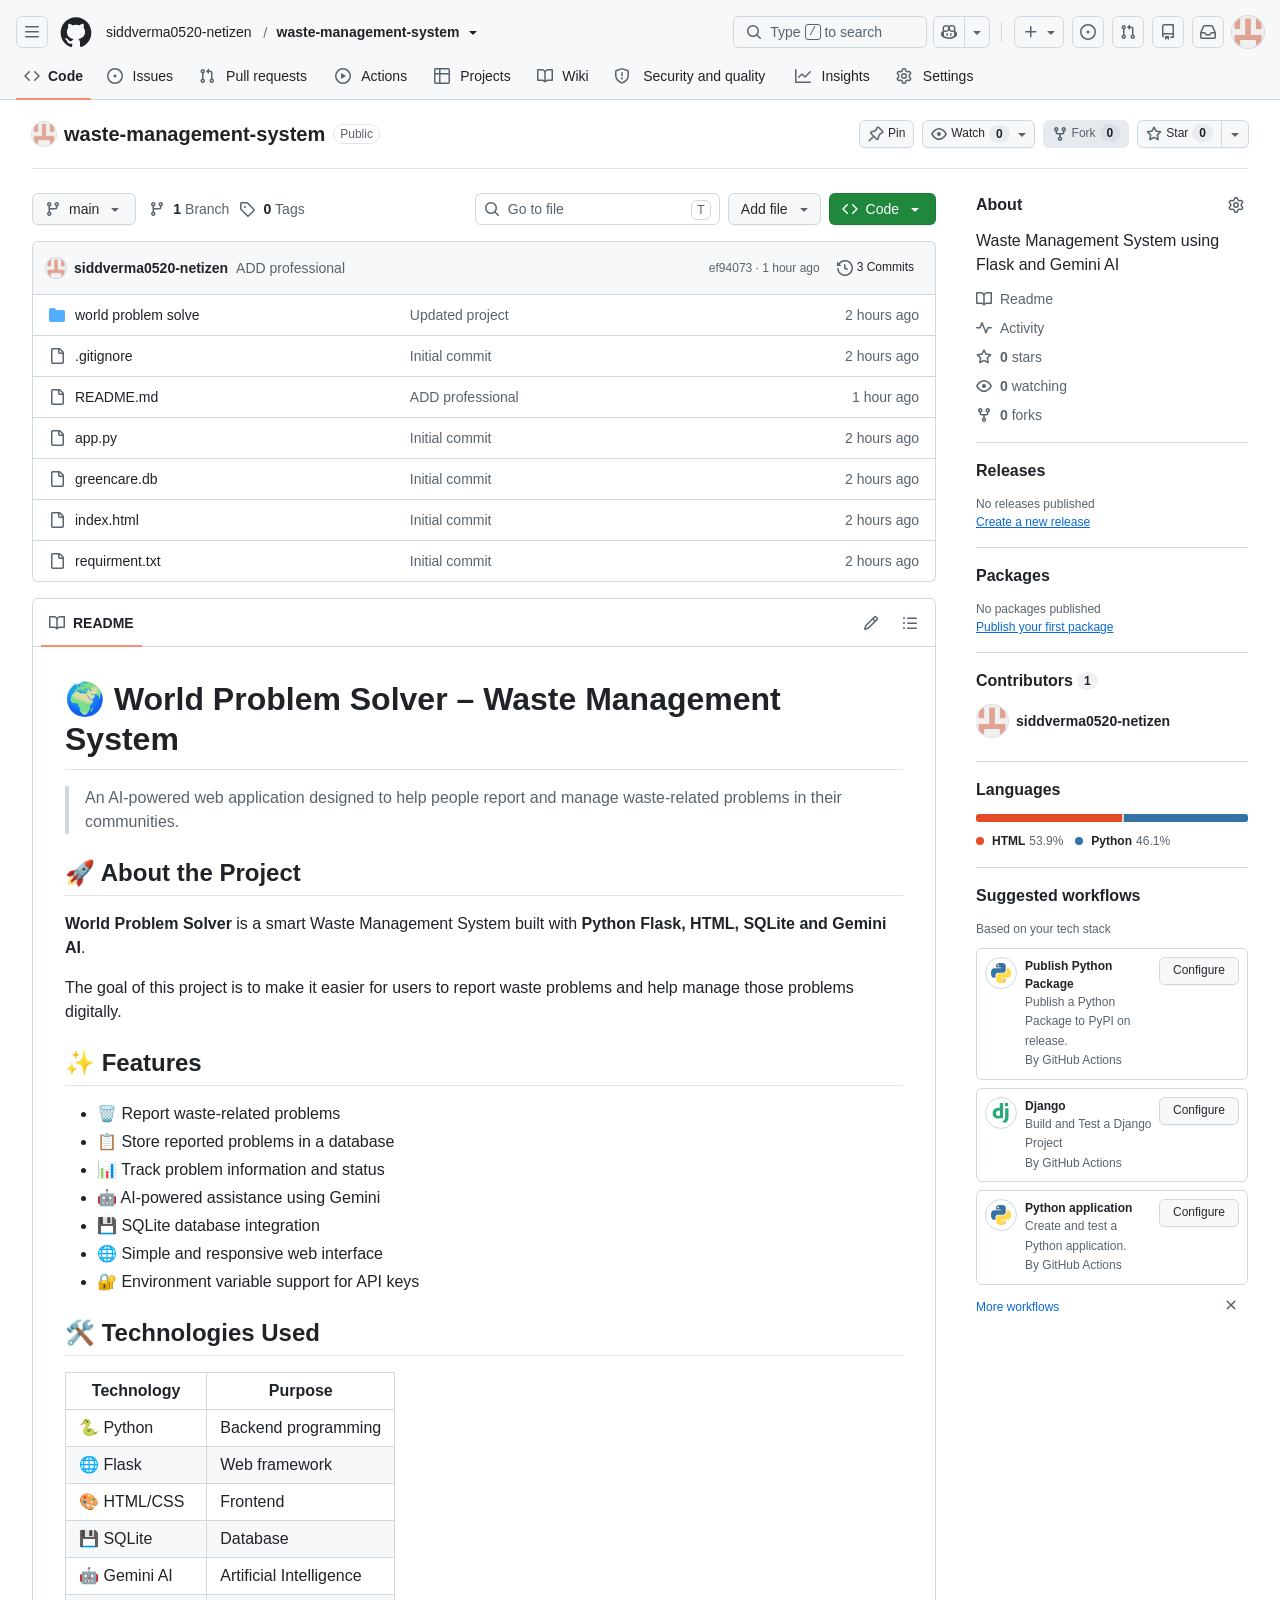
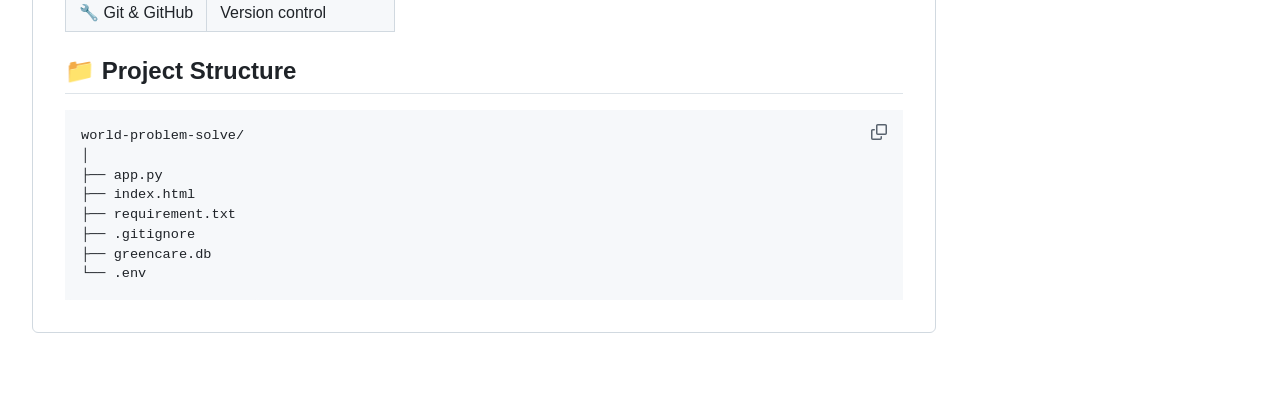
<file: world problem solve/index.html>
<!DOCTYPE html>
<!-- saved from url=(0074)https://github.com/siddverma0520-netizen/waste-management-system/tree/main -->
<html lang="en" data-color-mode="auto" data-light-theme="light" data-dark-theme="dark" data-a11y-animated-images="system" data-a11y-link-underlines="true" data-turbo-loaded="" class="js-focus-visible" data-js-focus-visible=""><head><meta http-equiv="Content-Type" content="text/html; charset=UTF-8"><style type="text/css">.turbo-progress-bar {
  position: fixed;
  display: block;
  top: 0;
  left: 0;
  height: 3px;
  background: #0076ff;
  z-index: 2147483647;
  transition:
    width 300ms ease-out,
    opacity 150ms 150ms ease-in;
  transform: translate3d(0, 0, 0);
}
</style><style>
:root {
  --fontStack-monospace: "Monaspace Neon", ui-monospace, SFMono-Regular, SF Mono, Menlo, Consolas, Liberation Mono, monospace !important;
}
</style>




  
    
  <link rel="dns-prefetch" href="https://github.githubassets.com/">
  <link rel="dns-prefetch" href="https://avatars.githubusercontent.com/">
  <link rel="dns-prefetch" href="https://github-cloud.s3.amazonaws.com/">
  <link rel="dns-prefetch" href="https://user-images.githubusercontent.com/">
  <link rel="preconnect" href="https://github.githubassets.com/" crossorigin="">
  <link rel="preconnect" href="https://avatars.githubusercontent.com/">

<script type="importmap">{"imports":{"react":"https://github.githubassets.com/assets/react-e27d1b3e03961e68.js","react-dom":"https://github.githubassets.com/assets/react-dom-e5fd46a22d5c4058.js","react-dom/client":"https://github.githubassets.com/assets/react-dom-client-1b4a3ee065998cea.js","react-is":"https://github.githubassets.com/assets/react-is-e0b593954b4706d8.js","react-reconciler":"https://github.githubassets.com/assets/react-reconciler-8e99e505c4429605.js","react/compiler-runtime":"https://github.githubassets.com/assets/react-compiler-runtime-4610bd6d3de9c049.js","react/jsx-dev-runtime":"https://github.githubassets.com/assets/react-jsx-dev-runtime-ea55d68667d559e5.js","react/jsx-runtime":"https://github.githubassets.com/assets/react-jsx-runtime-4915cb0f5b3aff04.js","scheduler":"https://github.githubassets.com/assets/scheduler-58b860b049ca307c.js"}}</script>
<meta name="react-profiling" content="0" data-turbo-transient="true">
<meta name="react-import-map" content="react,react-dom,react-dom/client,react-dom/profiling,react-is,react-reconciler,react/compiler-runtime,react/jsx-dev-runtime,react/jsx-runtime,scheduler@777f63f87cd0" data-turbo-track="reload">
<link crossorigin="anonymous" rel="modulepreload" href="https://github.githubassets.com/assets/react-e27d1b3e03961e68.js">
<link crossorigin="anonymous" rel="modulepreload" href="https://github.githubassets.com/assets/react-compiler-runtime-4610bd6d3de9c049.js">
<link crossorigin="anonymous" rel="modulepreload" href="https://github.githubassets.com/assets/scheduler-58b860b049ca307c.js">
<link crossorigin="anonymous" rel="modulepreload" href="https://github.githubassets.com/assets/react-dom-e5fd46a22d5c4058.js">
<link crossorigin="anonymous" rel="modulepreload" href="https://github.githubassets.com/assets/react-dom-client-1b4a3ee065998cea.js">
<link crossorigin="anonymous" rel="modulepreload" href="https://github.githubassets.com/assets/react-is-e0b593954b4706d8.js">
<link crossorigin="anonymous" rel="modulepreload" href="https://github.githubassets.com/assets/react-jsx-runtime-4915cb0f5b3aff04.js">
<link crossorigin="anonymous" rel="modulepreload" href="https://github.githubassets.com/assets/react-reconciler-8e99e505c4429605.js">

  


  <link crossorigin="anonymous" media="all" rel="stylesheet" href="./index_files/light-99f877e9ddfc0e51.css"><link crossorigin="anonymous" media="all" rel="stylesheet" href="./index_files/dark-79ad2ace604703b3.css"><link data-color-theme="light_high_contrast" crossorigin="anonymous" media="all" rel="stylesheet" data-href="https://github.githubassets.com/assets/light_high_contrast-48fdd0811afbab3c.css"><link data-color-theme="light_colorblind" crossorigin="anonymous" media="all" rel="stylesheet" data-href="https://github.githubassets.com/assets/light_colorblind-f4bf1142976e4bbf.css"><link data-color-theme="light_colorblind_high_contrast" crossorigin="anonymous" media="all" rel="stylesheet" data-href="https://github.githubassets.com/assets/light_colorblind_high_contrast-f661b49995ba0bd8.css"><link data-color-theme="light_tritanopia" crossorigin="anonymous" media="all" rel="stylesheet" data-href="https://github.githubassets.com/assets/light_tritanopia-0b38d22346321c92.css"><link data-color-theme="light_tritanopia_high_contrast" crossorigin="anonymous" media="all" rel="stylesheet" data-href="https://github.githubassets.com/assets/light_tritanopia_high_contrast-f1c62c9e70259b9f.css"><link data-color-theme="dark_high_contrast" crossorigin="anonymous" media="all" rel="stylesheet" data-href="https://github.githubassets.com/assets/dark_high_contrast-24484a076f02295f.css"><link data-color-theme="dark_colorblind" crossorigin="anonymous" media="all" rel="stylesheet" data-href="https://github.githubassets.com/assets/dark_colorblind-f50cacf0a86b9929.css"><link data-color-theme="dark_colorblind_high_contrast" crossorigin="anonymous" media="all" rel="stylesheet" data-href="https://github.githubassets.com/assets/dark_colorblind_high_contrast-e61d4f4ca17852c2.css"><link data-color-theme="dark_tritanopia" crossorigin="anonymous" media="all" rel="stylesheet" data-href="https://github.githubassets.com/assets/dark_tritanopia-39c10993d5603fac.css"><link data-color-theme="dark_tritanopia_high_contrast" crossorigin="anonymous" media="all" rel="stylesheet" data-href="https://github.githubassets.com/assets/dark_tritanopia_high_contrast-73236c840c0c7d90.css"><link data-color-theme="dark_dimmed" crossorigin="anonymous" media="all" rel="stylesheet" data-href="https://github.githubassets.com/assets/dark_dimmed-0de76f07cc035b10.css"><link data-color-theme="dark_dimmed_high_contrast" crossorigin="anonymous" media="all" rel="stylesheet" data-href="https://github.githubassets.com/assets/dark_dimmed_high_contrast-fd1500c8744e40d6.css">

  <style type="text/css">
    :root {
      --tab-size-preference: 4;
    }

    pre, code {
      tab-size: var(--tab-size-preference);
    }
  </style>

    <link crossorigin="anonymous" media="all" rel="stylesheet" href="./index_files/primer-primitives-ed9ca172356fd545.css">
    <link crossorigin="anonymous" media="all" rel="stylesheet" href="./index_files/primer-tailwind-compatible-ec7f30b2efac8de6.css">
    <link crossorigin="anonymous" media="all" rel="stylesheet" href="./index_files/global-54ba76e934a49d7c.css">
    <link crossorigin="anonymous" media="all" rel="stylesheet" href="./index_files/github-7338c07b3a07b8be.css">
    <link crossorigin="anonymous" media="all" rel="stylesheet" href="./index_files/tailwind-ae55fd5ac3da3ac0.css">
  <link crossorigin="anonymous" media="all" rel="stylesheet" href="./index_files/repository-11ee8a031c040c1a.css">
<link crossorigin="anonymous" media="all" rel="stylesheet" href="./index_files/code-2d56bdb0166c0238.css">

  

  <script type="application/json" id="client-env">{"locale":"en","featureFlags":["actions_enable_background_steps","actions_new_hosted_runner_image_select_sizes_and_versions","actions_workflow_language_service_allow_case_function","activity_diff_file_tree","activity_repos_file_tree","activity_repos_overview_header","activity_repos_overview_sidebar","agent_author_search_expansion","agent_author_search_expansion_ui_pulls","alternate_user_config_repo","async_conversion_coverage_enabled","billing_billable_licenses_cost_center_bucket_fix","billing_budget_expiration","billing_cost_center_list_assigned_resources","billing_discount_threshold_notification","ccr_implement_suggestion_refresh","code_quality_enablement_banner_targeting","code_quality_remove_preview","code_view_checks_live_updates","code_view_raf_sticky_lines","codemirror_inp_optimizations","codespaces_prebuild_region_target_update","coding_agent_third_party_model_ui","copilot_agent_snippy","copilot_api_agentic_issue_marshal_yaml","copilot_automation_repo_mcp_servers","copilot_automations_pagination","copilot_base_model_policy_row","copilot_chat_auto_mode_v2","copilot_chat_clear_model_selection_for_default_change","copilot_chat_disable_model_picker_while_streaming","copilot_chat_increase_token_padding","copilot_chat_vision_dotcom_chat_ga_gate","copilot_css_textarea_autosize","copilot_custom_copilots","copilot_custom_copilots_feature_preview","copilot_duplicate_thread","copilot_extensions_removal_on_marketplace","copilot_fix_failed_workflows_all_skus","copilot_hide_hovercard","copilot_immersive_task_hyperlinking","copilot_issue_list_show_more","copilot_mc_cli_resume_any_users_task","copilot_mission_control_agent_merge_fix_ci","copilot_mission_control_agent_merge_resolve_conflicts","copilot_mission_control_early_stop","copilot_mission_control_managed_sandbox_environments","copilot_mission_control_needs_attention","copilot_mission_control_reasoning_effort","copilot_mission_control_sandbox_remote_bypass","copilot_mission_control_task_alive_updates","copilot_mission_control_task_sharing","copilot_org_policy_page_focus_mode","copilot_share_active_subthread","copilot_spaces_ga","copilot_spaces_individual_policies_ga","copilot_swe_agent_authorization_status_ui","copilot_swe_agent_automation_resource_scoped_writes","copilot_swe_agent_hide_model_picker_if_only_auto","copilot_swe_agent_issue_comment_trigger","copilot_swe_agent_pr_comment_model_picker","copilot_swe_agent_pull_request_comment_trigger","copilot_swe_agent_pull_request_merged_trigger","copilot_swe_agent_pull_request_opened_trigger","copilot_swe_agent_pull_request_synchronize_trigger","copilot_swe_agent_use_subagents","copilot_task_api_github_rest_style","copilot_task_scoped_alive_channel","copilot_token_based_billing","copilot_unconfigured_is_inherited","copilot_user_can_upgrade_plan_field","copilot_workbench_sunset_redirect","dashboard_indexeddb_caching","dashboard_lists_max_age_filter","dashboard_universe_2025","dashboard_universe_2025_feedback_dialog","datadog_rum","fgpat_permissions_selector_redesign","glc_code_quality_repo_settings_workflow_config","hyperspace_2025_logged_out_batch_1","hyperspace_2025_logged_out_batch_2","hyperspace_2025_logged_out_batch_3","in_product_messaging_datadog_monitoring","ipm_ubb_individual_budget_banner","issue_fields_multi_select","issue_inline_avatars","issue_pinned_views","issue_pinned_views_team_vs_personal","issue_relative_time_micro","issues_dashboard_sso_structured_errors","issues_expanded_file_types","issues_hide_closed_sub_issues","issues_index_data_router","issues_index_data_router_preheating","issues_index_query_persistence","issues_lazy_load_comment_box_suggestions","issues_react_chrome_container_query_fix","issues_react_include_bots_in_pickers","issues_react_ui_feedback","labels_archiving","labels_archiving_info","landing_pages_ninetailed","lifecycle_label_name_updates","marketing_cookie_consent_banner","marketing_pages_search_explore_provider","memex_default_issue_create_repository","memex_live_update_hovercard","memex_mwl_filter_field_delimiter","memex_remove_deprecated_type_issue","memex_roadmap_drag_style","merge_queue_restricted_pushers_warning","merge_status_header_feedback","mergeability_refetch_dedupe","milestone_closed_issues_prioritization","octocaptcha_origin_optimization","pr_sfv_new_diff_fetch","primer_react_css_anchor_positioning","primer_react_merged_forwarded_refs","prs_copilot_app_open_action","prs_css_anchor_positioning","prs_docked_comments_replies","prs_thread_reply_as_primary_action","prs_timeline_filters","prx_files","pull_request_copilot_attribution_header","pull_request_files_virtualization","pull_request_overview_panel_edit_description","pull_request_persister","pull_request_stacks_feedback_dialog","pull_request_virtualization_image_estimate","pull_request_virtualization_loader_batching","pull_request_virtualization_scroll_compensation","pull_request_virtualization_scroll_intent","quick_search_lazy_suggestions","react_blob_isolate_code_lines","react_blob_overlay","react_blob_ssr_content_visibility","react_data_router_tanstack_allowed","react_query_props_with_key","react_sandbox_future_tanstack","repo_app_turbo","repo_issues_sidebar_layout","repo_pulls_dashboard_declutter","repo_pulls_dashboard_ga","repo_pulls_dashboard_persistence","repo_pulls_dashboard_sidebar_links","repo_pulls_dashboard_surface","repos_contributors_limited_default_range","repository_suggester_elastic_search","review_involves_filter","rule_ignored_file_paths","rulesets_actor_list_editor","sample_network_conn_type","sanitize_preset_math_renderer","security_center_artifact_filters_popover","see_who_reacted","semantic_similarity_duplicate_issue_detection","session_logs_ungroup_reasoning_text","set_sha256_on_repo_creation_form","site_banner_desktop_copilot_app","site_ghca_pixel_mona","site_github_app_ga_page","site_github_app_ga_page_highlight","site_github_app_mobile_native_share","site_global_banner_dev_days_attendee","site_global_banner_learn_copilot_sdk","site_global_nav_spark_models_removed","speculation_rules_ui_service","suggest_custom_property_values_copilot","suppress_automated_browser_vitals","swp_forms_disable_octocaptcha","thread_resolution_reason","track_notifications_settings_usage","ui_route_code_view","ui_route_repos","unified_batch_pr_comments","universe26_banners_septsession","update_issue_suggestions","viewscreen_sandbox","warn_inaccessible_attachments","webp_support","workstream_plugin_bootstrap"],"login":"siddverma0520-netizen","githubDomain":"https://github.com","copilotApiOverrideUrl":"https://api.individual.githubcopilot.com","cmcApiUrl":"https://api.github.com/cmc_internal/api"}</script>
<script type="application/json" id="datadog-rum-config">{"version":1,"applicationId":"851db457-c3a9-463b-b2e5-906d1ef37118","clientToken":"[base64]","site":"datadoghq.com","service":"github-ui","env":"production","proxyUrl":"https://api.github.com/_private/browser/rum","sessionSampleRate":100.0,"profilingSampleRate":5.0}</script>
<link crossorigin="anonymous" rel="modulepreload" href="https://github.githubassets.com/assets/wp-runtime-0e49c1df2aa5ecb0.js">
<link crossorigin="anonymous" rel="modulepreload" href="https://github.githubassets.com/assets/app-foundation-69691b300d797200.js">
<link crossorigin="anonymous" rel="modulepreload" href="https://github.githubassets.com/assets/app-runtime-9d34ae1c49571756.js">
<link crossorigin="anonymous" rel="modulepreload" href="https://github.githubassets.com/assets/fetch-utilities-4b62182bc6e3c348.js">
<link crossorigin="anonymous" rel="modulepreload" href="https://github.githubassets.com/assets/ser-91fba67ac4479923.js">
<link crossorigin="anonymous" rel="modulepreload" href="https://github.githubassets.com/assets/tp-18fbcd3be071aa02.js">
<script crossorigin="anonymous" type="module" src="./index_files/environment-a359b8248458b195.js.download" defer="defer"></script>
<link crossorigin="anonymous" media="all" rel="stylesheet" href="./index_files/app-runtime.c97ea7e7b9bd7544.module.css">
<link crossorigin="anonymous" rel="modulepreload" href="https://github.githubassets.com/assets/catalyst-86a8f5de995615f8.js">
<link crossorigin="anonymous" rel="modulepreload" href="https://github.githubassets.com/assets/selector-observer-e88088f989b27670.js">
<link crossorigin="anonymous" rel="modulepreload" href="https://github.githubassets.com/assets/relative-time-element-fa0968675d128a19.js">
<link crossorigin="anonymous" rel="modulepreload" href="https://github.githubassets.com/assets/by-6b3c07383371bf58.js">
<link crossorigin="anonymous" rel="modulepreload" href="https://github.githubassets.com/assets/ja9-36f036c13c2e3a4c.js">
<link crossorigin="anonymous" rel="modulepreload" href="https://github.githubassets.com/assets/kwb-985b266c34021458.js">
<link crossorigin="anonymous" rel="modulepreload" href="https://github.githubassets.com/assets/r1-b075aab3204f32f9.js">
<link crossorigin="anonymous" rel="modulepreload" href="https://github.githubassets.com/assets/jz5-7c5d1669717041f8.js">
<link crossorigin="anonymous" rel="modulepreload" href="https://github.githubassets.com/assets/hj-5126390ff433704d.js">
<link crossorigin="anonymous" rel="modulepreload" href="https://github.githubassets.com/assets/j05-1b324859b9512e2d.js">
<script crossorigin="anonymous" type="module" src="./index_files/github-elements-e4ee10801f020844.js.download" defer="defer"></script>
<script crossorigin="anonymous" type="module" src="./index_files/element-registry-6f4474a7d43d9827.js.download" defer="defer"></script>
<link crossorigin="anonymous" rel="modulepreload" href="https://github.githubassets.com/assets/runtime-helpers-5ca1e1883536e092.js">
<link crossorigin="anonymous" rel="modulepreload" href="https://github.githubassets.com/assets/aria-live-edd4f18194230d9e.js">
<link crossorigin="anonymous" rel="modulepreload" href="https://github.githubassets.com/assets/hotkey-5109c77d7ac61078.js">
<link crossorigin="anonymous" rel="modulepreload" href="https://github.githubassets.com/assets/react-core-682155419c984691.js">
<link crossorigin="anonymous" rel="modulepreload" href="https://github.githubassets.com/assets/a9-059e9811745f26d7.js">
<link crossorigin="anonymous" rel="modulepreload" href="https://github.githubassets.com/assets/ur-024971cb63acad59.js">
<link crossorigin="anonymous" rel="modulepreload" href="https://github.githubassets.com/assets/4t-364e19c63d726e9a.js">
<link crossorigin="anonymous" rel="modulepreload" href="https://github.githubassets.com/assets/6ny-c969fbae697a356f.js">
<link crossorigin="anonymous" rel="modulepreload" href="https://github.githubassets.com/assets/yhq-3a209035a30b1a09.js">
<link crossorigin="anonymous" rel="modulepreload" href="https://github.githubassets.com/assets/z1v-da5b33b877bfa358.js">
<link crossorigin="anonymous" rel="modulepreload" href="https://github.githubassets.com/assets/wo-8044e1bac6e0c328.js">
<link crossorigin="anonymous" rel="modulepreload" href="https://github.githubassets.com/assets/9y-cd2a0ff87351e9aa.js">
<link crossorigin="anonymous" rel="modulepreload" href="https://github.githubassets.com/assets/j0-41a4cf04cbd99503.js">
<link crossorigin="anonymous" rel="modulepreload" href="https://github.githubassets.com/assets/0p-81491ed0d9d666e2.js">
<script crossorigin="anonymous" type="module" src="./index_files/behaviors-977c6a1b2eb46b3a.js.download" defer="defer"></script>
<link crossorigin="anonymous" media="all" rel="stylesheet" href="./index_files/react-core.4a0933a4f8e47de3.module.css">
<link crossorigin="anonymous" rel="modulepreload" href="https://github.githubassets.com/assets/n9c-16e227ac48072d2b.js">
<script crossorigin="anonymous" type="module" src="./index_files/codespaces-a9374a94ead0a20a.js.download" defer="defer"></script>
<link crossorigin="anonymous" rel="modulepreload" href="https://github.githubassets.com/assets/ic-991f04433f366e7b.js">
<script crossorigin="anonymous" type="module" src="./index_files/repositories-7243791087a08cd7.js.download" defer="defer"></script>
<script crossorigin="anonymous" type="module" src="./index_files/code-menu-00f9fbe67c82e2c4.js.download" defer="defer"></script>
  
  <link crossorigin="anonymous" rel="modulepreload" href="https://github.githubassets.com/assets/primer-react-266c7f3600a53b8a.js">
<link crossorigin="anonymous" rel="modulepreload" href="https://github.githubassets.com/assets/ncx-9a860680a5f230b9.js">
<link crossorigin="anonymous" rel="modulepreload" href="https://github.githubassets.com/assets/j6-363f0ebf4f62f310.js">
<link crossorigin="anonymous" rel="modulepreload" href="https://github.githubassets.com/assets/t7l-bf6f21d7e7a43c35.js">
<link crossorigin="anonymous" rel="modulepreload" href="https://github.githubassets.com/assets/4u-3fb51fd5b58f1705.js">
<link crossorigin="anonymous" rel="modulepreload" href="https://github.githubassets.com/assets/ws-f1530f278b2b86e5.js">
<link crossorigin="anonymous" rel="modulepreload" href="https://github.githubassets.com/assets/s07-40c12c0b9c65754d.js">
<link crossorigin="anonymous" rel="modulepreload" href="https://github.githubassets.com/assets/n4u-6317ce1c31aed1db.js">
<link crossorigin="anonymous" rel="modulepreload" href="https://github.githubassets.com/assets/j8-275aa078fdc35661.js">
<link crossorigin="anonymous" rel="modulepreload" href="https://github.githubassets.com/assets/la-d2cd96f070e6b52a.js">
<link crossorigin="anonymous" rel="modulepreload" href="https://github.githubassets.com/assets/wb-7be2a2dbb2126c50.js">
<link crossorigin="anonymous" rel="modulepreload" href="https://github.githubassets.com/assets/u4s-e1b03c520769e58b.js">
<link crossorigin="anonymous" rel="modulepreload" href="https://github.githubassets.com/assets/ad7-a8f276eb7d45b3e8.js">
<link crossorigin="anonymous" rel="modulepreload" href="https://github.githubassets.com/assets/w4-b7e7b91d8bc34ed2.js">
<link crossorigin="anonymous" rel="modulepreload" href="https://github.githubassets.com/assets/ojg-6604ac9ae112ae6a.js">
<link crossorigin="anonymous" rel="modulepreload" href="https://github.githubassets.com/assets/gzu-b0e631d87d54c83d.js">
<link crossorigin="anonymous" rel="modulepreload" href="https://github.githubassets.com/assets/bi0-a78ba744687848c2.js">
<link crossorigin="anonymous" rel="modulepreload" href="https://github.githubassets.com/assets/on-898389fbf97246b6.js">
<link crossorigin="anonymous" rel="modulepreload" href="https://github.githubassets.com/assets/b1-a53093be1dda5853.js">
<link crossorigin="anonymous" rel="modulepreload" href="https://github.githubassets.com/assets/0l5-d2057e622f6442d6.js">
<link crossorigin="anonymous" rel="modulepreload" href="https://github.githubassets.com/assets/c2z-c10e51960850b47e.js">
<link crossorigin="anonymous" rel="modulepreload" href="https://github.githubassets.com/assets/f9-038758dcbfe08dab.js">
<link crossorigin="anonymous" rel="modulepreload" href="https://github.githubassets.com/assets/sp-741a59f220bc8fca.js">
<link crossorigin="anonymous" rel="modulepreload" href="https://github.githubassets.com/assets/0k-b7df0a74912a42bf.js">
<link crossorigin="anonymous" rel="modulepreload" href="https://github.githubassets.com/assets/og-72a377e4a14147a1.js">
<link crossorigin="anonymous" rel="modulepreload" href="https://github.githubassets.com/assets/b9-4fd36ab02c30bf52.js">
<link crossorigin="anonymous" rel="modulepreload" href="https://github.githubassets.com/assets/ec-cbba6ef3015afe55.js">
<link crossorigin="anonymous" rel="modulepreload" href="https://github.githubassets.com/assets/dsj-cb1e4ddbce4f007b.js">
<link crossorigin="anonymous" rel="modulepreload" href="https://github.githubassets.com/assets/du-9695d8032ef894d8.js">
<link crossorigin="anonymous" rel="modulepreload" href="https://github.githubassets.com/assets/20-0591acfe230f4c33.js">
<link crossorigin="anonymous" rel="modulepreload" href="https://github.githubassets.com/assets/ql0-d154b9935a526802.js">
<link crossorigin="anonymous" rel="modulepreload" href="https://github.githubassets.com/assets/wp-9f5235d335ab624b.js">
<link crossorigin="anonymous" rel="modulepreload" href="https://github.githubassets.com/assets/gc4-2487b0aac2401bb1.js">
<link crossorigin="anonymous" rel="modulepreload" href="https://github.githubassets.com/assets/uwi-5f891f97d90c7d42.js">
<link crossorigin="anonymous" rel="modulepreload" href="https://github.githubassets.com/assets/th-5bd53302e6db9640.js">
<link crossorigin="anonymous" rel="modulepreload" href="https://github.githubassets.com/assets/7cw-bd83282679153bed.js">
<link crossorigin="anonymous" rel="modulepreload" href="https://github.githubassets.com/assets/1h-21d80ca86288dc09.js">
<link crossorigin="anonymous" rel="modulepreload" href="https://github.githubassets.com/assets/hrn-4ce15d4b78df776c.js">
<link crossorigin="anonymous" rel="modulepreload" href="https://github.githubassets.com/assets/8u-60a1b724e3da8ce5.js">
<link crossorigin="anonymous" rel="modulepreload" href="https://github.githubassets.com/assets/40-0b2be0da8366d3b3.js">
<link crossorigin="anonymous" rel="modulepreload" href="https://github.githubassets.com/assets/y8-e5d822e97df8fa57.js">
<link crossorigin="anonymous" rel="modulepreload" href="https://github.githubassets.com/assets/xc-065e7847e4da513d.js">
<link crossorigin="anonymous" rel="modulepreload" href="https://github.githubassets.com/assets/7o-1da8cccac226f750.js">
<script crossorigin="anonymous" type="module" src="./index_files/code-view-f7b7e5091894b9db.js.download" defer="defer"></script>
<link crossorigin="anonymous" media="all" rel="stylesheet" href="./index_files/primer-react-css.46296dcf75e7a0b0.module.css">
<link crossorigin="anonymous" media="all" rel="stylesheet" href="./index_files/ql0.bdd6be015c087bbc.module.css">
<link crossorigin="anonymous" media="all" rel="stylesheet" href="./index_files/1h.89f839adbc6b191e.module.css">
<link crossorigin="anonymous" media="all" rel="stylesheet" href="./index_files/xc.877a51df9233c9c4.module.css">
<link crossorigin="anonymous" media="all" rel="stylesheet" href="./index_files/7o.472d89161e62ff5e.module.css">
<link crossorigin="anonymous" media="all" rel="stylesheet" href="./index_files/code-view.c5281348d4ac30cb.module.css">


  <title>siddverma0520-netizen/waste-management-system: Waste Management System using Flask and Gemini AI</title>



  <meta name="route-pattern" content="/:user_id/:repository/tree/*name(/*path)" data-turbo-transient="">
  <meta name="route-controller" content="files" data-turbo-transient="">
  <meta name="route-action" content="disambiguate" data-turbo-transient="">
  <meta name="fetch-nonce" content="v2:06ab20b6-122e-c5e7-affd-63e3a423ca1f">

    
  <meta name="current-catalog-service-hash" content="f3abb0cc802f3d7b95fc8762b94bdcb13bf39634c40c357301c4aa1d67a256fb">


  <meta name="request-id" content="F79A:112B3C:481F67:5D1C6E:6ABDD630" data-turbo-transient="true"><meta name="html-safe-nonce" content="7fb7d1ad74525570be4ebf989dbd92e356b430f7ffac14707193e61c7567699a" data-turbo-transient="true"><meta name="visitor-payload" content="[base64]" data-turbo-transient="true"><meta name="visitor-hmac" content="e573b5d49038808f3549b30cec44ce4f37e4224b268d46f08493265cb375d06f" data-turbo-transient="true">


    <meta name="hovercard-subject-tag" content="repository:1398228949" data-turbo-transient="">


  <meta name="github-keyboard-shortcuts" content="repository,source-code,file-tree,copilot" data-turbo-transient="true">
  

  <meta name="selected-link" value="repo_source" data-turbo-transient="">
  <link rel="assets" href="https://github.githubassets.com/">

    <meta name="google-site-verification" content="Apib7-x98H0j5cPqHWwSMm6dNU4GmODRoqxLiDzdx9I">

<meta name="octolytics-url" content="https://collector.github.com/github/collect"><meta name="octolytics-actor-id" content="333058271"><meta name="octolytics-actor-login" content="siddverma0520-netizen"><meta name="octolytics-actor-hash" content="1a26819507b2f86c2bf9117ee4e5a2b6aace8df2d6ada7d1f01badd78f6c877e">





  <meta name="analytics-location" content="/&lt;user-name&gt;/&lt;repo-name&gt;" data-turbo-transient="true">

  




    <meta name="user-login" content="siddverma0520-netizen">

  <link rel="sudo-modal" href="https://github.com/sessions/sudo_modal">

    <meta name="viewport" content="width=device-width">

    

      <meta name="description" content="Waste Management System using Flask and Gemini AI. Contribute to siddverma0520-netizen/waste-management-system development by creating an account on GitHub.">

      <link rel="search" type="application/opensearchdescription+xml" href="https://github.com/opensearch.xml" title="GitHub">

    <link rel="fluid-icon" href="https://github.com/fluidicon.png" title="GitHub">
    <meta property="fb:app_id" content="1401488693436528">
    <meta name="apple-itunes-app" content="app-id=1477376905, app-argument=https://github.com/siddverma0520-netizen/waste-management-system/tree/main">

      <meta name="twitter:image" content="https://opengraph.githubassets.com/71317ff189fe40005d008d31356db223176b2d6730bd294e1e26684dba6cdd69/siddverma0520-netizen/waste-management-system"><meta name="twitter:site" content="@github"><meta name="twitter:card" content="summary_large_image"><meta name="twitter:title" content="siddverma0520-netizen/waste-management-system: Waste Management System using Flask and Gemini AI"><meta name="twitter:description" content="Waste Management System using Flask and Gemini AI. Contribute to siddverma0520-netizen/waste-management-system development by creating an account on GitHub.">
  <meta property="og:image" content="https://opengraph.githubassets.com/71317ff189fe40005d008d31356db223176b2d6730bd294e1e26684dba6cdd69/siddverma0520-netizen/waste-management-system"><meta property="og:image:alt" content="Waste Management System using Flask and Gemini AI. Contribute to siddverma0520-netizen/waste-management-system development by creating an account on GitHub."><meta property="og:image:width" content="1200"><meta property="og:image:height" content="600"><meta property="og:site_name" content="GitHub"><meta property="og:type" content="object"><meta property="og:title" content="siddverma0520-netizen/waste-management-system: Waste Management System using Flask and Gemini AI"><meta property="og:url" content="https://github.com/siddverma0520-netizen/waste-management-system"><meta property="og:description" content="Waste Management System using Flask and Gemini AI. Contribute to siddverma0520-netizen/waste-management-system development by creating an account on GitHub.">
  


      <link rel="shared-web-socket" href="wss://alive.github.com/_sockets/u/333058271/ws?session=eyJ2IjoiVjMiLCJ1IjozMzMwNTgyNzEsInMiOjIzMjgzMTM5MTIsImMiOjMxNzI0NzE1NywidCI6MTc5MDgyNjA0Nn0=--0cd5660c7877775706583881ee62c291dde1fd4197a46e079f863b33f3502a7c" data-refresh-url="/_alive" data-session-id="2a7d9e887a2c85bbebdd09140d0a9f4e286c9b9572f0758871325c9d7cf911ca">

      <link rel="service-worker-src" href="https://github.com/assets-cdn/worker/service-worker-1ad653f1b6189cb7.js?current_user=siddverma0520-netizen&amp;errors_url=https%3A%2F%2Fapi.github.com%2F_private%2Fbrowser%2Ferrors&amp;release=a6415d5eea580698e65fbbdad6c9be1802b92c99&amp;actor_id=333058271&amp;is_staff=false&amp;issues_index_data_router=1&amp;issue_viewer_data_router=0&amp;analytics_collector_url=https%3A%2F%2Fcollector.github.com%2Fgithub%2Fcollect">

      <meta name="hostname" content="github.com">


      <meta name="keyboard-shortcuts-preference" content="all">
      <meta name="hovercards-preference" content="true">
      <meta name="announcement-preference-hovercard" content="true">

        <meta name="expected-hostname" content="github.com">


  <meta http-equiv="x-pjax-version" content="dd5de3365023d0cbaaf8dec4cddf61285ce1d76e85a7238b067126cfa9adedf5" data-turbo-track="reload">
  <meta http-equiv="x-pjax-csp-version" content="c4a65e47b0c850e1157ae8e66298070851d7e3b558038de5a3b4ff7a93e630ed" data-turbo-track="reload">
  <meta http-equiv="x-pjax-css-version" content="4e64a97e5e886e99bcf47a5adeecf4c238f1ab18ffbc37e890c65003e5c96056" data-turbo-track="reload">
  <meta http-equiv="x-pjax-js-version" content="d941649ca8db31bbd6c69866a87912756f4249a634d89936ec55759419faf660" data-turbo-track="reload">

  <meta name="turbo-cache-control" content="no-preview" data-turbo-transient="">

      <meta name="turbo-cache-control" content="no-cache" data-turbo-transient="">

    <meta data-hydrostats="publish">

  <meta name="go-import" content="github.com/siddverma0520-netizen/waste-management-system git https://github.com/siddverma0520-netizen/waste-management-system.git">

  <meta name="octolytics-dimension-user_id" content="333058271"><meta name="octolytics-dimension-user_login" content="siddverma0520-netizen"><meta name="octolytics-dimension-repository_id" content="1398228949"><meta name="octolytics-dimension-repository_nwo" content="siddverma0520-netizen/waste-management-system"><meta name="octolytics-dimension-repository_public" content="true"><meta name="octolytics-dimension-repository_is_fork" content="false"><meta name="octolytics-dimension-repository_network_root_id" content="1398228949"><meta name="octolytics-dimension-repository_network_root_nwo" content="siddverma0520-netizen/waste-management-system">
  <meta name="current-repo-nwo" content="siddverma0520-netizen/waste-management-system">



    

    <meta name="turbo-body-classes" content="logged-in env-production page-responsive text-rendering-optimize-speed">
  <meta name="disable-turbo" content="false">


  <meta name="browser-stats-url" content="https://api.github.com/_private/browser/stats">


  <meta name="browser-errors-url" content="https://api.github.com/_private/browser/errors">

  <meta name="release" content="a6415d5eea580698e65fbbdad6c9be1802b92c99" data-turbo-track="reload">
  <meta name="ui-target" content="full">

  <link rel="mask-icon" href="https://github.githubassets.com/assets/pinned-octocat-093da3e6fa40.svg" color="#000000">
  <link rel="alternate icon" class="js-site-favicon" type="image/png" href="https://github.githubassets.com/favicons/favicon.png">
  <link rel="icon" class="js-site-favicon" type="image/svg+xml" href="https://github.githubassets.com/favicons/favicon.svg" data-base-href="https://github.githubassets.com/favicons/favicon">

<meta name="theme-color" content="#1e2327">
<meta name="color-scheme" content="light dark">


  <link rel="manifest" href="https://github.com/manifest.json" crossorigin="use-credentials">

  <link rel="stylesheet" type="text/css" href="./index_files/kq9.8ad2074125dec7f9.module.css" crossorigin="anonymous"><link rel="stylesheet" type="text/css" href="./index_files/bv.5b4715ff20f105b2.module.css" crossorigin="anonymous"><link rel="stylesheet" type="text/css" href="./index_files/u2l.dafbf6f2ee8d9e14.module.css" crossorigin="anonymous"><meta name="github-code-view-meta-stats" id="github-code-view-meta-stats" data-hydrostats="publish"><link rel="stylesheet" type="text/css" href="./index_files/5j.552f29910a801124.module.css" crossorigin="anonymous"><link rel="stylesheet" type="text/css" href="./index_files/5r.aae84376abc656a1.module.css" crossorigin="anonymous"><link rel="stylesheet" type="text/css" href="./index_files/0l.5dc0ebbca53620b2.module.css" crossorigin="anonymous"><link rel="stylesheet" type="text/css" href="./index_files/fg.2616179aabbabe22.module.css" crossorigin="anonymous"><link rel="stylesheet" type="text/css" href="./index_files/m4.fec39dd01b1bfcab.module.css" crossorigin="anonymous"><link rel="stylesheet" type="text/css" href="./index_files/29.d55ed336d79f0913.module.css" crossorigin="anonymous"><link rel="stylesheet" type="text/css" href="./index_files/44.577ee944a2e3acc1.module.css" crossorigin="anonymous"><link rel="stylesheet" type="text/css" href="./index_files/01.489d51c8f6e18f7e.module.css" crossorigin="anonymous"><link rel="stylesheet" type="text/css" href="./index_files/u.d7bdfb98b5635c5f.module.css" crossorigin="anonymous"><link rel="stylesheet" type="text/css" href="./index_files/gq.d94644ccf6921768.module.css" crossorigin="anonymous"><link rel="stylesheet" type="text/css" href="./index_files/v.8df3b7f51c694b9a.module.css" crossorigin="anonymous"><link rel="stylesheet" type="text/css" href="./index_files/qt.3d45b7afb811d5e4.module.css" crossorigin="anonymous"><link rel="stylesheet" type="text/css" href="./index_files/u4.80c16aa364c36f2d.module.css" crossorigin="anonymous"><link rel="stylesheet" type="text/css" href="./index_files/ev.b2c010fedef29af1.module.css" crossorigin="anonymous"><link rel="stylesheet" type="text/css" href="./index_files/l.6a8a0ae3610135fe.module.css" crossorigin="anonymous"><link rel="stylesheet" type="text/css" href="./index_files/q.d5f056c7a1054742.module.css" crossorigin="anonymous"><link rel="stylesheet" type="text/css" href="./index_files/2k.b471314c8c3e8c10.module.css" crossorigin="anonymous"><link rel="stylesheet" type="text/css" href="./index_files/s.f6917eab64067c42.module.css" crossorigin="anonymous"><link rel="stylesheet" type="text/css" href="./index_files/l54.bdbedae52e46db2f.module.css" crossorigin="anonymous"><link rel="stylesheet" type="text/css" href="./index_files/yj.b2bf58cfba884626.module.css" crossorigin="anonymous"></head>

  <body class="logged-in env-production page-responsive text-rendering-optimize-speed" style="word-wrap: break-word;">
    <div data-turbo-body="" class="logged-in env-production page-responsive text-rendering-optimize-speed" style="word-wrap: break-word;">
      <div id="__primerPortalRoot__" style="z-index: 1000; position: absolute; width: 100%;" data-turbo-permanent=""></div>
      

    <div class="position-relative header-wrapper js-header-wrapper ">
      <a href="https://github.com/siddverma0520-netizen/waste-management-system/tree/main#start-of-content" data-skip-target-assigned="false" class="tmp-p-3 color-bg-accent-emphasis color-fg-on-emphasis show-on-focus js-skip-to-content">Skip to content</a>

      <span data-view-component="true" class="progress-pjax-loader Progress position-fixed width-full">
    <span style="width: 0%;" data-view-component="true" class="Progress-item progress-pjax-loader-bar left-0 top-0 color-bg-accent-emphasis"></span>
</span>      
      <link crossorigin="anonymous" rel="modulepreload" href="https://github.githubassets.com/assets/l7j-2ddd8b435dadae28.js" fetchpriority="low">
<link crossorigin="anonymous" rel="modulepreload" href="https://github.githubassets.com/assets/keyboard-shortcuts-dialog-6de85417e41f0bdf.js" fetchpriority="low">
<link crossorigin="anonymous" media="all" rel="stylesheet" href="./index_files/primer-react-css.46296dcf75e7a0b0.module.css">
<link crossorigin="anonymous" media="all" rel="stylesheet" href="./index_files/keyboard-shortcuts-dialog.4606137fb4c2f31b.module.css">

<react-partial partial-name="keyboard-shortcuts-dialog" data-ssr="false" data-attempted-ssr="false" data-react-profiling="false" data-catalyst="" class="loaded">
  
  <script type="application/json" data-target="react-partial.embeddedData">{"props":{"docsUrl":"https://docs.github.com/get-started/accessibility/keyboard-shortcuts"}}</script>
  <div data-target="react-partial.reactRoot"><div class="d-none"></div></div>
</react-partial>





      

          <link crossorigin="anonymous" rel="modulepreload" href="https://github.githubassets.com/assets/pw-4f91498888595802.js" fetchpriority="low">
<link crossorigin="anonymous" rel="modulepreload" href="https://github.githubassets.com/assets/app-install-banner-partial-ecd579ea449cb473.js" fetchpriority="low">
<link crossorigin="anonymous" media="all" rel="stylesheet" href="./index_files/primer-react-css.46296dcf75e7a0b0.module.css">
<link crossorigin="anonymous" media="all" rel="stylesheet" href="./index_files/app-install-banner-partial.81263d4d2d708dba.module.css">

<react-partial partial-name="app-install-banner-partial" data-ssr="false" data-attempted-ssr="false" data-react-profiling="false" data-catalyst="" class="loaded">
  
  <script type="application/json" data-target="react-partial.embeddedData">{"props":{}}</script>
  <div data-target="react-partial.reactRoot"></div>
</react-partial>


          

                  <link crossorigin="anonymous" rel="modulepreload" href="https://github.githubassets.com/assets/8t-354981527b09ffac.js" fetchpriority="low">
<link crossorigin="anonymous" rel="modulepreload" href="https://github.githubassets.com/assets/dh-b2f3762e16cb5f15.js" fetchpriority="low">
<link crossorigin="anonymous" rel="modulepreload" href="https://github.githubassets.com/assets/ry-9d5893b8c8da59ee.js" fetchpriority="low">
<link crossorigin="anonymous" rel="modulepreload" href="https://github.githubassets.com/assets/2d5-0086723cb0da6f11.js" fetchpriority="low">
<link crossorigin="anonymous" rel="modulepreload" href="https://github.githubassets.com/assets/mc-ca85f77d24bb7fac.js" fetchpriority="low">
<link crossorigin="anonymous" rel="modulepreload" href="https://github.githubassets.com/assets/dgq-94d457d3e06b774f.js" fetchpriority="low">
<link crossorigin="anonymous" rel="modulepreload" href="https://github.githubassets.com/assets/0w-7748d12d0a4ac314.js" fetchpriority="low">
<link crossorigin="anonymous" rel="modulepreload" href="https://github.githubassets.com/assets/s80-60dce1ea17214afc.js" fetchpriority="low">
<link crossorigin="anonymous" rel="modulepreload" href="https://github.githubassets.com/assets/af-dd319dc59c304f83.js" fetchpriority="low">
<link crossorigin="anonymous" rel="modulepreload" href="https://github.githubassets.com/assets/t0-ba3694f373fc552d.js" fetchpriority="low">
<link crossorigin="anonymous" rel="modulepreload" href="https://github.githubassets.com/assets/bn-90ed6f0ace539eca.js" fetchpriority="low">
<link crossorigin="anonymous" rel="modulepreload" href="https://github.githubassets.com/assets/2j-91f7a06d8b49aa5e.js" fetchpriority="low">
<link crossorigin="anonymous" rel="modulepreload" href="https://github.githubassets.com/assets/gez-cea3aa69f572483f.js" fetchpriority="low">
<link crossorigin="anonymous" rel="modulepreload" href="https://github.githubassets.com/assets/h8-b9e0b2b9a23d6c43.js" fetchpriority="low">
<link crossorigin="anonymous" rel="modulepreload" href="https://github.githubassets.com/assets/global-nav-bar-2d9a0b5dd7e185a9.js" fetchpriority="low">
<link crossorigin="anonymous" media="all" rel="stylesheet" href="./index_files/primer-react-css.46296dcf75e7a0b0.module.css">
<link crossorigin="anonymous" media="all" rel="stylesheet" href="./index_files/ql0.bdd6be015c087bbc.module.css">
<link crossorigin="anonymous" media="all" rel="stylesheet" href="./index_files/global-nav-bar.27570aa881dc2c6b.module.css">

<react-partial partial-name="global-nav-bar" data-ssr="true" data-attempted-ssr="true" data-react-profiling="false" data-catalyst="" class="loaded">
  
  <script type="application/json" data-target="react-partial.embeddedData">{"props":{"contextRegion":{"crumbs":[{"crumb_type":"user","label":"siddverma0520-netizen","is_root":false,"href":"/siddverma0520-netizen"},{"crumb_type":"repository","label":"waste-management-system","is_root":false,"href":"/siddverma0520-netizen/waste-management-system"}],"localNavigation":[{"id":"code","icon":"code","label":"Code","href":"/siddverma0520-netizen/waste-management-system","selectedLinks":["repo_source","repo_downloads","repo_commits","repo_releases","repo_tags","repo_branches","repo_packages","repo_deployments","repo_attestations"],"popoverTarget":false,"commandId":"repositories:go-to-code","reactNav":{"appTarget":"code-view","anchor":"code-view-repo-link"},"turboNav":{"frame":"repo-content-turbo-frame"}},{"id":"issues","icon":"issue-opened","label":"Issues","href":"/siddverma0520-netizen/waste-management-system/issues","selectedLinks":["repo_issues","repo_labels","repo_milestones"],"count":0,"popoverTarget":false,"commandId":"repositories:go-to-issues","reactNav":{"appTarget":"repo","anchor":null},"turboNav":{"frame":"repo-content-turbo-frame"}},{"id":"pull-requests","icon":"git-pull-request","label":"Pull requests","href":"/siddverma0520-netizen/waste-management-system/pulls","selectedLinks":["repo_pulls","checks"],"count":0,"popoverTarget":false,"commandId":"repositories:go-to-pull-requests","reactNav":{"appTarget":"repo","anchor":null},"turboNav":{"frame":"repo-content-turbo-frame"}},{"id":"actions","icon":"play","label":"Actions","href":"/siddverma0520-netizen/waste-management-system/actions","selectedLinks":["repo_actions"],"popoverTarget":false,"commandId":"repositories:go-to-actions","reactNav":{"appTarget":"actions-workflows","anchor":null},"turboNav":{"frame":"repo-content-turbo-frame"}},{"id":"projects","icon":"table","label":"Projects","href":"/siddverma0520-netizen/waste-management-system/projects","selectedLinks":["repo_projects","new_repo_project","repo_project"],"popoverTarget":false,"commandId":"repositories:go-to-projects","reactNav":{"appTarget":"repo","anchor":null},"turboNav":{"frame":"repo-content-turbo-frame"}},{"id":"wiki","icon":"book","label":"Wiki","href":"/siddverma0520-netizen/waste-management-system/wiki","selectedLinks":["repo_wiki"],"popoverTarget":false,"commandId":"repositories:go-to-wiki","reactNav":{"appTarget":null,"anchor":null},"turboNav":{"frame":"repo-content-turbo-frame"}},{"id":"security-and-quality","icon":"shield","label":"Security and quality","href":"/siddverma0520-netizen/waste-management-system/security","selectedLinks":["security","overview","alerts","policy","token_scanning","code_scanning"],"count":0,"popoverTarget":false,"commandId":"repositories:go-to-security","reactNav":{"appTarget":null,"anchor":null},"turboNav":{"frame":"repo-content-turbo-frame"}},{"id":"insights","icon":"graph","label":"Insights","href":"/siddverma0520-netizen/waste-management-system/pulse","selectedLinks":["repo_graphs","repo_contributors","dependency_graph","dependabot_updates","pulse","people","community"],"popoverTarget":false,"commandId":"repositories:go-to-insights","reactNav":{"appTarget":null,"anchor":null},"turboNav":{"frame":"repo-content-turbo-frame"}},{"id":"settings","icon":"gear","label":"Settings","href":"/siddverma0520-netizen/waste-management-system/settings","selectedLinks":["code_review_limits","code_quality","codespaces_repository_settings","collaborators","custom_tabs","hooks","integration_installations","interaction_limits","issue_template_editor","key_links_settings","license_policy","notifications","repo_announcements","repo_branch_settings","repo_custom_properties","repo_keys_settings","repo_pages_settings","repo_protected_tags_settings","repo_rule_insights","repo_rule_insights_dashboard","repo_rules_bypass_requests","repo_rulesets","repo_settings_copilot_coding_guidelines","repo_settings_copilot_content_exclusion","repo_settings_copilot_dreams","repo_settings_copilot_internet_access","repo_settings_copilot_mcp","repo_settings_copilot_swe_agent","repo_settings","repo_suggestions_settings","reported_content","repository_actions_settings_add_new_runner","repository_actions_settings_general","repository_actions_settings_runner_details","repository_actions_settings_runners","repository_actions_settings","repository_actions_settings_policies","repository_actions_settings_policies_insights","repository_actions_settings_oidc_configuration","repository_drives_settings","repository_environments","role_details","secrets_settings_actions","secrets_settings_agents","secrets_settings_codespaces","secrets_settings_dependabot","secrets","security_analysis","security_products"],"popoverTarget":false,"commandId":"repositories:go-to-settings","reactNav":{"appTarget":null,"anchor":null},"turboNav":{"frame":"repo-content-turbo-frame"}}],"localNavigationUpdateChannel":"eyJjIjoicmVwbzoxMzk4MjI4OTQ5OnVzZXI6MzMzMDU4MjcxOnNldHRpbmdzIiwidCI6MTc5MDgyNjA0Nn0=--5744d14ae70f9b2c1c3b67471afa2f5871aa0a4f2060113aa2c6e7dc9b2e7f30","selectedLink":null,"currentPath":"/siddverma0520-netizen/waste-management-system/tree/main"},"owner":{"login":"siddverma0520-netizen","name":null,"avatarUrl":"https://avatars.githubusercontent.com/u/333058271?v=4"},"headerLogo":{"href":"/","aria-label":"Homepage "},"notifications":{"indicatorMode":"none","websocketChannel":"eyJjIjoibm90aWZpY2F0aW9uLWNoYW5nZWQ6MzMzMDU4MjcxIiwidCI6MTc5MDgyNjA0Nn0=--83f837fe84318d3a3d7d9eef23f522054288180715b34f612567c12fa01d06c4","fetchIndicatorSrc":"/notifications/indicator","fetchIndicatorEnabled":true},"issues":{"href":"/issues"},"pulls":{"href":"/pulls"},"contributedRepos":{"href":"/repos"},"copilot":{"show":true,"showAgentsButton":false,"showRelaunchAnnouncement":false,"copilotChatUrl":"/github-copilot/chat?skip_anchor=true","copilotApiUrl":"https://api.individual.githubcopilot.com"},"search":{"show":true,"showCommandPalette":false,"isSearchPage":false,"isJumpToSearch":false,"searchContext":{"scope":"repo:siddverma0520-netizen/waste-management-system","current_repo_name":"waste-management-system","current_repo_nwo":"siddverma0520-netizen/waste-management-system","user_id":"siddverma0520-netizen"}},"enterpriseBar":{"show":false},"globalTransactionalMessage":[],"payloadsUrl":"/_global-navigation/payloads.json?can_toggle_site_admin_and_employee_status=0\u0026is_admin_mode_on=0\u0026is_ui_opted_out=0\u0026show_ui_opt_out=0\u0026v=5","contextRegionUrl":"/_global-navigation/context-region.json"}}</script>
  <div data-target="react-partial.reactRoot"><link rel="preload" as="image" href="./index_files/333058271"><header aria-label="Global navigation menu" data-component="Stack" class="GlobalNav styles-module__appHeader__YzYWk prc-Stack-Stack-UQ9k6" data-gap="none" data-direction="vertical" data-align="stretch" data-wrap="nowrap" data-justify="start" data-padding="none"><div data-component="Stack" class="prc-Stack-Stack-UQ9k6" data-direction="horizontal" data-align="center" data-wrap="nowrap" data-justify="center" data-padding="none"><div data-testid="top-nav-left" data-component="Stack" class="styles-module__left__Fylw7 styles-module__withLocalNavigation__rjTJ_ prc-Stack-Stack-UQ9k6" data-gap="condensed" data-direction="horizontal" data-align="stretch" data-wrap="nowrap" data-justify="start" data-padding="normal"><div data-loading-wrapper="true"><button data-component="IconButton" type="button" aria-haspopup="dialog" class="prc-Button-ButtonBase-9n-Xk styles-module__appHeaderButton__axedQ prc-Button-IconButton-fyge7" data-loading="false" data-no-visuals="true" data-size="medium" data-variant="invisible" aria-labelledby="_R_1b5_"><svg data-component="Octicon" aria-hidden="true" focusable="false" class="octicon octicon-three-bars" viewBox="0 0 16 16" width="16" height="16" fill="currentColor" display="inline-block" overflow="visible" style="vertical-align:text-bottom"><path d="M1 2.75A.75.75 0 0 1 1.75 2h12.5a.75.75 0 0 1 0 1.5H1.75A.75.75 0 0 1 1 2.75Zm0 5A.75.75 0 0 1 1.75 7h12.5a.75.75 0 0 1 0 1.5H1.75A.75.75 0 0 1 1 7.75ZM1.75 12h12.5a.75.75 0 0 1 0 1.5H1.75a.75.75 0 0 1 0-1.5Z"></path></svg></button></div><span class="prc-TooltipV2-Tooltip-tLeuB" data-direction="s" data-component="Tooltip" aria-hidden="true" id="_R_1b5_" popover="auto">Open menu</span><div class="d-none"></div><a data-component="IconButton" type="button" class="prc-Button-ButtonBase-9n-Xk styles-module__appHeaderHome__nkA_U prc-Button-IconButton-fyge7" data-loading="false" data-no-visuals="true" data-size="medium" data-variant="invisible" aria-labelledby="_R_1j5_" href="https://github.com/" data-discover="true"><svg data-component="Octicon" aria-hidden="true" focusable="false" class="octicon octicon-mark-github" viewBox="0 0 24 24" width="32" height="32" fill="currentColor" display="inline-block" overflow="visible" style="vertical-align:text-bottom"><path d="M10.226 17.284c-2.965-.36-5.054-2.493-5.054-5.256 0-1.123.404-2.336 1.078-3.144-.292-.741-.247-2.314.09-2.965.898-.112 2.111.36 2.83 1.01.853-.269 1.752-.404 2.853-.404 1.1 0 1.999.135 2.807.382.696-.629 1.932-1.1 2.83-.988.315.606.36 2.179.067 2.942.72.854 1.101 2 1.101 3.167 0 2.763-2.089 4.852-5.098 5.234.763.494 1.28 1.572 1.28 2.807v2.336c0 .674.561 1.056 1.235.786 4.066-1.55 7.255-5.615 7.255-10.646C23.5 6.188 18.334 1 11.978 1 5.62 1 .5 6.188.5 12.545c0 4.986 3.167 9.12 7.435 10.669.606.225 1.19-.18 1.19-.786V20.63a2.9 2.9 0 0 1-1.078.224c-1.483 0-2.359-.808-2.987-2.313-.247-.607-.517-.966-1.034-1.033-.27-.023-.359-.135-.359-.27 0-.27.45-.471.898-.471.652 0 1.213.404 1.797 1.235.45.651.921.943 1.483.943.561 0 .92-.202 1.437-.719.382-.381.674-.718.944-.943"></path></svg></a><span class="prc-TooltipV2-Tooltip-tLeuB" data-direction="s" data-component="Tooltip" aria-hidden="true" popover="auto"><span id="_R_1j5_">Homepage <span class="prc-src-InternalVisuallyHidden-2YaI6">(<!-- -->g then d<!-- -->)</span></span><span class="prc-TooltipV2-KeybindingHintContainer-Ymj-3 prc-TooltipV2-HasTextBefore-fdOXj" aria-hidden="true" data-component="Tooltip.KeybindingHintContainer"><kbd class="prc-KeybindingHint-KeybindingHint-qpYIs prc-Text-Text-9mHv3" data-component="KeybindingHint" data-testid="keybinding-hint"><span class="prc-components-Chord-DdhWN prc-components-ChordOnEmphasis-O-4BS prc-components-ChordSmall-c-P-x prc-Text-Text-9mHv3" data-component="Text" data-kbd-chord="true"> <span class="prc-src-InternalVisuallyHidden-2YaI6">g</span><span aria-hidden="true">G</span></span><span class="prc-src-InternalVisuallyHidden-2YaI6">then</span> <span class="prc-components-Chord-DdhWN prc-components-ChordOnEmphasis-O-4BS prc-components-ChordSmall-c-P-x prc-Text-Text-9mHv3" data-component="Text" data-kbd-chord="true"> <span class="prc-src-InternalVisuallyHidden-2YaI6">d</span><span aria-hidden="true">D</span></span></kbd></span></span><div class="d-none"></div></div><div data-testid="top-nav-center" data-component="Stack" class="styles-module__center__R3QRv styles-module__withLocalNavigation__rjTJ_ prc-Stack-Stack-UQ9k6" data-gap="condensed" data-direction="horizontal" data-align="stretch" data-wrap="nowrap" data-justify="start" data-padding="normal"><nav class="styles-module__contextRegion__VbSp2 prc-Breadcrumbs-BreadcrumbsBase-3Gb-B" aria-label="Breadcrumbs" data-overflow="menu" data-variant="normal" data-component="Breadcrumbs"><ol class="prc-Breadcrumbs-BreadcrumbsList-BKjpe"><li class="prc-Breadcrumbs-ItemWrapper-k0NLn"><a class="styles-module__contextCrumb__IzGIq prc-Breadcrumbs-Item-jcraJ" data-component="Breadcrumbs.Item" href="https://github.com/siddverma0520-netizen" data-discover="true"><span class="">siddverma0520-netizen</span></a></li><li class="prc-Breadcrumbs-ItemWrapper-k0NLn"><a class="styles-module__contextCrumb__IzGIq styles-module__contextCrumbLast__tI2e3 styles-module__repoPickerCrumb__dk81Q prc-Breadcrumbs-Item-jcraJ" data-component="Breadcrumbs.Item" href="https://github.com/siddverma0520-netizen/waste-management-system" data-discover="true">waste-management-system</a><div class="d-none"></div><button data-component="IconButton" type="button" aria-haspopup="true" aria-expanded="false" tabindex="0" class="prc-Button-ButtonBase-9n-Xk styles-module__contextCrumb__IzGIq styles-module__repoPickerDropdownButton__WjHYX prc-Button-IconButton-fyge7" data-loading="false" data-no-visuals="true" data-size="small" data-variant="invisible" aria-labelledby="_R_3eqd5_" id="_R_eqd5_" style="anchor-name: --anchored-overlay-anchor-_R_eqd5H1_;"><svg data-component="Octicon" aria-hidden="true" focusable="false" class="octicon octicon-triangle-down" viewBox="0 0 16 16" width="16" height="16" fill="currentColor" display="inline-block" overflow="visible" style="vertical-align:text-bottom"><path d="m4.427 7.427 3.396 3.396a.25.25 0 0 0 .354 0l3.396-3.396A.25.25 0 0 0 11.396 7H4.604a.25.25 0 0 0-.177.427Z"></path></svg></button><span class="prc-TooltipV2-Tooltip-tLeuB" data-direction="s" data-component="Tooltip" aria-hidden="true" popover="auto"><span id="_R_3eqd5_">Switch repository<span class="prc-src-InternalVisuallyHidden-2YaI6">(<!-- -->alt shift r<!-- -->)</span></span><span class="prc-TooltipV2-KeybindingHintContainer-Ymj-3 prc-TooltipV2-HasTextBefore-fdOXj" aria-hidden="true" data-component="Tooltip.KeybindingHintContainer"><kbd class="prc-KeybindingHint-KeybindingHint-qpYIs prc-Text-Text-9mHv3" data-component="KeybindingHint" data-testid="keybinding-hint"><span class="prc-components-Chord-DdhWN prc-components-ChordOnEmphasis-O-4BS prc-components-ChordSmall-c-P-x prc-Text-Text-9mHv3" data-component="Text" data-kbd-chord="true"> <span class="prc-src-InternalVisuallyHidden-2YaI6">alt</span><span aria-hidden="true">Alt</span> <span class="prc-src-InternalVisuallyHidden-2YaI6">shift</span><span aria-hidden="true">⇧</span> <span class="prc-src-InternalVisuallyHidden-2YaI6">r</span><span aria-hidden="true">R</span></span></kbd></span></span></li></ol></nav><div class="Search-module__searchButtonGroup__aetw5 prc-ButtonGroup-ButtonGroup-vFUrY" data-component="ButtonGroup"><div class="prc-ButtonGroup-Item-PqvDl"><button data-component="Button" type="button" aria-label="Open quick search dialog, type / to search" class="prc-Button-ButtonBase-9n-Xk styles-module__appHeaderButton__axedQ Search-module__searchButton__aiE0a" data-loading="false" data-size="medium" data-variant="invisible"><span data-component="buttonContent" data-align="center" class="prc-Button-ButtonContent-Iohp5"><span data-component="leadingVisual" class="prc-Button-Visual-YNt2F prc-Button-LeadingVisual-UySKu prc-Button-VisualWrap-E4cnq"><svg data-component="Octicon" aria-hidden="true" focusable="false" class="octicon octicon-search" viewBox="0 0 16 16" width="16" height="16" fill="currentColor" display="inline-block" overflow="visible" style="vertical-align:text-bottom"><path d="M10.68 11.74a6 6 0 0 1-7.922-8.982 6 6 0 0 1 8.982 7.922l3.04 3.04a.749.749 0 0 1-.326 1.275.749.749 0 0 1-.734-.215ZM11.5 7a4.499 4.499 0 1 0-8.997 0A4.499 4.499 0 0 0 11.5 7Z"></path></svg></span><span data-component="text" class="prc-Button-Label-FWkx3"><span class="Search-module__placeholder__p9hbG Search-module__text__veSYi Search-module__value__TFoak">Type <kbd class="Search-module__kbd__WCskr">/</kbd> to search</span></span></span></button></div><div class="prc-ButtonGroup-Item-PqvDl"></div></div><button data-component="IconButton" type="button" class="prc-Button-ButtonBase-9n-Xk styles-module__appHeaderButton__axedQ Search-module__smallSearchButton___8Gvn prc-Button-IconButton-fyge7" data-loading="false" data-no-visuals="true" data-size="medium" data-variant="invisible" aria-labelledby="_R_al5_"><svg data-component="Octicon" aria-hidden="true" focusable="false" class="octicon octicon-search" viewBox="0 0 16 16" width="16" height="16" fill="currentColor" display="inline-block" overflow="visible" style="vertical-align:text-bottom"><path d="M10.68 11.74a6 6 0 0 1-7.922-8.982 6 6 0 0 1 8.982 7.922l3.04 3.04a.749.749 0 0 1-.326 1.275.749.749 0 0 1-.734-.215ZM11.5 7a4.499 4.499 0 1 0-8.997 0A4.499 4.499 0 0 0 11.5 7Z"></path></svg></button><span class="prc-TooltipV2-Tooltip-tLeuB" data-direction="s" data-component="Tooltip" aria-hidden="true" popover="auto"><span id="_R_al5_">Open quick search dialog, type / to search<span class="prc-src-InternalVisuallyHidden-2YaI6">(<!-- -->forward slash<!-- -->)</span></span><span class="prc-TooltipV2-KeybindingHintContainer-Ymj-3 prc-TooltipV2-HasTextBefore-fdOXj" aria-hidden="true" data-component="Tooltip.KeybindingHintContainer"><kbd class="prc-KeybindingHint-KeybindingHint-qpYIs prc-Text-Text-9mHv3" data-component="KeybindingHint" data-testid="keybinding-hint"><span class="prc-components-Chord-DdhWN prc-components-ChordOnEmphasis-O-4BS prc-components-ChordSmall-c-P-x prc-Text-Text-9mHv3" data-component="Text" data-kbd-chord="true"> <span class="prc-src-InternalVisuallyHidden-2YaI6">forward slash</span><span aria-hidden="true">/</span></span></kbd></span></span><div class="d-none"></div></div><div data-testid="top-nav-right" data-component="Stack" class="styles-module__right__mlBQg styles-module__withLocalNavigation__rjTJ_ styles-module__rightWithResponsiveCreateButton__SKn2W prc-Stack-Stack-UQ9k6" data-gap="condensed" data-direction="horizontal" data-align="center" data-wrap="nowrap" data-justify="start" data-padding="normal"><div data-testid="top-bar-actions" data-component="Stack" class="prc-Stack-Stack-UQ9k6" data-gap="condensed" data-direction="horizontal" data-align="center" data-wrap="nowrap" data-justify="start" data-padding="none"><div class="hide-sm hide-md"><div class="CopilotItems-module__Wrapper__BFG9q"><div class="prc-ButtonGroup-ButtonGroup-vFUrY" data-component="ButtonGroup"><div class="prc-ButtonGroup-Item-PqvDl"><a data-component="IconButton" type="button" class="prc-Button-ButtonBase-9n-Xk styles-module__appHeaderButton__axedQ prc-Button-IconButton-fyge7" data-loading="false" data-no-visuals="true" data-size="medium" data-variant="invisible" aria-labelledby="_R_1aif5_" href="https://github.com/copilot" data-discover="true"><svg data-component="Octicon" aria-hidden="true" focusable="false" class="octicon octicon-copilot" viewBox="0 0 16 16" width="16" height="16" fill="currentColor" display="inline-block" overflow="visible" style="vertical-align:text-bottom"><path d="M7.998 15.035c-4.562 0-7.873-2.914-7.998-3.749V9.338c.085-.628.677-1.686 1.588-2.065.013-.07.024-.143.036-.218.029-.183.06-.384.126-.612-.201-.508-.254-1.084-.254-1.656 0-.87.128-1.769.693-2.484.579-.733 1.494-1.124 2.724-1.261 1.206-.134 2.262.034 2.944.765.05.053.096.108.139.165.044-.057.094-.112.143-.165.682-.731 1.738-.899 2.944-.765 1.23.137 2.145.528 2.724 1.261.566.715.693 1.614.693 2.484 0 .572-.053 1.148-.254 1.656.066.228.098.429.126.612.012.076.024.148.037.218.924.385 1.522 1.471 1.591 2.095v1.872c0 .766-3.351 3.795-8.002 3.795Zm0-1.485c2.28 0 4.584-1.11 5.002-1.433V7.862l-.023-.116c-.49.21-1.075.291-1.727.291-1.146 0-2.059-.327-2.71-.991A3.222 3.222 0 0 1 8 6.303a3.24 3.24 0 0 1-.544.743c-.65.664-1.563.991-2.71.991-.652 0-1.236-.081-1.727-.291l-.023.116v4.255c.419.323 2.722 1.433 5.002 1.433ZM6.762 2.83c-.193-.206-.637-.413-1.682-.297-1.019.113-1.479.404-1.713.7-.247.312-.369.789-.369 1.554 0 .793.129 1.171.308 1.371.162.181.519.379 1.442.379.853 0 1.339-.235 1.638-.54.315-.322.527-.827.617-1.553.117-.935-.037-1.395-.241-1.614Zm4.155-.297c-1.044-.116-1.488.091-1.681.297-.204.219-.359.679-.242 1.614.091.726.303 1.231.618 1.553.299.305.784.54 1.638.54.922 0 1.28-.198 1.442-.379.179-.2.308-.578.308-1.371 0-.765-.123-1.242-.37-1.554-.233-.296-.693-.587-1.713-.7Z"></path><path d="M6.25 9.037a.75.75 0 0 1 .75.75v1.501a.75.75 0 0 1-1.5 0V9.787a.75.75 0 0 1 .75-.75Zm4.25.75v1.501a.75.75 0 0 1-1.5 0V9.787a.75.75 0 0 1 1.5 0Z"></path></svg></a><span class="prc-TooltipV2-Tooltip-tLeuB" data-direction="s" data-component="Tooltip" aria-hidden="true" id="_R_1aif5_" popover="auto">Chat with Copilot</span></div><div class="prc-ButtonGroup-Item-PqvDl"><div class="d-none"></div><button data-component="ActionMenu.Button" type="button" aria-label="Open Copilot…" aria-haspopup="true" aria-expanded="false" tabindex="0" class="prc-Button-ButtonBase-9n-Xk styles-module__appHeaderButton__axedQ CopilotItems-module__CopilotMenu__DVdfE" data-loading="false" data-size="medium" data-variant="invisible" id="_R_2iif5_" style="anchor-name: --anchored-overlay-anchor-_R_eiif5H1_;"><span data-component="buttonContent" data-align="center" class="prc-Button-ButtonContent-Iohp5"><span data-component="leadingVisual" class="prc-Button-Visual-YNt2F prc-Button-LeadingVisual-UySKu prc-Button-VisualWrap-E4cnq"><svg data-component="Octicon" aria-hidden="true" focusable="false" class="octicon octicon-copilot" viewBox="0 0 16 16" width="16" height="16" fill="currentColor" display="inline-block" overflow="visible" style="vertical-align:text-bottom"><path d="M7.998 15.035c-4.562 0-7.873-2.914-7.998-3.749V9.338c.085-.628.677-1.686 1.588-2.065.013-.07.024-.143.036-.218.029-.183.06-.384.126-.612-.201-.508-.254-1.084-.254-1.656 0-.87.128-1.769.693-2.484.579-.733 1.494-1.124 2.724-1.261 1.206-.134 2.262.034 2.944.765.05.053.096.108.139.165.044-.057.094-.112.143-.165.682-.731 1.738-.899 2.944-.765 1.23.137 2.145.528 2.724 1.261.566.715.693 1.614.693 2.484 0 .572-.053 1.148-.254 1.656.066.228.098.429.126.612.012.076.024.148.037.218.924.385 1.522 1.471 1.591 2.095v1.872c0 .766-3.351 3.795-8.002 3.795Zm0-1.485c2.28 0 4.584-1.11 5.002-1.433V7.862l-.023-.116c-.49.21-1.075.291-1.727.291-1.146 0-2.059-.327-2.71-.991A3.222 3.222 0 0 1 8 6.303a3.24 3.24 0 0 1-.544.743c-.65.664-1.563.991-2.71.991-.652 0-1.236-.081-1.727-.291l-.023.116v4.255c.419.323 2.722 1.433 5.002 1.433ZM6.762 2.83c-.193-.206-.637-.413-1.682-.297-1.019.113-1.479.404-1.713.7-.247.312-.369.789-.369 1.554 0 .793.129 1.171.308 1.371.162.181.519.379 1.442.379.853 0 1.339-.235 1.638-.54.315-.322.527-.827.617-1.553.117-.935-.037-1.395-.241-1.614Zm4.155-.297c-1.044-.116-1.488.091-1.681.297-.204.219-.359.679-.242 1.614.091.726.303 1.231.618 1.553.299.305.784.54 1.638.54.922 0 1.28-.198 1.442-.379.179-.2.308-.578.308-1.371 0-.765-.123-1.242-.37-1.554-.233-.296-.693-.587-1.713-.7Z"></path><path d="M6.25 9.037a.75.75 0 0 1 .75.75v1.501a.75.75 0 0 1-1.5 0V9.787a.75.75 0 0 1 .75-.75Zm4.25.75v1.501a.75.75 0 0 1-1.5 0V9.787a.75.75 0 0 1 1.5 0Z"></path></svg></span></span><span data-component="trailingAction" class="prc-Button-Visual-YNt2F prc-Button-VisualWrap-E4cnq"><svg data-component="Octicon" aria-hidden="true" focusable="false" class="octicon octicon-triangle-down" viewBox="0 0 16 16" width="16" height="16" fill="currentColor" display="inline-block" overflow="visible" style="vertical-align:text-bottom"><path d="m4.427 7.427 3.396 3.396a.25.25 0 0 0 .354 0l3.396-3.396A.25.25 0 0 0 11.396 7H4.604a.25.25 0 0 0-.177.427Z"></path></svg></span></button></div></div></div></div><div class="CopilotImmersiveEmbedded-module__CopilotChatContainer__Hqz45" data-testid="copilot-immersive-embedded-header-button"></div><div class="styles-module__itemDivider__nunbs hide-sm hide-md"></div><button data-component="ActionMenu.Button" type="button" aria-haspopup="true" aria-expanded="false" tabindex="0" class="prc-Button-ButtonBase-9n-Xk GlobalCreateMenu-module__actionMenuButton__Hj_iB GlobalCreateMenu-module__responsiveCreateMenu__zTmSP hide-sm" data-loading="false" data-size="medium" data-variant="invisible" aria-labelledby="global-create-menu-tooltip-_R_6f5_" id="_R_mf5_" style="anchor-name: --anchored-overlay-anchor-_R_bmf5H1_;"><span data-component="buttonContent" data-align="center" class="prc-Button-ButtonContent-Iohp5"><span data-component="leadingVisual" class="prc-Button-Visual-YNt2F prc-Button-LeadingVisual-UySKu prc-Button-VisualWrap-E4cnq"><svg data-component="Octicon" aria-hidden="true" focusable="false" class="octicon octicon-plus" viewBox="0 0 16 16" width="16" height="16" fill="currentColor" display="inline-block" overflow="visible" style="vertical-align:text-bottom"><path d="M7.75 2a.75.75 0 0 1 .75.75V7h4.25a.75.75 0 0 1 0 1.5H8.5v4.25a.75.75 0 0 1-1.5 0V8.5H2.75a.75.75 0 0 1 0-1.5H7V2.75A.75.75 0 0 1 7.75 2Z"></path></svg></span></span><span data-component="trailingAction" class="prc-Button-Visual-YNt2F prc-Button-VisualWrap-E4cnq"><svg data-component="Octicon" aria-hidden="true" focusable="false" class="octicon octicon-triangle-down" viewBox="0 0 16 16" width="16" height="16" fill="currentColor" display="inline-block" overflow="visible" style="vertical-align:text-bottom"><path d="m4.427 7.427 3.396 3.396a.25.25 0 0 0 .354 0l3.396-3.396A.25.25 0 0 0 11.396 7H4.604a.25.25 0 0 0-.177.427Z"></path></svg></span></button><span class="prc-TooltipV2-Tooltip-tLeuB" data-direction="s" data-component="Tooltip" aria-hidden="true" id="global-create-menu-tooltip-_R_6f5_" popover="auto">Create new...</span><div data-component="Stack" class="hide-sm hide-md prc-Stack-Stack-UQ9k6" data-gap="condensed" data-direction="horizontal" data-align="center" data-wrap="nowrap" data-justify="start" data-padding="none"><a data-component="IconButton" type="button" class="prc-Button-ButtonBase-9n-Xk styles-module__appHeaderButton__axedQ prc-Button-IconButton-fyge7" data-loading="false" data-no-visuals="true" data-size="medium" data-variant="invisible" aria-labelledby="_R_2of5_" href="https://github.com/issues" data-discover="true"><svg data-component="Octicon" aria-hidden="true" focusable="false" class="octicon octicon-issue-opened" viewBox="0 0 16 16" width="16" height="16" fill="currentColor" display="inline-block" overflow="visible" style="vertical-align:text-bottom"><path d="M8 9.5a1.5 1.5 0 1 0 0-3 1.5 1.5 0 0 0 0 3Z"></path><path d="M8 0a8 8 0 1 1 0 16A8 8 0 0 1 8 0ZM1.5 8a6.5 6.5 0 1 0 13 0 6.5 6.5 0 0 0-13 0Z"></path></svg></a><span class="prc-TooltipV2-Tooltip-tLeuB" data-direction="s" data-component="Tooltip" aria-hidden="true" id="_R_2of5_" popover="auto">All issues</span><a data-component="IconButton" type="button" class="prc-Button-ButtonBase-9n-Xk styles-module__appHeaderButton__axedQ prc-Button-IconButton-fyge7" data-loading="false" data-no-visuals="true" data-size="medium" data-variant="invisible" aria-labelledby="_R_38f5_" href="https://github.com/pulls" data-discover="true"><svg data-component="Octicon" aria-hidden="true" focusable="false" class="octicon octicon-git-pull-request" viewBox="0 0 16 16" width="16" height="16" fill="currentColor" display="inline-block" overflow="visible" style="vertical-align:text-bottom"><path d="M1.5 3.25a2.25 2.25 0 1 1 3 2.122v5.256a2.251 2.251 0 1 1-1.5 0V5.372A2.25 2.25 0 0 1 1.5 3.25Zm5.677-.177L9.573.677A.25.25 0 0 1 10 .854V2.5h1A2.5 2.5 0 0 1 13.5 5v5.628a2.251 2.251 0 1 1-1.5 0V5a1 1 0 0 0-1-1h-1v1.646a.25.25 0 0 1-.427.177L7.177 3.427a.25.25 0 0 1 0-.354ZM3.75 2.5a.75.75 0 1 0 0 1.5.75.75 0 0 0 0-1.5Zm0 9.5a.75.75 0 1 0 0 1.5.75.75 0 0 0 0-1.5Zm8.25.75a.75.75 0 1 0 1.5 0 .75.75 0 0 0-1.5 0Z"></path></svg></a><span class="prc-TooltipV2-Tooltip-tLeuB" data-direction="s" data-component="Tooltip" aria-hidden="true" id="_R_38f5_" popover="auto">All pull requests</span><a data-component="IconButton" type="button" class="prc-Button-ButtonBase-9n-Xk styles-module__appHeaderButton__axedQ prc-Button-IconButton-fyge7" data-loading="false" data-no-visuals="true" data-size="medium" data-variant="invisible" aria-labelledby="_R_3of5_" href="https://github.com/repos" data-discover="true"><svg data-component="Octicon" aria-hidden="true" focusable="false" class="octicon octicon-repo" viewBox="0 0 16 16" width="16" height="16" fill="currentColor" display="inline-block" overflow="visible" style="vertical-align:text-bottom"><path d="M2 2.5A2.5 2.5 0 0 1 4.5 0h8.75a.75.75 0 0 1 .75.75v12.5a.75.75 0 0 1-.75.75h-2.5a.75.75 0 0 1 0-1.5h1.75v-2h-8a1 1 0 0 0-.714 1.7.75.75 0 1 1-1.072 1.05A2.495 2.495 0 0 1 2 11.5Zm10.5-1h-8a1 1 0 0 0-1 1v6.708A2.486 2.486 0 0 1 4.5 9h8ZM5 12.25a.25.25 0 0 1 .25-.25h3.5a.25.25 0 0 1 .25.25v3.25a.25.25 0 0 1-.4.2l-1.45-1.087a.249.249 0 0 0-.3 0L5.4 15.7a.25.25 0 0 1-.4-.2Z"></path></svg></a><span class="prc-TooltipV2-Tooltip-tLeuB" data-direction="s" data-component="Tooltip" aria-hidden="true" id="_R_3of5_" popover="auto">All repositories</span><div class="d-none"></div></div></div><a data-component="IconButton" type="button" class="prc-Button-ButtonBase-9n-Xk styles-module__appHeaderButton__axedQ prc-Button-IconButton-fyge7" data-loading="false" data-no-visuals="true" data-size="medium" data-variant="invisible" aria-labelledby="_R_2n5_" href="https://github.com/notifications" data-discover="true"><svg data-component="Octicon" aria-hidden="true" focusable="false" class="octicon octicon-inbox" viewBox="0 0 16 16" width="16" height="16" fill="currentColor" display="inline-block" overflow="visible" style="vertical-align:text-bottom"><path d="M2.8 2.06A1.75 1.75 0 0 1 4.41 1h7.18c.7 0 1.333.417 1.61 1.06l2.74 6.395c.04.093.06.194.06.295v4.5A1.75 1.75 0 0 1 14.25 15H1.75A1.75 1.75 0 0 1 0 13.25v-4.5c0-.101.02-.202.06-.295Zm1.61.44a.25.25 0 0 0-.23.152L1.887 8H4.75a.75.75 0 0 1 .6.3L6.625 10h2.75l1.275-1.7a.75.75 0 0 1 .6-.3h2.863L11.82 2.652a.25.25 0 0 0-.23-.152Zm10.09 7h-2.875l-1.275 1.7a.75.75 0 0 1-.6.3h-3.5a.75.75 0 0 1-.6-.3L4.375 9.5H1.5v3.75c0 .138.112.25.25.25h12.5a.25.25 0 0 0 .25-.25Z"></path></svg></a><span class="prc-TooltipV2-Tooltip-tLeuB" data-direction="s" data-component="Tooltip" aria-hidden="true" popover="auto"><span id="_R_2n5_">You have no unread notifications<span class="prc-src-InternalVisuallyHidden-2YaI6">(<!-- -->g then n<!-- -->)</span></span><span class="prc-TooltipV2-KeybindingHintContainer-Ymj-3 prc-TooltipV2-HasTextBefore-fdOXj" aria-hidden="true" data-component="Tooltip.KeybindingHintContainer"><kbd class="prc-KeybindingHint-KeybindingHint-qpYIs prc-Text-Text-9mHv3" data-component="KeybindingHint" data-testid="keybinding-hint"><span class="prc-components-Chord-DdhWN prc-components-ChordOnEmphasis-O-4BS prc-components-ChordSmall-c-P-x prc-Text-Text-9mHv3" data-component="Text" data-kbd-chord="true"> <span class="prc-src-InternalVisuallyHidden-2YaI6">g</span><span aria-hidden="true">G</span></span><span class="prc-src-InternalVisuallyHidden-2YaI6">then</span> <span class="prc-components-Chord-DdhWN prc-components-ChordOnEmphasis-O-4BS prc-components-ChordSmall-c-P-x prc-Text-Text-9mHv3" data-component="Text" data-kbd-chord="true"> <span class="prc-src-InternalVisuallyHidden-2YaI6">n</span><span aria-hidden="true">N</span></span></kbd></span></span><div class="d-none"></div><div class="GlobalNavUserMenu-module__container__NaVIt"><button data-component="IconButton" type="button" aria-haspopup="menu" data-login="siddverma0520-netizen" class="prc-Button-ButtonBase-9n-Xk GlobalNavUserMenu-module__anchor__Dcej6 prc-Button-IconButton-fyge7" data-loading="false" data-no-visuals="true" data-size="medium" data-variant="invisible" aria-labelledby="_R_av5_"><img data-component="Avatar" class="prc-Avatar-Avatar-0xaUi" alt="User avatar" width="32" height="32" style="--avatarSize-regular:32px" src="./index_files/333058271" data-testid="github-avatar"></button><span class="prc-TooltipV2-Tooltip-tLeuB" data-direction="s" data-component="Tooltip" aria-hidden="true" id="_R_av5_" popover="auto">Open user navigation menu</span></div></div></div><h2 class="prc-src-InternalVisuallyHidden-2YaI6">Repository navigation</h2><nav class="prc-components-UnderlineWrapper-eT-Yj prc-UnderlineNav-UnderlineWrapper-GWONT LocalNavigation-module__LocalNavigation__b0Xc0" aria-label="Repository" data-variant="inset" data-overflow-mode="wrap" data-hide-icons-breakpoint="medium"><ul class="prc-UnderlineNav-ItemsList-oj8gN prc-components-UnderlineItemList-xKlKC" role="list"><li role="presentation" aria-hidden="true" class="prc-UnderlineNav-WrapSpacer--aLgz"></li><li class="prc-UnderlineNav-UnderlineNavItem-syRjR"><a href="https://github.com/siddverma0520-netizen/waste-management-system" aria-current="page" data-tab-item="code" data-react-nav="code-view" data-react-nav-anchor="code-view-repo-link" data-turbo-frame="repo-content-turbo-frame" class="prc-components-UnderlineItem-7fP-n" data-discover="true"><span data-component="icon"><svg data-component="Octicon" aria-hidden="true" focusable="false" class="octicon octicon-code" viewBox="0 0 16 16" width="16" height="16" fill="currentColor" display="inline-block" overflow="visible" style="vertical-align:text-bottom"><path d="m11.28 3.22 4.25 4.25a.75.75 0 0 1 0 1.06l-4.25 4.25a.749.749 0 0 1-1.275-.326.749.749 0 0 1 .215-.734L13.94 8l-3.72-3.72a.749.749 0 0 1 .326-1.275.749.749 0 0 1 .734.215Zm-6.56 0a.751.751 0 0 1 1.042.018.751.751 0 0 1 .018 1.042L2.06 8l3.72 3.72a.749.749 0 0 1-.326 1.275.749.749 0 0 1-.734-.215L.47 8.53a.75.75 0 0 1 0-1.06Z"></path></svg></span><span data-component="text" data-content="Code">Code</span></a></li><li class="prc-UnderlineNav-UnderlineNavItem-syRjR"><a href="https://github.com/siddverma0520-netizen/waste-management-system/issues" data-tab-item="issues" data-react-nav="repo" data-turbo-frame="repo-content-turbo-frame" class="prc-components-UnderlineItem-7fP-n" data-discover="true"><span data-component="icon"><svg data-component="Octicon" aria-hidden="true" focusable="false" class="octicon octicon-issue-opened" viewBox="0 0 16 16" width="16" height="16" fill="currentColor" display="inline-block" overflow="visible" style="vertical-align:text-bottom"><path d="M8 9.5a1.5 1.5 0 1 0 0-3 1.5 1.5 0 0 0 0 3Z"></path><path d="M8 0a8 8 0 1 1 0 16A8 8 0 0 1 8 0ZM1.5 8a6.5 6.5 0 1 0 13 0 6.5 6.5 0 0 0-13 0Z"></path></svg></span><span data-component="text" data-content="Issues">Issues</span></a></li><li class="prc-UnderlineNav-UnderlineNavItem-syRjR"><a href="https://github.com/siddverma0520-netizen/waste-management-system/pulls" data-tab-item="pull-requests" data-react-nav="repo" data-turbo-frame="repo-content-turbo-frame" class="prc-components-UnderlineItem-7fP-n" data-discover="true"><span data-component="icon"><svg data-component="Octicon" aria-hidden="true" focusable="false" class="octicon octicon-git-pull-request" viewBox="0 0 16 16" width="16" height="16" fill="currentColor" display="inline-block" overflow="visible" style="vertical-align:text-bottom"><path d="M1.5 3.25a2.25 2.25 0 1 1 3 2.122v5.256a2.251 2.251 0 1 1-1.5 0V5.372A2.25 2.25 0 0 1 1.5 3.25Zm5.677-.177L9.573.677A.25.25 0 0 1 10 .854V2.5h1A2.5 2.5 0 0 1 13.5 5v5.628a2.251 2.251 0 1 1-1.5 0V5a1 1 0 0 0-1-1h-1v1.646a.25.25 0 0 1-.427.177L7.177 3.427a.25.25 0 0 1 0-.354ZM3.75 2.5a.75.75 0 1 0 0 1.5.75.75 0 0 0 0-1.5Zm0 9.5a.75.75 0 1 0 0 1.5.75.75 0 0 0 0-1.5Zm8.25.75a.75.75 0 1 0 1.5 0 .75.75 0 0 0-1.5 0Z"></path></svg></span><span data-component="text" data-content="Pull requests">Pull requests</span></a></li><li class="prc-UnderlineNav-UnderlineNavItem-syRjR"><a href="https://github.com/siddverma0520-netizen/waste-management-system/actions" data-tab-item="actions" data-react-nav="actions-workflows" data-turbo-frame="repo-content-turbo-frame" class="prc-components-UnderlineItem-7fP-n" data-discover="true"><span data-component="icon"><svg data-component="Octicon" aria-hidden="true" focusable="false" class="octicon octicon-play" viewBox="0 0 16 16" width="16" height="16" fill="currentColor" display="inline-block" overflow="visible" style="vertical-align:text-bottom"><path d="M8 0a8 8 0 1 1 0 16A8 8 0 0 1 8 0ZM1.5 8a6.5 6.5 0 1 0 13 0 6.5 6.5 0 0 0-13 0Zm4.879-2.773 4.264 2.559a.25.25 0 0 1 0 .428l-4.264 2.559A.25.25 0 0 1 6 10.559V5.442a.25.25 0 0 1 .379-.215Z"></path></svg></span><span data-component="text" data-content="Actions">Actions</span></a></li><li class="prc-UnderlineNav-UnderlineNavItem-syRjR"><a href="https://github.com/siddverma0520-netizen/waste-management-system/projects" data-tab-item="projects" data-react-nav="repo" data-turbo-frame="repo-content-turbo-frame" class="prc-components-UnderlineItem-7fP-n" data-discover="true"><span data-component="icon"><svg data-component="Octicon" aria-hidden="true" focusable="false" class="octicon octicon-table" viewBox="0 0 16 16" width="16" height="16" fill="currentColor" display="inline-block" overflow="visible" style="vertical-align:text-bottom"><path d="M0 1.75C0 .784.784 0 1.75 0h12.5C15.216 0 16 .784 16 1.75v12.5A1.75 1.75 0 0 1 14.25 16H1.75A1.75 1.75 0 0 1 0 14.25ZM6.5 6.5v8h7.75a.25.25 0 0 0 .25-.25V6.5Zm8-1.5V1.75a.25.25 0 0 0-.25-.25H6.5V5Zm-13 1.5v7.75c0 .138.112.25.25.25H5v-8ZM5 5V1.5H1.75a.25.25 0 0 0-.25.25V5Z"></path></svg></span><span data-component="text" data-content="Projects">Projects</span></a></li><li class="prc-UnderlineNav-UnderlineNavItem-syRjR"><a href="https://github.com/siddverma0520-netizen/waste-management-system/wiki" data-tab-item="wiki" data-turbo-frame="repo-content-turbo-frame" class="prc-components-UnderlineItem-7fP-n" data-discover="true"><span data-component="icon"><svg data-component="Octicon" aria-hidden="true" focusable="false" class="octicon octicon-book" viewBox="0 0 16 16" width="16" height="16" fill="currentColor" display="inline-block" overflow="visible" style="vertical-align:text-bottom"><path d="M0 1.75A.75.75 0 0 1 .75 1h4.253c1.227 0 2.317.59 3 1.501A3.743 3.743 0 0 1 11.006 1h4.245a.75.75 0 0 1 .75.75v10.5a.75.75 0 0 1-.75.75h-4.507a2.25 2.25 0 0 0-1.591.659l-.622.621a.75.75 0 0 1-1.06 0l-.622-.621A2.25 2.25 0 0 0 5.258 13H.75a.75.75 0 0 1-.75-.75Zm7.251 10.324.004-5.073-.002-2.253A2.25 2.25 0 0 0 5.003 2.5H1.5v9h3.757a3.75 3.75 0 0 1 1.994.574ZM8.755 4.75l-.004 7.322a3.752 3.752 0 0 1 1.992-.572H14.5v-9h-3.495a2.25 2.25 0 0 0-2.25 2.25Z"></path></svg></span><span data-component="text" data-content="Wiki">Wiki</span></a></li><li class="prc-UnderlineNav-UnderlineNavItem-syRjR"><a href="https://github.com/siddverma0520-netizen/waste-management-system/security" data-tab-item="security-and-quality" data-turbo-frame="repo-content-turbo-frame" class="prc-components-UnderlineItem-7fP-n" data-discover="true"><span data-component="icon"><svg data-component="Octicon" aria-hidden="true" focusable="false" class="octicon octicon-shield" viewBox="0 0 16 16" width="16" height="16" fill="currentColor" display="inline-block" overflow="visible" style="vertical-align:text-bottom"><path d="M7.467.133a1.748 1.748 0 0 1 1.066 0l5.25 1.68A1.75 1.75 0 0 1 15 3.48V7c0 1.566-.32 3.182-1.303 4.682-.983 1.498-2.585 2.813-5.032 3.855a1.697 1.697 0 0 1-1.33 0c-2.447-1.042-4.049-2.357-5.032-3.855C1.32 10.182 1 8.566 1 7V3.48a1.75 1.75 0 0 1 1.217-1.667Zm.61 1.429a.25.25 0 0 0-.153 0l-5.25 1.68a.25.25 0 0 0-.174.238V7c0 1.358.275 2.666 1.057 3.86.784 1.194 2.121 2.34 4.366 3.297a.196.196 0 0 0 .154 0c2.245-.956 3.582-2.104 4.366-3.298C13.225 9.666 13.5 8.36 13.5 7V3.48a.251.251 0 0 0-.174-.237l-5.25-1.68ZM8.75 4.75v3a.75.75 0 0 1-1.5 0v-3a.75.75 0 0 1 1.5 0ZM9 10.5a1 1 0 1 1-2 0 1 1 0 0 1 2 0Z"></path></svg></span><span data-component="text" data-content="Security and quality">Security and quality</span></a></li><li class="prc-UnderlineNav-UnderlineNavItem-syRjR"><a href="https://github.com/siddverma0520-netizen/waste-management-system/pulse" data-tab-item="insights" data-turbo-frame="repo-content-turbo-frame" class="prc-components-UnderlineItem-7fP-n" data-discover="true"><span data-component="icon"><svg data-component="Octicon" aria-hidden="true" focusable="false" class="octicon octicon-graph" viewBox="0 0 16 16" width="16" height="16" fill="currentColor" display="inline-block" overflow="visible" style="vertical-align:text-bottom"><path d="M1.5 1.75V13.5h13.75a.75.75 0 0 1 0 1.5H.75a.75.75 0 0 1-.75-.75V1.75a.75.75 0 0 1 1.5 0Zm14.28 2.53-5.25 5.25a.75.75 0 0 1-1.06 0L7 7.06 4.28 9.78a.751.751 0 0 1-1.042-.018.751.751 0 0 1-.018-1.042l3.25-3.25a.75.75 0 0 1 1.06 0L10 7.94l4.72-4.72a.751.751 0 0 1 1.042.018.751.751 0 0 1 .018 1.042Z"></path></svg></span><span data-component="text" data-content="Insights">Insights</span></a></li><li class="prc-UnderlineNav-UnderlineNavItem-syRjR"><a href="https://github.com/siddverma0520-netizen/waste-management-system/settings" data-tab-item="settings" data-turbo-frame="repo-content-turbo-frame" class="prc-components-UnderlineItem-7fP-n" data-discover="true"><span data-component="icon"><svg data-component="Octicon" aria-hidden="true" focusable="false" class="octicon octicon-gear" viewBox="0 0 16 16" width="16" height="16" fill="currentColor" display="inline-block" overflow="visible" style="vertical-align:text-bottom"><path d="M8 0a8.2 8.2 0 0 1 .701.031C9.444.095 9.99.645 10.16 1.29l.288 1.107c.018.066.079.158.212.224.231.114.454.243.668.386.123.082.233.09.299.071l1.103-.303c.644-.176 1.392.021 1.82.63.27.385.506.792.704 1.218.315.675.111 1.422-.364 1.891l-.814.806c-.049.048-.098.147-.088.294.016.257.016.515 0 .772-.01.147.038.246.088.294l.814.806c.475.469.679 1.216.364 1.891a7.977 7.977 0 0 1-.704 1.217c-.428.61-1.176.807-1.82.63l-1.102-.302c-.067-.019-.177-.011-.3.071a5.909 5.909 0 0 1-.668.386c-.133.066-.194.158-.211.224l-.29 1.106c-.168.646-.715 1.196-1.458 1.26a8.006 8.006 0 0 1-1.402 0c-.743-.064-1.289-.614-1.458-1.26l-.289-1.106c-.018-.066-.079-.158-.212-.224a5.738 5.738 0 0 1-.668-.386c-.123-.082-.233-.09-.299-.071l-1.103.303c-.644.176-1.392-.021-1.82-.63a8.12 8.12 0 0 1-.704-1.218c-.315-.675-.111-1.422.363-1.891l.815-.806c.05-.048.098-.147.088-.294a6.214 6.214 0 0 1 0-.772c.01-.147-.038-.246-.088-.294l-.815-.806C.635 6.045.431 5.298.746 4.623a7.92 7.92 0 0 1 .704-1.217c.428-.61 1.176-.807 1.82-.63l1.102.302c.067.019.177.011.3-.071.214-.143.437-.272.668-.386.133-.066.194-.158.211-.224l.29-1.106C6.009.645 6.556.095 7.299.03 7.53.01 7.764 0 8 0Zm-.571 1.525c-.036.003-.108.036-.137.146l-.289 1.105c-.147.561-.549.967-.998 1.189-.173.086-.34.183-.5.29-.417.278-.97.423-1.529.27l-1.103-.303c-.109-.03-.175.016-.195.045-.22.312-.412.644-.573.99-.014.031-.021.11.059.19l.815.806c.411.406.562.957.53 1.456a4.709 4.709 0 0 0 0 .582c.032.499-.119 1.05-.53 1.456l-.815.806c-.081.08-.073.159-.059.19.162.346.353.677.573.989.02.03.085.076.195.046l1.102-.303c.56-.153 1.113-.008 1.53.27.161.107.328.204.501.29.447.222.85.629.997 1.189l.289 1.105c.029.109.101.143.137.146a6.6 6.6 0 0 0 1.142 0c.036-.003.108-.036.137-.146l.289-1.105c.147-.561.549-.967.998-1.189.173-.086.34-.183.5-.29.417-.278.97-.423 1.529-.27l1.103.303c.109.029.175-.016.195-.045.22-.313.411-.644.573-.99.014-.031.021-.11-.059-.19l-.815-.806c-.411-.406-.562-.957-.53-1.456a4.709 4.709 0 0 0 0-.582c-.032-.499.119-1.05.53-1.456l.815-.806c.081-.08.073-.159.059-.19a6.464 6.464 0 0 0-.573-.989c-.02-.03-.085-.076-.195-.046l-1.102.303c-.56.153-1.113.008-1.53-.27a4.44 4.44 0 0 0-.501-.29c-.447-.222-.85-.629-.997-1.189l-.289-1.105c-.029-.11-.101-.143-.137-.146a6.6 6.6 0 0 0-1.142 0ZM11 8a3 3 0 1 1-6 0 3 3 0 0 1 6 0ZM9.5 8a1.5 1.5 0 1 0-3.001.001A1.5 1.5 0 0 0 9.5 8Z"></path></svg></span><span data-component="text" data-content="Settings">Settings</span></a></li></ul><div class="prc-UnderlineNav-MoreButtonContainer-Dnrq6"><div class="prc-UnderlineNav-MoreButtonDivider-dN0a-"></div><button data-component="overflow-menu-button" type="button" aria-haspopup="true" aria-expanded="false" tabindex="0" class="prc-Button-ButtonBase-9n-Xk prc-UnderlineNav-MoreButton-Y8soj" data-loading="false" data-size="medium" data-variant="invisible" id="_R_1afl_" style="anchor-name: --anchored-overlay-anchor-_R_7aflH1_;"><span data-component="buttonContent" data-align="center" class="prc-Button-ButtonContent-Iohp5"><span data-component="text" class="prc-Button-Label-FWkx3"><span>More<span class="prc-src-InternalVisuallyHidden-2YaI6"> items</span></span></span></span><span data-component="trailingAction" class="prc-Button-Visual-YNt2F prc-Button-VisualWrap-E4cnq"><svg data-component="Octicon" aria-hidden="true" focusable="false" class="octicon octicon-triangle-down" viewBox="0 0 16 16" width="16" height="16" fill="currentColor" display="inline-block" overflow="visible" style="vertical-align:text-bottom"><path d="m4.427 7.427 3.396 3.396a.25.25 0 0 0 .354 0l3.396-3.396A.25.25 0 0 0 11.396 7H4.604a.25.25 0 0 0-.177.427Z"></path></svg></span></button></div></nav><div class="d-none"></div></header></div>
</react-partial>




      <div hidden="hidden" data-view-component="true" class="js-stale-session-flash stale-session-flash flash flash-warn flash-full">
  
        <svg aria-hidden="true" data-component="Octicon" height="16" viewBox="0 0 16 16" version="1.1" width="16" data-view-component="true" class="octicon octicon-alert">
    <path d="M6.457 1.047c.659-1.234 2.427-1.234 3.086 0l6.082 11.378A1.75 1.75 0 0 1 14.082 15H1.918a1.75 1.75 0 0 1-1.543-2.575Zm1.763.707a.25.25 0 0 0-.44 0L1.698 13.132a.25.25 0 0 0 .22.368h12.164a.25.25 0 0 0 .22-.368Zm.53 3.996v2.5a.75.75 0 0 1-1.5 0v-2.5a.75.75 0 0 1 1.5 0ZM9 11a1 1 0 1 1-2 0 1 1 0 0 1 2 0Z"></path>
</svg>
        <span class="js-stale-session-flash-signed-in" hidden="">You signed in with another tab or window. <a class="Link--inTextBlock" href="https://github.com/siddverma0520-netizen/waste-management-system/tree/main">Reload</a> to refresh your session.</span>
        <span class="js-stale-session-flash-signed-out" hidden="">You signed out in another tab or window. <a class="Link--inTextBlock" href="https://github.com/siddverma0520-netizen/waste-management-system/tree/main">Reload</a> to refresh your session.</span>
        <span class="js-stale-session-flash-switched" hidden="">You switched accounts on another tab or window. <a class="Link--inTextBlock" href="https://github.com/siddverma0520-netizen/waste-management-system/tree/main">Reload</a> to refresh your session.</span>

    <button id="icon-button-c4197298-bf48-4a30-a14d-7322c622aaad" aria-labelledby="tooltip-df49f788-6183-4b08-a8a5-cdcc9b3740cb" type="button" data-view-component="true" class="Button Button--iconOnly Button--invisible Button--medium flash-close js-flash-close">  <svg aria-hidden="true" data-component="Octicon" height="16" viewBox="0 0 16 16" version="1.1" width="16" data-view-component="true" class="octicon octicon-x Button-visual">
    <path d="M3.72 3.72a.75.75 0 0 1 1.06 0L8 6.94l3.22-3.22a.749.749 0 0 1 1.275.326.749.749 0 0 1-.215.734L9.06 8l3.22 3.22a.749.749 0 0 1-.326 1.275.749.749 0 0 1-.734-.215L8 9.06l-3.22 3.22a.751.751 0 0 1-1.042-.018.751.751 0 0 1-.018-1.042L6.94 8 3.72 4.78a.75.75 0 0 1 0-1.06Z"></path>
</svg>
</button><tool-tip id="tooltip-df49f788-6183-4b08-a8a5-cdcc9b3740cb" for="icon-button-c4197298-bf48-4a30-a14d-7322c622aaad" popover="manual" data-direction="s" data-type="label" data-view-component="true" class="sr-only position-absolute" aria-hidden="true" role="tooltip"><template shadowrootmode="open"><style>
      :host {
        --tooltip-top: var(--tool-tip-position-top, 0);
        --tooltip-left: var(--tool-tip-position-left, 0);
        padding: var(--overlay-paddingBlock-condensed) var(--overlay-padding-condensed) !important;
        font: var(--text-body-shorthand-small);
        color: var(--tooltip-fgColor, var(--fgColor-onEmphasis)) !important;
        text-align: center;
        text-decoration: none;
        text-shadow: none;
        text-transform: none;
        letter-spacing: normal;
        word-wrap: break-word;
        white-space: pre;
        background: var(--tooltip-bgColor, var(--bgColor-emphasis)) !important;
        border-radius: var(--borderRadius-medium);
        border: 0 !important;
        opacity: 0;
        max-width: min(var(--overlay-width-small), 100vw);
        word-wrap: break-word;
        white-space: normal;
        width: max-content !important;
        inset: var(--tooltip-top) auto auto var(--tooltip-left) !important;
        overflow: visible !important;
        text-wrap: balance;
      }

      :host(:is(.tooltip-n, .tooltip-nw, .tooltip-ne)) {
        --tooltip-top: calc(var(--tool-tip-position-top, 0) - var(--overlay-offset, 0.25rem));
        --tooltip-left: var(--tool-tip-position-left);
      }

      :host(:is(.tooltip-s, .tooltip-sw, .tooltip-se)) {
        --tooltip-top: calc(var(--tool-tip-position-top, 0) + var(--overlay-offset, 0.25rem));
        --tooltip-left: var(--tool-tip-position-left);
      }

      :host(.tooltip-w) {
        --tooltip-top: var(--tool-tip-position-top);
        --tooltip-left: calc(var(--tool-tip-position-left, 0) - var(--overlay-offset, 0.25rem));
      }

      :host(.tooltip-e) {
        --tooltip-top: var(--tool-tip-position-top);
        --tooltip-left: calc(var(--tool-tip-position-left, 0) + var(--overlay-offset, 0.25rem));
      }

      :host:after{
        position: absolute;
        display: block;
        right: 0;
        left: 0;
        height: var(--overlay-offset, 0.25rem);
        content: "";
      }

      :host(.tooltip-s):after,
      :host(.tooltip-se):after,
      :host(.tooltip-sw):after {
        bottom: 100%
      }

      :host(.tooltip-n):after,
      :host(.tooltip-ne):after,
      :host(.tooltip-nw):after {
        top: 100%;
      }

      @keyframes tooltip-appear {
        from {
          opacity: 0;
        }
        to {
          opacity: 1;
        }
      }

      :host(:popover-open),
      :host(:popover-open):before {
        animation-name: tooltip-appear;
        animation-duration: .1s;
        animation-fill-mode: forwards;
        animation-timing-function: ease-in;
      }

      :host(.\:popover-open) {
        animation-name: tooltip-appear;
        animation-duration: .1s;
        animation-fill-mode: forwards;
        animation-timing-function: ease-in;
      }

      @media (forced-colors: active) {
        :host {
          outline: solid 1px transparent;
        }

        :host:before {
          display: none;
        }
      }
    </style><slot></slot></template>Dismiss alert</tool-tip>


  
</div>
        
          
          <include-fragment src="/in-product-messaging/code-scanning-ai-findings-preview-banner?page_path=%2Fsiddverma0520-netizen%2Fwaste-management-system%2Ftree%2Fmain" data-nonce="v2:06ab20b6-122e-c5e7-affd-63e3a423ca1f" data-view-component="true" class="is-error"><template shadowrootmode="open"><style>:host {display: block;}</style><slot></slot></template>
  
  <div data-show-on-forbidden-error="" hidden="">
    <div class="Box">
  <div class="blankslate-container">
    <div data-view-component="true" class="blankslate blankslate-spacious color-bg-default rounded-2">
      

      <h3 data-view-component="true" class="blankslate-heading">        Uh oh!
</h3>
      <p data-view-component="true" class="blankslate-description">        </p><p class="color-fg-muted my-2 mb-2 ws-normal">There was an error while loading. <a class="Link--inTextBlock" data-turbo="false" href="https://github.com/siddverma0520-netizen/waste-management-system/tree/main" aria-label="Please reload this page">Please reload this page</a>.</p>
<p></p>

</div>  </div>
</div>  </div>
</include-fragment>

          
    </div>

  <div id="start-of-content" class="show-on-focus"></div>








    <div id="js-flash-container" class="flash-container" data-turbo-replace="">






  <template class="js-flash-template"></template>
</div>


    
  <notification-shelf-watcher data-base-url="https://github.com/notifications/beta/shelf" data-channel="eyJjIjoibm90aWZpY2F0aW9uLWNoYW5nZWQ6MzMzMDU4MjcxIiwidCI6MTc5MDgyNjA0Nn0=--83f837fe84318d3a3d7d9eef23f522054288180715b34f612567c12fa01d06c4" data-view-component="true" class="js-socket-channel" data-refresh-delay="500" data-catalyst="" data-throttle-delay="5000"></notification-shelf-watcher>
  <div hidden="" data-initial="" data-target="notification-shelf-watcher.placeholder"></div>






  <div class="application-main " data-commit-hovercards-enabled="" data-discussion-hovercards-enabled="" data-issue-and-pr-hovercards-enabled="" data-project-hovercards-enabled="">
        <div itemscope="" itemtype="http://schema.org/SoftwareSourceCode" class="">
    <main id="js-repo-pjax-container">
      
      








    
  <div id="repository-container-header" data-turbo-replace="" hidden=""></div>



<turbo-frame id="repo-content-turbo-frame" target="_top" data-turbo-action="advance" class="">
    <div id="repo-content-pjax-container" class="repository-content ">
      <a href="https://github.dev/" class="d-none js-github-dev-shortcut" data-hotkey=".,Mod+Alt+.">Open in github.dev</a>
  <a href="https://github.dev/" class="d-none js-github-dev-new-tab-shortcut" data-hotkey="Shift+&gt;" target="_blank" rel="noopener noreferrer">Open in a new github.dev tab</a>
    <a class="d-none" data-hotkey=",,Mod+Alt+," target="_blank" href="https://github.com/codespaces/new/siddverma0520-netizen/waste-management-system/tree/main?resume=1">Open in codespace</a>




    
      
    








<react-app app-name="code-view" initial-path="/siddverma0520-netizen/waste-management-system/tree/main" style="display: block; min-height: calc(100vh - 64px);" data-attempted-ssr="true" data-ssr="true" data-lazy="false" data-alternate="false" data-data-router-enabled="true" data-react-profiling="false" data-catalyst="" class="loaded">
  
  <script type="application/json" data-target="react-app.embeddedData">{"payload":{"codeViewTreeRoute":{"path":"/","refInfo":{"name":"main","listCacheKey":"v0:1790817826.0","canEdit":true,"refType":"branch","currentOid":"ef940731bc7c1db12c95513f65969d661ed73206"},"tree":{"items":[{"name":"world problem solve","path":"world problem solve","contentType":"directory"},{"name":".gitignore","path":".gitignore","contentType":"file"},{"name":"README.md","path":"README.md","contentType":"file"},{"name":"app.py","path":"app.py","contentType":"file"},{"name":"greencare.db","path":"greencare.db","contentType":"file"},{"name":"index.html","path":"index.html","contentType":"file"},{"name":"requirment.txt","path":"requirment.txt","contentType":"file"}],"totalCount":7,"templateDirectorySuggestionUrl":null,"readme":null,"showBranchInfobar":false},"userNameDisplayConfiguration":null,"treeExpanded":false,"symbolsExpanded":false,"copilotSWEAgentEnabled":false,"copilotAccessAllowed":false,"isOverview":true,"overview":{"banners":{"shouldRecommendReadme":true,"isPersonalRepo":false,"showUseActionBanner":false,"actionSlug":null,"actionId":null,"showProtectBranchBanner":false,"requiredCustomPropertyValuesMissingCount":0,"transactionalMessageBanner":null,"publishBannersInfo":{"dismissActionNoticePath":"/settings/dismiss-notice/publish_action_from_repo","releasePath":"/siddverma0520-netizen/waste-management-system/releases/new?marketplace=true","showPublishActionBanner":false},"interactionLimitBanner":null,"showInvitationBanner":false,"inviterName":null,"actionsMigrationBannerInfo":{"releaseTags":[],"showImmutableActionsMigrationBanner":false,"initialMigrationStatus":null},"copilotSurveyBanner":null,"showSpammyBanner":false,"blockedContributorsBanner":null,"codespacesSurveyBanner":null},"codeButton":{"contactPath":"/contact","isEnterprise":false,"local":{"protocolInfo":{"httpAvailable":true,"sshAvailable":true,"httpUrl":"https://github.com/siddverma0520-netizen/waste-management-system.git","showCloneWarning":true,"sshUrl":"git@github.com:siddverma0520-netizen/waste-management-system.git","sshCertificatesRequired":false,"sshCertificatesAvailable":null,"ghCliUrl":"gh repo clone siddverma0520-netizen/waste-management-system","defaultProtocol":"http","newSshKeyUrl":"/settings/ssh/new","setProtocolPath":"/users/set_protocol?protocol_type=push"},"platformInfo":{"cloneUrl":"https://desktop.github.com","showVisualStudioCloneButton":false,"visualStudioCloneUrl":"https://windows.github.com","showXcodeCloneButton":false,"xcodeCloneUrl":"xcode://clone?repo=https%3A%2F%2Fgithub.com%2Fsiddverma0520-netizen%2Fwaste-management-system","zipballUrl":"/siddverma0520-netizen/waste-management-system/archive/refs/heads/main.zip"}},"repoPolicyInfo":{"allowed":true,"canBill":true,"changesWouldBeSafe":true,"disabledByBusiness":false,"disabledByOrganization":false,"hasIpAllowLists":false},"currentUserIsEnterpriseManaged":false,"enterpriseManagedBusinessName":null,"codespacesEnabled":true,"hasAccessToCodespaces":true},"popovers":{"rename":null,"renamedParentRepo":null},"commitCount":"3","overviewFiles":[{"displayName":"README.md","repoName":"waste-management-system","refName":"main","path":"README.md","preferredFileType":"readme","tabName":"README","richText":"\u003carticle class=\"markdown-body entry-content container-lg\" itemprop=\"text\"\u003e\u003cdiv class=\"markdown-heading\" dir=\"auto\"\u003e\u003ch1 tabindex=\"-1\" class=\"heading-element\" dir=\"auto\"\u003e🌍 World Problem Solver – Waste Management System\u003c/h1\u003e\u003ca id=\"user-content--world-problem-solver--waste-management-system\" class=\"anchor\" aria-label=\"Permalink: 🌍 World Problem Solver – Waste Management System\" href=\"#-world-problem-solver--waste-management-system\"\u003e\u003csvg data-component=\"Octicon\" class=\"octicon octicon-link\" viewBox=\"0 0 16 16\" version=\"1.1\" width=\"16\" height=\"16\" aria-hidden=\"true\"\u003e\u003cpath d=\"m7.775 3.275 1.25-1.25a3.5 3.5 0 1 1 4.95 4.95l-2.5 2.5a3.5 3.5 0 0 1-4.95 0 .751.751 0 0 1 .018-1.042.751.751 0 0 1 1.042-.018 1.998 1.998 0 0 0 2.83 0l2.5-2.5a2.002 2.002 0 0 0-2.83-2.83l-1.25 1.25a.751.751 0 0 1-1.042-.018.751.751 0 0 1-.018-1.042Zm-4.69 9.64a1.998 1.998 0 0 0 2.83 0l1.25-1.25a.751.751 0 0 1 1.042.018.751.751 0 0 1 .018 1.042l-1.25 1.25a3.5 3.5 0 1 1-4.95-4.95l2.5-2.5a3.5 3.5 0 0 1 4.95 0 .751.751 0 0 1-.018 1.042.751.751 0 0 1-1.042.018 1.998 1.998 0 0 0-2.83 0l-2.5 2.5a1.998 1.998 0 0 0 0 2.83Z\"\u003e\u003c/path\u003e\u003c/svg\u003e\u003c/a\u003e\u003c/div\u003e\n\u003cblockquote\u003e\n\u003cp dir=\"auto\"\u003eAn AI-powered web application designed to help people report and manage waste-related problems in their communities.\u003c/p\u003e\n\u003c/blockquote\u003e\n\u003cdiv class=\"markdown-heading\" dir=\"auto\"\u003e\u003ch2 tabindex=\"-1\" class=\"heading-element\" dir=\"auto\"\u003e🚀 About the Project\u003c/h2\u003e\u003ca id=\"user-content--about-the-project\" class=\"anchor\" aria-label=\"Permalink: 🚀 About the Project\" href=\"#-about-the-project\"\u003e\u003csvg data-component=\"Octicon\" class=\"octicon octicon-link\" viewBox=\"0 0 16 16\" version=\"1.1\" width=\"16\" height=\"16\" aria-hidden=\"true\"\u003e\u003cpath d=\"m7.775 3.275 1.25-1.25a3.5 3.5 0 1 1 4.95 4.95l-2.5 2.5a3.5 3.5 0 0 1-4.95 0 .751.751 0 0 1 .018-1.042.751.751 0 0 1 1.042-.018 1.998 1.998 0 0 0 2.83 0l2.5-2.5a2.002 2.002 0 0 0-2.83-2.83l-1.25 1.25a.751.751 0 0 1-1.042-.018.751.751 0 0 1-.018-1.042Zm-4.69 9.64a1.998 1.998 0 0 0 2.83 0l1.25-1.25a.751.751 0 0 1 1.042.018.751.751 0 0 1 .018 1.042l-1.25 1.25a3.5 3.5 0 1 1-4.95-4.95l2.5-2.5a3.5 3.5 0 0 1 4.95 0 .751.751 0 0 1-.018 1.042.751.751 0 0 1-1.042.018 1.998 1.998 0 0 0-2.83 0l-2.5 2.5a1.998 1.998 0 0 0 0 2.83Z\"\u003e\u003c/path\u003e\u003c/svg\u003e\u003c/a\u003e\u003c/div\u003e\n\u003cp dir=\"auto\"\u003e\u003cstrong\u003eWorld Problem Solver\u003c/strong\u003e is a smart Waste Management System built with \u003cstrong\u003ePython Flask, HTML, SQLite and Gemini AI\u003c/strong\u003e.\u003c/p\u003e\n\u003cp dir=\"auto\"\u003eThe goal of this project is to make it easier for users to report waste problems and help manage those problems digitally.\u003c/p\u003e\n\u003cdiv class=\"markdown-heading\" dir=\"auto\"\u003e\u003ch2 tabindex=\"-1\" class=\"heading-element\" dir=\"auto\"\u003e✨ Features\u003c/h2\u003e\u003ca id=\"user-content--features\" class=\"anchor\" aria-label=\"Permalink: ✨ Features\" href=\"#-features\"\u003e\u003csvg data-component=\"Octicon\" class=\"octicon octicon-link\" viewBox=\"0 0 16 16\" version=\"1.1\" width=\"16\" height=\"16\" aria-hidden=\"true\"\u003e\u003cpath d=\"m7.775 3.275 1.25-1.25a3.5 3.5 0 1 1 4.95 4.95l-2.5 2.5a3.5 3.5 0 0 1-4.95 0 .751.751 0 0 1 .018-1.042.751.751 0 0 1 1.042-.018 1.998 1.998 0 0 0 2.83 0l2.5-2.5a2.002 2.002 0 0 0-2.83-2.83l-1.25 1.25a.751.751 0 0 1-1.042-.018.751.751 0 0 1-.018-1.042Zm-4.69 9.64a1.998 1.998 0 0 0 2.83 0l1.25-1.25a.751.751 0 0 1 1.042.018.751.751 0 0 1 .018 1.042l-1.25 1.25a3.5 3.5 0 1 1-4.95-4.95l2.5-2.5a3.5 3.5 0 0 1 4.95 0 .751.751 0 0 1-.018 1.042.751.751 0 0 1-1.042.018 1.998 1.998 0 0 0-2.83 0l-2.5 2.5a1.998 1.998 0 0 0 0 2.83Z\"\u003e\u003c/path\u003e\u003c/svg\u003e\u003c/a\u003e\u003c/div\u003e\n\u003cul dir=\"auto\"\u003e\n\u003cli\u003e🗑️ Report waste-related problems\u003c/li\u003e\n\u003cli\u003e📋 Store reported problems in a database\u003c/li\u003e\n\u003cli\u003e📊 Track problem information and status\u003c/li\u003e\n\u003cli\u003e🤖 AI-powered assistance using Gemini\u003c/li\u003e\n\u003cli\u003e💾 SQLite database integration\u003c/li\u003e\n\u003cli\u003e🌐 Simple and responsive web interface\u003c/li\u003e\n\u003cli\u003e🔐 Environment variable support for API keys\u003c/li\u003e\n\u003c/ul\u003e\n\u003cdiv class=\"markdown-heading\" dir=\"auto\"\u003e\u003ch2 tabindex=\"-1\" class=\"heading-element\" dir=\"auto\"\u003e🛠️ Technologies Used\u003c/h2\u003e\u003ca id=\"user-content-️-technologies-used\" class=\"anchor\" aria-label=\"Permalink: 🛠️ Technologies Used\" href=\"#️-technologies-used\"\u003e\u003csvg data-component=\"Octicon\" class=\"octicon octicon-link\" viewBox=\"0 0 16 16\" version=\"1.1\" width=\"16\" height=\"16\" aria-hidden=\"true\"\u003e\u003cpath d=\"m7.775 3.275 1.25-1.25a3.5 3.5 0 1 1 4.95 4.95l-2.5 2.5a3.5 3.5 0 0 1-4.95 0 .751.751 0 0 1 .018-1.042.751.751 0 0 1 1.042-.018 1.998 1.998 0 0 0 2.83 0l2.5-2.5a2.002 2.002 0 0 0-2.83-2.83l-1.25 1.25a.751.751 0 0 1-1.042-.018.751.751 0 0 1-.018-1.042Zm-4.69 9.64a1.998 1.998 0 0 0 2.83 0l1.25-1.25a.751.751 0 0 1 1.042.018.751.751 0 0 1 .018 1.042l-1.25 1.25a3.5 3.5 0 1 1-4.95-4.95l2.5-2.5a3.5 3.5 0 0 1 4.95 0 .751.751 0 0 1-.018 1.042.751.751 0 0 1-1.042.018 1.998 1.998 0 0 0-2.83 0l-2.5 2.5a1.998 1.998 0 0 0 0 2.83Z\"\u003e\u003c/path\u003e\u003c/svg\u003e\u003c/a\u003e\u003c/div\u003e\n\u003cmarkdown-accessiblity-table\u003e\u003ctable\u003e\n\u003cthead\u003e\n\u003ctr\u003e\n\u003cth\u003eTechnology\u003c/th\u003e\n\u003cth\u003ePurpose\u003c/th\u003e\n\u003c/tr\u003e\n\u003c/thead\u003e\n\u003ctbody\u003e\n\u003ctr\u003e\n\u003ctd\u003e🐍 Python\u003c/td\u003e\n\u003ctd\u003eBackend programming\u003c/td\u003e\n\u003c/tr\u003e\n\u003ctr\u003e\n\u003ctd\u003e🌐 Flask\u003c/td\u003e\n\u003ctd\u003eWeb framework\u003c/td\u003e\n\u003c/tr\u003e\n\u003ctr\u003e\n\u003ctd\u003e🎨 HTML/CSS\u003c/td\u003e\n\u003ctd\u003eFrontend\u003c/td\u003e\n\u003c/tr\u003e\n\u003ctr\u003e\n\u003ctd\u003e💾 SQLite\u003c/td\u003e\n\u003ctd\u003eDatabase\u003c/td\u003e\n\u003c/tr\u003e\n\u003ctr\u003e\n\u003ctd\u003e🤖 Gemini AI\u003c/td\u003e\n\u003ctd\u003eArtificial Intelligence\u003c/td\u003e\n\u003c/tr\u003e\n\u003ctr\u003e\n\u003ctd\u003e🔧 Git \u0026amp; GitHub\u003c/td\u003e\n\u003ctd\u003eVersion control\u003c/td\u003e\n\u003c/tr\u003e\n\u003c/tbody\u003e\n\u003c/table\u003e\u003c/markdown-accessiblity-table\u003e\n\u003cdiv class=\"markdown-heading\" dir=\"auto\"\u003e\u003ch2 tabindex=\"-1\" class=\"heading-element\" dir=\"auto\"\u003e📁 Project Structure\u003c/h2\u003e\u003ca id=\"user-content--project-structure\" class=\"anchor\" aria-label=\"Permalink: 📁 Project Structure\" href=\"#-project-structure\"\u003e\u003csvg data-component=\"Octicon\" class=\"octicon octicon-link\" viewBox=\"0 0 16 16\" version=\"1.1\" width=\"16\" height=\"16\" aria-hidden=\"true\"\u003e\u003cpath d=\"m7.775 3.275 1.25-1.25a3.5 3.5 0 1 1 4.95 4.95l-2.5 2.5a3.5 3.5 0 0 1-4.95 0 .751.751 0 0 1 .018-1.042.751.751 0 0 1 1.042-.018 1.998 1.998 0 0 0 2.83 0l2.5-2.5a2.002 2.002 0 0 0-2.83-2.83l-1.25 1.25a.751.751 0 0 1-1.042-.018.751.751 0 0 1-.018-1.042Zm-4.69 9.64a1.998 1.998 0 0 0 2.83 0l1.25-1.25a.751.751 0 0 1 1.042.018.751.751 0 0 1 .018 1.042l-1.25 1.25a3.5 3.5 0 1 1-4.95-4.95l2.5-2.5a3.5 3.5 0 0 1 4.95 0 .751.751 0 0 1-.018 1.042.751.751 0 0 1-1.042.018 1.998 1.998 0 0 0-2.83 0l-2.5 2.5a1.998 1.998 0 0 0 0 2.83Z\"\u003e\u003c/path\u003e\u003c/svg\u003e\u003c/a\u003e\u003c/div\u003e\n\u003cdiv class=\"snippet-clipboard-content notranslate position-relative overflow-auto\" data-snippet-clipboard-copy-content=\"world-problem-solve/\n│\n├── app.py\n├── index.html\n├── requirement.txt\n├── .gitignore\n├── greencare.db\n└── .env\"\u003e\u003cpre lang=\"text\" class=\"notranslate\"\u003e\u003ccode\u003eworld-problem-solve/\n│\n├── app.py\n├── index.html\n├── requirement.txt\n├── .gitignore\n├── greencare.db\n└── .env\n\u003c/code\u003e\u003c/pre\u003e\u003c/div\u003e\n\u003c/article\u003e","loaded":true,"timedOut":false,"errorMessage":null,"headerInfo":{"toc":[{"level":1,"text":"🌍 World Problem Solver – Waste Management System","anchor":"-world-problem-solver--waste-management-system","htmlText":"🌍 World Problem Solver – Waste Management System"},{"level":2,"text":"🚀 About the Project","anchor":"-about-the-project","htmlText":"🚀 About the Project"},{"level":2,"text":"✨ Features","anchor":"-features","htmlText":"✨ Features"},{"level":2,"text":"🛠️ Technologies Used","anchor":"️-technologies-used","htmlText":"🛠️ Technologies Used"},{"level":2,"text":"📁 Project Structure","anchor":"-project-structure","htmlText":"📁 Project Structure"}],"siteNavLoginPath":"/login?return_to=https%3A%2F%2Fgithub.com%2Fsiddverma0520-netizen%2Fwaste-management-system%2Ftree%2Fmain"}}],"overviewFilesProcessingTime":0,"copilotSWEAgentEnabled":false,"createFromTemplatePath":"/new?template_name=waste-management-system\u0026template_owner=siddverma0520-netizen","sidebarAboutData":{"description":"Waste Management System using Flask and Gemini AI","formattedDescription":"Waste Management System using Flask and Gemini AI","topics":[],"showInsights":true,"canOpenStargazersAndWatchers":true,"stargazerCount":0,"watcherCount":0,"forksCount":0,"stargazersPath":"/siddverma0520-netizen/waste-management-system/stargazers","watchersPath":"/siddverma0520-netizen/waste-management-system/watchers","forkNetworkPath":"/siddverma0520-netizen/waste-management-system/forks","activityPath":"/siddverma0520-netizen/waste-management-system/activity","canEditMetadata":true,"ownerLogin":"siddverma0520-netizen","repoName":"waste-management-system","isOrg":false,"sections":{"releases":{"releaseCount":0,"tagCount":0},"sponsors":false,"deployments":false,"packages":true,"usedBy":false,"contributors":true,"languages":true,"cta":false,"suggestedWorkflows":true},"hasCitation":false,"repo":{"ownerAvatarUrl":"https://avatars.githubusercontent.com/u/333058271?s=60\u0026v=4","ownerId":333058271,"isPrivate":false,"isTemplate":false,"isFork":false,"isMirror":false,"isArchived":false,"visibilityLabel":"Public","isAdvisoryWorkspace":false},"star":{"viewerHasStarred":false,"canStar":true},"fork":{"canFork":false,"forkabilityError":"nowhere_to_fork"},"pin":{"canPin":true,"isPinned":false,"isOrgOwned":false,"pinItemsRemaining":6},"watch":{"canWatch":true,"watchData":{"repositoryId":"1398228949","repositoryName":"siddverma0520-netizen/waste-management-system","watchersCount":0,"subscriptionType":"none","subscribableThreadTypes":[{"name":"Issue","enabled":true,"subscribed":false},{"name":"PullRequest","enabled":true,"subscribed":false},{"name":"Release","enabled":true,"subscribed":false},{"name":"Discussion","enabled":false,"subscribed":false},{"name":"SecurityAlert","enabled":true,"subscribed":false}],"showLabelSubscriptions":false,"subscribedLabels":[]}},"viewer":{"isLoggedIn":true,"isSiteAdmin":false,"emuContributionBlocked":false},"showSponsorButton":false,"showTemplateButton":false,"showDemoNotification":false}}},"codeViewLayoutRoute":{"repo":{"id":1398228949,"defaultBranch":"main","name":"waste-management-system","ownerLogin":"siddverma0520-netizen","currentUserCanPush":true,"isFork":false,"isEmpty":false,"createdAt":"2026-09-30T19:52:41.000+05:30","ownerAvatar":"https://avatars.githubusercontent.com/u/333058271?v=4","public":true,"private":false,"isOrgOwned":false,"isArchived":false},"currentUser":{"id":333058271,"login":"siddverma0520-netizen","userEmail":"siddverma0520@gmail.com"},"uploadToken":"cWNdDEkD2sPkzJm0FLOX5ihlKzJsSE48WXXSBJSukF4A6iBZADah4WSfItWjVUgBajiR2RFYROrXN6kY9_k1VQ","allShortcutsEnabled":true,"treeExpanded":true,"path":"/","symbolsExpanded":false,"refInfo":{"name":"main","listCacheKey":"v0:1790817826.0","canEdit":false,"currentOid":"ef940731bc7c1db12c95513f65969d661ed73206"},"helpUrl":"https://docs.github.com","githubDevUrl":"https://github.dev/"},"codeViewFileTreeLayoutRoute":{"fileTree":{"":{"items":[{"name":"world problem solve","path":"world problem solve","contentType":"directory"},{"name":".gitignore","path":".gitignore","contentType":"file"},{"name":"README.md","path":"README.md","contentType":"file"},{"name":"app.py","path":"app.py","contentType":"file"},{"name":"greencare.db","path":"greencare.db","contentType":"file"},{"name":"index.html","path":"index.html","contentType":"file"},{"name":"requirment.txt","path":"requirment.txt","contentType":"file"}],"totalCount":7}},"fileTreeProcessingTime":5.312257,"foldersToFetch":[]},"sidebarAbout":{"description":"Waste Management System using Flask and Gemini AI","formattedDescription":"Waste Management System using Flask and Gemini AI","topics":[],"showInsights":true,"canOpenStargazersAndWatchers":true,"stargazerCount":0,"watcherCount":0,"forksCount":0,"stargazersPath":"/siddverma0520-netizen/waste-management-system/stargazers","watchersPath":"/siddverma0520-netizen/waste-management-system/watchers","forkNetworkPath":"/siddverma0520-netizen/waste-management-system/forks","activityPath":"/siddverma0520-netizen/waste-management-system/activity","canEditMetadata":true,"ownerLogin":"siddverma0520-netizen","repoName":"waste-management-system","isOrg":false,"sections":{"releases":{"releaseCount":0,"tagCount":0},"sponsors":false,"deployments":false,"packages":true,"usedBy":false,"contributors":true,"languages":true,"cta":false,"suggestedWorkflows":true},"hasCitation":false,"repo":{"ownerAvatarUrl":"https://avatars.githubusercontent.com/u/333058271?s=60\u0026v=4","ownerId":333058271,"isPrivate":false,"isTemplate":false,"isFork":false,"isMirror":false,"isArchived":false,"visibilityLabel":"Public","isAdvisoryWorkspace":false},"star":{"viewerHasStarred":false,"canStar":true},"fork":{"canFork":false,"forkabilityError":"nowhere_to_fork"},"pin":{"canPin":true,"isPinned":false,"isOrgOwned":false,"pinItemsRemaining":6},"watch":{"canWatch":true,"watchData":{"repositoryId":"1398228949","repositoryName":"siddverma0520-netizen/waste-management-system","watchersCount":0,"subscriptionType":"none","subscribableThreadTypes":[{"name":"Issue","enabled":true,"subscribed":false},{"name":"PullRequest","enabled":true,"subscribed":false},{"name":"Release","enabled":true,"subscribed":false},{"name":"Discussion","enabled":false,"subscribed":false},{"name":"SecurityAlert","enabled":true,"subscribed":false}],"showLabelSubscriptions":false,"subscribedLabels":[]}},"viewer":{"isLoggedIn":true,"isSiteAdmin":false,"emuContributionBlocked":false},"showSponsorButton":false,"showTemplateButton":false,"showDemoNotification":false},"csrf_tokens":{"/siddverma0520-netizen/waste-management-system/branches":{"post":"YdEg6hTC_frQz896pLEu4_D7VZoF9W1M0QxMFfHHDaH-ZLjrXs7qmXC1xyCW92zlEqadbBpehALDZCfx3kwUQQ"},"/siddverma0520-netizen/waste-management-system/branches/fetch_and_merge/main":{"post":"82U2pSOfZ89XL0pz3dynZLKFQwDTIfC-zHHc8vKUiiVZg6g4L8JJXXjuHCYKQxxNFZQtOkO7zi16rfw-i9SzNQ"},"/siddverma0520-netizen/waste-management-system/branches/fetch_and_merge/main?discard_changes=true":{"post":"mn_oJoePWdw-ETdNhhgeluKcvQft9lfwjww73e7nZEAwmXa7i9J3ThHQYRhRh6W_RY3TPX1saWM50BsRl6ddUA"}}},"title":"siddverma0520-netizen/waste-management-system: Waste Management System using Flask and Gemini AI","appPayload":{},"meta":{"title":"siddverma0520-netizen/waste-management-system: Waste Management System using Flask and Gemini AI"}}</script>
  <div data-target="react-app.reactRoot">  <a hidden="" id="code-view-repo-link" href="https://github.com/siddverma0520-netizen/waste-management-system" data-discover="true"></a> <div class="d-none"></div><div><div class="prc-PageLayout-PageLayoutRoot--KH-d" data-component="SplitPageLayout" style="--spacing: var(--spacing-none);"><div class="prc-PageLayout-PageLayoutWrapper-2BhU2" data-width="full"><div class="prc-PageLayout-PageLayoutContent-BneH9"><div data-component="SplitPageLayout.Content" class="prc-PageLayout-ContentWrapper-gR9eG" data-is-hidden-narrow="true"><div class="prc-PageLayout-Content-xWL-A" data-width="full" style="--spacing: var(--spacing-none);"><div class="SharedPageLayout-module__content__IwGAp" data-selector="repos-split-pane-content" id="repos-split-pane-content" tabindex="0"><div class="prc-PageLayout-PageLayoutRoot--KH-d container-xl" data-component="SplitPageLayout" style="--spacing: var(--spacing-none);"><div class="prc-PageLayout-PageLayoutWrapper-2BhU2" data-width="full"><header data-component="SplitPageLayout.Header" data-hidden="false" class="prc-PageLayout-Header-0of-R tmp-px-3 tmp-px-lg-5" style="--spacing: var(--spacing-none);"><div class="prc-PageLayout-HeaderContent-gdFfN" style="--spacing: var(--spacing-none);"><div class="tmp-pt-3 tmp-pb-3 border-bottom color-border-muted"><div class="hide-whenNarrow"><div class="d-none d-md-flex flex-wrap flex-items-center gapx-3 gapy-1"><div class="CodeViewHeader-module__TitleWrapper__u6G68"><div id="repo-title-component"><div class="d-flex flex-items-center f3 text-normal min-width-0"><img data-component="Avatar" class="mr-2 flex-shrink-0 prc-Avatar-Avatar-0xaUi" alt="siddverma0520-netizen" width="24" height="24" data-testid="github-avatar" src="./index_files/333058271(1)" style="--avatarSize-regular: 24px;"><div itemprop="name" data-testid="repo-name-wrapper" class="mr-2 prc-Truncate-Truncate-2G1eo" data-inline="true" title="waste-management-system" style="--truncate-max-width: 100%;"><strong><a class="color-fg-default prc-Link-Link-9ZwDx" data-component="Link" data-testid="repo-name-link" href="https://github.com/siddverma0520-netizen/waste-management-system" data-discover="true">waste-management-system</a></strong></div><span class="mr-1 v-align-middle prc-Label-Label-qG-Zu" data-size="small" data-variant="secondary" data-testid="repo-visibility-label" data-component="Label">Public</span></div></div></div><div><ul class="list-style-none d-flex flex-shrink-0 flex-wrap flex-items-center gap-2 py-1 RepoHeaderActions-module__Actions__ctPwy" data-testid="repo-header-actions"><li><button aria-disabled="false" data-component="Button" type="button" aria-label="Pin siddverma0520-netizen/waste-management-system" data-testid="pin-button" class="prc-Button-ButtonBase-9n-Xk" data-loading="false" data-size="small" data-variant="default" aria-describedby="_r_1_"><span data-component="buttonContent" data-align="center" class="prc-Button-ButtonContent-Iohp5"><span data-component="leadingVisual" class="prc-Button-Visual-YNt2F prc-Button-LeadingVisual-UySKu prc-Button-VisualWrap-E4cnq"><svg data-component="Octicon" aria-hidden="true" focusable="false" class="octicon octicon-pin" viewBox="0 0 16 16" width="16" height="16" fill="currentColor" display="inline-block" overflow="visible" style="vertical-align: text-bottom;"><path d="m11.294.984 3.722 3.722a1.75 1.75 0 0 1-.504 2.826l-1.327.613a3.089 3.089 0 0 0-1.707 2.084l-.584 2.454c-.317 1.332-1.972 1.8-2.94.832L5.75 11.311 1.78 15.28a.749.749 0 1 1-1.06-1.06l3.969-3.97-2.204-2.204c-.968-.968-.5-2.623.832-2.94l2.454-.584a3.08 3.08 0 0 0 2.084-1.707l.613-1.327a1.75 1.75 0 0 1 2.826-.504ZM6.283 9.723l2.732 2.731a.25.25 0 0 0 .42-.119l.584-2.454a4.586 4.586 0 0 1 2.537-3.098l1.328-.613a.25.25 0 0 0 .072-.404l-3.722-3.722a.25.25 0 0 0-.404.072l-.613 1.328a4.584 4.584 0 0 1-3.098 2.537l-2.454.584a.25.25 0 0 0-.119.42l2.731 2.732Z"></path></svg></span><span data-component="text" class="prc-Button-Label-FWkx3">Pin</span></span></button><span class="prc-TooltipV2-Tooltip-tLeuB" data-direction="s" data-component="Tooltip" role="tooltip" aria-hidden="true" id="_r_1_" popover="auto">Pin siddverma0520-netizen/waste-management-system to your profile</span></li><li><button data-component="ActionMenu.Button" type="button" data-testid="notifications-subscriptions-menu-button" aria-label="Watch: Participating in siddverma0520-netizen/waste-management-system. 0 users are watching this repository. Click to change subscription settings." aria-haspopup="true" aria-expanded="false" tabindex="0" class="prc-Button-ButtonBase-9n-Xk NotificationsSubscriptionsMenu-module__ActionMenuButton__FVE3w" data-loading="false" data-size="small" data-variant="default" id="_r_3_" style="anchor-name: --anchored-overlay-anchor-_r_5_;"><span data-component="buttonContent" data-align="center" class="prc-Button-ButtonContent-Iohp5"><span data-component="leadingVisual" class="prc-Button-Visual-YNt2F prc-Button-LeadingVisual-UySKu prc-Button-VisualWrap-E4cnq"><svg data-component="Octicon" aria-hidden="true" focusable="false" class="octicon octicon-eye" viewBox="0 0 16 16" width="16" height="16" fill="currentColor" display="inline-block" overflow="visible" style="vertical-align: text-bottom;"><path d="M8 2c1.981 0 3.671.992 4.933 2.078 1.27 1.091 2.187 2.345 2.637 3.023a1.62 1.62 0 0 1 0 1.798c-.45.678-1.367 1.932-2.637 3.023C11.67 13.008 9.981 14 8 14c-1.981 0-3.671-.992-4.933-2.078C1.797 10.83.88 9.576.43 8.898a1.62 1.62 0 0 1 0-1.798c.45-.677 1.367-1.931 2.637-3.022C4.33 2.992 6.019 2 8 2ZM1.679 7.932a.12.12 0 0 0 0 .136c.411.622 1.241 1.75 2.366 2.717C5.176 11.758 6.527 12.5 8 12.5c1.473 0 2.825-.742 3.955-1.715 1.124-.967 1.954-2.096 2.366-2.717a.12.12 0 0 0 0-.136c-.412-.621-1.242-1.75-2.366-2.717C10.824 4.242 9.473 3.5 8 3.5c-1.473 0-2.825.742-3.955 1.715-1.124.967-1.954 2.096-2.366 2.717ZM8 10a2 2 0 1 1-.001-3.999A2 2 0 0 1 8 10Z"></path></svg></span><span data-component="text" class="prc-Button-Label-FWkx3">Watch</span><span data-component="trailingVisual" class="prc-Button-Visual-YNt2F prc-Button-VisualWrap-E4cnq"><span aria-hidden="true" data-variant="secondary" data-component="CounterLabel" class="prc-CounterLabel-CounterLabel-X-kRU">0</span><span class="prc-VisuallyHidden-VisuallyHidden-Q0qSB">&nbsp;(0)</span></span></span><span data-component="trailingAction" class="prc-Button-Visual-YNt2F prc-Button-VisualWrap-E4cnq"><svg data-component="Octicon" aria-hidden="true" focusable="false" class="octicon octicon-triangle-down" viewBox="0 0 16 16" width="16" height="16" fill="currentColor" display="inline-block" overflow="visible" style="vertical-align: text-bottom;"><path d="m4.427 7.427 3.396 3.396a.25.25 0 0 0 .354 0l3.396-3.396A.25.25 0 0 0 11.396 7H4.604a.25.25 0 0 0-.177.427Z"></path></svg></span></button></li><li><button data-component="Button" type="button" data-testid="fork-button" aria-label="You own siddverma0520-netizen/waste-management-system and are not a member of any organizations" class="prc-Button-ButtonBase-9n-Xk" data-inactive="true" data-loading="false" data-size="small" data-variant="default" aria-describedby="_r_7_"><span data-component="buttonContent" data-align="center" class="prc-Button-ButtonContent-Iohp5"><span data-component="leadingVisual" class="prc-Button-Visual-YNt2F prc-Button-LeadingVisual-UySKu prc-Button-VisualWrap-E4cnq"><svg data-component="Octicon" aria-hidden="true" focusable="false" class="octicon octicon-repo-forked" viewBox="0 0 16 16" width="16" height="16" fill="currentColor" display="inline-block" overflow="visible" style="vertical-align: text-bottom;"><path d="M5 5.372v.878c0 .414.336.75.75.75h4.5a.75.75 0 0 0 .75-.75v-.878a2.25 2.25 0 1 1 1.5 0v.878a2.25 2.25 0 0 1-2.25 2.25h-1.5v2.128a2.251 2.251 0 1 1-1.5 0V8.5h-1.5A2.25 2.25 0 0 1 3.5 6.25v-.878a2.25 2.25 0 1 1 1.5 0ZM5 3.25a.75.75 0 1 0-1.5 0 .75.75 0 0 0 1.5 0Zm6.75.75a.75.75 0 1 0 0-1.5.75.75 0 0 0 0 1.5Zm-3 8.75a.75.75 0 1 0-1.5 0 .75.75 0 0 0 1.5 0Z"></path></svg></span><span data-component="text" class="prc-Button-Label-FWkx3">Fork<span aria-hidden="true" data-variant="secondary" data-component="CounterLabel" class="ml-1 prc-CounterLabel-CounterLabel-X-kRU"><span>0</span></span><span class="prc-VisuallyHidden-VisuallyHidden-Q0qSB">&nbsp;(<span>0</span>)</span></span></span></button><span class="prc-TooltipV2-Tooltip-tLeuB" data-direction="s" data-component="Tooltip" role="tooltip" aria-hidden="true" id="_r_7_" popover="auto">You own siddverma0520-netizen/waste-management-system and are not a member of any organizations</span></li><li><div class="StarButton-module__ResponsiveButtonGroup__rMe2M prc-ButtonGroup-ButtonGroup-vFUrY" data-component="ButtonGroup"><div class="prc-ButtonGroup-Item-PqvDl"><div data-loading-wrapper="true"><button data-component="Button" type="button" data-testid="star-button" aria-label="Star siddverma0520-netizen/waste-management-system" class="prc-Button-ButtonBase-9n-Xk StarButton-module__IconOnlyWhenNarrow__JfyzM" data-loading="false" data-size="small" data-variant="default" aria-describedby="_r_9_"><span data-component="buttonContent" data-align="center" class="prc-Button-ButtonContent-Iohp5"><span data-component="leadingVisual" class="prc-Button-Visual-YNt2F prc-Button-LeadingVisual-UySKu prc-Button-VisualWrap-E4cnq"><svg data-component="Octicon" aria-hidden="true" focusable="false" class="octicon octicon-star" viewBox="0 0 16 16" width="16" height="16" fill="currentColor" display="inline-block" overflow="visible" style="vertical-align: text-bottom;"><path d="M8 .25a.75.75 0 0 1 .673.418l1.882 3.815 4.21.612a.75.75 0 0 1 .416 1.279l-3.046 2.97.719 4.192a.751.751 0 0 1-1.088.791L8 12.347l-3.766 1.98a.75.75 0 0 1-1.088-.79l.72-4.194L.818 6.374a.75.75 0 0 1 .416-1.28l4.21-.611L7.327.668A.75.75 0 0 1 8 .25Zm0 2.445L6.615 5.5a.75.75 0 0 1-.564.41l-3.097.45 2.24 2.184a.75.75 0 0 1 .216.664l-.528 3.084 2.769-1.456a.75.75 0 0 1 .698 0l2.77 1.456-.53-3.084a.75.75 0 0 1 .216-.664l2.24-2.183-3.096-.45a.75.75 0 0 1-.564-.41L8 2.694Z"></path></svg></span><span data-component="text" class="prc-Button-Label-FWkx3"><span>Star</span><span aria-hidden="true" data-variant="secondary" data-component="CounterLabel" class="ml-1 prc-CounterLabel-CounterLabel-X-kRU"><span>0</span></span><span class="prc-VisuallyHidden-VisuallyHidden-Q0qSB">&nbsp;(<span>0</span>)</span></span></span></button></div><span class="prc-TooltipV2-Tooltip-tLeuB" data-direction="s" data-component="Tooltip" role="tooltip" aria-hidden="true" id="_r_9_" popover="auto">Star siddverma0520-netizen/waste-management-system</span></div><div class="prc-ButtonGroup-Item-PqvDl"><button data-component="IconButton" type="button" aria-haspopup="dialog" data-testid="star-dropdown-button" class="prc-Button-ButtonBase-9n-Xk StarButton-module__HiddenWhenNarrow__nfHe1 prc-Button-IconButton-fyge7" data-loading="false" data-no-visuals="true" data-size="small" data-variant="default" aria-labelledby="_r_b_"><svg data-component="Octicon" aria-hidden="true" focusable="false" class="octicon octicon-triangle-down" viewBox="0 0 16 16" width="16" height="16" fill="currentColor" display="inline-block" overflow="visible" style="vertical-align: text-bottom;"><path d="m4.427 7.427 3.396 3.396a.25.25 0 0 0 .354 0l3.396-3.396A.25.25 0 0 0 11.396 7H4.604a.25.25 0 0 0-.177.427Z"></path></svg></button><span class="prc-TooltipV2-Tooltip-tLeuB" data-direction="s" data-component="Tooltip" aria-hidden="true" id="_r_b_" popover="auto">Star lists</span></div></div></li></ul></div></div></div><div class="show-whenNarrow"><div class="d-block d-md-none" data-testid="repo-mobile-details"><div class="d-flex gap-2 tmp-mb-3 flex-wrap"><div class="d-flex flex-row gap-2" data-testid="responsive-social-buttons"><button data-component="ActionMenu.Button" type="button" data-testid="notifications-subscriptions-menu-button" aria-label="Watch: Participating in siddverma0520-netizen/waste-management-system. 0 users are watching this repository. Click to change subscription settings." aria-haspopup="true" aria-expanded="false" tabindex="0" class="prc-Button-ButtonBase-9n-Xk NotificationsSubscriptionsMenu-module__ActionMenuButton__FVE3w" data-loading="false" data-size="small" data-variant="default" id="_r_d_" style="anchor-name: --anchored-overlay-anchor-_r_f_;"><span data-component="buttonContent" data-align="center" class="prc-Button-ButtonContent-Iohp5"><span data-component="leadingVisual" class="prc-Button-Visual-YNt2F prc-Button-LeadingVisual-UySKu prc-Button-VisualWrap-E4cnq"><svg data-component="Octicon" aria-hidden="true" focusable="false" class="octicon octicon-eye" viewBox="0 0 16 16" width="16" height="16" fill="currentColor" display="inline-block" overflow="visible" style="vertical-align: text-bottom;"><path d="M8 2c1.981 0 3.671.992 4.933 2.078 1.27 1.091 2.187 2.345 2.637 3.023a1.62 1.62 0 0 1 0 1.798c-.45.678-1.367 1.932-2.637 3.023C11.67 13.008 9.981 14 8 14c-1.981 0-3.671-.992-4.933-2.078C1.797 10.83.88 9.576.43 8.898a1.62 1.62 0 0 1 0-1.798c.45-.677 1.367-1.931 2.637-3.022C4.33 2.992 6.019 2 8 2ZM1.679 7.932a.12.12 0 0 0 0 .136c.411.622 1.241 1.75 2.366 2.717C5.176 11.758 6.527 12.5 8 12.5c1.473 0 2.825-.742 3.955-1.715 1.124-.967 1.954-2.096 2.366-2.717a.12.12 0 0 0 0-.136c-.412-.621-1.242-1.75-2.366-2.717C10.824 4.242 9.473 3.5 8 3.5c-1.473 0-2.825.742-3.955 1.715-1.124.967-1.954 2.096-2.366 2.717ZM8 10a2 2 0 1 1-.001-3.999A2 2 0 0 1 8 10Z"></path></svg></span><span data-component="text" class="prc-Button-Label-FWkx3">Watch</span><span data-component="trailingVisual" class="prc-Button-Visual-YNt2F prc-Button-VisualWrap-E4cnq"><span aria-hidden="true" data-variant="secondary" data-component="CounterLabel" class="prc-CounterLabel-CounterLabel-X-kRU">0</span><span class="prc-VisuallyHidden-VisuallyHidden-Q0qSB">&nbsp;(0)</span></span></span><span data-component="trailingAction" class="prc-Button-Visual-YNt2F prc-Button-VisualWrap-E4cnq"><svg data-component="Octicon" aria-hidden="true" focusable="false" class="octicon octicon-triangle-down" viewBox="0 0 16 16" width="16" height="16" fill="currentColor" display="inline-block" overflow="visible" style="vertical-align: text-bottom;"><path d="m4.427 7.427 3.396 3.396a.25.25 0 0 0 .354 0l3.396-3.396A.25.25 0 0 0 11.396 7H4.604a.25.25 0 0 0-.177.427Z"></path></svg></span></button><button data-component="Button" type="button" data-testid="fork-button" aria-label="You own siddverma0520-netizen/waste-management-system and are not a member of any organizations" class="prc-Button-ButtonBase-9n-Xk" data-inactive="true" data-loading="false" data-size="medium" data-variant="default" aria-describedby="_r_h_"><span data-component="buttonContent" data-align="center" class="prc-Button-ButtonContent-Iohp5"><span data-component="leadingVisual" class="prc-Button-Visual-YNt2F prc-Button-LeadingVisual-UySKu prc-Button-VisualWrap-E4cnq"><svg data-component="Octicon" aria-hidden="true" focusable="false" class="octicon octicon-repo-forked" viewBox="0 0 16 16" width="16" height="16" fill="currentColor" display="inline-block" overflow="visible" style="vertical-align: text-bottom;"><path d="M5 5.372v.878c0 .414.336.75.75.75h4.5a.75.75 0 0 0 .75-.75v-.878a2.25 2.25 0 1 1 1.5 0v.878a2.25 2.25 0 0 1-2.25 2.25h-1.5v2.128a2.251 2.251 0 1 1-1.5 0V8.5h-1.5A2.25 2.25 0 0 1 3.5 6.25v-.878a2.25 2.25 0 1 1 1.5 0ZM5 3.25a.75.75 0 1 0-1.5 0 .75.75 0 0 0 1.5 0Zm6.75.75a.75.75 0 1 0 0-1.5.75.75 0 0 0 0 1.5Zm-3 8.75a.75.75 0 1 0-1.5 0 .75.75 0 0 0 1.5 0Z"></path></svg></span><span data-component="text" class="prc-Button-Label-FWkx3">Fork<span aria-hidden="true" data-variant="secondary" data-component="CounterLabel" class="ml-1 prc-CounterLabel-CounterLabel-X-kRU"><span>0</span></span><span class="prc-VisuallyHidden-VisuallyHidden-Q0qSB">&nbsp;(<span>0</span>)</span></span></span></button><span class="prc-TooltipV2-Tooltip-tLeuB" data-direction="s" data-component="Tooltip" role="tooltip" aria-hidden="true" id="_r_h_" popover="auto">You own siddverma0520-netizen/waste-management-system and are not a member of any organizations</span><div class="StarButton-module__ResponsiveButtonGroup__rMe2M prc-ButtonGroup-ButtonGroup-vFUrY" data-component="ButtonGroup"><div class="prc-ButtonGroup-Item-PqvDl"><div data-loading-wrapper="true"><button data-component="Button" type="button" data-testid="star-button" aria-label="Star siddverma0520-netizen/waste-management-system" class="prc-Button-ButtonBase-9n-Xk StarButton-module__IconOnlyWhenNarrow__JfyzM" data-loading="false" data-size="medium" data-variant="default" aria-describedby="_r_j_"><span data-component="buttonContent" data-align="center" class="prc-Button-ButtonContent-Iohp5"><span data-component="leadingVisual" class="prc-Button-Visual-YNt2F prc-Button-LeadingVisual-UySKu prc-Button-VisualWrap-E4cnq"><svg data-component="Octicon" aria-hidden="true" focusable="false" class="octicon octicon-star" viewBox="0 0 16 16" width="16" height="16" fill="currentColor" display="inline-block" overflow="visible" style="vertical-align: text-bottom;"><path d="M8 .25a.75.75 0 0 1 .673.418l1.882 3.815 4.21.612a.75.75 0 0 1 .416 1.279l-3.046 2.97.719 4.192a.751.751 0 0 1-1.088.791L8 12.347l-3.766 1.98a.75.75 0 0 1-1.088-.79l.72-4.194L.818 6.374a.75.75 0 0 1 .416-1.28l4.21-.611L7.327.668A.75.75 0 0 1 8 .25Zm0 2.445L6.615 5.5a.75.75 0 0 1-.564.41l-3.097.45 2.24 2.184a.75.75 0 0 1 .216.664l-.528 3.084 2.769-1.456a.75.75 0 0 1 .698 0l2.77 1.456-.53-3.084a.75.75 0 0 1 .216-.664l2.24-2.183-3.096-.45a.75.75 0 0 1-.564-.41L8 2.694Z"></path></svg></span><span data-component="text" class="prc-Button-Label-FWkx3"><span>Star</span><span aria-hidden="true" data-variant="secondary" data-component="CounterLabel" class="ml-1 prc-CounterLabel-CounterLabel-X-kRU"><span>0</span></span><span class="prc-VisuallyHidden-VisuallyHidden-Q0qSB">&nbsp;(<span>0</span>)</span></span></span></button></div><span class="prc-TooltipV2-Tooltip-tLeuB" data-direction="s" data-component="Tooltip" role="tooltip" aria-hidden="true" id="_r_j_" popover="auto">Star siddverma0520-netizen/waste-management-system</span></div><div class="prc-ButtonGroup-Item-PqvDl"><button data-component="IconButton" type="button" aria-haspopup="dialog" data-testid="star-dropdown-button" class="prc-Button-ButtonBase-9n-Xk StarButton-module__HiddenWhenNarrow__nfHe1 prc-Button-IconButton-fyge7" data-loading="false" data-no-visuals="true" data-size="medium" data-variant="default" aria-labelledby="_r_l_"><svg data-component="Octicon" aria-hidden="true" focusable="false" class="octicon octicon-triangle-down" viewBox="0 0 16 16" width="16" height="16" fill="currentColor" display="inline-block" overflow="visible" style="vertical-align: text-bottom;"><path d="m4.427 7.427 3.396 3.396a.25.25 0 0 0 .354 0l3.396-3.396A.25.25 0 0 0 11.396 7H4.604a.25.25 0 0 0-.177.427Z"></path></svg></button><span class="prc-TooltipV2-Tooltip-tLeuB" data-direction="s" data-component="Tooltip" aria-hidden="true" id="_r_l_" popover="auto">Star lists</span></div></div></div></div><p class="f4 tmp-mb-3 color-fg-muted" data-testid="mobile-description">Waste Management System using Flask and Gemini AI</p><ul class="d-flex flex-wrap mb-2 gap-2 list-style-none pl-0" data-testid="repo-responsive-details" aria-label="Repository details"><li><a class="d-block mr-2 prc-Link-Link-9ZwDx" data-component="Link" data-muted="true" href="https://github.com/siddverma0520-netizen/waste-management-system/stargazers" data-discover="true"><svg data-component="Octicon" aria-hidden="true" focusable="false" class="octicon octicon-star mr-2" viewBox="0 0 16 16" width="16" height="16" fill="currentColor" display="inline-block" overflow="visible" style="vertical-align: text-bottom;"><path d="M8 .25a.75.75 0 0 1 .673.418l1.882 3.815 4.21.612a.75.75 0 0 1 .416 1.279l-3.046 2.97.719 4.192a.751.751 0 0 1-1.088.791L8 12.347l-3.766 1.98a.75.75 0 0 1-1.088-.79l.72-4.194L.818 6.374a.75.75 0 0 1 .416-1.28l4.21-.611L7.327.668A.75.75 0 0 1 8 .25Zm0 2.445L6.615 5.5a.75.75 0 0 1-.564.41l-3.097.45 2.24 2.184a.75.75 0 0 1 .216.664l-.528 3.084 2.769-1.456a.75.75 0 0 1 .698 0l2.77 1.456-.53-3.084a.75.75 0 0 1 .216-.664l2.24-2.183-3.096-.45a.75.75 0 0 1-.564-.41L8 2.694Z"></path></svg><span class="text-bold">0</span> stars</a></li><li><a class="d-block mr-2 prc-Link-Link-9ZwDx" data-component="Link" data-muted="true" href="https://github.com/siddverma0520-netizen/waste-management-system/forks" data-discover="true"><svg data-component="Octicon" aria-hidden="true" focusable="false" class="octicon octicon-repo-forked mr-2" viewBox="0 0 16 16" width="16" height="16" fill="currentColor" display="inline-block" overflow="visible" style="vertical-align: text-bottom;"><path d="M5 5.372v.878c0 .414.336.75.75.75h4.5a.75.75 0 0 0 .75-.75v-.878a2.25 2.25 0 1 1 1.5 0v.878a2.25 2.25 0 0 1-2.25 2.25h-1.5v2.128a2.251 2.251 0 1 1-1.5 0V8.5h-1.5A2.25 2.25 0 0 1 3.5 6.25v-.878a2.25 2.25 0 1 1 1.5 0ZM5 3.25a.75.75 0 1 0-1.5 0 .75.75 0 0 0 1.5 0Zm6.75.75a.75.75 0 1 0 0-1.5.75.75 0 0 0 0 1.5Zm-3 8.75a.75.75 0 1 0-1.5 0 .75.75 0 0 0 1.5 0Z"></path></svg><span class="text-bold">0</span> forks</a></li><li><a class="d-block mr-2 prc-Link-Link-9ZwDx" data-component="Link" data-muted="true" href="https://github.com/siddverma0520-netizen/waste-management-system/watchers" data-discover="true"><svg data-component="Octicon" aria-hidden="true" focusable="false" class="octicon octicon-eye mr-2" viewBox="0 0 16 16" width="16" height="16" fill="currentColor" display="inline-block" overflow="visible" style="vertical-align: text-bottom;"><path d="M8 2c1.981 0 3.671.992 4.933 2.078 1.27 1.091 2.187 2.345 2.637 3.023a1.62 1.62 0 0 1 0 1.798c-.45.678-1.367 1.932-2.637 3.023C11.67 13.008 9.981 14 8 14c-1.981 0-3.671-.992-4.933-2.078C1.797 10.83.88 9.576.43 8.898a1.62 1.62 0 0 1 0-1.798c.45-.677 1.367-1.931 2.637-3.022C4.33 2.992 6.019 2 8 2ZM1.679 7.932a.12.12 0 0 0 0 .136c.411.622 1.241 1.75 2.366 2.717C5.176 11.758 6.527 12.5 8 12.5c1.473 0 2.825-.742 3.955-1.715 1.124-.967 1.954-2.096 2.366-2.717a.12.12 0 0 0 0-.136c-.412-.621-1.242-1.75-2.366-2.717C10.824 4.242 9.473 3.5 8 3.5c-1.473 0-2.825.742-3.955 1.715-1.124.967-1.954 2.096-2.366 2.717ZM8 10a2 2 0 1 1-.001-3.999A2 2 0 0 1 8 10Z"></path></svg><span class="text-bold">0</span> watching</a></li><li><a class="d-block mr-2 prc-Link-Link-9ZwDx" data-component="Link" data-muted="true" href="https://github.com/siddverma0520-netizen/waste-management-system/branches" data-discover="true"><svg data-component="Octicon" aria-hidden="true" focusable="false" class="octicon octicon-git-branch mr-2" viewBox="0 0 16 16" width="16" height="16" fill="currentColor" display="inline-block" overflow="visible" style="vertical-align: text-bottom;"><path d="M9.5 3.25a2.25 2.25 0 1 1 3 2.122V6A2.5 2.5 0 0 1 10 8.5H6a1 1 0 0 0-1 1v1.128a2.251 2.251 0 1 1-1.5 0V5.372a2.25 2.25 0 1 1 1.5 0v1.836A2.493 2.493 0 0 1 6 7h4a1 1 0 0 0 1-1v-.628A2.25 2.25 0 0 1 9.5 3.25Zm-6 0a.75.75 0 1 0 1.5 0 .75.75 0 0 0-1.5 0Zm8.25-.75a.75.75 0 1 0 0 1.5.75.75 0 0 0 0-1.5ZM4.25 12a.75.75 0 1 0 0 1.5.75.75 0 0 0 0-1.5Z"></path></svg><span class="text-bold">1</span> branch</a></li><li><a class="d-block mr-2 prc-Link-Link-9ZwDx" data-component="Link" data-muted="true" href="https://github.com/siddverma0520-netizen/waste-management-system/tags" data-discover="true"><svg data-component="Octicon" aria-hidden="true" focusable="false" class="octicon octicon-tag mr-2" viewBox="0 0 16 16" width="16" height="16" fill="currentColor" display="inline-block" overflow="visible" style="vertical-align: text-bottom;"><path d="M1 7.775V2.75C1 1.784 1.784 1 2.75 1h5.025c.464 0 .91.184 1.238.513l6.25 6.25a1.75 1.75 0 0 1 0 2.474l-5.026 5.026a1.75 1.75 0 0 1-2.474 0l-6.25-6.25A1.752 1.752 0 0 1 1 7.775Zm1.5 0c0 .066.026.13.073.177l6.25 6.25a.25.25 0 0 0 .354 0l5.025-5.025a.25.25 0 0 0 0-.354l-6.25-6.25a.25.25 0 0 0-.177-.073H2.75a.25.25 0 0 0-.25.25ZM6 5a1 1 0 1 1 0 2 1 1 0 0 1 0-2Z"></path></svg><span class="text-bold">0</span> tags</a></li><li><a class="d-block mr-2 prc-Link-Link-9ZwDx" data-component="Link" data-muted="true" href="https://github.com/siddverma0520-netizen/waste-management-system/pulse" data-discover="true"><svg data-component="Octicon" aria-hidden="true" focusable="false" class="octicon octicon-pulse mr-2" viewBox="0 0 16 16" width="16" height="16" fill="currentColor" display="inline-block" overflow="visible" style="vertical-align: text-bottom;"><path d="M6 2c.306 0 .582.187.696.471L10 10.731l1.304-3.26A.751.751 0 0 1 12 7h3.25a.75.75 0 0 1 0 1.5h-2.742l-1.812 4.528a.751.751 0 0 1-1.392 0L6 4.77 4.696 8.03A.75.75 0 0 1 4 8.5H.75a.75.75 0 0 1 0-1.5h2.742l1.812-4.529A.751.751 0 0 1 6 2Z"></path></svg>Activity</a></li></ul><div class="d-flex color-fg-muted flex-wrap" data-testid="repo-type-indicator"><span class="d-inline-flex flex-items-center flex-shrink-0 mr-1"><svg data-component="Octicon" aria-hidden="true" focusable="false" class="octicon octicon-globe" viewBox="0 0 16 16" width="16" height="16" fill="currentColor" display="inline-block" overflow="visible" style="vertical-align: text-bottom;"><path d="M8 0a8 8 0 1 1 0 16A8 8 0 0 1 8 0ZM5.78 8.75a9.64 9.64 0 0 0 1.363 4.177c.255.426.542.832.857 1.215.245-.296.551-.705.857-1.215A9.64 9.64 0 0 0 10.22 8.75Zm4.44-1.5a9.64 9.64 0 0 0-1.363-4.177c-.307-.51-.612-.919-.857-1.215a9.927 9.927 0 0 0-.857 1.215A9.64 9.64 0 0 0 5.78 7.25Zm-5.944 1.5H1.543a6.507 6.507 0 0 0 4.666 5.5c-.123-.181-.24-.365-.352-.552-.715-1.192-1.437-2.874-1.581-4.948Zm-2.733-1.5h2.733c.144-2.074.866-3.756 1.58-4.948.12-.197.237-.381.353-.552a6.507 6.507 0 0 0-4.666 5.5Zm10.181 1.5c-.144 2.074-.866 3.756-1.58 4.948-.12.197-.237.381-.353.552a6.507 6.507 0 0 0 4.666-5.5Zm2.733-1.5a6.507 6.507 0 0 0-4.666-5.5c.123.181.24.365.353.552.714 1.192 1.436 2.874 1.58 4.948Z"></path></svg><span class="ml-1">Public repository</span></span></div></div></div></div></div><div class="prc-PageLayout-HorizontalDivider-JLVqp prc-PageLayout-HeaderHorizontalDivider-odAHl" data-component="PageLayout.HorizontalDivider" data-variant="none" style="--spacing-divider: var(--spacing-none); --spacing: var(--spacing-none);"></div></header><div class="prc-PageLayout-PageLayoutContent-BneH9"><div data-component="SplitPageLayout.Content" class="prc-PageLayout-ContentWrapper-gR9eG" data-is-hidden="false"><div class="prc-PageLayout-Content-xWL-A" data-width="large" style="--spacing: var(--spacing-condensed);"><div class="OverviewContent-module__Box__PF75K tmp-pl-lg-3 mt-0"><div class="OverviewHeader-module__Box__cC1RH"></div><div class="OverviewContent-module__Box_1__MPS0U"><div class="OverviewContent-module__Box_2__Di8Pb"><div class="OverviewContent-module__Box_3__wzlJx"><button data-component="Button" type="button" aria-haspopup="true" aria-expanded="false" tabindex="0" aria-label="main branch" data-testid="anchor-button" data-icv-name="Switch branches/tags" class="prc-Button-ButtonBase-9n-Xk overview-ref-selector width-full RefSelectorAnchoredOverlay-module__RefSelectorOverlayBtn__a3WK3" data-loading="false" data-size="medium" data-variant="default" id="ref-picker-repos-header-ref-selector" style="min-width: 0px; anchor-name: --anchored-overlay-anchor-_r_q_;"><span data-component="buttonContent" data-align="center" class="prc-Button-ButtonContent-Iohp5"><span data-component="leadingVisual" class="prc-Button-Visual-YNt2F prc-Button-LeadingVisual-UySKu prc-Button-VisualWrap-E4cnq"><svg data-component="Octicon" aria-hidden="true" focusable="false" class="octicon octicon-git-branch" viewBox="0 0 16 16" width="16" height="16" fill="currentColor" display="inline-block" overflow="visible" style="vertical-align: text-bottom;"><path d="M9.5 3.25a2.25 2.25 0 1 1 3 2.122V6A2.5 2.5 0 0 1 10 8.5H6a1 1 0 0 0-1 1v1.128a2.251 2.251 0 1 1-1.5 0V5.372a2.25 2.25 0 1 1 1.5 0v1.836A2.493 2.493 0 0 1 6 7h4a1 1 0 0 0 1-1v-.628A2.25 2.25 0 0 1 9.5 3.25Zm-6 0a.75.75 0 1 0 1.5 0 .75.75 0 0 0-1.5 0Zm8.25-.75a.75.75 0 1 0 0 1.5.75.75 0 0 0 0-1.5ZM4.25 12a.75.75 0 1 0 0 1.5.75.75 0 0 0 0-1.5Z"></path></svg></span><span data-component="text" class="prc-Button-Label-FWkx3"><div class="RefSelectorAnchoredOverlay-module__RefSelectorOverlayContainer__yaf4p"><div class="ref-selector-button-text-container RefSelectorAnchoredOverlay-module__RefSelectorBtnTextContainer__Di3rk"><span class="RefSelectorAnchoredOverlay-module__RefSelectorText__w_fmP">main</span></div></div></span><span data-component="trailingVisual" class="prc-Button-Visual-YNt2F prc-Button-VisualWrap-E4cnq"><svg data-component="Octicon" aria-hidden="true" focusable="false" class="octicon octicon-triangle-down" viewBox="0 0 16 16" width="16" height="16" fill="currentColor" display="inline-block" overflow="visible" style="vertical-align: text-bottom;"><path d="m4.427 7.427 3.396 3.396a.25.25 0 0 0 .354 0l3.396-3.396A.25.25 0 0 0 11.396 7H4.604a.25.25 0 0 0-.177.427Z"></path></svg></span></span></button><div class="d-none"></div></div><div class="OverviewContent-module__Box_4__qf73o"><a data-component="Button" type="button" href="https://github.com/siddverma0520-netizen/waste-management-system/branches" class="prc-Button-ButtonBase-9n-Xk OverviewContent-module__Button___Uotu" data-loading="false" data-size="medium" data-variant="invisible"><span data-component="buttonContent" data-align="center" class="prc-Button-ButtonContent-Iohp5"><span data-component="leadingVisual" class="prc-Button-Visual-YNt2F prc-Button-LeadingVisual-UySKu prc-Button-VisualWrap-E4cnq"><svg data-component="Octicon" aria-hidden="true" focusable="false" class="octicon octicon-git-branch" viewBox="0 0 16 16" width="16" height="16" fill="currentColor" display="inline-block" overflow="visible" style="vertical-align: text-bottom;"><path d="M9.5 3.25a2.25 2.25 0 1 1 3 2.122V6A2.5 2.5 0 0 1 10 8.5H6a1 1 0 0 0-1 1v1.128a2.251 2.251 0 1 1-1.5 0V5.372a2.25 2.25 0 1 1 1.5 0v1.836A2.493 2.493 0 0 1 6 7h4a1 1 0 0 0 1-1v-.628A2.25 2.25 0 0 1 9.5 3.25Zm-6 0a.75.75 0 1 0 1.5 0 .75.75 0 0 0-1.5 0Zm8.25-.75a.75.75 0 1 0 0 1.5.75.75 0 0 0 0-1.5ZM4.25 12a.75.75 0 1 0 0 1.5.75.75 0 0 0 0-1.5Z"></path></svg></span><span data-component="text" class="prc-Button-Label-FWkx3"><span><strong class="color-fg-default">1 </strong>Branch</span></span></span></a><a data-component="Button" type="button" href="https://github.com/siddverma0520-netizen/waste-management-system/tags" class="prc-Button-ButtonBase-9n-Xk OverviewContent-module__Button___Uotu" data-loading="false" data-size="medium" data-variant="invisible"><span data-component="buttonContent" data-align="center" class="prc-Button-ButtonContent-Iohp5"><span data-component="leadingVisual" class="prc-Button-Visual-YNt2F prc-Button-LeadingVisual-UySKu prc-Button-VisualWrap-E4cnq"><svg data-component="Octicon" aria-hidden="true" focusable="false" class="octicon octicon-tag" viewBox="0 0 16 16" width="16" height="16" fill="currentColor" display="inline-block" overflow="visible" style="vertical-align: text-bottom;"><path d="M1 7.775V2.75C1 1.784 1.784 1 2.75 1h5.025c.464 0 .91.184 1.238.513l6.25 6.25a1.75 1.75 0 0 1 0 2.474l-5.026 5.026a1.75 1.75 0 0 1-2.474 0l-6.25-6.25A1.752 1.752 0 0 1 1 7.775Zm1.5 0c0 .066.026.13.073.177l6.25 6.25a.25.25 0 0 0 .354 0l5.025-5.025a.25.25 0 0 0 0-.354l-6.25-6.25a.25.25 0 0 0-.177-.073H2.75a.25.25 0 0 0-.25.25ZM6 5a1 1 0 1 1 0 2 1 1 0 0 1 0-2Z"></path></svg></span><span data-component="text" class="prc-Button-Label-FWkx3"><span><strong class="color-fg-default">0 </strong>Tags</span></span></span></a></div><div class="OverviewContent-module__Box_5__Zc3i7"><a data-component="Button" type="button" aria-label="Go to Branches page" href="https://github.com/siddverma0520-netizen/waste-management-system/branches" class="prc-Button-ButtonBase-9n-Xk OverviewContent-module__Button_1__vmS6D" data-loading="false" data-no-visuals="true" data-size="medium" data-variant="invisible"><svg data-component="Octicon" aria-hidden="true" focusable="false" class="octicon octicon-git-branch" viewBox="0 0 16 16" width="16" height="16" fill="currentColor" display="inline-block" overflow="visible" style="vertical-align: text-bottom;"><path d="M9.5 3.25a2.25 2.25 0 1 1 3 2.122V6A2.5 2.5 0 0 1 10 8.5H6a1 1 0 0 0-1 1v1.128a2.251 2.251 0 1 1-1.5 0V5.372a2.25 2.25 0 1 1 1.5 0v1.836A2.493 2.493 0 0 1 6 7h4a1 1 0 0 0 1-1v-.628A2.25 2.25 0 0 1 9.5 3.25Zm-6 0a.75.75 0 1 0 1.5 0 .75.75 0 0 0-1.5 0Zm8.25-.75a.75.75 0 1 0 0 1.5.75.75 0 0 0 0-1.5ZM4.25 12a.75.75 0 1 0 0 1.5.75.75 0 0 0 0-1.5Z"></path></svg></a><a data-component="Button" type="button" aria-label="Go to Tags page" href="https://github.com/siddverma0520-netizen/waste-management-system/tags" class="prc-Button-ButtonBase-9n-Xk OverviewContent-module__Button_1__vmS6D" data-loading="false" data-no-visuals="true" data-size="medium" data-variant="invisible"><svg data-component="Octicon" aria-hidden="true" focusable="false" class="octicon octicon-tag" viewBox="0 0 16 16" width="16" height="16" fill="currentColor" display="inline-block" overflow="visible" style="vertical-align: text-bottom;"><path d="M1 7.775V2.75C1 1.784 1.784 1 2.75 1h5.025c.464 0 .91.184 1.238.513l6.25 6.25a1.75 1.75 0 0 1 0 2.474l-5.026 5.026a1.75 1.75 0 0 1-2.474 0l-6.25-6.25A1.752 1.752 0 0 1 1 7.775Zm1.5 0c0 .066.026.13.073.177l6.25 6.25a.25.25 0 0 0 .354 0l5.025-5.025a.25.25 0 0 0 0-.354l-6.25-6.25a.25.25 0 0 0-.177-.073H2.75a.25.25 0 0 0-.25.25ZM6 5a1 1 0 1 1 0 2 1 1 0 0 1 0-2Z"></path></svg></a></div></div><div class="OverviewContent-module__Box_6__Y_Yb_"><div class="OverviewContent-module__Box_7__JuRXo"><div class="d-none"></div><div class="OverviewContent-module__Box_8__UZCZh"><div class="OverviewContent-module__FileResultsList__EjrTH"><span class="d-flex FileResultsList-module__FilesSearchBox__ivVkc TextInput-wrapper prc-components-TextInputWrapper-Hpdqi prc-components-TextInputBaseWrapper-wY-n0" data-no-trailing-action="true" data-component="TextInput" data-leading-visual="true" data-trailing-visual="true" aria-busy="false"><span class="TextInput-icon" id="_r_12_" aria-hidden="true" data-component="TextInput.LeadingVisual"><svg data-component="Octicon" aria-hidden="true" focusable="false" class="octicon octicon-search" viewBox="0 0 16 16" width="16" height="16" fill="currentColor" display="inline-block" overflow="visible" style="vertical-align: text-bottom;"><path d="M10.68 11.74a6 6 0 0 1-7.922-8.982 6 6 0 0 1 8.982 7.922l3.04 3.04a.749.749 0 0 1-.326 1.275.749.749 0 0 1-.734-.215ZM11.5 7a4.499 4.499 0 1 0-8.997 0A4.499 4.499 0 0 0 11.5 7Z"></path></svg></span><input aria-label="Go to file" role="combobox" aria-controls="file-results-list" aria-expanded="false" aria-haspopup="dialog" autocorrect="off" spellcheck="false" placeholder="Go to file" aria-describedby="_r_12_ _r_13_" data-component="input" class="prc-components-Input-IwWrt" type="text" value=""><span class="TextInput-icon" id="_r_13_" aria-hidden="true" data-component="TextInput.TrailingVisual"><kbd class="prc-KeybindingHint-KeybindingHint-qpYIs prc-Text-Text-9mHv3" data-component="KeybindingHint" data-testid="keybinding-hint"><span class="prc-components-Chord-DdhWN prc-components-ChordNormal-Ov9XG prc-Text-Text-9mHv3" data-component="Text" data-kbd-chord="true"> <span class="prc-src-InternalVisuallyHidden-2YaI6">t</span><span aria-hidden="true">T</span></span></kbd></span></span></div></div><div class="OverviewContent-module__Box_9__bqMPw"><button data-component="Button" type="button" class="prc-Button-ButtonBase-9n-Xk" data-loading="false" data-no-visuals="true" data-size="medium" data-variant="default"><span data-component="buttonContent" data-align="center" class="prc-Button-ButtonContent-Iohp5"><span data-component="text" class="prc-Button-Label-FWkx3">Go to file</span></span></button></div><div><h2 class="sr-only ScreenReaderHeading-module__userSelectNone__rwWIk prc-Heading-Heading-MtWFE" data-component="Heading" data-testid="screen-reader-heading">Add file</h2><button data-component="Button" type="button" aria-label="Add file" aria-haspopup="true" aria-expanded="false" tabindex="0" class="prc-Button-ButtonBase-9n-Xk" data-loading="false" data-no-visuals="true" data-size="medium" data-variant="default" id="_r_1a_"><span data-component="buttonContent" data-align="center" class="prc-Button-ButtonContent-Iohp5"><span data-component="text" class="prc-Button-Label-FWkx3"><span class="AddFileDropdownButton-module__addFileButton__yGbg0">Add file<svg data-component="Octicon" aria-hidden="true" focusable="false" class="octicon octicon-triangle-down" viewBox="0 0 16 16" width="16" height="16" fill="currentColor" display="inline-block" overflow="visible" style="vertical-align: text-bottom;"><path d="m4.427 7.427 3.396 3.396a.25.25 0 0 0 .354 0l3.396-3.396A.25.25 0 0 0 11.396 7H4.604a.25.25 0 0 0-.177.427Z"></path></svg></span><svg data-component="Octicon" aria-hidden="true" focusable="false" class="octicon octicon-plus AddFileDropdownButton-module__addFileIcon__Wg5eJ" viewBox="0 0 16 16" width="16" height="16" fill="currentColor" display="inline-block" overflow="visible" style="vertical-align: text-bottom;"><path d="M7.75 2a.75.75 0 0 1 .75.75V7h4.25a.75.75 0 0 1 0 1.5H8.5v4.25a.75.75 0 0 1-1.5 0V8.5H2.75a.75.75 0 0 1 0-1.5H7V2.75A.75.75 0 0 1 7.75 2Z"></path></svg></span></span></button></div></div><button data-component="Button" type="button" aria-haspopup="true" aria-expanded="false" tabindex="0" class="prc-Button-ButtonBase-9n-Xk" data-loading="false" data-size="medium" data-variant="primary" id="_r_1e_" style="anchor-name: --anchored-overlay-anchor-_r_1f_;"><span data-component="buttonContent" data-align="center" class="prc-Button-ButtonContent-Iohp5"><span data-component="leadingVisual" class="prc-Button-Visual-YNt2F prc-Button-LeadingVisual-UySKu prc-Button-VisualWrap-E4cnq"><svg data-component="Octicon" aria-hidden="true" focusable="false" class="octicon octicon-code hide-sm" viewBox="0 0 16 16" width="16" height="16" fill="currentColor" display="inline-block" overflow="visible" style="vertical-align: text-bottom;"><path d="m11.28 3.22 4.25 4.25a.75.75 0 0 1 0 1.06l-4.25 4.25a.749.749 0 0 1-1.275-.326.749.749 0 0 1 .215-.734L13.94 8l-3.72-3.72a.749.749 0 0 1 .326-1.275.749.749 0 0 1 .734.215Zm-6.56 0a.751.751 0 0 1 1.042.018.751.751 0 0 1 .018 1.042L2.06 8l3.72 3.72a.749.749 0 0 1-.326 1.275.749.749 0 0 1-.734-.215L.47 8.53a.75.75 0 0 1 0-1.06Z"></path></svg></span><span data-component="text" class="prc-Button-Label-FWkx3">Code</span><span data-component="trailingVisual" class="prc-Button-Visual-YNt2F prc-Button-VisualWrap-E4cnq"><svg data-component="Octicon" aria-hidden="true" focusable="false" class="octicon octicon-triangle-down" viewBox="0 0 16 16" width="16" height="16" fill="currentColor" display="inline-block" overflow="visible" style="vertical-align: text-bottom;"><path d="m4.427 7.427 3.396 3.396a.25.25 0 0 0 .354 0l3.396-3.396A.25.25 0 0 0 11.396 7H4.604a.25.25 0 0 0-.177.427Z"></path></svg></span></span></button><div class="OverviewContent-module__Box_10__mGSb4"><button data-component="IconButton" type="button" aria-haspopup="true" aria-expanded="false" tabindex="0" class="prc-Button-ButtonBase-9n-Xk prc-Button-IconButton-fyge7" data-loading="false" data-no-visuals="true" data-size="medium" data-variant="default" aria-labelledby="_r_1k_" id="_r_1h_" style="anchor-name: --anchored-overlay-anchor-_r_1j_;"><svg data-component="Octicon" aria-hidden="true" focusable="false" class="octicon octicon-kebab-horizontal" viewBox="0 0 16 16" width="16" height="16" fill="currentColor" display="inline-block" overflow="visible" style="vertical-align: text-bottom;"><path d="M8 9a1.5 1.5 0 1 0 0-3 1.5 1.5 0 0 0 0 3ZM1.5 9a1.5 1.5 0 1 0 0-3 1.5 1.5 0 0 0 0 3Zm13 0a1.5 1.5 0 1 0 0-3 1.5 1.5 0 0 0 0 3Z"></path></svg></button><span class="prc-TooltipV2-Tooltip-tLeuB" data-direction="n" data-component="Tooltip" aria-hidden="true" id="_r_1k_" popover="auto">Open more actions menu</span></div></div></div><div class="OverviewContent-module__Box_11__F19kY"><div data-hpc="true" containertiming="hpc"><div class="d-none"></div><div class="DirectoryContent-module__Box_3__gl6dE bgColor-muted p-1 border border-bottom-0 rounded-top-2"><div class="LatestCommit-module__Box__B25ZT"><h2 class="sr-only ScreenReaderHeading-module__userSelectNone__rwWIk prc-Heading-Heading-MtWFE" data-component="Heading" data-testid="screen-reader-heading">Latest commit</h2><div data-testid="latest-commit" class="LatestCommit-module__Box_1__YkEgg"><div class="CommitAttribution-module__CommitAttributionContainer__I_rfs"><div data-testid="author-avatar" class="AuthorAvatar-module__AuthorAvatarContainer__n0MVc"><a class="prc-Link-Link-9ZwDx" data-component="Link" href="https://github.com/siddverma0520-netizen" data-testid="avatar-icon-link" data-hovercard-url="/users/siddverma0520-netizen/hovercard" data-hovercard-type="user" octo-click="hovercard-link-click" octo-dimensions="link_type:self" aria-keyshortcuts="Alt+ArrowUp"><img data-component="Avatar" class="AuthorAvatar-module__authorAvatarImage__a3R8x prc-Avatar-Avatar-0xaUi" alt="siddverma0520-netizen" width="20" height="20" data-testid="github-avatar" aria-label="siddverma0520-netizen" src="./index_files/333058271(2)" style="--avatarSize-regular: 20px;"></a><a class="AuthorAvatar-module__authorHoverableLink__MHTT8 prc-Link-Link-9ZwDx" data-component="Link" href="https://github.com/siddverma0520-netizen/waste-management-system/commits?author=siddverma0520-netizen" aria-label="commits by siddverma0520-netizen" data-hovercard-url="/users/siddverma0520-netizen/hovercard" data-hovercard-type="user" octo-click="hovercard-link-click" octo-dimensions="link_type:self" aria-keyshortcuts="Alt+ArrowUp" style="--author-font-weight: var(--base-text-weight-semibold); --author-font-color: var(--fgColor-default);">siddverma0520-netizen</a></div><span class=""></span></div><div class="d-none d-sm-flex LatestCommit-module__Box_2__pSPKJ"><div class="Truncate flex-items-center f5"><span class="Truncate-text prc-Text-Text-9mHv3" data-component="Text" data-testid="latest-commit-html"><a data-pjax="true" data-hovercard-url="/siddverma0520-netizen/waste-management-system/commit/ef940731bc7c1db12c95513f65969d661ed73206/hovercard" data-hovercard-type="commit" class="Link--secondary" href="https://github.com/siddverma0520-netizen/waste-management-system/commit/ef940731bc7c1db12c95513f65969d661ed73206" aria-keyshortcuts="Alt+ArrowUp">ADD professional</a></span></div></div><span class="d-flex d-sm-none fgColor-muted f6"><relative-time data-component="RelativeTime" tense="past" datetime="2026-10-01T01:47:04.000Z" title="Oct 1, 2026, 7:17 AM GMT+5:30"><template shadowrootmode="open"><span part="root">1 hour ago</span></template>Oct 1, 2026</relative-time></span></div><div class="d-flex flex-shrink-0 gap-2"><div data-testid="latest-commit-details" class="d-none d-sm-flex flex-items-center"><span class="d-flex flex-nowrap fgColor-muted f6"><a class="Link--secondary prc-Link-Link-9ZwDx" data-component="Link" aria-label="Commit ef94073" data-hovercard-url="/siddverma0520-netizen/waste-management-system/commit/ef940731bc7c1db12c95513f65969d661ed73206/hovercard" data-hovercard-type="commit" octo-click="hovercard-link-click" octo-dimensions="link_type:self" aria-keyshortcuts="Alt+ArrowUp" href="https://github.com/siddverma0520-netizen/waste-management-system/commit/ef940731bc7c1db12c95513f65969d661ed73206" data-discover="true">ef94073</a>&nbsp;·&nbsp;<relative-time data-component="RelativeTime" tense="past" datetime="2026-10-01T01:47:04.000Z" title="Oct 1, 2026, 7:17 AM GMT+5:30"><template shadowrootmode="open"><span part="root">1 hour ago</span></template>Oct 1, 2026</relative-time></span></div><div class="d-flex gap-2"><h2 class="sr-only ScreenReaderHeading-module__userSelectNone__rwWIk prc-Heading-Heading-MtWFE" data-component="Heading" data-testid="screen-reader-heading">History</h2><a data-component="LinkButton" href="https://github.com/siddverma0520-netizen/waste-management-system/commits/main/" class="prc-Button-ButtonBase-9n-Xk d-none d-lg-flex LinkButton-module__linkButton__nFnov flex-items-center fgColor-default" data-loading="false" data-size="small" data-variant="invisible"><span data-component="buttonContent" data-align="center" class="prc-Button-ButtonContent-Iohp5"><span data-component="leadingVisual" class="prc-Button-Visual-YNt2F prc-Button-LeadingVisual-UySKu prc-Button-VisualWrap-E4cnq"><svg data-component="Octicon" aria-hidden="true" focusable="false" class="octicon octicon-history" viewBox="0 0 16 16" width="16" height="16" fill="currentColor" display="inline-block" overflow="visible" style="vertical-align: text-bottom;"><path d="m.427 1.927 1.215 1.215a8.002 8.002 0 1 1-1.6 5.685.75.75 0 1 1 1.493-.154 6.5 6.5 0 1 0 1.18-4.458l1.358 1.358A.25.25 0 0 1 3.896 6H.25A.25.25 0 0 1 0 5.75V2.104a.25.25 0 0 1 .427-.177ZM7.75 4a.75.75 0 0 1 .75.75v2.992l2.028.812a.75.75 0 0 1-.557 1.392l-2.5-1A.751.751 0 0 1 7 8.25v-3.5A.75.75 0 0 1 7.75 4Z"></path></svg></span><span data-component="text" class="prc-Button-Label-FWkx3"><span class="fgColor-default">3 Commits</span></span></span></a><div class="d-sm-none"><button data-component="IconButton" type="button" aria-pressed="false" aria-expanded="false" data-testid="latest-commit-details-toggle" class="prc-Button-ButtonBase-9n-Xk LatestCommit-module__IconButton__mkJr_ prc-Button-IconButton-fyge7" data-loading="false" data-no-visuals="true" data-size="small" data-variant="invisible" aria-labelledby="_r_29_"><svg data-component="Octicon" aria-hidden="true" focusable="false" class="octicon octicon-ellipsis" viewBox="0 0 16 16" width="16" height="16" fill="currentColor" display="inline-block" overflow="visible" style="vertical-align: text-bottom;"><path d="M0 5.75C0 4.784.784 4 1.75 4h12.5c.966 0 1.75.784 1.75 1.75v4.5A1.75 1.75 0 0 1 14.25 12H1.75A1.75 1.75 0 0 1 0 10.25ZM12 7a1 1 0 1 0 0 2 1 1 0 0 0 0-2ZM7 8a1 1 0 1 0 2 0 1 1 0 0 0-2 0ZM4 7a1 1 0 1 0 0 2 1 1 0 0 0 0-2Z"></path></svg></button><span class="prc-TooltipV2-Tooltip-tLeuB" data-direction="s" data-component="Tooltip" aria-hidden="true" id="_r_29_" popover="auto">Open commit details</span></div><div class="d-flex d-lg-none"><a data-component="LinkButton" aria-label="View commit history for this file." href="https://github.com/siddverma0520-netizen/waste-management-system/commits/main/" class="prc-Button-ButtonBase-9n-Xk LinkButton-module__linkButton__nFnov flex-items-center fgColor-default" data-loading="false" data-size="small" data-variant="invisible" aria-describedby="_r_1o_"><span data-component="buttonContent" data-align="center" class="prc-Button-ButtonContent-Iohp5"><span data-component="leadingVisual" class="prc-Button-Visual-YNt2F prc-Button-LeadingVisual-UySKu prc-Button-VisualWrap-E4cnq"><svg data-component="Octicon" aria-hidden="true" focusable="false" class="octicon octicon-history" viewBox="0 0 16 16" width="16" height="16" fill="currentColor" display="inline-block" overflow="visible" style="vertical-align: text-bottom;"><path d="m.427 1.927 1.215 1.215a8.002 8.002 0 1 1-1.6 5.685.75.75 0 1 1 1.493-.154 6.5 6.5 0 1 0 1.18-4.458l1.358 1.358A.25.25 0 0 1 3.896 6H.25A.25.25 0 0 1 0 5.75V2.104a.25.25 0 0 1 .427-.177ZM7.75 4a.75.75 0 0 1 .75.75v2.992l2.028.812a.75.75 0 0 1-.557 1.392l-2.5-1A.751.751 0 0 1 7 8.25v-3.5A.75.75 0 0 1 7.75 4Z"></path></svg></span></span></a><span class="prc-TooltipV2-Tooltip-tLeuB" data-direction="s" data-component="Tooltip" role="tooltip" aria-hidden="true" id="_r_1o_" popover="auto">3 Commits</span></div></div></div></div></div><h2 class="sr-only ScreenReaderHeading-module__userSelectNone__rwWIk prc-Heading-Heading-MtWFE" data-component="Heading" data-testid="screen-reader-heading" id="folders-and-files">Folders and files</h2><table class="Table-module__Box__HZKiQ DirectoryContent-module__OverviewTable__fe0iH" aria-labelledby="folders-and-files"><thead class="DirectoryContent-module__OverviewHeaderRow__hOrKy Table-module__Box_1__VacXC"><tr class="Table-module__Box_2__PBp9s"><th colspan="2" class="DirectoryContent-module__Box__iC_5e"><span class="text-bold">Name</span></th><th colspan="1" class="DirectoryContent-module__Box_1__fuSBO"><span class="text-bold">Name</span></th><th class="hide-sm"><div class="width-fit prc-Truncate-Truncate-2G1eo" data-inline="true" title="Last commit message" style="--truncate-max-width: 125px;"><span class="text-bold">Last commit message</span></div></th><th colspan="1" class="DirectoryContent-module__Box_2__Ccrx7"><div class="width-fit prc-Truncate-Truncate-2G1eo" data-inline="true" title="Last commit date" style="--truncate-max-width: 125px;"><span class="text-bold">Last commit date</span></div></th></tr></thead><tbody><tr class="react-directory-row undefined" id="folder-row-0"><td class="react-directory-row-name-cell-small-screen" colspan="2"><div class="react-directory-filename-column"><svg data-component="Octicon" aria-hidden="true" focusable="false" class="octicon octicon-file-directory-fill icon-directory" viewBox="0 0 16 16" width="16" height="16" fill="currentColor" display="inline-block" overflow="visible" style="vertical-align: text-bottom;"><path d="M1.75 1A1.75 1.75 0 0 0 0 2.75v10.5C0 14.216.784 15 1.75 15h12.5A1.75 1.75 0 0 0 16 13.25v-8.5A1.75 1.75 0 0 0 14.25 3H7.5a.25.25 0 0 1-.2-.1l-.9-1.2C6.07 1.26 5.55 1 5 1H1.75Z"></path></svg><div class="overflow-hidden"><div class="react-directory-filename-cell"><div class="react-directory-truncate"><a title="world problem solve" aria-label="world problem solve, (Directory)" class="Link--primary" href="https://github.com/siddverma0520-netizen/waste-management-system/tree/main/world%20problem%20solve" data-discover="true">world problem solve</a></div></div></div></div></td><td class="react-directory-row-name-cell-large-screen" colspan="1"><div class="react-directory-filename-column"><svg data-component="Octicon" aria-hidden="true" focusable="false" class="octicon octicon-file-directory-fill icon-directory" viewBox="0 0 16 16" width="16" height="16" fill="currentColor" display="inline-block" overflow="visible" style="vertical-align: text-bottom;"><path d="M1.75 1A1.75 1.75 0 0 0 0 2.75v10.5C0 14.216.784 15 1.75 15h12.5A1.75 1.75 0 0 0 16 13.25v-8.5A1.75 1.75 0 0 0 14.25 3H7.5a.25.25 0 0 1-.2-.1l-.9-1.2C6.07 1.26 5.55 1 5 1H1.75Z"></path></svg><div class="overflow-hidden"><div class="react-directory-filename-cell"><div class="react-directory-truncate"><a title="world problem solve" aria-label="world problem solve, (Directory)" class="Link--primary" href="https://github.com/siddverma0520-netizen/waste-management-system/tree/main/world%20problem%20solve" data-discover="true">world problem solve</a></div></div></div></div></td><td class="react-directory-row-commit-cell"><div><div class="react-directory-commit-message"><a data-pjax="true" title="Updated project" class="Link--secondary" href="https://github.com/siddverma0520-netizen/waste-management-system/commit/529fe6e77ac61c0f1d18786819fbae00ffacdc7b">Updated project</a></div></div></td><td><div class="react-directory-commit-age"><relative-time data-component="RelativeTime" tense="past" datetime="2026-10-01T01:37:32.000Z" title="Oct 1, 2026, 7:07 AM GMT+5:30"><template shadowrootmode="open"><span part="root">2 hours ago</span></template>Oct 1, 2026</relative-time></div></td></tr><tr class="react-directory-row undefined" id="folder-row-1"><td class="react-directory-row-name-cell-small-screen" colspan="2"><div class="react-directory-filename-column"><svg data-component="Octicon" aria-hidden="true" focusable="false" class="octicon octicon-file color-fg-muted" viewBox="0 0 16 16" width="16" height="16" fill="currentColor" display="inline-block" overflow="visible" style="vertical-align: text-bottom;"><path d="M2 1.75C2 .784 2.784 0 3.75 0h6.586c.464 0 .909.184 1.237.513l2.914 2.914c.329.328.513.773.513 1.237v9.586A1.75 1.75 0 0 1 13.25 16h-9.5A1.75 1.75 0 0 1 2 14.25Zm1.75-.25a.25.25 0 0 0-.25.25v12.5c0 .138.112.25.25.25h9.5a.25.25 0 0 0 .25-.25V6h-2.75A1.75 1.75 0 0 1 9 4.25V1.5Zm6.75.062V4.25c0 .138.112.25.25.25h2.688l-.011-.013-2.914-2.914-.013-.011Z"></path></svg><div class="overflow-hidden"><div class="react-directory-filename-cell"><div class="react-directory-truncate"><a title=".gitignore" aria-label=".gitignore, (File)" class="Link--primary" href="https://github.com/siddverma0520-netizen/waste-management-system/blob/main/.gitignore" data-discover="true">.gitignore</a></div></div></div></div></td><td class="react-directory-row-name-cell-large-screen" colspan="1"><div class="react-directory-filename-column"><svg data-component="Octicon" aria-hidden="true" focusable="false" class="octicon octicon-file color-fg-muted" viewBox="0 0 16 16" width="16" height="16" fill="currentColor" display="inline-block" overflow="visible" style="vertical-align: text-bottom;"><path d="M2 1.75C2 .784 2.784 0 3.75 0h6.586c.464 0 .909.184 1.237.513l2.914 2.914c.329.328.513.773.513 1.237v9.586A1.75 1.75 0 0 1 13.25 16h-9.5A1.75 1.75 0 0 1 2 14.25Zm1.75-.25a.25.25 0 0 0-.25.25v12.5c0 .138.112.25.25.25h9.5a.25.25 0 0 0 .25-.25V6h-2.75A1.75 1.75 0 0 1 9 4.25V1.5Zm6.75.062V4.25c0 .138.112.25.25.25h2.688l-.011-.013-2.914-2.914-.013-.011Z"></path></svg><div class="overflow-hidden"><div class="react-directory-filename-cell"><div class="react-directory-truncate"><a title=".gitignore" aria-label=".gitignore, (File)" class="Link--primary" href="https://github.com/siddverma0520-netizen/waste-management-system/blob/main/.gitignore" data-discover="true">.gitignore</a></div></div></div></div></td><td class="react-directory-row-commit-cell"><div><div class="react-directory-commit-message"><a data-pjax="true" title="Initial commit" class="Link--secondary" href="https://github.com/siddverma0520-netizen/waste-management-system/commit/08697c24f5755b85ce0eb986cf0a7b44ec09975c">Initial commit</a></div></div></td><td><div class="react-directory-commit-age"><relative-time data-component="RelativeTime" tense="past" datetime="2026-10-01T01:16:33.000Z" title="Oct 1, 2026, 6:46 AM GMT+5:30"><template shadowrootmode="open"><span part="root">2 hours ago</span></template>Oct 1, 2026</relative-time></div></td></tr><tr class="react-directory-row undefined" id="folder-row-2"><td class="react-directory-row-name-cell-small-screen" colspan="2"><div class="react-directory-filename-column"><svg data-component="Octicon" aria-hidden="true" focusable="false" class="octicon octicon-file color-fg-muted" viewBox="0 0 16 16" width="16" height="16" fill="currentColor" display="inline-block" overflow="visible" style="vertical-align: text-bottom;"><path d="M2 1.75C2 .784 2.784 0 3.75 0h6.586c.464 0 .909.184 1.237.513l2.914 2.914c.329.328.513.773.513 1.237v9.586A1.75 1.75 0 0 1 13.25 16h-9.5A1.75 1.75 0 0 1 2 14.25Zm1.75-.25a.25.25 0 0 0-.25.25v12.5c0 .138.112.25.25.25h9.5a.25.25 0 0 0 .25-.25V6h-2.75A1.75 1.75 0 0 1 9 4.25V1.5Zm6.75.062V4.25c0 .138.112.25.25.25h2.688l-.011-.013-2.914-2.914-.013-.011Z"></path></svg><div class="overflow-hidden"><div class="react-directory-filename-cell"><div class="react-directory-truncate"><a title="README.md" aria-label="README.md, (File)" class="Link--primary" href="https://github.com/siddverma0520-netizen/waste-management-system/blob/main/README.md" data-discover="true">README.md</a></div></div></div></div></td><td class="react-directory-row-name-cell-large-screen" colspan="1"><div class="react-directory-filename-column"><svg data-component="Octicon" aria-hidden="true" focusable="false" class="octicon octicon-file color-fg-muted" viewBox="0 0 16 16" width="16" height="16" fill="currentColor" display="inline-block" overflow="visible" style="vertical-align: text-bottom;"><path d="M2 1.75C2 .784 2.784 0 3.75 0h6.586c.464 0 .909.184 1.237.513l2.914 2.914c.329.328.513.773.513 1.237v9.586A1.75 1.75 0 0 1 13.25 16h-9.5A1.75 1.75 0 0 1 2 14.25Zm1.75-.25a.25.25 0 0 0-.25.25v12.5c0 .138.112.25.25.25h9.5a.25.25 0 0 0 .25-.25V6h-2.75A1.75 1.75 0 0 1 9 4.25V1.5Zm6.75.062V4.25c0 .138.112.25.25.25h2.688l-.011-.013-2.914-2.914-.013-.011Z"></path></svg><div class="overflow-hidden"><div class="react-directory-filename-cell"><div class="react-directory-truncate"><a title="README.md" aria-label="README.md, (File)" class="Link--primary" href="https://github.com/siddverma0520-netizen/waste-management-system/blob/main/README.md" data-discover="true">README.md</a></div></div></div></div></td><td class="react-directory-row-commit-cell"><div><div class="react-directory-commit-message"><a data-pjax="true" title="ADD professional" class="Link--secondary" href="https://github.com/siddverma0520-netizen/waste-management-system/commit/ef940731bc7c1db12c95513f65969d661ed73206">ADD professional</a></div></div></td><td><div class="react-directory-commit-age"><relative-time data-component="RelativeTime" tense="past" datetime="2026-10-01T01:47:04.000Z" title="Oct 1, 2026, 7:17 AM GMT+5:30"><template shadowrootmode="open"><span part="root">1 hour ago</span></template>Oct 1, 2026</relative-time></div></td></tr><tr class="react-directory-row undefined" id="folder-row-3"><td class="react-directory-row-name-cell-small-screen" colspan="2"><div class="react-directory-filename-column"><svg data-component="Octicon" aria-hidden="true" focusable="false" class="octicon octicon-file color-fg-muted" viewBox="0 0 16 16" width="16" height="16" fill="currentColor" display="inline-block" overflow="visible" style="vertical-align: text-bottom;"><path d="M2 1.75C2 .784 2.784 0 3.75 0h6.586c.464 0 .909.184 1.237.513l2.914 2.914c.329.328.513.773.513 1.237v9.586A1.75 1.75 0 0 1 13.25 16h-9.5A1.75 1.75 0 0 1 2 14.25Zm1.75-.25a.25.25 0 0 0-.25.25v12.5c0 .138.112.25.25.25h9.5a.25.25 0 0 0 .25-.25V6h-2.75A1.75 1.75 0 0 1 9 4.25V1.5Zm6.75.062V4.25c0 .138.112.25.25.25h2.688l-.011-.013-2.914-2.914-.013-.011Z"></path></svg><div class="overflow-hidden"><div class="react-directory-filename-cell"><div class="react-directory-truncate"><a title="app.py" aria-label="app.py, (File)" class="Link--primary" href="https://github.com/siddverma0520-netizen/waste-management-system/blob/main/app.py" data-discover="true">app.py</a></div></div></div></div></td><td class="react-directory-row-name-cell-large-screen" colspan="1"><div class="react-directory-filename-column"><svg data-component="Octicon" aria-hidden="true" focusable="false" class="octicon octicon-file color-fg-muted" viewBox="0 0 16 16" width="16" height="16" fill="currentColor" display="inline-block" overflow="visible" style="vertical-align: text-bottom;"><path d="M2 1.75C2 .784 2.784 0 3.75 0h6.586c.464 0 .909.184 1.237.513l2.914 2.914c.329.328.513.773.513 1.237v9.586A1.75 1.75 0 0 1 13.25 16h-9.5A1.75 1.75 0 0 1 2 14.25Zm1.75-.25a.25.25 0 0 0-.25.25v12.5c0 .138.112.25.25.25h9.5a.25.25 0 0 0 .25-.25V6h-2.75A1.75 1.75 0 0 1 9 4.25V1.5Zm6.75.062V4.25c0 .138.112.25.25.25h2.688l-.011-.013-2.914-2.914-.013-.011Z"></path></svg><div class="overflow-hidden"><div class="react-directory-filename-cell"><div class="react-directory-truncate"><a title="app.py" aria-label="app.py, (File)" class="Link--primary" href="https://github.com/siddverma0520-netizen/waste-management-system/blob/main/app.py" data-discover="true">app.py</a></div></div></div></div></td><td class="react-directory-row-commit-cell"><div><div class="react-directory-commit-message"><a data-pjax="true" title="Initial commit" class="Link--secondary" href="https://github.com/siddverma0520-netizen/waste-management-system/commit/08697c24f5755b85ce0eb986cf0a7b44ec09975c">Initial commit</a></div></div></td><td><div class="react-directory-commit-age"><relative-time data-component="RelativeTime" tense="past" datetime="2026-10-01T01:16:33.000Z" title="Oct 1, 2026, 6:46 AM GMT+5:30"><template shadowrootmode="open"><span part="root">2 hours ago</span></template>Oct 1, 2026</relative-time></div></td></tr><tr class="react-directory-row undefined" id="folder-row-4"><td class="react-directory-row-name-cell-small-screen" colspan="2"><div class="react-directory-filename-column"><svg data-component="Octicon" aria-hidden="true" focusable="false" class="octicon octicon-file color-fg-muted" viewBox="0 0 16 16" width="16" height="16" fill="currentColor" display="inline-block" overflow="visible" style="vertical-align: text-bottom;"><path d="M2 1.75C2 .784 2.784 0 3.75 0h6.586c.464 0 .909.184 1.237.513l2.914 2.914c.329.328.513.773.513 1.237v9.586A1.75 1.75 0 0 1 13.25 16h-9.5A1.75 1.75 0 0 1 2 14.25Zm1.75-.25a.25.25 0 0 0-.25.25v12.5c0 .138.112.25.25.25h9.5a.25.25 0 0 0 .25-.25V6h-2.75A1.75 1.75 0 0 1 9 4.25V1.5Zm6.75.062V4.25c0 .138.112.25.25.25h2.688l-.011-.013-2.914-2.914-.013-.011Z"></path></svg><div class="overflow-hidden"><div class="react-directory-filename-cell"><div class="react-directory-truncate"><a title="greencare.db" aria-label="greencare.db, (File)" class="Link--primary" href="https://github.com/siddverma0520-netizen/waste-management-system/blob/main/greencare.db" data-discover="true">greencare.db</a></div></div></div></div></td><td class="react-directory-row-name-cell-large-screen" colspan="1"><div class="react-directory-filename-column"><svg data-component="Octicon" aria-hidden="true" focusable="false" class="octicon octicon-file color-fg-muted" viewBox="0 0 16 16" width="16" height="16" fill="currentColor" display="inline-block" overflow="visible" style="vertical-align: text-bottom;"><path d="M2 1.75C2 .784 2.784 0 3.75 0h6.586c.464 0 .909.184 1.237.513l2.914 2.914c.329.328.513.773.513 1.237v9.586A1.75 1.75 0 0 1 13.25 16h-9.5A1.75 1.75 0 0 1 2 14.25Zm1.75-.25a.25.25 0 0 0-.25.25v12.5c0 .138.112.25.25.25h9.5a.25.25 0 0 0 .25-.25V6h-2.75A1.75 1.75 0 0 1 9 4.25V1.5Zm6.75.062V4.25c0 .138.112.25.25.25h2.688l-.011-.013-2.914-2.914-.013-.011Z"></path></svg><div class="overflow-hidden"><div class="react-directory-filename-cell"><div class="react-directory-truncate"><a title="greencare.db" aria-label="greencare.db, (File)" class="Link--primary" href="https://github.com/siddverma0520-netizen/waste-management-system/blob/main/greencare.db" data-discover="true">greencare.db</a></div></div></div></div></td><td class="react-directory-row-commit-cell"><div><div class="react-directory-commit-message"><a data-pjax="true" title="Initial commit" class="Link--secondary" href="https://github.com/siddverma0520-netizen/waste-management-system/commit/08697c24f5755b85ce0eb986cf0a7b44ec09975c">Initial commit</a></div></div></td><td><div class="react-directory-commit-age"><relative-time data-component="RelativeTime" tense="past" datetime="2026-10-01T01:16:33.000Z" title="Oct 1, 2026, 6:46 AM GMT+5:30"><template shadowrootmode="open"><span part="root">2 hours ago</span></template>Oct 1, 2026</relative-time></div></td></tr><tr class="react-directory-row undefined" id="folder-row-5"><td class="react-directory-row-name-cell-small-screen" colspan="2"><div class="react-directory-filename-column"><svg data-component="Octicon" aria-hidden="true" focusable="false" class="octicon octicon-file color-fg-muted" viewBox="0 0 16 16" width="16" height="16" fill="currentColor" display="inline-block" overflow="visible" style="vertical-align: text-bottom;"><path d="M2 1.75C2 .784 2.784 0 3.75 0h6.586c.464 0 .909.184 1.237.513l2.914 2.914c.329.328.513.773.513 1.237v9.586A1.75 1.75 0 0 1 13.25 16h-9.5A1.75 1.75 0 0 1 2 14.25Zm1.75-.25a.25.25 0 0 0-.25.25v12.5c0 .138.112.25.25.25h9.5a.25.25 0 0 0 .25-.25V6h-2.75A1.75 1.75 0 0 1 9 4.25V1.5Zm6.75.062V4.25c0 .138.112.25.25.25h2.688l-.011-.013-2.914-2.914-.013-.011Z"></path></svg><div class="overflow-hidden"><div class="react-directory-filename-cell"><div class="react-directory-truncate"><a title="index.html" aria-label="index.html, (File)" class="Link--primary" href="https://github.com/siddverma0520-netizen/waste-management-system/blob/main/index.html" data-discover="true">index.html</a></div></div></div></div></td><td class="react-directory-row-name-cell-large-screen" colspan="1"><div class="react-directory-filename-column"><svg data-component="Octicon" aria-hidden="true" focusable="false" class="octicon octicon-file color-fg-muted" viewBox="0 0 16 16" width="16" height="16" fill="currentColor" display="inline-block" overflow="visible" style="vertical-align: text-bottom;"><path d="M2 1.75C2 .784 2.784 0 3.75 0h6.586c.464 0 .909.184 1.237.513l2.914 2.914c.329.328.513.773.513 1.237v9.586A1.75 1.75 0 0 1 13.25 16h-9.5A1.75 1.75 0 0 1 2 14.25Zm1.75-.25a.25.25 0 0 0-.25.25v12.5c0 .138.112.25.25.25h9.5a.25.25 0 0 0 .25-.25V6h-2.75A1.75 1.75 0 0 1 9 4.25V1.5Zm6.75.062V4.25c0 .138.112.25.25.25h2.688l-.011-.013-2.914-2.914-.013-.011Z"></path></svg><div class="overflow-hidden"><div class="react-directory-filename-cell"><div class="react-directory-truncate"><a title="index.html" aria-label="index.html, (File)" class="Link--primary" href="https://github.com/siddverma0520-netizen/waste-management-system/blob/main/index.html" data-discover="true">index.html</a></div></div></div></div></td><td class="react-directory-row-commit-cell"><div><div class="react-directory-commit-message"><a data-pjax="true" title="Initial commit" class="Link--secondary" href="https://github.com/siddverma0520-netizen/waste-management-system/commit/08697c24f5755b85ce0eb986cf0a7b44ec09975c">Initial commit</a></div></div></td><td><div class="react-directory-commit-age"><relative-time data-component="RelativeTime" tense="past" datetime="2026-10-01T01:16:33.000Z" title="Oct 1, 2026, 6:46 AM GMT+5:30"><template shadowrootmode="open"><span part="root">2 hours ago</span></template>Oct 1, 2026</relative-time></div></td></tr><tr class="react-directory-row undefined" id="folder-row-6"><td class="react-directory-row-name-cell-small-screen" colspan="2"><div class="react-directory-filename-column"><svg data-component="Octicon" aria-hidden="true" focusable="false" class="octicon octicon-file color-fg-muted" viewBox="0 0 16 16" width="16" height="16" fill="currentColor" display="inline-block" overflow="visible" style="vertical-align: text-bottom;"><path d="M2 1.75C2 .784 2.784 0 3.75 0h6.586c.464 0 .909.184 1.237.513l2.914 2.914c.329.328.513.773.513 1.237v9.586A1.75 1.75 0 0 1 13.25 16h-9.5A1.75 1.75 0 0 1 2 14.25Zm1.75-.25a.25.25 0 0 0-.25.25v12.5c0 .138.112.25.25.25h9.5a.25.25 0 0 0 .25-.25V6h-2.75A1.75 1.75 0 0 1 9 4.25V1.5Zm6.75.062V4.25c0 .138.112.25.25.25h2.688l-.011-.013-2.914-2.914-.013-.011Z"></path></svg><div class="overflow-hidden"><div class="react-directory-filename-cell"><div class="react-directory-truncate"><a title="requirment.txt" aria-label="requirment.txt, (File)" class="Link--primary" href="https://github.com/siddverma0520-netizen/waste-management-system/blob/main/requirment.txt" data-discover="true">requirment.txt</a></div></div></div></div></td><td class="react-directory-row-name-cell-large-screen" colspan="1"><div class="react-directory-filename-column"><svg data-component="Octicon" aria-hidden="true" focusable="false" class="octicon octicon-file color-fg-muted" viewBox="0 0 16 16" width="16" height="16" fill="currentColor" display="inline-block" overflow="visible" style="vertical-align: text-bottom;"><path d="M2 1.75C2 .784 2.784 0 3.75 0h6.586c.464 0 .909.184 1.237.513l2.914 2.914c.329.328.513.773.513 1.237v9.586A1.75 1.75 0 0 1 13.25 16h-9.5A1.75 1.75 0 0 1 2 14.25Zm1.75-.25a.25.25 0 0 0-.25.25v12.5c0 .138.112.25.25.25h9.5a.25.25 0 0 0 .25-.25V6h-2.75A1.75 1.75 0 0 1 9 4.25V1.5Zm6.75.062V4.25c0 .138.112.25.25.25h2.688l-.011-.013-2.914-2.914-.013-.011Z"></path></svg><div class="overflow-hidden"><div class="react-directory-filename-cell"><div class="react-directory-truncate"><a title="requirment.txt" aria-label="requirment.txt, (File)" class="Link--primary" href="https://github.com/siddverma0520-netizen/waste-management-system/blob/main/requirment.txt" data-discover="true">requirment.txt</a></div></div></div></div></td><td class="react-directory-row-commit-cell"><div><div class="react-directory-commit-message"><a data-pjax="true" title="Initial commit" class="Link--secondary" href="https://github.com/siddverma0520-netizen/waste-management-system/commit/08697c24f5755b85ce0eb986cf0a7b44ec09975c">Initial commit</a></div></div></td><td><div class="react-directory-commit-age"><relative-time data-component="RelativeTime" tense="past" datetime="2026-10-01T01:16:33.000Z" title="Oct 1, 2026, 6:46 AM GMT+5:30"><template shadowrootmode="open"><span part="root">2 hours ago</span></template>Oct 1, 2026</relative-time></div></td></tr><tr class="d-none DirectoryContent-module__Box_4__RhIsE" data-testid="view-all-files-row"><td colspan="3" class="DirectoryContent-module__Box_5__GaE8N"><div><button class="prc-Link-Link-9ZwDx" data-component="Link">View all files</button></div></td></tr></tbody></table><document-dropzone data-catalyst=""><div class="repo-file-upload-tree-target js-upload-manifest-tree-view" data-testid="dragzone" data-drop-url="/siddverma0520-netizen/waste-management-system/upload/main" data-target="document-dropzone.dropContainer"><div class="repo-file-upload-outline"><div class="repo-file-upload-slate"><div class="fgColor-muted"><svg data-component="Octicon" aria-hidden="true" focusable="false" class="octicon octicon-file" viewBox="0 0 24 24" width="32" height="32" fill="currentColor" display="inline-block" overflow="visible" style="vertical-align: text-bottom;"><path d="M3 3a2 2 0 0 1 2-2h9.982a2 2 0 0 1 1.414.586l4.018 4.018A2 2 0 0 1 21 7.018V21a2 2 0 0 1-2 2H5a2 2 0 0 1-2-2Zm2-.5a.5.5 0 0 0-.5.5v18a.5.5 0 0 0 .5.5h14a.5.5 0 0 0 .5-.5V8.5h-4a2 2 0 0 1-2-2v-4Zm10 0v4a.5.5 0 0 0 .5.5h4a.5.5 0 0 0-.146-.336l-4.018-4.018A.5.5 0 0 0 15 2.5Z"></path></svg></div><h2 aria-hidden="true">Drop to upload your files</h2></div></div></div></document-dropzone></div><div class="OverviewRepoFiles-module__Box_1__OXeac"><div class="OverviewRepoFiles-module__Box_2__zsLGk"><div itemscope="" itemtype="https://schema.org/abstract" class="OverviewRepoFiles-module__Box_3__bBU1C"><h2 class="prc-src-InternalVisuallyHidden-2YaI6">Repository files navigation</h2><nav class="prc-components-UnderlineWrapper-eT-Yj prc-UnderlineNav-UnderlineWrapper-GWONT OverviewRepoFiles-module__UnderlineNav__QbWWv" aria-label="Repository files" data-variant="inset" data-overflow-mode="wrap" data-hide-icons-breakpoint="medium"><ul class="prc-UnderlineNav-ItemsList-oj8gN prc-components-UnderlineItemList-xKlKC" role="list"><li role="presentation" aria-hidden="true" class="prc-UnderlineNav-WrapSpacer--aLgz"></li><li class="prc-UnderlineNav-UnderlineNavItem-syRjR"><a href="https://github.com/siddverma0520-netizen/waste-management-system/tree/main#" aria-current="page" class="prc-components-UnderlineItem-7fP-n"><span data-component="icon"><svg data-component="Octicon" aria-hidden="true" focusable="false" class="octicon octicon-book" viewBox="0 0 16 16" width="16" height="16" fill="currentColor" display="inline-block" overflow="visible" style="vertical-align: text-bottom;"><path d="M0 1.75A.75.75 0 0 1 .75 1h4.253c1.227 0 2.317.59 3 1.501A3.743 3.743 0 0 1 11.006 1h4.245a.75.75 0 0 1 .75.75v10.5a.75.75 0 0 1-.75.75h-4.507a2.25 2.25 0 0 0-1.591.659l-.622.621a.75.75 0 0 1-1.06 0l-.622-.621A2.25 2.25 0 0 0 5.258 13H.75a.75.75 0 0 1-.75-.75Zm7.251 10.324.004-5.073-.002-2.253A2.25 2.25 0 0 0 5.003 2.5H1.5v9h3.757a3.75 3.75 0 0 1 1.994.574ZM8.755 4.75l-.004 7.322a3.752 3.752 0 0 1 1.992-.572H14.5v-9h-3.495a2.25 2.25 0 0 0-2.25 2.25Z"></path></svg></span><span data-component="text" data-content="README">README</span></a></li></ul><div class="prc-UnderlineNav-MoreButtonContainer-Dnrq6"><div class="prc-UnderlineNav-MoreButtonDivider-dN0a-"></div><button data-component="overflow-menu-button" type="button" aria-haspopup="true" aria-expanded="false" tabindex="0" class="prc-Button-ButtonBase-9n-Xk prc-UnderlineNav-MoreButton-Y8soj" data-loading="false" data-size="medium" data-variant="invisible" id="_r_1r_" style="anchor-name: --anchored-overlay-anchor-_r_1t_;"><span data-component="buttonContent" data-align="center" class="prc-Button-ButtonContent-Iohp5"><span data-component="text" class="prc-Button-Label-FWkx3"><span>More<span class="prc-src-InternalVisuallyHidden-2YaI6"> items</span></span></span></span><span data-component="trailingAction" class="prc-Button-Visual-YNt2F prc-Button-VisualWrap-E4cnq"><svg data-component="Octicon" aria-hidden="true" focusable="false" class="octicon octicon-triangle-down" viewBox="0 0 16 16" width="16" height="16" fill="currentColor" display="inline-block" overflow="visible" style="vertical-align: text-bottom;"><path d="m4.427 7.427 3.396 3.396a.25.25 0 0 0 .354 0l3.396-3.396A.25.25 0 0 0 11.396 7H4.604a.25.25 0 0 0-.177.427Z"></path></svg></span></button></div></nav><div class="OverviewRepoFiles-module__readmeHeaderSlot__FxQN_"></div><div class="d-none"></div><button data-component="IconButton" type="button" class="prc-Button-ButtonBase-9n-Xk OverviewRepoFiles-module__editButton__NMrlF prc-Button-IconButton-fyge7" data-loading="false" data-no-visuals="true" data-size="small" data-variant="invisible" aria-labelledby="_r_20_"><svg data-component="Octicon" aria-hidden="true" focusable="false" class="octicon octicon-pencil" viewBox="0 0 16 16" width="16" height="16" fill="currentColor" display="inline-block" overflow="visible" style="vertical-align: text-bottom;"><path d="M11.013 1.427a1.75 1.75 0 0 1 2.474 0l1.086 1.086a1.75 1.75 0 0 1 0 2.474l-8.61 8.61c-.21.21-.47.364-.756.445l-3.251.93a.75.75 0 0 1-.927-.928l.929-3.25c.081-.286.235-.547.445-.758l8.61-8.61Zm.176 4.823L9.75 4.81l-6.286 6.287a.253.253 0 0 0-.064.108l-.558 1.953 1.953-.558a.253.253 0 0 0 .108-.064Zm1.238-3.763a.25.25 0 0 0-.354 0L10.811 3.75l1.439 1.44 1.263-1.263a.25.25 0 0 0 0-.354Z"></path></svg></button><span class="prc-TooltipV2-Tooltip-tLeuB" data-direction="s" data-component="Tooltip" aria-hidden="true" id="_r_20_" popover="auto">Edit file</span><button data-component="ActionMenu.Button" type="button" aria-label="Outline" aria-haspopup="true" aria-expanded="false" tabindex="0" class="prc-Button-ButtonBase-9n-Xk OverviewRepoFiles-module__ActionMenu_Button__OKDYV" data-loading="false" data-size="medium" data-variant="invisible" id="_r_22_" style="anchor-name: --anchored-overlay-anchor-_r_24_;"><svg data-component="Octicon" aria-hidden="true" focusable="false" class="octicon octicon-list-unordered" viewBox="0 0 16 16" width="16" height="16" fill="currentColor" display="inline-block" overflow="visible" style="vertical-align: text-bottom;"><path d="M5.75 2.5h8.5a.75.75 0 0 1 0 1.5h-8.5a.75.75 0 0 1 0-1.5Zm0 5h8.5a.75.75 0 0 1 0 1.5h-8.5a.75.75 0 0 1 0-1.5Zm0 5h8.5a.75.75 0 0 1 0 1.5h-8.5a.75.75 0 0 1 0-1.5ZM2 14a1 1 0 1 1 0-2 1 1 0 0 1 0 2Zm1-6a1 1 0 1 1-2 0 1 1 0 0 1 2 0ZM2 4a1 1 0 1 1 0-2 1 1 0 0 1 0 2Z"></path></svg></button></div><div class="js-snippet-clipboard-copy-unpositioned DirectoryRichtextContent-module__SharedMarkdownContent__hHXUL" data-hpc="true" containertiming="hpc"><article class="markdown-body entry-content container-lg" itemprop="text"><div class="markdown-heading" dir="auto"><h1 tabindex="-1" class="heading-element" dir="auto">🌍 World Problem Solver – Waste Management System</h1><a id="user-content--world-problem-solver--waste-management-system" class="anchor" aria-label="Permalink: 🌍 World Problem Solver – Waste Management System" href="https://github.com/siddverma0520-netizen/waste-management-system/tree/main#-world-problem-solver--waste-management-system"><svg data-component="Octicon" class="octicon octicon-link" viewBox="0 0 16 16" version="1.1" width="16" height="16" aria-hidden="true"><path d="m7.775 3.275 1.25-1.25a3.5 3.5 0 1 1 4.95 4.95l-2.5 2.5a3.5 3.5 0 0 1-4.95 0 .751.751 0 0 1 .018-1.042.751.751 0 0 1 1.042-.018 1.998 1.998 0 0 0 2.83 0l2.5-2.5a2.002 2.002 0 0 0-2.83-2.83l-1.25 1.25a.751.751 0 0 1-1.042-.018.751.751 0 0 1-.018-1.042Zm-4.69 9.64a1.998 1.998 0 0 0 2.83 0l1.25-1.25a.751.751 0 0 1 1.042.018.751.751 0 0 1 .018 1.042l-1.25 1.25a3.5 3.5 0 1 1-4.95-4.95l2.5-2.5a3.5 3.5 0 0 1 4.95 0 .751.751 0 0 1-.018 1.042.751.751 0 0 1-1.042.018 1.998 1.998 0 0 0-2.83 0l-2.5 2.5a1.998 1.998 0 0 0 0 2.83Z"></path></svg></a></div>
<blockquote>
<p dir="auto">An AI-powered web application designed to help people report and manage waste-related problems in their communities.</p>
</blockquote>
<div class="markdown-heading" dir="auto"><h2 tabindex="-1" class="heading-element" dir="auto">🚀 About the Project</h2><a id="user-content--about-the-project" class="anchor" aria-label="Permalink: 🚀 About the Project" href="https://github.com/siddverma0520-netizen/waste-management-system/tree/main#-about-the-project"><svg data-component="Octicon" class="octicon octicon-link" viewBox="0 0 16 16" version="1.1" width="16" height="16" aria-hidden="true"><path d="m7.775 3.275 1.25-1.25a3.5 3.5 0 1 1 4.95 4.95l-2.5 2.5a3.5 3.5 0 0 1-4.95 0 .751.751 0 0 1 .018-1.042.751.751 0 0 1 1.042-.018 1.998 1.998 0 0 0 2.83 0l2.5-2.5a2.002 2.002 0 0 0-2.83-2.83l-1.25 1.25a.751.751 0 0 1-1.042-.018.751.751 0 0 1-.018-1.042Zm-4.69 9.64a1.998 1.998 0 0 0 2.83 0l1.25-1.25a.751.751 0 0 1 1.042.018.751.751 0 0 1 .018 1.042l-1.25 1.25a3.5 3.5 0 1 1-4.95-4.95l2.5-2.5a3.5 3.5 0 0 1 4.95 0 .751.751 0 0 1-.018 1.042.751.751 0 0 1-1.042.018 1.998 1.998 0 0 0-2.83 0l-2.5 2.5a1.998 1.998 0 0 0 0 2.83Z"></path></svg></a></div>
<p dir="auto"><strong>World Problem Solver</strong> is a smart Waste Management System built with <strong>Python Flask, HTML, SQLite and Gemini AI</strong>.</p>
<p dir="auto">The goal of this project is to make it easier for users to report waste problems and help manage those problems digitally.</p>
<div class="markdown-heading" dir="auto"><h2 tabindex="-1" class="heading-element" dir="auto">✨ Features</h2><a id="user-content--features" class="anchor" aria-label="Permalink: ✨ Features" href="https://github.com/siddverma0520-netizen/waste-management-system/tree/main#-features"><svg data-component="Octicon" class="octicon octicon-link" viewBox="0 0 16 16" version="1.1" width="16" height="16" aria-hidden="true"><path d="m7.775 3.275 1.25-1.25a3.5 3.5 0 1 1 4.95 4.95l-2.5 2.5a3.5 3.5 0 0 1-4.95 0 .751.751 0 0 1 .018-1.042.751.751 0 0 1 1.042-.018 1.998 1.998 0 0 0 2.83 0l2.5-2.5a2.002 2.002 0 0 0-2.83-2.83l-1.25 1.25a.751.751 0 0 1-1.042-.018.751.751 0 0 1-.018-1.042Zm-4.69 9.64a1.998 1.998 0 0 0 2.83 0l1.25-1.25a.751.751 0 0 1 1.042.018.751.751 0 0 1 .018 1.042l-1.25 1.25a3.5 3.5 0 1 1-4.95-4.95l2.5-2.5a3.5 3.5 0 0 1 4.95 0 .751.751 0 0 1-.018 1.042.751.751 0 0 1-1.042.018 1.998 1.998 0 0 0-2.83 0l-2.5 2.5a1.998 1.998 0 0 0 0 2.83Z"></path></svg></a></div>
<ul dir="auto">
<li>🗑️ Report waste-related problems</li>
<li>📋 Store reported problems in a database</li>
<li>📊 Track problem information and status</li>
<li>🤖 AI-powered assistance using Gemini</li>
<li>💾 SQLite database integration</li>
<li>🌐 Simple and responsive web interface</li>
<li>🔐 Environment variable support for API keys</li>
</ul>
<div class="markdown-heading" dir="auto"><h2 tabindex="-1" class="heading-element" dir="auto">🛠️ Technologies Used</h2><a id="user-content-️-technologies-used" class="anchor" aria-label="Permalink: 🛠️ Technologies Used" href="https://github.com/siddverma0520-netizen/waste-management-system/tree/main#%EF%B8%8F-technologies-used"><svg data-component="Octicon" class="octicon octicon-link" viewBox="0 0 16 16" version="1.1" width="16" height="16" aria-hidden="true"><path d="m7.775 3.275 1.25-1.25a3.5 3.5 0 1 1 4.95 4.95l-2.5 2.5a3.5 3.5 0 0 1-4.95 0 .751.751 0 0 1 .018-1.042.751.751 0 0 1 1.042-.018 1.998 1.998 0 0 0 2.83 0l2.5-2.5a2.002 2.002 0 0 0-2.83-2.83l-1.25 1.25a.751.751 0 0 1-1.042-.018.751.751 0 0 1-.018-1.042Zm-4.69 9.64a1.998 1.998 0 0 0 2.83 0l1.25-1.25a.751.751 0 0 1 1.042.018.751.751 0 0 1 .018 1.042l-1.25 1.25a3.5 3.5 0 1 1-4.95-4.95l2.5-2.5a3.5 3.5 0 0 1 4.95 0 .751.751 0 0 1-.018 1.042.751.751 0 0 1-1.042.018 1.998 1.998 0 0 0-2.83 0l-2.5 2.5a1.998 1.998 0 0 0 0 2.83Z"></path></svg></a></div>
<markdown-accessiblity-table data-catalyst=""><table>
<thead>
<tr>
<th>Technology</th>
<th>Purpose</th>
</tr>
</thead>
<tbody>
<tr>
<td>🐍 Python</td>
<td>Backend programming</td>
</tr>
<tr>
<td>🌐 Flask</td>
<td>Web framework</td>
</tr>
<tr>
<td>🎨 HTML/CSS</td>
<td>Frontend</td>
</tr>
<tr>
<td>💾 SQLite</td>
<td>Database</td>
</tr>
<tr>
<td>🤖 Gemini AI</td>
<td>Artificial Intelligence</td>
</tr>
<tr>
<td>🔧 Git &amp; GitHub</td>
<td>Version control</td>
</tr>
</tbody>
</table></markdown-accessiblity-table>
<div class="markdown-heading" dir="auto"><h2 tabindex="-1" class="heading-element" dir="auto">📁 Project Structure</h2><a id="user-content--project-structure" class="anchor" aria-label="Permalink: 📁 Project Structure" href="https://github.com/siddverma0520-netizen/waste-management-system/tree/main#-project-structure"><svg data-component="Octicon" class="octicon octicon-link" viewBox="0 0 16 16" version="1.1" width="16" height="16" aria-hidden="true"><path d="m7.775 3.275 1.25-1.25a3.5 3.5 0 1 1 4.95 4.95l-2.5 2.5a3.5 3.5 0 0 1-4.95 0 .751.751 0 0 1 .018-1.042.751.751 0 0 1 1.042-.018 1.998 1.998 0 0 0 2.83 0l2.5-2.5a2.002 2.002 0 0 0-2.83-2.83l-1.25 1.25a.751.751 0 0 1-1.042-.018.751.751 0 0 1-.018-1.042Zm-4.69 9.64a1.998 1.998 0 0 0 2.83 0l1.25-1.25a.751.751 0 0 1 1.042.018.751.751 0 0 1 .018 1.042l-1.25 1.25a3.5 3.5 0 1 1-4.95-4.95l2.5-2.5a3.5 3.5 0 0 1 4.95 0 .751.751 0 0 1-.018 1.042.751.751 0 0 1-1.042.018 1.998 1.998 0 0 0-2.83 0l-2.5 2.5a1.998 1.998 0 0 0 0 2.83Z"></path></svg></a></div>
<div class="snippet-clipboard-content notranslate position-relative overflow-auto"><pre lang="text" class="notranslate"><code>world-problem-solve/
│
├── app.py
├── index.html
├── requirement.txt
├── .gitignore
├── greencare.db
└── .env
</code></pre><div class="zeroclipboard-container">
    <clipboard-copy aria-label="Copy code to clipboard" class="ClipboardButton btn btn-invisible js-clipboard-copy m-2 p-0 d-flex flex-justify-center flex-items-center" data-copy-feedback="Copied!" data-tooltip-direction="w" value="world-problem-solve/
│
├── app.py
├── index.html
├── requirement.txt
├── .gitignore
├── greencare.db
└── .env" tabindex="0" role="button">
      <svg aria-hidden="true" data-component="Octicon" height="16" viewBox="0 0 16 16" version="1.1" width="16" data-view-component="true" class="octicon octicon-copy js-clipboard-copy-icon">
    <path d="M0 6.75C0 5.784.784 5 1.75 5h1.5a.75.75 0 0 1 0 1.5h-1.5a.25.25 0 0 0-.25.25v7.5c0 .138.112.25.25.25h7.5a.25.25 0 0 0 .25-.25v-1.5a.75.75 0 0 1 1.5 0v1.5A1.75 1.75 0 0 1 9.25 16h-7.5A1.75 1.75 0 0 1 0 14.25Z"></path><path d="M5 1.75C5 .784 5.784 0 6.75 0h7.5C15.216 0 16 .784 16 1.75v7.5A1.75 1.75 0 0 1 14.25 11h-7.5A1.75 1.75 0 0 1 5 9.25Zm1.75-.25a.25.25 0 0 0-.25.25v7.5c0 .138.112.25.25.25h7.5a.25.25 0 0 0 .25-.25v-7.5a.25.25 0 0 0-.25-.25Z"></path>
</svg>
      <svg aria-hidden="true" data-component="Octicon" height="16" viewBox="0 0 16 16" version="1.1" width="16" data-view-component="true" class="octicon octicon-check js-clipboard-check-icon color-fg-success d-none">
    <path d="M13.78 4.22a.75.75 0 0 1 0 1.06l-7.25 7.25a.75.75 0 0 1-1.06 0L2.22 9.28a.751.751 0 0 1 .018-1.042.751.751 0 0 1 1.042-.018L6 10.94l6.72-6.72a.75.75 0 0 1 1.06 0Z"></path>
</svg>
    </clipboard-copy>
  </div></div>
</article></div></div></div></div></div></div></div><div class="prc-PageLayout-PaneWrapper-pHPop pr-2" data-is-hidden="false" data-position="end" style="--offset-header: 0px; --spacing-row: var(--spacing-none); --spacing-column: var(--spacing-none);"><div class="prc-PageLayout-HorizontalDivider-JLVqp prc-PageLayout-PaneHorizontalDivider-9tbnE" data-component="PageLayout.HorizontalDivider" data-variant-narrow="none" data-variant-regular="none" data-position="end" style="--spacing-divider: var(--spacing-none); --spacing: var(--spacing-none);"></div><div class="prc-PageLayout-Pane-AyzHK" data-component="SplitPageLayout.Pane" style="--spacing: var(--spacing-normal); --pane-min-width: 256px; --pane-max-width: calc(100vw - var(--pane-max-width-diff)); --pane-width-size: var(--pane-width-large); --pane-width: 320px;"><div class="CodeViewSidebar-module__borderGrid__Lpx5q"><div class="SidebarSection-module__sidebarSection__e8jFN hide-sm hide-md border-0"><h2 class="SidebarSection-module__sectionHeading__TG36m prc-Heading-Heading-MtWFE" data-variant="small" data-component="Heading"><span><span class="SidebarAbout-module__aboutHeading__M1IAF"><span>About</span><button type="button" class="SidebarAbout-module__editButton__BW4ya" aria-label="Edit repository metadata"><svg data-component="Octicon" aria-hidden="true" focusable="false" class="octicon octicon-gear" viewBox="0 0 16 16" width="16" height="16" fill="currentColor" display="inline-block" overflow="visible" style="vertical-align: text-bottom;"><path d="M8 0a8.2 8.2 0 0 1 .701.031C9.444.095 9.99.645 10.16 1.29l.288 1.107c.018.066.079.158.212.224.231.114.454.243.668.386.123.082.233.09.299.071l1.103-.303c.644-.176 1.392.021 1.82.63.27.385.506.792.704 1.218.315.675.111 1.422-.364 1.891l-.814.806c-.049.048-.098.147-.088.294.016.257.016.515 0 .772-.01.147.038.246.088.294l.814.806c.475.469.679 1.216.364 1.891a7.977 7.977 0 0 1-.704 1.217c-.428.61-1.176.807-1.82.63l-1.102-.302c-.067-.019-.177-.011-.3.071a5.909 5.909 0 0 1-.668.386c-.133.066-.194.158-.211.224l-.29 1.106c-.168.646-.715 1.196-1.458 1.26a8.006 8.006 0 0 1-1.402 0c-.743-.064-1.289-.614-1.458-1.26l-.289-1.106c-.018-.066-.079-.158-.212-.224a5.738 5.738 0 0 1-.668-.386c-.123-.082-.233-.09-.299-.071l-1.103.303c-.644.176-1.392-.021-1.82-.63a8.12 8.12 0 0 1-.704-1.218c-.315-.675-.111-1.422.363-1.891l.815-.806c.05-.048.098-.147.088-.294a6.214 6.214 0 0 1 0-.772c.01-.147-.038-.246-.088-.294l-.815-.806C.635 6.045.431 5.298.746 4.623a7.92 7.92 0 0 1 .704-1.217c.428-.61 1.176-.807 1.82-.63l1.102.302c.067.019.177.011.3-.071.214-.143.437-.272.668-.386.133-.066.194-.158.211-.224l.29-1.106C6.009.645 6.556.095 7.299.03 7.53.01 7.764 0 8 0Zm-.571 1.525c-.036.003-.108.036-.137.146l-.289 1.105c-.147.561-.549.967-.998 1.189-.173.086-.34.183-.5.29-.417.278-.97.423-1.529.27l-1.103-.303c-.109-.03-.175.016-.195.045-.22.312-.412.644-.573.99-.014.031-.021.11.059.19l.815.806c.411.406.562.957.53 1.456a4.709 4.709 0 0 0 0 .582c.032.499-.119 1.05-.53 1.456l-.815.806c-.081.08-.073.159-.059.19.162.346.353.677.573.989.02.03.085.076.195.046l1.102-.303c.56-.153 1.113-.008 1.53.27.161.107.328.204.501.29.447.222.85.629.997 1.189l.289 1.105c.029.109.101.143.137.146a6.6 6.6 0 0 0 1.142 0c.036-.003.108-.036.137-.146l.289-1.105c.147-.561.549-.967.998-1.189.173-.086.34-.183.5-.29.417-.278.97-.423 1.529-.27l1.103.303c.109.029.175-.016.195-.045.22-.313.411-.644.573-.99.014-.031.021-.11-.059-.19l-.815-.806c-.411-.406-.562-.957-.53-1.456a4.709 4.709 0 0 0 0-.582c-.032-.499.119-1.05.53-1.456l.815-.806c.081-.08.073-.159.059-.19a6.464 6.464 0 0 0-.573-.989c-.02-.03-.085-.076-.195-.046l-1.102.303c-.56.153-1.113.008-1.53-.27a4.44 4.44 0 0 0-.501-.29c-.447-.222-.85-.629-.997-1.189l-.289-1.105c-.029-.11-.101-.143-.137-.146a6.6 6.6 0 0 0-1.142 0ZM11 8a3 3 0 1 1-6 0 3 3 0 0 1 6 0ZM9.5 8a1.5 1.5 0 1 0-3.001.001A1.5 1.5 0 0 0 9.5 8Z"></path></svg></button></span></span></h2><p class="SidebarAbout-module__description__xTkIP prc-Text-Text-9mHv3" data-component="Text">Waste Management System using Flask and Gemini AI</p><h3 class="sr-only prc-Heading-Heading-MtWFE" data-component="Heading"><span>Resources</span></h3><div class="mt-2"><a class="prc-Link-Link-9ZwDx" data-component="Link" data-muted="true" href="https://github.com/siddverma0520-netizen/waste-management-system/tree/main#readme-ov-file"><svg data-component="Octicon" aria-hidden="true" focusable="false" class="octicon octicon-book mr-2" viewBox="0 0 16 16" width="16" height="16" fill="currentColor" display="inline-block" overflow="visible" style="vertical-align: text-bottom;"><path d="M0 1.75A.75.75 0 0 1 .75 1h4.253c1.227 0 2.317.59 3 1.501A3.743 3.743 0 0 1 11.006 1h4.245a.75.75 0 0 1 .75.75v10.5a.75.75 0 0 1-.75.75h-4.507a2.25 2.25 0 0 0-1.591.659l-.622.621a.75.75 0 0 1-1.06 0l-.622-.621A2.25 2.25 0 0 0 5.258 13H.75a.75.75 0 0 1-.75-.75Zm7.251 10.324.004-5.073-.002-2.253A2.25 2.25 0 0 0 5.003 2.5H1.5v9h3.757a3.75 3.75 0 0 1 1.994.574ZM8.755 4.75l-.004 7.322a3.752 3.752 0 0 1 1.992-.572H14.5v-9h-3.495a2.25 2.25 0 0 0-2.25 2.25Z"></path></svg><span>Readme</span></a></div><div class="SidebarAbout-module__insights__whJAP"><div class="SidebarAbout-module__insightLinks__KZKxE"><div class="mt-2"><a class="prc-Link-Link-9ZwDx" data-component="Link" data-muted="true" href="https://github.com/siddverma0520-netizen/waste-management-system/activity" data-discover="true"><svg data-component="Octicon" aria-hidden="true" focusable="false" class="octicon octicon-pulse mr-2" viewBox="0 0 16 16" width="16" height="16" fill="currentColor" display="inline-block" overflow="visible" style="vertical-align: text-bottom;"><path d="M6 2c.306 0 .582.187.696.471L10 10.731l1.304-3.26A.751.751 0 0 1 12 7h3.25a.75.75 0 0 1 0 1.5h-2.742l-1.812 4.528a.751.751 0 0 1-1.392 0L6 4.77 4.696 8.03A.75.75 0 0 1 4 8.5H.75a.75.75 0 0 1 0-1.5h2.742l1.812-4.529A.751.751 0 0 1 6 2Z"></path></svg><span>Activity</span></a></div></div><div class="SidebarAbout-module__insightStats__Zwsjg"><h3 class="sr-only prc-Heading-Heading-MtWFE" data-component="Heading"><span>Stars</span></h3><div class="mt-2 SidebarAbout-module__insightItem__QhNl8"><a class="prc-Link-Link-9ZwDx" data-component="Link" data-muted="true" href="https://github.com/siddverma0520-netizen/waste-management-system/stargazers" data-discover="true"><svg data-component="Octicon" aria-hidden="true" focusable="false" class="octicon octicon-star mr-2" viewBox="0 0 16 16" width="16" height="16" fill="currentColor" display="inline-block" overflow="visible" style="vertical-align: text-bottom;"><path d="M8 .25a.75.75 0 0 1 .673.418l1.882 3.815 4.21.612a.75.75 0 0 1 .416 1.279l-3.046 2.97.719 4.192a.751.751 0 0 1-1.088.791L8 12.347l-3.766 1.98a.75.75 0 0 1-1.088-.79l.72-4.194L.818 6.374a.75.75 0 0 1 .416-1.28l4.21-.611L7.327.668A.75.75 0 0 1 8 .25Zm0 2.445L6.615 5.5a.75.75 0 0 1-.564.41l-3.097.45 2.24 2.184a.75.75 0 0 1 .216.664l-.528 3.084 2.769-1.456a.75.75 0 0 1 .698 0l2.77 1.456-.53-3.084a.75.75 0 0 1 .216-.664l2.24-2.183-3.096-.45a.75.75 0 0 1-.564-.41L8 2.694Z"></path></svg><span><strong>0</strong></span><span> stars</span></a></div><h3 class="sr-only prc-Heading-Heading-MtWFE" data-component="Heading"><span>Watchers</span></h3><div class="mt-2 SidebarAbout-module__insightItem__QhNl8"><a class="prc-Link-Link-9ZwDx" data-component="Link" data-muted="true" href="https://github.com/siddverma0520-netizen/waste-management-system/watchers" data-discover="true"><svg data-component="Octicon" aria-hidden="true" focusable="false" class="octicon octicon-eye mr-2" viewBox="0 0 16 16" width="16" height="16" fill="currentColor" display="inline-block" overflow="visible" style="vertical-align: text-bottom;"><path d="M8 2c1.981 0 3.671.992 4.933 2.078 1.27 1.091 2.187 2.345 2.637 3.023a1.62 1.62 0 0 1 0 1.798c-.45.678-1.367 1.932-2.637 3.023C11.67 13.008 9.981 14 8 14c-1.981 0-3.671-.992-4.933-2.078C1.797 10.83.88 9.576.43 8.898a1.62 1.62 0 0 1 0-1.798c.45-.677 1.367-1.931 2.637-3.022C4.33 2.992 6.019 2 8 2ZM1.679 7.932a.12.12 0 0 0 0 .136c.411.622 1.241 1.75 2.366 2.717C5.176 11.758 6.527 12.5 8 12.5c1.473 0 2.825-.742 3.955-1.715 1.124-.967 1.954-2.096 2.366-2.717a.12.12 0 0 0 0-.136c-.412-.621-1.242-1.75-2.366-2.717C10.824 4.242 9.473 3.5 8 3.5c-1.473 0-2.825.742-3.955 1.715-1.124.967-1.954 2.096-2.366 2.717ZM8 10a2 2 0 1 1-.001-3.999A2 2 0 0 1 8 10Z"></path></svg><span><strong>0</strong></span><span> watching</span></a></div><h3 class="sr-only prc-Heading-Heading-MtWFE" data-component="Heading"><span>Forks</span></h3><div class="mt-2 SidebarAbout-module__insightItem__QhNl8"><a class="prc-Link-Link-9ZwDx" data-component="Link" data-muted="true" href="https://github.com/siddverma0520-netizen/waste-management-system/forks" data-discover="true"><svg data-component="Octicon" aria-hidden="true" focusable="false" class="octicon octicon-repo-forked mr-2" viewBox="0 0 16 16" width="16" height="16" fill="currentColor" display="inline-block" overflow="visible" style="vertical-align: text-bottom;"><path d="M5 5.372v.878c0 .414.336.75.75.75h4.5a.75.75 0 0 0 .75-.75v-.878a2.25 2.25 0 1 1 1.5 0v.878a2.25 2.25 0 0 1-2.25 2.25h-1.5v2.128a2.251 2.251 0 1 1-1.5 0V8.5h-1.5A2.25 2.25 0 0 1 3.5 6.25v-.878a2.25 2.25 0 1 1 1.5 0ZM5 3.25a.75.75 0 1 0-1.5 0 .75.75 0 0 0 1.5 0Zm6.75.75a.75.75 0 1 0 0-1.5.75.75 0 0 0 0 1.5Zm-3 8.75a.75.75 0 1 0-1.5 0 .75.75 0 0 0 1.5 0Z"></path></svg><span><strong>0</strong></span><span> forks</span></a></div></div></div></div><div class="SidebarSection-module__sidebarSection__e8jFN"><h2 class="SidebarSection-module__sectionHeading__TG36m prc-Heading-Heading-MtWFE" data-variant="small" data-component="Heading"><span class="SidebarSection-module__headingLinkWrapper__cXAex"><a class="SidebarSection-module__headingLink__H7omT prc-Link-Link-9ZwDx" data-component="Link" data-muted="true" href="https://github.com/siddverma0520-netizen/waste-management-system/releases" data-discover="true"><span>Releases</span></a></span></h2><div class="SidebarReleases-module__emptyState__FLoIQ"><span>No releases published</span></div><div class="SidebarReleases-module__emptyState__FLoIQ "><a class="prc-Link-Link-9ZwDx" data-component="Link" data-inline="true" href="https://github.com/siddverma0520-netizen/waste-management-system/releases/new" data-discover="true"><span>Create a new release</span></a></div></div><div class="SidebarSection-module__sidebarSection__e8jFN"><h2 class="SidebarSection-module__sectionHeading__TG36m prc-Heading-Heading-MtWFE" data-variant="small" data-component="Heading"><span class="SidebarSection-module__headingLinkWrapper__cXAex"><a class="SidebarSection-module__headingLink__H7omT prc-Link-Link-9ZwDx" data-component="Link" data-muted="true" href="https://github.com/users/siddverma0520-netizen/packages?repo_name=waste-management-system" data-discover="true"><span>Packages</span></a></span></h2><div class="SidebarPackages-module__emptyState__VLxSU"><span>No packages published</span><br><a class="prc-Link-Link-9ZwDx" data-component="Link" data-inline="true" href="https://github.com/siddverma0520-netizen/waste-management-system/packages" data-discover="true"><span>Publish your first package</span></a></div></div><div class="SidebarSection-module__sidebarSection__e8jFN"><h2 class="SidebarSection-module__sectionHeading__TG36m prc-Heading-Heading-MtWFE" data-variant="small" data-component="Heading"><span class="SidebarSection-module__headingLinkWrapper__cXAex"><a class="SidebarSection-module__headingLink__H7omT prc-Link-Link-9ZwDx" data-component="Link" data-muted="true" href="https://github.com/siddverma0520-netizen/waste-management-system/graphs/contributors" data-discover="true"><span>Contributors</span></a><span aria-hidden="true" data-variant="secondary" data-component="CounterLabel" class="ml-1 prc-CounterLabel-CounterLabel-X-kRU">1</span><span class="prc-VisuallyHidden-VisuallyHidden-Q0qSB">&nbsp;(1)</span></span></h2><ul class="SidebarContributors-module__avatarList__lfU_X"><li class="SidebarContributors-module__avatarListItem__lW2Qr"><a class="SidebarContributors-module__avatarLink__ZNrTC prc-Link-Link-9ZwDx" data-component="Link" data-hovercard-url="/users/siddverma0520-netizen/hovercard" data-hovercard-type="user" octo-click="hovercard-link-click" octo-dimensions="link_type:self" aria-keyshortcuts="Alt+ArrowUp" href="https://github.com/siddverma0520-netizen" data-discover="true"><img data-component="Avatar" class="prc-Avatar-Avatar-0xaUi" alt="@siddverma0520-netizen" width="32" height="32" data-testid="github-avatar" src="./index_files/333058271(3)" style="--avatarSize-regular: 32px;"></a><span class="SidebarContributors-module__contributorName___dx_7 prc-Truncate-Truncate-2G1eo" title="siddverma0520-netizen" style="--truncate-max-width: none;"><a class="SidebarContributors-module__nameLink__lqHcQ prc-Link-Link-9ZwDx" data-component="Link" data-hovercard-url="/users/siddverma0520-netizen/hovercard" data-hovercard-type="user" octo-click="hovercard-link-click" octo-dimensions="link_type:self" aria-keyshortcuts="Alt+ArrowUp" href="https://github.com/siddverma0520-netizen" data-discover="true"><strong>siddverma0520-netizen</strong></a></span></li></ul></div><div class="SidebarSection-module__sidebarSection__e8jFN"><h2 class="SidebarSection-module__sectionHeading__TG36m prc-Heading-Heading-MtWFE" data-variant="small" data-component="Heading"><span>Languages</span></h2><div class="mb-2"><span data-component="ProgressBar" class="prc-ProgressBar-ProgressBarContainer-tCYE2" data-progress-display="block" data-progress-bar-size="default"><span data-component="ProgressBar.Item" class="prc-ProgressBar-ProgressBarItem-mDIlB" role="progressbar" aria-label="HTML: 53.9%" aria-valuenow="54" aria-valuemin="0" aria-valuemax="100" style="--progress-width: 53.9%; --progress-bg: var(--bgColor-success-emphasis); background-color: rgb(227, 76, 38);"></span><span data-component="ProgressBar.Item" class="prc-ProgressBar-ProgressBarItem-mDIlB" role="progressbar" aria-label="Python: 46.1%" aria-valuenow="46" aria-valuemin="0" aria-valuemax="100" style="--progress-width: 46.1%; --progress-bg: var(--bgColor-success-emphasis); background-color: rgb(53, 114, 165);"></span></span></div><ul class="SidebarLanguages-module__languageList__R3aIa"><li class="SidebarLanguages-module__languageListItem__wZE7X"><a class="SidebarLanguages-module__languageLink__ja0fY prc-Link-Link-9ZwDx" data-component="Link" href="https://github.com/siddverma0520-netizen/waste-management-system/search?l=html" data-discover="true"><span class="SidebarLanguages-module__languageDot__mtE1V" style="background-color: rgb(227, 76, 38);"></span><span class="SidebarLanguages-module__languageName__dpZ3u" itemprop="keywords">HTML</span><span>53.9%</span></a></li><li class="SidebarLanguages-module__languageListItem__wZE7X"><a class="SidebarLanguages-module__languageLink__ja0fY prc-Link-Link-9ZwDx" data-component="Link" href="https://github.com/siddverma0520-netizen/waste-management-system/search?l=python" data-discover="true"><span class="SidebarLanguages-module__languageDot__mtE1V" style="background-color: rgb(53, 114, 165);"></span><span class="SidebarLanguages-module__languageName__dpZ3u" itemprop="keywords">Python</span><span>46.1%</span></a></li></ul></div><div class="SidebarSection-module__sidebarSection__e8jFN"><h2 class="SidebarSection-module__sectionHeading__TG36m prc-Heading-Heading-MtWFE" data-variant="small" data-component="Heading"><span>Suggested workflows</span></h2><p class="SidebarSuggestedWorkflows-module__description__KD7s1 prc-Text-Text-9mHv3" data-component="Text" data-size="small">Based on your tech stack</p><ol class="SidebarSuggestedWorkflows-module__list__PJ7NF"><li class="SidebarSuggestedWorkflows-module__card__k7T3_"><div class="SidebarSuggestedWorkflows-module__cardIcon__gVTBK" style="color: rgb(53, 114, 165);"><img class="SidebarSuggestedWorkflows-module__iconImg__jC7ye" alt="Publish Python Package logo" src="[data-uri]"></div><div class="SidebarSuggestedWorkflows-module__cardBody__OqdCv"><span class="SidebarSuggestedWorkflows-module__cardName__BSQm6">Publish Python Package</span><span class="SidebarSuggestedWorkflows-module__cardDescription__iPOax prc-Text-Text-9mHv3" data-component="Text" data-size="small">Publish a Python Package to PyPI on release.</span><span class="SidebarSuggestedWorkflows-module__cardCreator__GdYli prc-Text-Text-9mHv3" data-component="Text" data-size="small">By GitHub Actions</span></div><a data-component="Button" type="button" href="https://github.com/siddverma0520-netizen/waste-management-system/new/main?filename=.github%2Fworkflows%2Fpython-publish.yml&amp;workflow_template=ci%2Fpython-publish" class="prc-Button-ButtonBase-9n-Xk SidebarSuggestedWorkflows-module__configureButton__eJ693" data-loading="false" data-no-visuals="true" data-size="small" data-variant="default"><span data-component="buttonContent" data-align="center" class="prc-Button-ButtonContent-Iohp5"><span data-component="text" class="prc-Button-Label-FWkx3">Configure</span></span></a></li><li class="SidebarSuggestedWorkflows-module__card__k7T3_"><div class="SidebarSuggestedWorkflows-module__cardIcon__gVTBK" style="color: rgb(53, 114, 165);"><img class="SidebarSuggestedWorkflows-module__iconImg__jC7ye" alt="Django logo" src="[data-uri]"></div><div class="SidebarSuggestedWorkflows-module__cardBody__OqdCv"><span class="SidebarSuggestedWorkflows-module__cardName__BSQm6">Django</span><span class="SidebarSuggestedWorkflows-module__cardDescription__iPOax prc-Text-Text-9mHv3" data-component="Text" data-size="small">Build and Test a Django Project</span><span class="SidebarSuggestedWorkflows-module__cardCreator__GdYli prc-Text-Text-9mHv3" data-component="Text" data-size="small">By GitHub Actions</span></div><a data-component="Button" type="button" href="https://github.com/siddverma0520-netizen/waste-management-system/new/main?filename=.github%2Fworkflows%2Fdjango.yml&amp;workflow_template=ci%2Fdjango" class="prc-Button-ButtonBase-9n-Xk SidebarSuggestedWorkflows-module__configureButton__eJ693" data-loading="false" data-no-visuals="true" data-size="small" data-variant="default"><span data-component="buttonContent" data-align="center" class="prc-Button-ButtonContent-Iohp5"><span data-component="text" class="prc-Button-Label-FWkx3">Configure</span></span></a></li><li class="SidebarSuggestedWorkflows-module__card__k7T3_"><div class="SidebarSuggestedWorkflows-module__cardIcon__gVTBK" style="color: rgb(53, 114, 165);"><img class="SidebarSuggestedWorkflows-module__iconImg__jC7ye" alt="Python application logo" src="[data-uri]"></div><div class="SidebarSuggestedWorkflows-module__cardBody__OqdCv"><span class="SidebarSuggestedWorkflows-module__cardName__BSQm6">Python application</span><span class="SidebarSuggestedWorkflows-module__cardDescription__iPOax prc-Text-Text-9mHv3" data-component="Text" data-size="small">Create and test a Python application.</span><span class="SidebarSuggestedWorkflows-module__cardCreator__GdYli prc-Text-Text-9mHv3" data-component="Text" data-size="small">By GitHub Actions</span></div><a data-component="Button" type="button" href="https://github.com/siddverma0520-netizen/waste-management-system/new/main?filename=.github%2Fworkflows%2Fpython-app.yml&amp;workflow_template=ci%2Fpython-app" class="prc-Button-ButtonBase-9n-Xk SidebarSuggestedWorkflows-module__configureButton__eJ693" data-loading="false" data-no-visuals="true" data-size="small" data-variant="default"><span data-component="buttonContent" data-align="center" class="prc-Button-ButtonContent-Iohp5"><span data-component="text" class="prc-Button-Label-FWkx3">Configure</span></span></a></li></ol><div class="SidebarSuggestedWorkflows-module__footer__vNIbj"><a class="text-small prc-Link-Link-9ZwDx" data-component="Link" href="https://github.com/siddverma0520-netizen/waste-management-system/actions/new" data-discover="true">More workflows</a><button data-component="Button" type="button" aria-label="Dismiss suggestions" class="prc-Button-ButtonBase-9n-Xk SidebarSuggestedWorkflows-module__dismissButton__THwLv" data-loading="false" data-no-visuals="true" data-size="small" data-variant="invisible"><span data-component="buttonContent" data-align="center" class="prc-Button-ButtonContent-Iohp5"><span data-component="text" class="prc-Button-Label-FWkx3"><svg data-component="Octicon" aria-hidden="true" focusable="false" class="octicon octicon-x" viewBox="0 0 16 16" width="16" height="16" fill="currentColor" display="inline-block" overflow="visible" style="vertical-align: text-bottom;"><path d="M3.72 3.72a.75.75 0 0 1 1.06 0L8 6.94l3.22-3.22a.749.749 0 0 1 1.275.326.749.749 0 0 1-.215.734L9.06 8l3.22 3.22a.749.749 0 0 1-.326 1.275.749.749 0 0 1-.734-.215L8 9.06l-3.22 3.22a.751.751 0 0 1-1.042-.018.751.751 0 0 1-.018-1.042L6.94 8 3.72 4.78a.75.75 0 0 1 0-1.06Z"></path></svg></span></span></button></div></div></div></div><div class="prc-PageLayout-VerticalDivider-9QRmK prc-PageLayout-PaneVerticalDivider-le57g" data-component="PageLayout.VerticalDivider" data-variant-narrow="none" data-variant-regular="none" data-position="end" style="--spacing: var(--spacing-none);"></div></div></div></div></div></div></div></div></div></div></div><div class="ScrollMarksContainer-module__scrollMarksContainer__Eu7uU" id="find-result-marks-container"></div><div class="d-none"></div><div class="d-none"></div></div>   </div>
</react-app>




  </div>

</turbo-frame>

    </main>
  </div>

  </div>

          <footer class="footer f6 color-fg-muted color-border-subtle tmp-pt-7 tmp-pb-6 p-responsive" role="contentinfo" hidden="">
  <h2 class="sr-only">Footer</h2>

  


  <div class="d-flex flex-justify-center flex-items-center flex-column-reverse flex-lg-row flex-wrap flex-lg-nowrap">
    <div class="d-flex flex-items-center flex-shrink-0 mx-2">
      <a aria-label="GitHub Homepage" class="footer-octicon mr-2" href="https://github.com/">
        <svg aria-hidden="true" data-component="Octicon" height="24" viewBox="0 0 24 24" version="1.1" width="24" data-view-component="true" class="octicon octicon-mark-github">
    <path d="M10.226 17.284c-2.965-.36-5.054-2.493-5.054-5.256 0-1.123.404-2.336 1.078-3.144-.292-.741-.247-2.314.09-2.965.898-.112 2.111.36 2.83 1.01.853-.269 1.752-.404 2.853-.404 1.1 0 1.999.135 2.807.382.696-.629 1.932-1.1 2.83-.988.315.606.36 2.179.067 2.942.72.854 1.101 2 1.101 3.167 0 2.763-2.089 4.852-5.098 5.234.763.494 1.28 1.572 1.28 2.807v2.336c0 .674.561 1.056 1.235.786 4.066-1.55 7.255-5.615 7.255-10.646C23.5 6.188 18.334 1 11.978 1 5.62 1 .5 6.188.5 12.545c0 4.986 3.167 9.12 7.435 10.669.606.225 1.19-.18 1.19-.786V20.63a2.9 2.9 0 0 1-1.078.224c-1.483 0-2.359-.808-2.987-2.313-.247-.607-.517-.966-1.034-1.033-.27-.023-.359-.135-.359-.27 0-.27.45-.471.898-.471.652 0 1.213.404 1.797 1.235.45.651.921.943 1.483.943.561 0 .92-.202 1.437-.719.382-.381.674-.718.944-.943"></path>
</svg>
</a>
      <span>
        © 2026 GitHub,&nbsp;Inc.
      </span>
    </div>

    <nav aria-label="Footer">
      <h3 class="sr-only" id="sr-footer-heading">Footer navigation</h3>

      <ul class="list-style-none d-flex flex-justify-center flex-wrap mb-2 mb-lg-0" aria-labelledby="sr-footer-heading">


          <li class="mx-2">
            <a data-analytics-event="{&quot;category&quot;:&quot;Footer&quot;,&quot;action&quot;:&quot;go to Terms&quot;,&quot;label&quot;:&quot;text:terms&quot;}" href="https://docs.github.com/site-policy/github-terms/github-terms-of-service" data-view-component="true" class="Link--secondary Link">Terms</a>
          </li>

          <li class="mx-2">
            <a data-analytics-event="{&quot;category&quot;:&quot;Footer&quot;,&quot;action&quot;:&quot;go to privacy&quot;,&quot;label&quot;:&quot;text:privacy&quot;}" href="https://docs.github.com/site-policy/privacy-policies/github-privacy-statement" data-view-component="true" class="Link--secondary Link">Privacy</a>
          </li>


            <li class="mx-2">
              <a data-analytics-event="{&quot;category&quot;:&quot;Footer&quot;,&quot;action&quot;:&quot;go to security&quot;,&quot;label&quot;:&quot;text:security&quot;}" href="https://github.com/security" data-view-component="true" class="Link--secondary Link">Security</a>
            </li>

            <li class="mx-2">
              <a data-analytics-event="{&quot;category&quot;:&quot;Footer&quot;,&quot;action&quot;:&quot;go to status&quot;,&quot;label&quot;:&quot;text:status&quot;}" href="https://www.githubstatus.com/" data-view-component="true" class="Link--secondary Link">Status</a>
            </li>

          <li class="mx-2">
            <a data-analytics-event="{&quot;category&quot;:&quot;Footer&quot;,&quot;action&quot;:&quot;go to community&quot;,&quot;label&quot;:&quot;text:community&quot;}" href="https://github.community/" data-view-component="true" class="Link--secondary Link">Community</a>
          </li>

          <li class="mx-2">
            <a data-analytics-event="{&quot;category&quot;:&quot;Footer&quot;,&quot;action&quot;:&quot;go to docs&quot;,&quot;label&quot;:&quot;text:docs&quot;}" href="https://docs.github.com/" data-view-component="true" class="Link--secondary Link">Docs</a>
          </li>

          <li class="mx-2">
            <a data-analytics-event="{&quot;category&quot;:&quot;Footer&quot;,&quot;action&quot;:&quot;go to contact&quot;,&quot;label&quot;:&quot;text:contact&quot;}" href="https://support.github.com/?tags=dotcom-footer" data-view-component="true" class="Link--secondary Link">Contact</a>
          </li>

          
<li class="mx-2">
  <cookie-consent-link data-catalyst="">
    <button type="button" class="Link--secondary underline-on-hover border-0 p-0 color-bg-transparent" data-action="click:cookie-consent-link#showConsentManagement" data-analytics-event="{&quot;location&quot;:&quot;footer&quot;,&quot;action&quot;:&quot;cookies&quot;,&quot;context&quot;:&quot;subfooter&quot;,&quot;tag&quot;:&quot;link&quot;,&quot;label&quot;:&quot;cookies_link_subfooter_footer&quot;}">
      Manage cookies
    </button>
  </cookie-consent-link>
</li>

  <li class="mx-2">
    <cookie-consent-link data-catalyst="">
      <button type="button" class="Link--secondary underline-on-hover border-0 p-0 color-bg-transparent text-left" data-action="click:cookie-consent-link#showConsentManagement" data-analytics-event="{&quot;location&quot;:&quot;footer&quot;,&quot;action&quot;:&quot;dont_share_info&quot;,&quot;context&quot;:&quot;subfooter&quot;,&quot;tag&quot;:&quot;link&quot;,&quot;label&quot;:&quot;dont_share_info_link_subfooter_footer&quot;}">
        Do not share my personal information
      </button>
    </cookie-consent-link>
  </li>

      </ul>
    </nav>
  </div>
</footer>



    <ghcc-consent id="ghcc" class="position-fixed bottom-0 left-0" style="z-index: 999999" data-locale="en" data-initial-cookie-consent-allowed="" data-cookie-consent-required="false" data-catalyst=""></ghcc-consent>




  <div id="ajax-error-message" class="ajax-error-message flash flash-error" hidden="">
    <svg aria-hidden="true" data-component="Octicon" height="16" viewBox="0 0 16 16" version="1.1" width="16" data-view-component="true" class="octicon octicon-alert">
    <path d="M6.457 1.047c.659-1.234 2.427-1.234 3.086 0l6.082 11.378A1.75 1.75 0 0 1 14.082 15H1.918a1.75 1.75 0 0 1-1.543-2.575Zm1.763.707a.25.25 0 0 0-.44 0L1.698 13.132a.25.25 0 0 0 .22.368h12.164a.25.25 0 0 0 .22-.368Zm.53 3.996v2.5a.75.75 0 0 1-1.5 0v-2.5a.75.75 0 0 1 1.5 0ZM9 11a1 1 0 1 1-2 0 1 1 0 0 1 2 0Z"></path>
</svg>
    <button type="button" class="flash-close js-ajax-error-dismiss" aria-label="Dismiss error">
      <svg aria-hidden="true" data-component="Octicon" height="16" viewBox="0 0 16 16" version="1.1" width="16" data-view-component="true" class="octicon octicon-x">
    <path d="M3.72 3.72a.75.75 0 0 1 1.06 0L8 6.94l3.22-3.22a.749.749 0 0 1 1.275.326.749.749 0 0 1-.215.734L9.06 8l3.22 3.22a.749.749 0 0 1-.326 1.275.749.749 0 0 1-.734-.215L8 9.06l-3.22 3.22a.751.751 0 0 1-1.042-.018.751.751 0 0 1-.018-1.042L6.94 8 3.72 4.78a.75.75 0 0 1 0-1.06Z"></path>
</svg>
    </button>
    You can’t perform that action at this time.
  </div>

    <template id="site-details-dialog"></template>

    <div class="Popover js-hovercard-content position-absolute" style="display: none; outline: none;">
  <div class="Popover-message Popover-message--bottom-left Popover-message--large Box color-shadow-large" style="width:360px;"></div>
</div>

    <template id="snippet-clipboard-copy-button"></template>
<template id="snippet-clipboard-copy-button-unpositioned"></template>


    <style>
      .user-mention[href$="/siddverma0520-netizen"] {
        color: var(--color-user-mention-fg);
        background-color: var(--bgColor-attention-muted, var(--color-attention-subtle));
        border-radius: 2px;
        margin-left: -2px;
        margin-right: -2px;
      }
      .user-mention[href$="/siddverma0520-netizen"]:before,
      .user-mention[href$="/siddverma0520-netizen"]:after {
        content: '';
        display: inline-block;
        width: 2px;
      }
    </style>


    </div>
    <div id="js-global-screen-reader-notice" class="sr-only mt-n1" aria-live="polite" aria-atomic="true"></div>
    <div id="js-global-screen-reader-notice-assertive" class="sr-only mt-n1" aria-live="assertive" aria-atomic="true"></div>
  


<div class="sr-only mt-n1" id="screenReaderAnnouncementDiv" role="alert" data-testid="screenReaderAnnouncement" aria-live="assertive">&nbsp;</div></body></html>
</file>
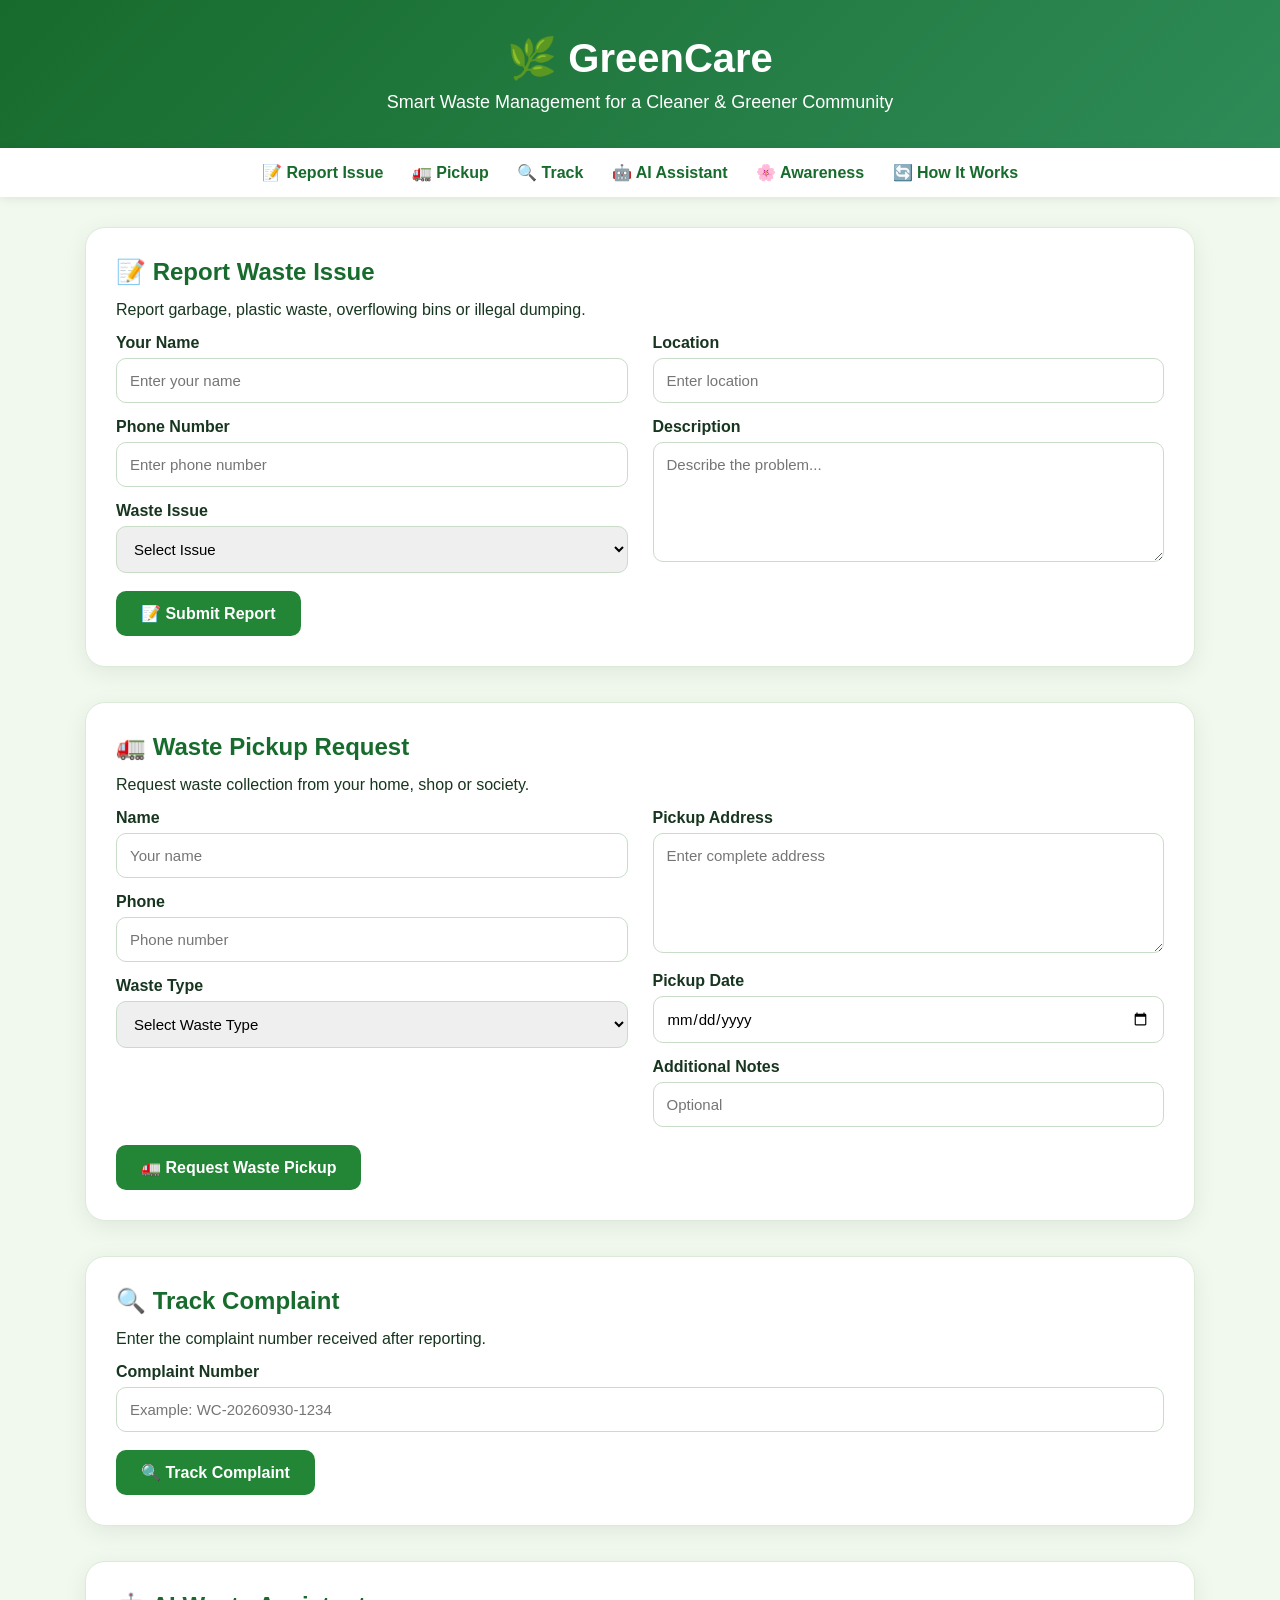
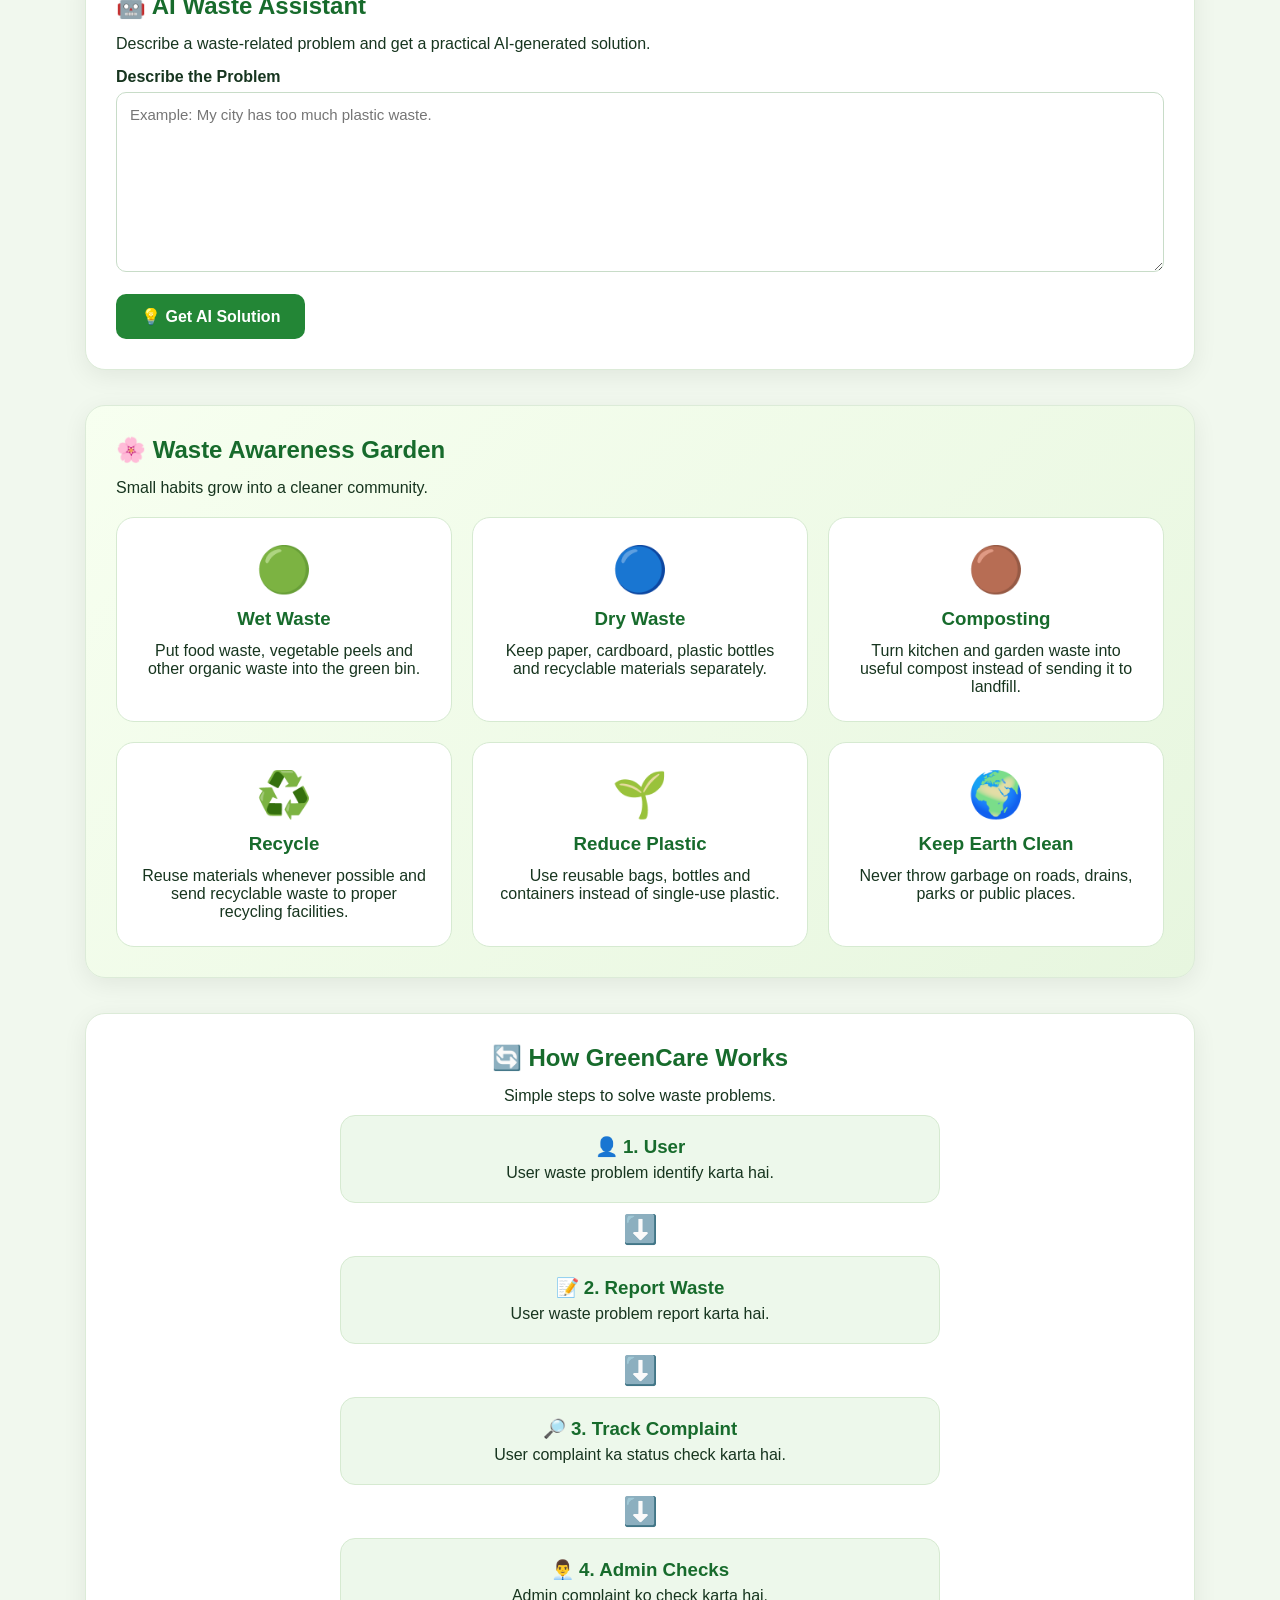
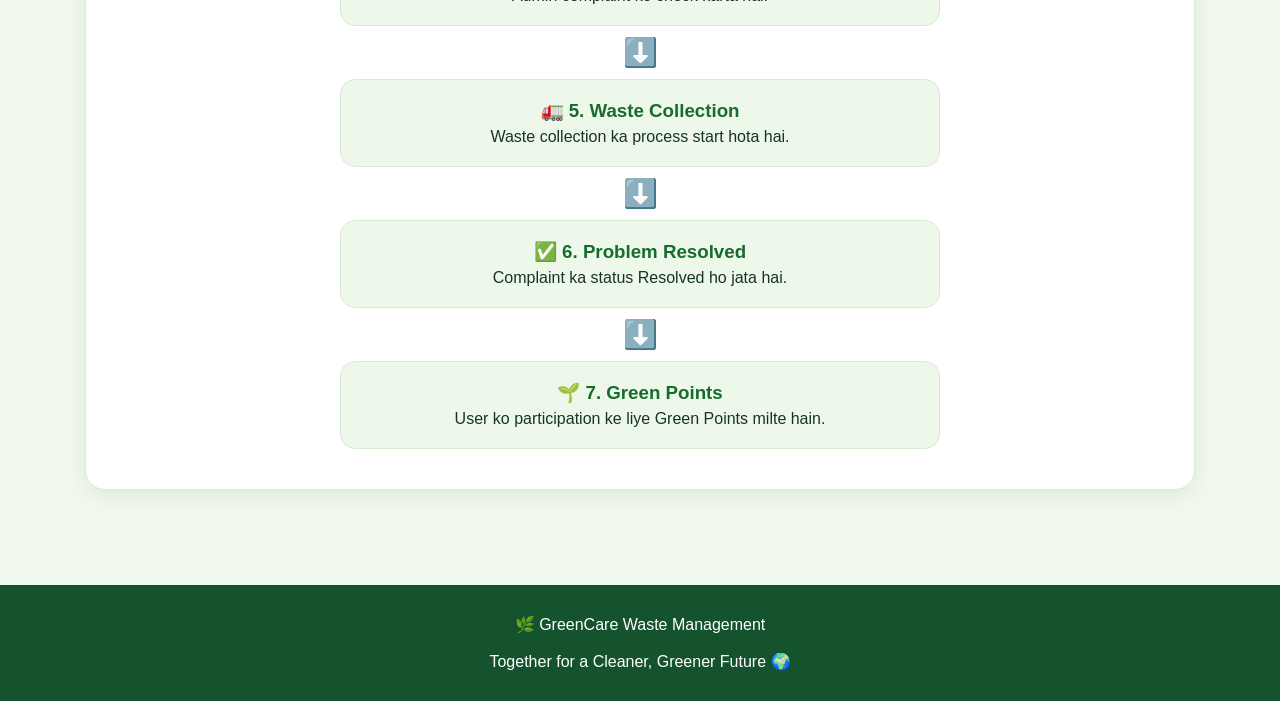
<file: world problem solve/index_files/GreenCare Waste Management.html>
<!DOCTYPE html>
<!-- saved from url=(0062)file:///C:/Users/HP/Desktop/world%20problem%20solve/index.html -->
<html lang="en"><head><meta http-equiv="Content-Type" content="text/html; charset=UTF-8">

<meta name="viewport" content="width=device-width, initial-scale=1.0">

<title>GreenCare Waste Management</title>

<style>

* {
    box-sizing: border-box;
    margin: 0;
    padding: 0;
}

body {
    font-family: Arial, sans-serif;
    background: #f1f8ee;
    color: #17351f;
}

/* ================= HEADER ================= */

header {
    background: linear-gradient(135deg, #176b2c, #2e8b57);
    color: white;
    padding: 35px 20px;
    text-align: center;
}

header h1 {
    font-size: 40px;
}

header p {
    margin-top: 10px;
    font-size: 18px;
}

/* ================= NAV ================= */

nav {
    background: white;
    padding: 15px;
    text-align: center;
    position: sticky;
    top: 0;
    z-index: 10;
    box-shadow: 0 2px 10px rgba(0,0,0,0.08);
}

nav a {
    text-decoration: none;
    color: #176b2c;
    font-weight: bold;
    margin: 0 12px;
}

/* ================= MAIN ================= */

.container {
    max-width: 1150px;
    margin: auto;
    padding: 30px 20px;
}

.section {
    margin-bottom: 35px;
}

.card {
    background: white;
    padding: 30px;
    border-radius: 20px;
    box-shadow: 0 6px 25px rgba(0,0,0,0.07);
    border: 1px solid #dcebd8;
}

h2 {
    color: #176b2c;
    margin-bottom: 15px;
}

h3 {
    color: #176b2c;
    margin-bottom: 12px;
}

/* ================= GRID ================= */

.grid {
    display: grid;
    grid-template-columns: repeat(2, 1fr);
    gap: 25px;
}

/* ================= FORMS ================= */

label {
    display: block;
    margin-top: 15px;
    margin-bottom: 6px;
    font-weight: bold;
}

input,
select,
textarea {
    width: 100%;
    padding: 13px;
    border: 1px solid #c8dcc8;
    border-radius: 10px;
    font-size: 15px;
    font-family: Arial, sans-serif;
}

textarea {
    min-height: 120px;
    resize: vertical;
}

button {
    margin-top: 18px;
    padding: 13px 25px;
    border: none;
    border-radius: 10px;
    background: #238636;
    color: white;
    font-size: 16px;
    font-weight: bold;
    cursor: pointer;
}

button:hover {
    background: #176b2c;
}

button:disabled {
    background: #9dbca3;
}

/* ================= RESULT ================= */

.result {
    display: none;
    margin-top: 20px;
    padding: 20px;
    border-radius: 15px;
    background: #edf8eb;
    line-height: 1.7;
}

.success {
    color: #176b2c;
    font-weight: bold;
}

.error {
    color: #c62828;
    font-weight: bold;
}

.solution {
    white-space: pre-wrap;
    margin-top: 15px;
    line-height: 1.8;
}

/* ================= FLOWCHART ================= */

.flowchart {
    text-align: center;
}

.flow-step {
    background: #edf8eb;
    border: 1px solid #d6ead1;
    padding: 20px;
    margin: 10px auto;
    border-radius: 15px;
    max-width: 600px;
}

.flow-step h3 {
    margin-bottom: 6px;
}

.flow-arrow {
    font-size: 28px;
    margin: 5px;
}

/* ================= AWARENESS ================= */

.awareness {
    background: linear-gradient(135deg, #f7fff0, #e7f6df);
}

.awareness-grid {
    display: grid;
    grid-template-columns: repeat(3, 1fr);
    gap: 20px;
    margin-top: 20px;
}

.awareness-box {
    padding: 25px;
    border-radius: 18px;
    background: white;
    text-align: center;
    border: 1px solid #d6ead1;
}

.awareness-box .icon {
    font-size: 45px;
    margin-bottom: 12px;
}

/* ================= FOOTER ================= */

footer {
    margin-top: 30px;
    background: #14532d;
    color: white;
    text-align: center;
    padding: 30px;
}

/* ================= MOBILE ================= */

@media (max-width: 750px) {

    .grid {
        grid-template-columns: 1fr;
    }

    .awareness-grid {
        grid-template-columns: 1fr;
    }

    header h1 {
        font-size: 30px;
    }

    nav a {
        display: inline-block;
        margin: 7px;
    }
}

</style>
</head>


<body>

<!-- ================= HEADER ================= -->

<header>

    <h1>🌿 GreenCare</h1>

    <p>
        Smart Waste Management for a Cleaner &amp; Greener Community
    </p>

</header>


<!-- ================= NAVIGATION ================= -->

<nav>

    <a href="file:///C:/Users/HP/Desktop/world%20problem%20solve/index.html#report">📝 Report Issue</a>

    <a href="file:///C:/Users/HP/Desktop/world%20problem%20solve/index.html#pickup">🚛 Pickup</a>

    <a href="file:///C:/Users/HP/Desktop/world%20problem%20solve/index.html#track">🔍 Track</a>

    <a href="file:///C:/Users/HP/Desktop/world%20problem%20solve/index.html#ai">🤖 AI Assistant</a>

    <a href="file:///C:/Users/HP/Desktop/world%20problem%20solve/index.html#awareness">🌸 Awareness</a>

    <a href="file:///C:/Users/HP/Desktop/world%20problem%20solve/index.html#flowchart">🔄 How It Works</a>

</nav>


<div class="container">


<!-- ================================================= -->
<!-- REPORT WASTE ISSUE -->
<!-- ================================================= -->

<section class="section" id="report">

<div class="card">

<h2>📝 Report Waste Issue</h2>

<p>
Report garbage, plastic waste, overflowing bins or illegal dumping.
</p>


<div class="grid">

<div>

<label>Your Name</label>

<input id="reportName" type="text" placeholder="Enter your name">


<label>Phone Number</label>

<input id="reportPhone" type="text" placeholder="Enter phone number">


<label>Waste Issue</label>

<select id="reportIssue">

<option value="">Select Issue</option>

<option>Garbage on Road</option>

<option>Overflowing Dustbin</option>

<option>Plastic Waste</option>

<option>Open Dumping</option>

<option>Dirty Public Area</option>

<option>Other</option>

</select>

</div>


<div>

<label>Location</label>

<input id="reportLocation" type="text" placeholder="Enter location">


<label>Description</label>

<textarea id="reportDescription" placeholder="Describe the problem..."></textarea>

</div>

</div>


<button onclick="submitReport()">
    📝 Submit Report
</button>


<div id="reportResult" class="result"></div>

</div>

</section>



<!-- ================================================= -->
<!-- PICKUP REQUEST -->
<!-- ================================================= -->

<section class="section" id="pickup">

<div class="card">

<h2>🚛 Waste Pickup Request</h2>

<p>
Request waste collection from your home, shop or society.
</p>


<div class="grid">

<div>

<label>Name</label>

<input id="pickupName" type="text" placeholder="Your name">


<label>Phone</label>

<input id="pickupPhone" type="text" placeholder="Phone number">


<label>Waste Type</label>

<select id="wasteType">

<option value="">Select Waste Type</option>

<option>Wet Waste</option>

<option>Dry Waste</option>

<option>Plastic Waste</option>

<option>E-Waste</option>

<option>Mixed Waste</option>

</select>

</div>


<div>

<label>Pickup Address</label>

<textarea id="pickupAddress" placeholder="Enter complete address"></textarea>


<label>Pickup Date</label>

<input id="pickupDate" type="date">


<label>Additional Notes</label>

<input id="pickupNotes" type="text" placeholder="Optional">

</div>

</div>


<button onclick="submitPickup()">
    🚛 Request Waste Pickup
</button>


<div id="pickupResult" class="result"></div>

</div>

</section>



<!-- ================================================= -->
<!-- TRACK COMPLAINT -->
<!-- ================================================= -->

<section class="section" id="track">

<div class="card">

<h2>🔍 Track Complaint</h2>

<p>
Enter the complaint number received after reporting.
</p>


<label>Complaint Number</label>

<input id="complaintNumber" type="text" placeholder="Example: WC-20260930-1234">


<button onclick="trackComplaint()">
    🔍 Track Complaint
</button>


<div id="trackResult" class="result"></div>

</div>

</section>



<!-- ================================================= -->
<!-- AI ASSISTANT -->
<!-- ================================================= -->

<section class="section" id="ai">

<div class="card">

<h2>🤖 AI Waste Assistant</h2>

<p>
Describe a waste-related problem and get a practical AI-generated solution.
</p>


<label>Describe the Problem</label>

<textarea id="problem" style="min-height:180px;" placeholder="Example: My city has too much plastic waste."></textarea>


<button id="solveButton" onclick="findSolution()">
    💡 Get AI Solution
</button>


<div id="result" class="result"></div>

</div>

</section>



<!-- ================================================= -->
<!-- AWARENESS -->
<!-- ================================================= -->

<section class="section" id="awareness">

<div class="card awareness">

<h2>🌸 Waste Awareness Garden</h2>

<p>
Small habits grow into a cleaner community.
</p>


<div class="awareness-grid">


<div class="awareness-box">

<div class="icon">🟢</div>

<h3>Wet Waste</h3>

<p>
Put food waste, vegetable peels and other organic waste
into the green bin.
</p>

</div>


<div class="awareness-box">

<div class="icon">🔵</div>

<h3>Dry Waste</h3>

<p>
Keep paper, cardboard, plastic bottles and recyclable
materials separately.
</p>

</div>


<div class="awareness-box">

<div class="icon">🟤</div>

<h3>Composting</h3>

<p>
Turn kitchen and garden waste into useful compost
instead of sending it to landfill.
</p>

</div>


<div class="awareness-box">

<div class="icon">♻️</div>

<h3>Recycle</h3>

<p>
Reuse materials whenever possible and send recyclable
waste to proper recycling facilities.
</p>

</div>


<div class="awareness-box">

<div class="icon">🌱</div>

<h3>Reduce Plastic</h3>

<p>
Use reusable bags, bottles and containers instead of
single-use plastic.
</p>

</div>


<div class="awareness-box">

<div class="icon">🌍</div>

<h3>Keep Earth Clean</h3>

<p>
Never throw garbage on roads, drains, parks or public
places.
</p>

</div>


</div>

</div>

</section>



<!-- ================================================= -->
<!-- HOW GREENCARE WORKS - FLOWCHART -->
<!-- ================================================= -->

<section class="section" id="flowchart">

<div class="card flowchart">

<h2>🔄 How GreenCare Works</h2>

<p>
Simple steps to solve waste problems.
</p>


<div class="flow-step">

<h3>👤 1. User</h3>

<p>
User waste problem identify karta hai.
</p>

</div>


<div class="flow-arrow">
⬇️
</div>


<div class="flow-step">

<h3>📝 2. Report Waste</h3>

<p>
User waste problem report karta hai.
</p>

</div>


<div class="flow-arrow">
⬇️
</div>


<div class="flow-step">

<h3>🔎 3. Track Complaint</h3>

<p>
User complaint ka status check karta hai.
</p>

</div>


<div class="flow-arrow">
⬇️
</div>


<div class="flow-step">

<h3>👨‍💼 4. Admin Checks</h3>

<p>
Admin complaint ko check karta hai.
</p>

</div>


<div class="flow-arrow">
⬇️
</div>


<div class="flow-step">

<h3>🚛 5. Waste Collection</h3>

<p>
Waste collection ka process start hota hai.
</p>

</div>


<div class="flow-arrow">
⬇️
</div>


<div class="flow-step">

<h3>✅ 6. Problem Resolved</h3>

<p>
Complaint ka status Resolved ho jata hai.
</p>

</div>


<div class="flow-arrow">
⬇️
</div>


<div class="flow-step">

<h3>🌱 7. Green Points</h3>

<p>
User ko participation ke liye Green Points milte hain.
</p>

</div>


</div>

</section>


</div>



<!-- ================= FOOTER ================= -->

<footer>

🌿 GreenCare Waste Management

<br><br>

Together for a Cleaner, Greener Future 🌍

</footer>



<script>

/* =====================================================
   REPORT WASTE ISSUE
===================================================== */

async function submitReport() {

    const result = document.getElementById("reportResult");

    const data = {

        name:
            document.getElementById("reportName").value.trim(),

        phone:
            document.getElementById("reportPhone").value.trim(),

        issue:
            document.getElementById("reportIssue").value,

        description:
            document.getElementById("reportDescription").value.trim(),

        location:
            document.getElementById("reportLocation").value.trim()

    };


    if (!data.name || !data.phone || !data.issue || !data.location) {

        alert("Please fill Name, Phone, Issue and Location.");

        return;
    }


    result.style.display = "block";

    result.innerHTML = "⏳ Submitting report...";


    try {

        const response = await fetch("/report", {

            method: "POST",

            headers: {
                "Content-Type": "application/json"
            },

            body: JSON.stringify(data)

        });


        const responseData = await response.json();


        if (!response.ok) {

            result.innerHTML = `

                <div class="error">

                    ❌ ${escapeHtml(
                        responseData.error || "Report submission failed"
                    )}

                </div>

            `;

            return;
        }


        result.innerHTML = `

            <div class="success">

                ✅ Waste issue reported successfully!

                <br><br>

                Your Complaint Number:

                <br>

                <strong style="font-size:22px;">

                    ${escapeHtml(responseData.complaint_number)}

                </strong>

                <br><br>

                Please save this number for tracking.

            </div>

        `;


        document.getElementById("complaintNumber").value =
            responseData.complaint_number;

    }

    catch (error) {

        result.innerHTML = `

            <div class="error">

                ❌ Server connection error.

            </div>

        `;

    }

}



/* =====================================================
   PICKUP REQUEST
===================================================== */

async function submitPickup() {

    const result =
        document.getElementById("pickupResult");


    const data = {

        name:
            document.getElementById("pickupName").value.trim(),

        phone:
            document.getElementById("pickupPhone").value.trim(),

        address:
            document.getElementById("pickupAddress").value.trim(),

        waste_type:
            document.getElementById("wasteType").value,

        pickup_date:
            document.getElementById("pickupDate").value,

        notes:
            document.getElementById("pickupNotes").value.trim()

    };


    if (
        !data.name ||
        !data.phone ||
        !data.address ||
        !data.waste_type ||
        !data.pickup_date
    ) {

        alert("Please fill all required pickup details.");

        return;
    }


    result.style.display = "block";

    result.innerHTML =
        "⏳ Sending pickup request...";


    try {

        const response = await fetch("/pickup", {

            method: "POST",

            headers: {
                "Content-Type": "application/json"
            },

            body: JSON.stringify(data)

        });


        const responseData =
            await response.json();


        if (!response.ok) {

            result.innerHTML = `

                <div class="error">

                    ❌ ${escapeHtml(
                        responseData.error ||
                        "Pickup request failed"
                    )}

                </div>

            `;

            return;
        }


        result.innerHTML = `

            <div class="success">

                ✅ Waste pickup request submitted!

                <br><br>

                Pickup Request Number:

                <br>

                <strong style="font-size:22px;">

                    ${escapeHtml(
                        responseData.request_number
                    )}

                </strong>

                <br><br>

                Status: Requested

            </div>

        `;

    }

    catch (error) {

        result.innerHTML = `

            <div class="error">

                ❌ Server connection error.

            </div>

        `;

    }

}



/* =====================================================
   TRACK COMPLAINT
===================================================== */

async function trackComplaint() {

    const complaintNumber =

        document.getElementById("complaintNumber")
        .value
        .trim();


    const result =
        document.getElementById("trackResult");


    if (!complaintNumber) {

        alert("Please enter complaint number.");

        return;
    }


    result.style.display = "block";

    result.innerHTML =
        "⏳ Searching complaint...";


    try {

        const response = await fetch("/track", {

            method: "POST",

            headers: {
                "Content-Type": "application/json"
            },

            body: JSON.stringify({

                complaint_number:
                    complaintNumber

            })

        });


        const data =
            await response.json();


        if (!response.ok) {

            result.innerHTML = `

                <div class="error">

                    ❌ ${escapeHtml(
                        data.error ||
                        "Complaint not found"
                    )}

                </div>

            `;

            return;
        }


        const complaint =
            data.complaint;


        result.innerHTML = `

            <div class="success">

                <h3>

                    ${escapeHtml(
                        complaint.complaint_number
                    )}

                </h3>


                <strong>Issue:</strong>

                ${escapeHtml(
                    complaint.issue
                )}

                <br><br>


                <strong>Location:</strong>

                ${escapeHtml(
                    complaint.location
                )}

                <br><br>


                <strong>Description:</strong>

                ${escapeHtml(
                    complaint.description ||
                    "Not provided"
                )}

                <br><br>


                <strong>Status:</strong>

                ${escapeHtml(
                    complaint.status
                )}

                <br><br>


                <strong>Submitted:</strong>

                ${escapeHtml(
                    complaint.created_at
                )}

            </div>

        `;

    }

    catch (error) {

        result.innerHTML = `

            <div class="error">

                ❌ Server connection error.

            </div>

        `;

    }

}



/* =====================================================
   AI WASTE ASSISTANT
===================================================== */

async function findSolution() {

    const problem =

        document.getElementById("problem")
        .value
        .trim();


    const result =
        document.getElementById("result");


    const button =
        document.getElementById("solveButton");


    if (!problem) {

        alert("Please describe a waste problem.");

        return;
    }


    result.style.display = "block";


    result.innerHTML = `

        <div>

            ⏳ AI is analyzing your waste problem...

        </div>

    `;


    button.disabled = true;

    button.innerText =
        "⏳ Finding Solution...";


    try {

        const response =
            await fetch("/solve", {

                method: "POST",

                headers: {

                    "Content-Type":
                        "application/json"

                },

                body: JSON.stringify({

                    problem: problem

                })

            });


        const data =
            await response.json();


        if (!response.ok) {

            result.innerHTML = `

                <div class="error">

                    ❌ ${escapeHtml(

                        data.error ||
                        "AI service error"

                    )}

                </div>

                ${
                    data.details
                    ?
                    `

                    <div style="margin-top:10px;">

                        ${escapeHtml(
                            data.details
                        )}

                    </div>

                    `
                    :
                    ""
                }

            `;

            return;
        }


        result.innerHTML = `

            <h3>💡 AI Waste Solution</h3>

            <div class="solution">

                ${escapeHtml(

                    data.solution ||

                    "No solution received."

                )}

            </div>

        `;

    }

    catch (error) {

        console.error(error);


        result.innerHTML = `

            <div class="error">

                ❌ Server se connection nahi ho raha.

            </div>

            <div style="margin-top:10px;">

                Flask server check karo:

                <br><br>

                <b>
                    http://127.0.0.1:5000
                </b>

            </div>

        `;

    }

    finally {

        button.disabled = false;

        button.innerText =
            "💡 Get AI Solution";

    }

}



/* =====================================================
   SECURITY / HTML ESCAPE
===================================================== */

function escapeHtml(text) {

    return String(text).replace(

        /[&<>"']/g,

        function(character) {

            const entities = {

                "&": "&amp;",

                "<": "&lt;",

                ">": "&gt;",

                '"': "&quot;",

                "'": "&#039;"

            };

            return entities[character];

        }

    );

}

</script>




</body></html>
</file>
<file: world problem solve/index_files/light-99f877e9ddfc0e51.css>
[data-color-mode=light][data-light-theme=light],[data-color-mode=auto][data-light-theme=light]{--ansi-cyan:#1b7c83;--ansi-cyanBright:#3192aa;--bgColor-success-emphasis:#1f883d;--button-outline-bgColor-active:#0757ba;--button-primary-bgColor-active:#197935;--button-primary-bgColor-disabled:#95d8a6;--button-primary-bgColor-hover:#1c8139;--buttonCounter-danger-fgColor-rest:#c21c2c;--control-checked-bgColor-active:#0757ba;--control-checked-bgColor-hover:#0860ca;--fgColor-danger:#d1242f;--reactionButton-selected-bgColor-hover:#caecff;--ansi-blackBright:#393f46;--ansi-blue:#0969da;--ansi-blueBright:#218bff;--ansi-gray:#59636e;--ansi-green:#116329;--ansi-greenBright:#1a7f37;--ansi-magenta:#8250df;--ansi-magentaBright:#a475f9;--ansi-red:#cf222e;--ansi-redBright:#a40e26;--ansi-white:#59636e;--ansi-whiteBright:#818b98;--ansi-yellow:#4d2d00;--ansi-yellowBright:#633c01;--avatarStack-fade-bgColor-default:#c8d1da;--avatarStack-fade-bgColor-muted:#dae0e7;--bgColor-accent-emphasis:#0969da;--bgColor-accent-muted:#ddf4ff;--bgColor-attention-emphasis:#9a6700;--bgColor-attention-muted:#fff8c5;--bgColor-danger-emphasis:#cf222e;--bgColor-danger-muted:#ffebe9;--bgColor-disabled:#eff2f5;--bgColor-done-emphasis:#8250df;--bgColor-done-muted:#fbefff;--bgColor-emphasis:#25292e;--bgColor-inverse:#25292e;--bgColor-muted:#f6f8fa;--bgColor-neutral-emphasis:#59636e;--bgColor-neutral-muted:#818b981f;--bgColor-open-emphasis:var(--bgColor-success-emphasis);--bgColor-severe-emphasis:#bc4c00;--bgColor-severe-muted:#fff1e5;--bgColor-sponsors-emphasis:#bf3989;--bgColor-sponsors-muted:#ffeff7;--bgColor-success-muted:#dafbe1;--bgColor-transparent:#fff0;--borderColor-accent-emphasis:#0969da;--borderColor-accent-muted:#54aeff66;--borderColor-attention-emphasis:#9a6700;--borderColor-attention-muted:#d4a72c66;--borderColor-danger-emphasis:#cf222e;--borderColor-danger-muted:#ff818266;--borderColor-default:#d1d9e0;--borderColor-disabled:#818b981a;--borderColor-done-emphasis:#8250df;--borderColor-done-muted:#c297ff66;--borderColor-emphasis:#818b98;--borderColor-neutral-emphasis:#59636e;--borderColor-severe-emphasis:#bc4c00;--borderColor-severe-muted:#fb8f4466;--borderColor-sponsors-emphasis:#bf3989;--borderColor-sponsors-muted:#ff80c866;--borderColor-success-emphasis:#1a7f37;--borderColor-success-muted:#4ac26b66;--borderColor-transparent:#fff0;--button-danger-bgColor-active:#a40e26;--button-danger-fgColor-disabled:#d1242f80;--button-danger-fgColor-rest:var(--fgColor-danger);--button-danger-shadow-selected:inset 0 1px 0 0 #4c001433;--button-inactive-bgColor:#e6eaef;--button-inactive-fgColor:#59636e;--button-invisible-bgColor-disabled:#fff0;--button-invisible-borderColor-disabled:#fff0;--button-outline-shadow-selected:inset 0 1px 0 0 #00215533;--button-primary-bgColor-rest:var(--bgColor-success-emphasis);--button-primary-borderColor-disabled:var(--button-primary-bgColor-disabled);--button-primary-shadow-selected:inset 0 1px 0 0 #002d114d;--button-star-iconColor:#eac54f;--buttonCounter-danger-fgColor-disabled:#d1242f80;--buttonCounter-outline-fgColor-rest:#0550ae;--buttonCounter-primary-bgColor-rest:#002d1133;--buttonKeybindingHint-danger-bgColor-active:#1f232866;--buttonKeybindingHint-danger-bgColor-hover:#1f232833;--buttonKeybindingHint-default-bgColor-rest:#eff2f5;--buttonKeybindingHint-inactive-bgColor:#eff2f5;--buttonKeybindingHint-invisible-borderColor-rest:#fff0;--codeMirror-syntax-fgColor-constant:#0550ae;--codeMirror-syntax-fgColor-entity:#8250df;--codeMirror-syntax-fgColor-keyword:#cf222e;--codeMirror-syntax-fgColor-storage:#cf222e;--codeMirror-syntax-fgColor-string:#0a3069;--codeMirror-syntax-fgColor-support:#0550ae;--codeMirror-syntax-fgColor-variable:#953800;--color-ansi-cyan:var(--ansi-cyan);--color-ansi-cyan-bright:var(--ansi-cyanBright);--contribution-default-bgColor-0:#eff2f5;--contribution-default-bgColor-1:#aceebb;--contribution-default-bgColor-2:#4ac26b;--contribution-default-bgColor-3:#2da44e;--contribution-default-bgColor-4:#116329;--contribution-default-borderColor-0:#1f23280d;--contribution-halloween-bgColor-1:#f0db3d;--contribution-halloween-bgColor-2:#ffd642;--contribution-halloween-bgColor-3:#f68c41;--contribution-halloween-bgColor-4:#1f2328;--contribution-winter-bgColor-1:#b6e3ff;--contribution-winter-bgColor-2:#54aeff;--contribution-winter-bgColor-3:#0969da;--contribution-winter-bgColor-4:#0a3069;--control-bgColor-active:#e6eaef;--control-bgColor-hover:#eff2f5;--control-bgColor-rest:#f6f8fa;--control-checked-borderColor-active:var(--control-checked-bgColor-active);--control-checked-borderColor-hover:var(--control-checked-bgColor-hover);--control-danger-fgColor-hover:var(--fgColor-danger);--control-danger-fgColor-rest:var(--fgColor-danger);--control-fgColor-rest:#25292e;--control-transparent-bgColor-active:#818b9826;--control-transparent-bgColor-hover:#818b981a;--control-transparent-bgColor-rest:#fff0;--control-transparent-bgColor-selected:#818b9826;--control-transparent-borderColor-active:#fff0;--control-transparent-borderColor-hover:#fff0;--control-transparent-borderColor-rest:#fff0;--controlTrack-bgColor-active:#dae0e7;--controlTrack-bgColor-hover:#e0e6eb;--controlTrack-bgColor-rest:#e6eaef;--controlTrack-fgColor-rest:#59636e;--counter-borderColor:#fff0;--data-auburn-color-emphasis:#9d615c;--data-auburn-color-muted:#f2e9e9;--data-blue-color-emphasis:#006edb;--data-blue-color-muted:#d1f0ff;--data-brown-color-emphasis:#856d4c;--data-brown-color-muted:#eeeae2;--data-coral-color-emphasis:#d43511;--data-coral-color-muted:#ffe5db;--data-gray-color-emphasis:#808fa3;--data-gray-color-muted:#e8ecf2;--data-green-color-emphasis:#30a147;--data-green-color-muted:#caf7ca;--data-lemon-color-emphasis:#866e04;--data-lemon-color-muted:#f7eea1;--data-lime-color-emphasis:#527a29;--data-lime-color-muted:#e3f2b5;--data-olive-color-emphasis:#64762d;--data-olive-color-muted:#f0f0ad;--data-orange-color-emphasis:#eb670f;--data-orange-color-muted:#ffe7d1;--data-pine-color-emphasis:#167e53;--data-pine-color-muted:#bff8db;--data-pink-color-emphasis:#ce2c85;--data-pink-color-muted:#ffe5f1;--data-plum-color-emphasis:#a830e8;--data-plum-color-muted:#f8e5ff;--data-purple-color-emphasis:#894ceb;--data-purple-color-muted:#f1e5ff;--data-red-color-emphasis:#df0c24;--data-red-color-muted:#ffe2e0;--data-teal-color-emphasis:#179b9b;--data-teal-color-muted:#c7f5ef;--data-yellow-color-emphasis:#b88700;--data-yellow-color-muted:#ffec9e;--diffBlob-additionNum-bgColor:#aceebb;--diffBlob-additionWord-bgColor:#aceebb;--diffBlob-deletionNum-bgColor:#ffcecb;--diffBlob-deletionWord-bgColor:#ffcecb;--diffBlob-hunkNum-bgColor-rest:#b6e3ff;--display-auburn-bgColor-emphasis:#9d615c;--display-auburn-bgColor-muted:#f2e9e9;--display-auburn-borderColor-emphasis:#9d615c;--display-auburn-borderColor-muted:#e6d6d5;--display-auburn-fgColor:#8a5551;--display-auburn-scale-0:#f2e9e9;--display-auburn-scale-1:#e6d6d5;--display-auburn-scale-2:#d4b7b5;--display-auburn-scale-3:#c59e9b;--display-auburn-scale-4:#b4827e;--display-auburn-scale-5:#9d615c;--display-auburn-scale-6:#8a5551;--display-auburn-scale-7:#744744;--display-auburn-scale-8:#5d3937;--display-auburn-scale-9:#432928;--display-blue-bgColor-emphasis:#006edb;--display-blue-bgColor-muted:#d1f0ff;--display-blue-borderColor-emphasis:#006edb;--display-blue-borderColor-muted:#ade1ff;--display-blue-fgColor:#005fcc;--display-blue-scale-0:#d1f0ff;--display-blue-scale-1:#ade1ff;--display-blue-scale-2:#75c8ff;--display-blue-scale-3:#47afff;--display-blue-scale-4:#0f8fff;--display-blue-scale-5:#006edb;--display-blue-scale-6:#005fcc;--display-blue-scale-7:#004db3;--display-blue-scale-8:#003d99;--display-blue-scale-9:#002b75;--display-brown-bgColor-emphasis:#856d4c;--display-brown-bgColor-muted:#eeeae2;--display-brown-borderColor-emphasis:#856d4c;--display-brown-borderColor-muted:#dfd7c8;--display-brown-fgColor:#755f43;--display-brown-scale-0:#eeeae2;--display-brown-scale-1:#dfd7c8;--display-brown-scale-2:#cbbda4;--display-brown-scale-3:#b8a484;--display-brown-scale-4:#a68b64;--display-brown-scale-5:#856d4c;--display-brown-scale-6:#755f43;--display-brown-scale-7:#64513a;--display-brown-scale-8:#51412f;--display-brown-scale-9:#3a2e22;--display-coral-bgColor-emphasis:#d43511;--display-coral-bgColor-muted:#ffe5db;--display-coral-borderColor-emphasis:#d43511;--display-coral-borderColor-muted:#fecebe;--display-coral-fgColor:#ba2e12;--display-coral-scale-0:#ffe5db;--display-coral-scale-1:#fecebe;--display-coral-scale-2:#fcab92;--display-coral-scale-3:#f88768;--display-coral-scale-4:#f25f3a;--display-coral-scale-5:#d43511;--display-coral-scale-6:#ba2e12;--display-coral-scale-7:#9b2712;--display-coral-scale-8:#7e2011;--display-coral-scale-9:#5d180e;--display-cyan-bgColor-emphasis:#007b94;--display-cyan-bgColor-muted:#bdf4ff;--display-cyan-borderColor-emphasis:#007b94;--display-cyan-borderColor-muted:#7ae9ff;--display-cyan-fgColor:#006a80;--display-cyan-scale-0:#bdf4ff;--display-cyan-scale-1:#7ae9ff;--display-cyan-scale-2:#00d0fa;--display-cyan-scale-3:#00b7db;--display-cyan-scale-4:#0099b8;--display-cyan-scale-5:#007b94;--display-cyan-scale-6:#006a80;--display-cyan-scale-7:#00596b;--display-cyan-scale-8:#004857;--display-cyan-scale-9:#003742;--display-gray-bgColor-emphasis:#647182;--display-gray-bgColor-muted:#e8ecf2;--display-gray-borderColor-emphasis:#647182;--display-gray-borderColor-muted:#d2dae4;--display-gray-fgColor:#5c6570;--display-gray-scale-0:#e8ecf2;--display-gray-scale-1:#d2dae4;--display-gray-scale-2:#b4c0cf;--display-gray-scale-3:#9ba9bb;--display-gray-scale-4:#808fa3;--display-gray-scale-5:#647182;--display-gray-scale-6:#5c6570;--display-gray-scale-7:#4e535a;--display-gray-scale-8:#424448;--display-gray-scale-9:#303031;--display-green-bgColor-emphasis:#2c8141;--display-green-bgColor-muted:#caf7ca;--display-green-borderColor-emphasis:#2c8141;--display-green-borderColor-muted:#9ceda0;--display-green-fgColor:#2b6e3f;--display-green-scale-0:#caf7ca;--display-green-scale-1:#9ceda0;--display-green-scale-2:#54d961;--display-green-scale-3:#31bf46;--display-green-scale-4:#30a147;--display-green-scale-5:#2c8141;--display-green-scale-6:#2b6e3f;--display-green-scale-7:#285c3b;--display-green-scale-8:#254b34;--display-green-scale-9:#1d3528;--display-indigo-bgColor-emphasis:#5a61e7;--display-indigo-bgColor-muted:#e5e9ff;--display-indigo-borderColor-emphasis:#5a61e7;--display-indigo-borderColor-muted:#d2d7fe;--display-indigo-fgColor:#494edf;--display-indigo-scale-0:#e5e9ff;--display-indigo-scale-1:#d2d7fe;--display-indigo-scale-2:#b1b9fb;--display-indigo-scale-3:#979ff7;--display-indigo-scale-4:#7a82f0;--display-indigo-scale-5:#5a61e7;--display-indigo-scale-6:#494edf;--display-indigo-scale-7:#393cd5;--display-indigo-scale-8:#2d2db4;--display-indigo-scale-9:#25247b;--display-lemon-bgColor-emphasis:#866e04;--display-lemon-bgColor-muted:#f7eea1;--display-lemon-borderColor-emphasis:#866e04;--display-lemon-borderColor-muted:#f0db3d;--display-lemon-fgColor:#786002;--display-lemon-scale-0:#f7eea1;--display-lemon-scale-1:#f0db3d;--display-lemon-scale-2:#d8bd0e;--display-lemon-scale-3:#c2a60a;--display-lemon-scale-4:#a68c07;--display-lemon-scale-5:#866e04;--display-lemon-scale-6:#786002;--display-lemon-scale-7:#654f01;--display-lemon-scale-8:#523f00;--display-lemon-scale-9:#3d2e00;--display-lime-bgColor-emphasis:#527a29;--display-lime-bgColor-muted:#e3f2b5;--display-lime-borderColor-emphasis:#527a29;--display-lime-borderColor-muted:#c7e580;--display-lime-fgColor:#476c28;--display-lime-scale-0:#e3f2b5;--display-lime-scale-1:#c7e580;--display-lime-scale-2:#9bd039;--display-lime-scale-3:#80b530;--display-lime-scale-4:#6c9d2f;--display-lime-scale-5:#527a29;--display-lime-scale-6:#476c28;--display-lime-scale-7:#3a5b25;--display-lime-scale-8:#2f4a21;--display-lime-scale-9:#213319;--display-olive-bgColor-emphasis:#64762d;--display-olive-bgColor-muted:#f0f0ad;--display-olive-borderColor-emphasis:#64762d;--display-olive-borderColor-muted:#dbe170;--display-olive-fgColor:#56682c;--display-olive-scale-0:#f0f0ad;--display-olive-scale-1:#dbe170;--display-olive-scale-2:#b9c832;--display-olive-scale-3:#9bae32;--display-olive-scale-4:#819532;--display-olive-scale-5:#64762d;--display-olive-scale-6:#56682c;--display-olive-scale-7:#495a2b;--display-olive-scale-8:#3b4927;--display-olive-scale-9:#2a331f;--display-orange-bgColor-emphasis:#b8500f;--display-orange-bgColor-muted:#ffe7d1;--display-orange-borderColor-emphasis:#b8500f;--display-orange-borderColor-muted:#fecfaa;--display-orange-fgColor:#a24610;--display-orange-scale-0:#ffe7d1;--display-orange-scale-1:#fecfaa;--display-orange-scale-2:#fbaf74;--display-orange-scale-3:#f68c41;--display-orange-scale-4:#eb670f;--display-orange-scale-5:#b8500f;--display-orange-scale-6:#a24610;--display-orange-scale-7:#8d3c11;--display-orange-scale-8:#70300f;--display-orange-scale-9:#54230d;--display-pine-bgColor-emphasis:#167e53;--display-pine-bgColor-muted:#bff8db;--display-pine-borderColor-emphasis:#167e53;--display-pine-borderColor-muted:#80efb9;--display-pine-fgColor:#156f4b;--display-pine-scale-0:#bff8db;--display-pine-scale-1:#80efb9;--display-pine-scale-2:#1dd781;--display-pine-scale-3:#1dbf76;--display-pine-scale-4:#1aa267;--display-pine-scale-5:#167e53;--display-pine-scale-6:#156f4b;--display-pine-scale-7:#135d41;--display-pine-scale-8:#114b36;--display-pine-scale-9:#0d3627;--display-pink-bgColor-emphasis:#ce2c85;--display-pink-bgColor-muted:#ffe5f1;--display-pink-borderColor-emphasis:#ce2c85;--display-pink-borderColor-muted:#fdc9e2;--display-pink-fgColor:#b12f79;--display-pink-scale-0:#ffe5f1;--display-pink-scale-1:#fdc9e2;--display-pink-scale-2:#f8a5cf;--display-pink-scale-3:#f184bc;--display-pink-scale-4:#e55da5;--display-pink-scale-5:#ce2c85;--display-pink-scale-6:#b12f79;--display-pink-scale-7:#8e2e66;--display-pink-scale-8:#6e2b53;--display-pink-scale-9:#4d233d;--display-plum-bgColor-emphasis:#a830e8;--display-plum-bgColor-muted:#f8e5ff;--display-plum-borderColor-emphasis:#a830e8;--display-plum-borderColor-muted:#f0cdfe;--display-plum-fgColor:#961edc;--display-plum-scale-0:#f8e5ff;--display-plum-scale-1:#f0cdfe;--display-plum-scale-2:#e2a7fb;--display-plum-scale-3:#d487f7;--display-plum-scale-4:#c264f2;--display-plum-scale-5:#a830e8;--display-plum-scale-6:#961edc;--display-plum-scale-7:#7d1eb8;--display-plum-scale-8:#651d96;--display-plum-scale-9:#471769;--display-purple-bgColor-emphasis:#894ceb;--display-purple-bgColor-muted:#f1e5ff;--display-purple-borderColor-emphasis:#894ceb;--display-purple-borderColor-muted:#e6d2fe;--display-purple-fgColor:#783ae4;--display-purple-scale-0:#f1e5ff;--display-purple-scale-1:#e6d2fe;--display-purple-scale-2:#d1b1fc;--display-purple-scale-3:#bc91f8;--display-purple-scale-4:#a672f3;--display-purple-scale-5:#894ceb;--display-purple-scale-6:#783ae4;--display-purple-scale-7:#6223d7;--display-purple-scale-8:#4f21ab;--display-purple-scale-9:#391b79;--display-red-bgColor-emphasis:#df0c24;--display-red-bgColor-muted:#ffe2e0;--display-red-borderColor-emphasis:#df0c24;--display-red-borderColor-muted:#fecdcd;--display-red-fgColor:#c50d28;--display-red-scale-0:#ffe2e0;--display-red-scale-1:#fecdcd;--display-red-scale-2:#fda5a7;--display-red-scale-3:#fb8389;--display-red-scale-4:#f85461;--display-red-scale-5:#df0c24;--display-red-scale-6:#c50d28;--display-red-scale-7:#a60c29;--display-red-scale-8:#880c27;--display-red-scale-9:#610a20;--display-teal-bgColor-emphasis:#127e81;--display-teal-bgColor-muted:#c7f5ef;--display-teal-borderColor-emphasis:#127e81;--display-teal-borderColor-muted:#89ebe1;--display-teal-fgColor:#106e75;--display-teal-scale-0:#c7f5ef;--display-teal-scale-1:#89ebe1;--display-teal-scale-2:#22d3c7;--display-teal-scale-3:#1db9b4;--display-teal-scale-4:#179b9b;--display-teal-scale-5:#127e81;--display-teal-scale-6:#106e75;--display-teal-scale-7:#0d5b63;--display-teal-scale-8:#0a4852;--display-teal-scale-9:#073740;--display-yellow-bgColor-emphasis:#946a00;--display-yellow-bgColor-muted:#ffec9e;--display-yellow-borderColor-emphasis:#946a00;--display-yellow-borderColor-muted:#ffd642;--display-yellow-fgColor:#805900;--display-yellow-scale-0:#ffec9e;--display-yellow-scale-1:#ffd642;--display-yellow-scale-2:#ebb400;--display-yellow-scale-3:#d19d00;--display-yellow-scale-4:#b88700;--display-yellow-scale-5:#946a00;--display-yellow-scale-6:#805900;--display-yellow-scale-7:#704d00;--display-yellow-scale-8:#5c3d00;--display-yellow-scale-9:#422b00;--fgColor-accent:#0969da;--fgColor-attention:#9a6700;--fgColor-closed:var(--fgColor-danger);--fgColor-disabled:#818b98;--fgColor-done:#8250df;--fgColor-muted:#59636e;--fgColor-neutral:#59636e;--fgColor-severe:#bc4c00;--fgColor-sponsors:#bf3989;--fgColor-success:#1a7f37;--header-bgColor:#25292e;--header-borderColor-divider:#818b98;--headerSearch-bgColor:#25292e;--headerSearch-borderColor:#818b98;--highlight-neutral-bgColor:#fff8c5;--label-auburn-bgColor-active:#d4b7b5;--label-auburn-bgColor-hover:#e6d6d5;--label-auburn-bgColor-rest:#f2e9e9;--label-auburn-borderColor:#fff0;--label-auburn-fgColor-active:#5d3937;--label-auburn-fgColor-hover:#744744;--label-auburn-fgColor-rest:#8a5551;--label-blue-bgColor-active:#75c8ff;--label-blue-bgColor-hover:#ade1ff;--label-blue-bgColor-rest:#d1f0ff;--label-blue-borderColor:#fff0;--label-blue-fgColor-active:#003d99;--label-blue-fgColor-hover:#004db3;--label-blue-fgColor-rest:#005fcc;--label-brown-bgColor-active:#cbbda4;--label-brown-bgColor-hover:#dfd7c8;--label-brown-bgColor-rest:#eeeae2;--label-brown-borderColor:#fff0;--label-brown-fgColor-active:#51412f;--label-brown-fgColor-hover:#64513a;--label-brown-fgColor-rest:#755f43;--label-coral-bgColor-active:#fcab92;--label-coral-bgColor-hover:#fecebe;--label-coral-bgColor-rest:#ffe5db;--label-coral-borderColor:#fff0;--label-coral-fgColor-active:#7e2011;--label-coral-fgColor-hover:#9b2712;--label-coral-fgColor-rest:#ba2e12;--label-cyan-bgColor-active:#00d0fa;--label-cyan-bgColor-hover:#7ae9ff;--label-cyan-bgColor-rest:#bdf4ff;--label-cyan-borderColor:#fff0;--label-cyan-fgColor-active:#004857;--label-cyan-fgColor-hover:#00596b;--label-cyan-fgColor-rest:#006a80;--label-gray-bgColor-active:#b4c0cf;--label-gray-bgColor-hover:#d2dae4;--label-gray-bgColor-rest:#e8ecf2;--label-gray-borderColor:#fff0;--label-gray-fgColor-active:#424448;--label-gray-fgColor-hover:#4e535a;--label-gray-fgColor-rest:#5c6570;--label-green-bgColor-active:#54d961;--label-green-bgColor-hover:#9ceda0;--label-green-bgColor-rest:#caf7ca;--label-green-borderColor:#fff0;--label-green-fgColor-active:#254b34;--label-green-fgColor-hover:#285c3b;--label-green-fgColor-rest:#2b6e3f;--label-indigo-bgColor-active:#b1b9fb;--label-indigo-bgColor-hover:#d2d7fe;--label-indigo-bgColor-rest:#e5e9ff;--label-indigo-borderColor:#fff0;--label-indigo-fgColor-active:#2d2db4;--label-indigo-fgColor-hover:#393cd5;--label-indigo-fgColor-rest:#494edf;--label-lemon-bgColor-active:#d8bd0e;--label-lemon-bgColor-hover:#f0db3d;--label-lemon-bgColor-rest:#f7eea1;--label-lemon-borderColor:#fff0;--label-lemon-fgColor-active:#523f00;--label-lemon-fgColor-hover:#654f01;--label-lemon-fgColor-rest:#786002;--label-lime-bgColor-active:#9bd039;--label-lime-bgColor-hover:#c7e580;--label-lime-bgColor-rest:#e3f2b5;--label-lime-borderColor:#fff0;--label-lime-fgColor-active:#2f4a21;--label-lime-fgColor-hover:#3a5b25;--label-lime-fgColor-rest:#476c28;--label-olive-bgColor-active:#b9c832;--label-olive-bgColor-hover:#dbe170;--label-olive-bgColor-rest:#f0f0ad;--label-olive-borderColor:#fff0;--label-olive-fgColor-active:#3b4927;--label-olive-fgColor-hover:#495a2b;--label-olive-fgColor-rest:#56682c;--label-orange-bgColor-active:#fbaf74;--label-orange-bgColor-hover:#fecfaa;--label-orange-bgColor-rest:#ffe7d1;--label-orange-borderColor:#fff0;--label-orange-fgColor-active:#70300f;--label-orange-fgColor-hover:#8d3c11;--label-orange-fgColor-rest:#a24610;--label-pine-bgColor-active:#1dd781;--label-pine-bgColor-hover:#80efb9;--label-pine-bgColor-rest:#bff8db;--label-pine-borderColor:#fff0;--label-pine-fgColor-active:#114b36;--label-pine-fgColor-hover:#135d41;--label-pine-fgColor-rest:#156f4b;--label-pink-bgColor-active:#f8a5cf;--label-pink-bgColor-hover:#fdc9e2;--label-pink-bgColor-rest:#ffe5f1;--label-pink-borderColor:#fff0;--label-pink-fgColor-active:#6e2b53;--label-pink-fgColor-hover:#8e2e66;--label-pink-fgColor-rest:#b12f79;--label-plum-bgColor-active:#e2a7fb;--label-plum-bgColor-hover:#f0cdfe;--label-plum-bgColor-rest:#f8e5ff;--label-plum-borderColor:#fff0;--label-plum-fgColor-active:#651d96;--label-plum-fgColor-hover:#7d1eb8;--label-plum-fgColor-rest:#961edc;--label-purple-bgColor-active:#d1b1fc;--label-purple-bgColor-hover:#e6d2fe;--label-purple-bgColor-rest:#f1e5ff;--label-purple-borderColor:#fff0;--label-purple-fgColor-active:#4f21ab;--label-purple-fgColor-hover:#6223d7;--label-purple-fgColor-rest:#783ae4;--label-red-bgColor-active:#fda5a7;--label-red-bgColor-hover:#fecdcd;--label-red-bgColor-rest:#ffe2e0;--label-red-borderColor:#fff0;--label-red-fgColor-active:#880c27;--label-red-fgColor-hover:#a60c29;--label-red-fgColor-rest:#c50d28;--label-teal-bgColor-active:#22d3c7;--label-teal-bgColor-hover:#89ebe1;--label-teal-bgColor-rest:#c7f5ef;--label-teal-borderColor:#fff0;--label-teal-fgColor-active:#0a4852;--label-teal-fgColor-hover:#0d5b63;--label-teal-fgColor-rest:#106e75;--label-yellow-bgColor-active:#ebb400;--label-yellow-bgColor-hover:#ffd642;--label-yellow-bgColor-rest:#ffec9e;--label-yellow-borderColor:#fff0;--label-yellow-fgColor-active:#5c3d00;--label-yellow-fgColor-hover:#704d00;--label-yellow-fgColor-rest:#805900;--menu-bgColor-active:#fff0;--overlay-backdrop-bgColor:#c8d1da66;--prettylights-syntax-bracketHighlighterAngle:#59636e;--prettylights-syntax-bracketHighlighterUnmatched:#82071e;--prettylights-syntax-carriageReturn-bg:#cf222e;--prettylights-syntax-carriageReturn-text:#f6f8fa;--prettylights-syntax-comment:#59636e;--prettylights-syntax-constant:#0550ae;--prettylights-syntax-constantOtherReferenceLink:#0a3069;--prettylights-syntax-entity:#6639ba;--prettylights-syntax-entityTag:#0550ae;--prettylights-syntax-invalidIllegal-text:var(--fgColor-danger);--prettylights-syntax-keyword:#cf222e;--prettylights-syntax-markup-changed-bg:#ffd8b5;--prettylights-syntax-markup-changed-text:#953800;--prettylights-syntax-markup-deleted-bg:#ffebe9;--prettylights-syntax-markup-deleted-text:#82071e;--prettylights-syntax-markup-heading:#0550ae;--prettylights-syntax-markup-ignored-bg:#0550ae;--prettylights-syntax-markup-ignored-text:#d1d9e0;--prettylights-syntax-markup-inserted-bg:#dafbe1;--prettylights-syntax-markup-inserted-text:#116329;--prettylights-syntax-markup-list:#3b2300;--prettylights-syntax-metaDiffRange:#8250df;--prettylights-syntax-string:#0a3069;--prettylights-syntax-stringRegexp:#116329;--prettylights-syntax-sublimeLinterGutterMark:#818b98;--prettylights-syntax-variable:#953800;--progressBar-bgColor-success:var(--bgColor-success-emphasis);--progressBar-track-borderColor:#fff0;--reactionButton-selected-bgColor-rest:#ddf4ff;--reactionButton-selected-fgColor-hover:#0550ae;--selectMenu-bgColor-active:#b6e3ff;--selectMenu-borderColor:#fff0;--shadow-resting-medium:0 1px 1px 0 #25292e1a, 0 3px 6px 0 #25292e1f;--skeletonLoader-bgColor:#818b981a;--topicTag-borderColor:#fff0;--treeViewItem-leadingVisual-iconColor-rest:#54aeff;--underlineNav-borderColor-active:#fd8c73;--ansi-black:#1f2328;--avatar-bgColor:#fff;--avatar-shadow:0 0 0 2px #fffc;--bgColor-black:#1f2328;--bgColor-closed-emphasis:var(--bgColor-danger-emphasis);--bgColor-closed-muted:var(--bgColor-danger-muted);--bgColor-default:#fff;--bgColor-draft-emphasis:var(--bgColor-neutral-emphasis);--bgColor-draft-muted:var(--bgColor-neutral-muted);--bgColor-inset:var(--bgColor-muted);--bgColor-open-muted:var(--bgColor-success-muted);--bgColor-upsell-emphasis:var(--bgColor-done-emphasis);--bgColor-upsell-muted:var(--bgColor-done-muted);--bgColor-white:#fff;--border-accent-emphasis:var(--borderWidth-default) solid var(--borderColor-accent-emphasis);--border-accent-muted:var(--borderWidth-default) solid var(--borderColor-accent-muted);--border-attention-emphasis:var(--borderWidth-default) solid var(--borderColor-attention-emphasis);--border-attention-muted:var(--borderWidth-default) solid var(--borderColor-attention-muted);--border-danger-emphasis:var(--borderWidth-default) solid var(--borderColor-danger-emphasis);--border-danger-muted:var(--borderWidth-default) solid var(--borderColor-danger-muted);--border-default:var(--borderWidth-default) solid var(--borderColor-default);--border-disabled:var(--borderWidth-default) solid var(--borderColor-disabled);--border-done-emphasis:var(--borderWidth-default) solid var(--borderColor-done-emphasis);--border-done-muted:var(--borderWidth-default) solid var(--borderColor-done-muted);--border-emphasis:var(--borderWidth-default) solid var(--borderColor-emphasis);--border-neutral-emphasis:var(--borderWidth-default) solid var(--borderColor-neutral-emphasis);--border-severe-emphasis:var(--borderWidth-default) solid var(--borderColor-severe-emphasis);--border-severe-muted:var(--borderWidth-default) solid var(--borderColor-severe-muted);--border-sponsors-emphasis:var(--borderWidth-default) solid var(--borderColor-sponsors-emphasis);--border-sponsors-muted:var(--borderWidth-default) solid var(--borderColor-sponsors-muted);--border-success-emphasis:var(--borderWidth-default) solid var(--borderColor-success-emphasis);--border-success-muted:var(--borderWidth-default) solid var(--borderColor-success-muted);--border-transparent:var(--borderWidth-default) solid var(--borderColor-transparent);--borderColor-closed-emphasis:var(--borderColor-danger-emphasis);--borderColor-closed-muted:var(--borderColor-danger-muted);--borderColor-draft-emphasis:var(--borderColor-neutral-emphasis);--borderColor-muted:#d1d9e0b3;--borderColor-open-emphasis:var(--borderColor-success-emphasis);--borderColor-open-muted:var(--borderColor-success-muted);--borderColor-translucent:#1f232826;--borderColor-upsell-emphasis:var(--borderColor-done-emphasis);--borderColor-upsell-muted:var(--borderColor-done-muted);--button-danger-bgColor-hover:var(--bgColor-danger-emphasis);--button-danger-bgColor-rest:var(--control-bgColor-rest);--button-danger-fgColor-active:#fff;--button-danger-fgColor-hover:#fff;--button-danger-iconColor-disabled:var(--button-danger-fgColor-disabled);--button-danger-iconColor-hover:#fff;--button-danger-iconColor-rest:var(--button-danger-fgColor-rest);--button-default-bgColor-active:var(--control-bgColor-active);--button-default-bgColor-hover:var(--control-bgColor-hover);--button-default-bgColor-rest:var(--control-bgColor-rest);--button-default-bgColor-selected:var(--control-bgColor-active);--button-default-fgColor-rest:var(--control-fgColor-rest);--button-default-shadow-resting:0 1px 0 0 #1f23280a;--button-invisible-bgColor-active:var(--control-transparent-bgColor-active);--button-invisible-bgColor-hover:var(--control-transparent-bgColor-hover);--button-invisible-bgColor-rest:var(--control-transparent-bgColor-rest);--button-invisible-borderColor-hover:var(--control-transparent-borderColor-hover);--button-invisible-borderColor-rest:var(--control-transparent-borderColor-rest);--button-invisible-fgColor-active:var(--control-fgColor-rest);--button-invisible-fgColor-hover:var(--control-fgColor-rest);--button-invisible-fgColor-rest:var(--control-fgColor-rest);--button-invisible-iconColor-hover:var(--fgColor-muted);--button-invisible-iconColor-rest:var(--fgColor-muted);--button-outline-bgColor-hover:var(--bgColor-accent-emphasis);--button-outline-bgColor-rest:var(--control-bgColor-rest);--button-outline-fgColor-active:#fff;--button-outline-fgColor-disabled:#0969da80;--button-outline-fgColor-hover:#fff;--button-outline-fgColor-rest:var(--fgColor-accent);--button-primary-fgColor-disabled:#fffc;--buttonCounter-danger-bgColor-disabled:#cf222e0d;--buttonCounter-danger-bgColor-hover:#fff3;--buttonCounter-danger-bgColor-rest:#cf222e1a;--buttonCounter-danger-fgColor-hover:#fff;--buttonCounter-default-bgColor-rest:var(--bgColor-neutral-muted);--buttonCounter-invisible-bgColor-rest:var(--bgColor-neutral-muted);--buttonCounter-outline-bgColor-disabled:#0969da0d;--buttonCounter-outline-bgColor-hover:#fff3;--buttonCounter-outline-bgColor-rest:#0969da1a;--buttonCounter-outline-fgColor-disabled:#0969da80;--buttonCounter-outline-fgColor-hover:#fff;--buttonKeybindingHint-danger-bgColor-rest:var(--buttonKeybindingHint-default-bgColor-rest);--buttonKeybindingHint-default-bgColor-disabled:var(--buttonKeybindingHint-default-bgColor-rest);--buttonKeybindingHint-default-fgColor-rest:var(--fgColor-muted);--buttonKeybindingHint-inactive-fgColor:var(--button-inactive-fgColor);--buttonKeybindingHint-invisible-bgColor-active:var(--control-transparent-bgColor-active);--buttonKeybindingHint-invisible-bgColor-disabled:var(--button-invisible-bgColor-disabled);--buttonKeybindingHint-invisible-bgColor-hover:var(--control-transparent-bgColor-hover);--buttonKeybindingHint-invisible-bgColor-rest:var(--buttonKeybindingHint-default-bgColor-rest);--buttonKeybindingHint-invisible-fgColor-rest:var(--fgColor-muted);--buttonKeybindingHint-primary-bgColor-disabled:#002d111a;--buttonKeybindingHint-primary-bgColor-rest:var(--buttonCounter-primary-bgColor-rest);--codeMirror-activeline-bgColor:var(--bgColor-neutral-muted);--codeMirror-gutterMarker-fgColor-muted:var(--fgColor-muted);--codeMirror-lineNumber-fgColor:var(--fgColor-muted);--codeMirror-selection-bgColor:var(--borderColor-accent-muted);--codeMirror-syntax-fgColor-comment:#1f2328;--color-ansi-black-bright:var(--ansi-blackBright);--color-ansi-blue:var(--ansi-blue);--color-ansi-blue-bright:var(--ansi-blueBright);--color-ansi-gray:var(--ansi-gray);--color-ansi-green:var(--ansi-green);--color-ansi-green-bright:var(--ansi-greenBright);--color-ansi-magenta:var(--ansi-magenta);--color-ansi-magenta-bright:var(--ansi-magentaBright);--color-ansi-red:var(--ansi-red);--color-ansi-red-bright:var(--ansi-redBright);--color-ansi-white:var(--ansi-white);--color-ansi-white-bright:var(--ansi-whiteBright);--color-ansi-yellow:var(--ansi-yellow);--color-ansi-yellow-bright:var(--ansi-yellowBright);--color-prettylights-syntax-brackethighlighter-angle:var(--prettylights-syntax-bracketHighlighterAngle);--color-prettylights-syntax-brackethighlighter-unmatched:var(--prettylights-syntax-bracketHighlighterUnmatched);--color-prettylights-syntax-carriage-return-bg:var(--prettylights-syntax-carriageReturn-bg);--color-prettylights-syntax-carriage-return-text:var(--prettylights-syntax-carriageReturn-text);--color-prettylights-syntax-comment:var(--prettylights-syntax-comment);--color-prettylights-syntax-constant:var(--prettylights-syntax-constant);--color-prettylights-syntax-constant-other-reference-link:var(--prettylights-syntax-constantOtherReferenceLink);--color-prettylights-syntax-entity:var(--prettylights-syntax-entity);--color-prettylights-syntax-entity-tag:var(--prettylights-syntax-entityTag);--color-prettylights-syntax-invalid-illegal-text:var(--prettylights-syntax-invalidIllegal-text);--color-prettylights-syntax-keyword:var(--prettylights-syntax-keyword);--color-prettylights-syntax-markup-changed-bg:var(--prettylights-syntax-markup-changed-bg);--color-prettylights-syntax-markup-changed-text:var(--prettylights-syntax-markup-changed-text);--color-prettylights-syntax-markup-deleted-bg:var(--prettylights-syntax-markup-deleted-bg);--color-prettylights-syntax-markup-deleted-text:var(--prettylights-syntax-markup-deleted-text);--color-prettylights-syntax-markup-heading:var(--prettylights-syntax-markup-heading);--color-prettylights-syntax-markup-ignored-bg:var(--prettylights-syntax-markup-ignored-bg);--color-prettylights-syntax-markup-ignored-text:var(--prettylights-syntax-markup-ignored-text);--color-prettylights-syntax-markup-inserted-bg:var(--prettylights-syntax-markup-inserted-bg);--color-prettylights-syntax-markup-inserted-text:var(--prettylights-syntax-markup-inserted-text);--color-prettylights-syntax-markup-list:var(--prettylights-syntax-markup-list);--color-prettylights-syntax-meta-diff-range:var(--prettylights-syntax-metaDiffRange);--color-prettylights-syntax-string:var(--prettylights-syntax-string);--color-prettylights-syntax-string-regexp:var(--prettylights-syntax-stringRegexp);--color-prettylights-syntax-sublimelinter-gutter-mark:var(--prettylights-syntax-sublimeLinterGutterMark);--color-prettylights-syntax-variable:var(--prettylights-syntax-variable);--contribution-default-borderColor-1:var(--contribution-default-borderColor-0);--contribution-default-borderColor-2:var(--contribution-default-borderColor-0);--contribution-default-borderColor-3:var(--contribution-default-borderColor-0);--contribution-default-borderColor-4:var(--contribution-default-borderColor-0);--control-bgColor-disabled:var(--bgColor-disabled);--control-bgColor-selected:var(--control-bgColor-rest);--control-borderColor-danger:var(--borderColor-danger-emphasis);--control-borderColor-disabled:var(--borderColor-disabled);--control-borderColor-emphasis:var(--borderColor-emphasis);--control-borderColor-rest:var(--borderColor-default);--control-borderColor-success:var(--borderColor-success-emphasis);--control-borderColor-warning:var(--borderColor-attention-emphasis);--control-checked-bgColor-disabled:var(--fgColor-disabled);--control-checked-bgColor-rest:var(--bgColor-accent-emphasis);--control-danger-bgColor-active:#ffebe966;--control-danger-bgColor-hover:var(--bgColor-danger-muted);--control-fgColor-disabled:var(--fgColor-disabled);--control-fgColor-placeholder:var(--fgColor-muted);--control-iconColor-rest:var(--fgColor-muted);--control-transparent-bgColor-disabled:var(--bgColor-disabled);--controlKnob-bgColor-checked:#fff;--controlKnob-bgColor-rest:#fff;--controlTrack-bgColor-disabled:var(--fgColor-disabled);--controlTrack-borderColor-disabled:var(--fgColor-disabled);--controlTrack-borderColor-rest:var(--borderColor-default);--counter-bgColor-emphasis:var(--bgColor-neutral-emphasis);--counter-bgColor-muted:var(--bgColor-neutral-muted);--diffBlob-additionLine-bgColor:var(--bgColor-success-muted);--diffBlob-deletionLine-bgColor:var(--bgColor-danger-muted);--diffBlob-emptyLine-bgColor:var(--bgColor-muted);--diffBlob-emptyNum-bgColor:var(--bgColor-muted);--diffBlob-expander-iconColor:var(--fgColor-muted);--diffBlob-hunkLine-bgColor:var(--bgColor-accent-muted);--diffBlob-hunkLine-fgColor:var(--fgColor-muted);--diffBlob-hunkNum-bgColor-hover:var(--bgColor-accent-emphasis);--fgColor-black:#1f2328;--fgColor-default:#1f2328;--fgColor-draft:var(--fgColor-neutral);--fgColor-link:var(--fgColor-accent);--fgColor-onEmphasis:#fff;--fgColor-onInverse:#fff;--fgColor-open:var(--fgColor-success);--fgColor-upsell:var(--fgColor-done);--fgColor-white:#fff;--focus-outline-color:var(--borderColor-accent-emphasis);--header-fgColor-default:#ffffffb3;--header-fgColor-logo:#fff;--overlay-bgColor:#fff;--page-header-bgColor:var(--bgColor-muted);--prettylights-syntax-brackethighlighter-angle:var(--prettylights-syntax-bracketHighlighterAngle);--prettylights-syntax-brackethighlighter-unmatched:var(--prettylights-syntax-bracketHighlighterUnmatched);--prettylights-syntax-carriage-return-bg:var(--prettylights-syntax-carriageReturn-bg);--prettylights-syntax-carriage-return-text:var(--prettylights-syntax-carriageReturn-text);--prettylights-syntax-constant-other-reference-link:var(--prettylights-syntax-constantOtherReferenceLink);--prettylights-syntax-entity-tag:var(--prettylights-syntax-entityTag);--prettylights-syntax-invalid-illegal-text:var(--prettylights-syntax-invalidIllegal-text);--prettylights-syntax-invalidIllegal-bg:var(--bgColor-danger-muted);--prettylights-syntax-markup-bold:#1f2328;--prettylights-syntax-markup-italic:#1f2328;--prettylights-syntax-meta-diff-range:var(--prettylights-syntax-metaDiffRange);--prettylights-syntax-storageModifierImport:#1f2328;--prettylights-syntax-string-regexp:var(--prettylights-syntax-stringRegexp);--prettylights-syntax-sublimelinter-gutter-mark:var(--prettylights-syntax-sublimeLinterGutterMark);--progressBar-bgColor-accent:var(--bgColor-accent-emphasis);--progressBar-bgColor-attention:var(--bgColor-attention-emphasis);--progressBar-bgColor-danger:var(--bgColor-danger-emphasis);--progressBar-bgColor-done:var(--bgColor-done-emphasis);--progressBar-bgColor-neutral:var(--bgColor-neutral-emphasis);--progressBar-bgColor-severe:var(--bgColor-severe-emphasis);--progressBar-bgColor-sponsors:var(--bgColor-sponsors-emphasis);--progressBar-track-bgColor:var(--borderColor-default);--selection-bgColor:#0969da33;--shadow-inset:inset 0 1px 0 0 #1f23280a;--shadow-resting-small:0 1px 1px 0 #1f23280a, 0 1px 2px 0 #1f232808;--shadow-resting-xsmall:0 1px 1px 0 #1f23280d;--sideNav-bgColor-selected:#fff;--timelineBadge-bgColor:var(--bgColor-muted);--tooltip-bgColor:var(--bgColor-emphasis);--underlineNav-iconColor-rest:var(--fgColor-muted);--avatar-borderColor:var(--borderColor-translucent);--border-closed-emphasis:var(--border-danger-emphasis);--border-closed-muted:var(--border-danger-muted);--border-draft-emphasis:var(--borderWidth-default) solid var(--borderColor-draft-emphasis);--border-muted:var(--borderWidth-default) solid var(--borderColor-muted);--border-open-emphasis:var(--border-success-emphasis);--border-open-muted:var(--border-success-muted);--border-translucent:var(--borderWidth-default) solid var(--borderColor-translucent);--border-upsell-emphasis:var(--borderWidth-default) solid var(--borderColor-upsell-emphasis);--border-upsell-muted:var(--borderWidth-default) solid var(--borderColor-upsell-muted);--borderColor-neutral-muted:var(--borderColor-muted);--button-danger-bgColor-disabled:var(--control-bgColor-disabled);--button-danger-borderColor-rest:var(--control-borderColor-rest);--button-default-bgColor-disabled:var(--control-bgColor-disabled);--button-default-borderColor-active:var(--control-borderColor-rest);--button-default-borderColor-disabled:var(--control-borderColor-disabled);--button-default-borderColor-rest:var(--control-borderColor-rest);--button-default-fgColor-disabled:var(--control-fgColor-disabled);--button-invisible-fgColor-disabled:var(--control-fgColor-disabled);--button-invisible-iconColor-disabled:var(--control-fgColor-disabled);--button-outline-bgColor-disabled:var(--control-bgColor-disabled);--button-primary-borderColor-rest:var(--borderColor-translucent);--button-primary-fgColor-rest:var(--fgColor-white);--button-primary-iconColor-disabled:var(--button-primary-fgColor-disabled);--button-primary-iconColor-rest:#fffc;--buttonKeybindingHint-danger-bgColor-disabled:var(--buttonKeybindingHint-default-bgColor-disabled);--buttonKeybindingHint-danger-borderColor-hover:var(--borderColor-translucent);--buttonKeybindingHint-danger-fgColor-active:var(--fgColor-onEmphasis);--buttonKeybindingHint-danger-fgColor-hover:var(--fgColor-onEmphasis);--buttonKeybindingHint-danger-fgColor-rest:var(--buttonKeybindingHint-default-fgColor-rest);--buttonKeybindingHint-default-borderColor-disabled:var(--control-borderColor-disabled);--buttonKeybindingHint-default-borderColor-rest:var(--borderColor-muted);--buttonKeybindingHint-default-fgColor-disabled:var(--control-fgColor-disabled);--buttonKeybindingHint-inactive-borderColor:var(--borderColor-muted);--buttonKeybindingHint-invisible-borderColor-disabled:var(--control-borderColor-disabled);--buttonKeybindingHint-invisible-fgColor-disabled:var(--control-fgColor-disabled);--buttonKeybindingHint-primary-borderColor-disabled:var(--control-borderColor-disabled);--buttonKeybindingHint-primary-borderColor-rest:var(--borderColor-translucent);--buttonKeybindingHint-primary-fgColor-disabled:var(--button-primary-fgColor-disabled);--buttonKeybindingHint-primary-fgColor-rest:var(--fgColor-onEmphasis);--card-bgColor:var(--bgColor-default);--codeMirror-bgColor:var(--bgColor-default);--codeMirror-cursor-fgColor:var(--fgColor-default);--codeMirror-fgColor:var(--fgColor-default);--codeMirror-gutterMarker-fgColor-default:var(--bgColor-default);--codeMirror-gutters-bgColor:var(--bgColor-default);--codeMirror-lines-bgColor:var(--bgColor-default);--codeMirror-matchingBracket-fgColor:var(--fgColor-default);--color-ansi-black:var(--ansi-black);--color-prettylights-syntax-invalid-illegal-bg:var(--prettylights-syntax-invalidIllegal-bg);--color-prettylights-syntax-markup-bold:var(--prettylights-syntax-markup-bold);--color-prettylights-syntax-markup-italic:var(--prettylights-syntax-markup-italic);--color-prettylights-syntax-storage-modifier-import:var(--prettylights-syntax-storageModifierImport);--control-borderColor-selected:var(--control-bgColor-selected);--control-checked-borderColor-disabled:var(--control-checked-bgColor-disabled);--control-checked-borderColor-rest:var(--control-checked-bgColor-rest);--control-checked-fgColor-disabled:var(--fgColor-onEmphasis);--control-checked-fgColor-rest:var(--fgColor-onEmphasis);--controlKnob-bgColor-disabled:var(--control-bgColor-disabled);--controlKnob-borderColor-checked:var(--control-checked-bgColor-rest);--controlKnob-borderColor-disabled:var(--control-bgColor-disabled);--controlKnob-borderColor-rest:var(--control-borderColor-rest);--controlTrack-fgColor-disabled:var(--fgColor-onEmphasis);--dashboard-bgColor:var(--bgColor-default);--diffBlob-additionLine-fgColor:var(--fgColor-default);--diffBlob-additionNum-fgColor:var(--fgColor-default);--diffBlob-additionWord-fgColor:var(--fgColor-default);--diffBlob-deletionLine-fgColor:var(--fgColor-default);--diffBlob-deletionNum-fgColor:var(--fgColor-default);--diffBlob-deletionWord-fgColor:var(--fgColor-default);--diffBlob-hunkNum-fgColor-hover:var(--fgColor-onEmphasis);--diffBlob-hunkNum-fgColor-rest:var(--fgColor-default);--focus-outline:var(--focus-outline-width) solid var(--focus-outline-color);--focus-outlineColor:var(--focus-outline-color);--overlay-borderColor:#d1d9e080;--prettylights-syntax-invalid-illegal-bg:var(--prettylights-syntax-invalidIllegal-bg);--prettylights-syntax-storage-modifier-import:var(--prettylights-syntax-storageModifierImport);--reactionButton-selected-fgColor-rest:var(--fgColor-link);--tooltip-fgColor:var(--fgColor-onEmphasis);--underlineNav-borderColor-hover:var(--borderColor-muted);--border-neutral-muted:var(--borderWidth-default) solid var(--borderColor-neutral-muted);--borderColor-draft-muted:var(--borderColor-neutral-muted);--button-danger-borderColor-hover:var(--button-primary-borderColor-rest);--button-default-borderColor-hover:var(--button-default-borderColor-rest);--button-primary-borderColor-active:var(--button-primary-borderColor-rest);--button-primary-borderColor-hover:var(--button-primary-borderColor-rest);--buttonKeybindingHint-danger-borderColor-active:var(--buttonKeybindingHint-danger-borderColor-hover);--buttonKeybindingHint-danger-borderColor-disabled:var(--buttonKeybindingHint-default-borderColor-disabled);--buttonKeybindingHint-danger-borderColor-rest:var(--buttonKeybindingHint-default-borderColor-rest);--buttonKeybindingHint-danger-fgColor-disabled:var(--buttonKeybindingHint-default-fgColor-disabled);--shadow-floating-large:0 0 0 1px #d1d9e000, 0 40px 80px 0 #25292e3d;--shadow-floating-medium:0 0 0 1px #d1d9e000, 0 8px 16px -4px #25292e14, 0 4px 32px -4px #25292e14, 0 24px 48px -12px #25292e14, 0 48px 96px -24px #25292e14;--shadow-floating-small:0 0 0 1px #d1d9e040, 0 6px 12px -3px #25292e0a, 0 6px 18px 0 #25292e1f;--shadow-floating-xlarge:0 0 0 1px #d1d9e000, 0 56px 112px 0 #25292e52;--border-draft-muted:var(--borderWidth-default) solid var(--borderColor-draft-muted);--button-danger-borderColor-active:var(--button-danger-borderColor-hover);--button-outline-borderColor-hover:var(--button-primary-borderColor-hover);--button-outline-borderColor-active:var(--button-outline-borderColor-hover)}@media (prefers-color-scheme:dark){[data-color-mode][data-color-mode=auto][data-dark-theme=light]{--ansi-cyan:#1b7c83;--ansi-cyanBright:#3192aa;--bgColor-success-emphasis:#1f883d;--button-outline-bgColor-active:#0757ba;--button-primary-bgColor-active:#197935;--button-primary-bgColor-disabled:#95d8a6;--button-primary-bgColor-hover:#1c8139;--buttonCounter-danger-fgColor-rest:#c21c2c;--control-checked-bgColor-active:#0757ba;--control-checked-bgColor-hover:#0860ca;--fgColor-danger:#d1242f;--reactionButton-selected-bgColor-hover:#caecff;--ansi-blackBright:#393f46;--ansi-blue:#0969da;--ansi-blueBright:#218bff;--ansi-gray:#59636e;--ansi-green:#116329;--ansi-greenBright:#1a7f37;--ansi-magenta:#8250df;--ansi-magentaBright:#a475f9;--ansi-red:#cf222e;--ansi-redBright:#a40e26;--ansi-white:#59636e;--ansi-whiteBright:#818b98;--ansi-yellow:#4d2d00;--ansi-yellowBright:#633c01;--avatarStack-fade-bgColor-default:#c8d1da;--avatarStack-fade-bgColor-muted:#dae0e7;--bgColor-accent-emphasis:#0969da;--bgColor-accent-muted:#ddf4ff;--bgColor-attention-emphasis:#9a6700;--bgColor-attention-muted:#fff8c5;--bgColor-danger-emphasis:#cf222e;--bgColor-danger-muted:#ffebe9;--bgColor-disabled:#eff2f5;--bgColor-done-emphasis:#8250df;--bgColor-done-muted:#fbefff;--bgColor-emphasis:#25292e;--bgColor-inverse:#25292e;--bgColor-muted:#f6f8fa;--bgColor-neutral-emphasis:#59636e;--bgColor-neutral-muted:#818b981f;--bgColor-open-emphasis:var(--bgColor-success-emphasis);--bgColor-severe-emphasis:#bc4c00;--bgColor-severe-muted:#fff1e5;--bgColor-sponsors-emphasis:#bf3989;--bgColor-sponsors-muted:#ffeff7;--bgColor-success-muted:#dafbe1;--bgColor-transparent:#fff0;--borderColor-accent-emphasis:#0969da;--borderColor-accent-muted:#54aeff66;--borderColor-attention-emphasis:#9a6700;--borderColor-attention-muted:#d4a72c66;--borderColor-danger-emphasis:#cf222e;--borderColor-danger-muted:#ff818266;--borderColor-default:#d1d9e0;--borderColor-disabled:#818b981a;--borderColor-done-emphasis:#8250df;--borderColor-done-muted:#c297ff66;--borderColor-emphasis:#818b98;--borderColor-neutral-emphasis:#59636e;--borderColor-severe-emphasis:#bc4c00;--borderColor-severe-muted:#fb8f4466;--borderColor-sponsors-emphasis:#bf3989;--borderColor-sponsors-muted:#ff80c866;--borderColor-success-emphasis:#1a7f37;--borderColor-success-muted:#4ac26b66;--borderColor-transparent:#fff0;--button-danger-bgColor-active:#a40e26;--button-danger-fgColor-disabled:#d1242f80;--button-danger-fgColor-rest:var(--fgColor-danger);--button-danger-shadow-selected:inset 0 1px 0 0 #4c001433;--button-inactive-bgColor:#e6eaef;--button-inactive-fgColor:#59636e;--button-invisible-bgColor-disabled:#fff0;--button-invisible-borderColor-disabled:#fff0;--button-outline-shadow-selected:inset 0 1px 0 0 #00215533;--button-primary-bgColor-rest:var(--bgColor-success-emphasis);--button-primary-borderColor-disabled:var(--button-primary-bgColor-disabled);--button-primary-shadow-selected:inset 0 1px 0 0 #002d114d;--button-star-iconColor:#eac54f;--buttonCounter-danger-fgColor-disabled:#d1242f80;--buttonCounter-outline-fgColor-rest:#0550ae;--buttonCounter-primary-bgColor-rest:#002d1133;--buttonKeybindingHint-danger-bgColor-active:#1f232866;--buttonKeybindingHint-danger-bgColor-hover:#1f232833;--buttonKeybindingHint-default-bgColor-rest:#eff2f5;--buttonKeybindingHint-inactive-bgColor:#eff2f5;--buttonKeybindingHint-invisible-borderColor-rest:#fff0;--codeMirror-syntax-fgColor-constant:#0550ae;--codeMirror-syntax-fgColor-entity:#8250df;--codeMirror-syntax-fgColor-keyword:#cf222e;--codeMirror-syntax-fgColor-storage:#cf222e;--codeMirror-syntax-fgColor-string:#0a3069;--codeMirror-syntax-fgColor-support:#0550ae;--codeMirror-syntax-fgColor-variable:#953800;--color-ansi-cyan:var(--ansi-cyan);--color-ansi-cyan-bright:var(--ansi-cyanBright);--contribution-default-bgColor-0:#eff2f5;--contribution-default-bgColor-1:#aceebb;--contribution-default-bgColor-2:#4ac26b;--contribution-default-bgColor-3:#2da44e;--contribution-default-bgColor-4:#116329;--contribution-default-borderColor-0:#1f23280d;--contribution-halloween-bgColor-1:#f0db3d;--contribution-halloween-bgColor-2:#ffd642;--contribution-halloween-bgColor-3:#f68c41;--contribution-halloween-bgColor-4:#1f2328;--contribution-winter-bgColor-1:#b6e3ff;--contribution-winter-bgColor-2:#54aeff;--contribution-winter-bgColor-3:#0969da;--contribution-winter-bgColor-4:#0a3069;--control-bgColor-active:#e6eaef;--control-bgColor-hover:#eff2f5;--control-bgColor-rest:#f6f8fa;--control-checked-borderColor-active:var(--control-checked-bgColor-active);--control-checked-borderColor-hover:var(--control-checked-bgColor-hover);--control-danger-fgColor-hover:var(--fgColor-danger);--control-danger-fgColor-rest:var(--fgColor-danger);--control-fgColor-rest:#25292e;--control-transparent-bgColor-active:#818b9826;--control-transparent-bgColor-hover:#818b981a;--control-transparent-bgColor-rest:#fff0;--control-transparent-bgColor-selected:#818b9826;--control-transparent-borderColor-active:#fff0;--control-transparent-borderColor-hover:#fff0;--control-transparent-borderColor-rest:#fff0;--controlTrack-bgColor-active:#dae0e7;--controlTrack-bgColor-hover:#e0e6eb;--controlTrack-bgColor-rest:#e6eaef;--controlTrack-fgColor-rest:#59636e;--counter-borderColor:#fff0;--data-auburn-color-emphasis:#9d615c;--data-auburn-color-muted:#f2e9e9;--data-blue-color-emphasis:#006edb;--data-blue-color-muted:#d1f0ff;--data-brown-color-emphasis:#856d4c;--data-brown-color-muted:#eeeae2;--data-coral-color-emphasis:#d43511;--data-coral-color-muted:#ffe5db;--data-gray-color-emphasis:#808fa3;--data-gray-color-muted:#e8ecf2;--data-green-color-emphasis:#30a147;--data-green-color-muted:#caf7ca;--data-lemon-color-emphasis:#866e04;--data-lemon-color-muted:#f7eea1;--data-lime-color-emphasis:#527a29;--data-lime-color-muted:#e3f2b5;--data-olive-color-emphasis:#64762d;--data-olive-color-muted:#f0f0ad;--data-orange-color-emphasis:#eb670f;--data-orange-color-muted:#ffe7d1;--data-pine-color-emphasis:#167e53;--data-pine-color-muted:#bff8db;--data-pink-color-emphasis:#ce2c85;--data-pink-color-muted:#ffe5f1;--data-plum-color-emphasis:#a830e8;--data-plum-color-muted:#f8e5ff;--data-purple-color-emphasis:#894ceb;--data-purple-color-muted:#f1e5ff;--data-red-color-emphasis:#df0c24;--data-red-color-muted:#ffe2e0;--data-teal-color-emphasis:#179b9b;--data-teal-color-muted:#c7f5ef;--data-yellow-color-emphasis:#b88700;--data-yellow-color-muted:#ffec9e;--diffBlob-additionNum-bgColor:#aceebb;--diffBlob-additionWord-bgColor:#aceebb;--diffBlob-deletionNum-bgColor:#ffcecb;--diffBlob-deletionWord-bgColor:#ffcecb;--diffBlob-hunkNum-bgColor-rest:#b6e3ff;--display-auburn-bgColor-emphasis:#9d615c;--display-auburn-bgColor-muted:#f2e9e9;--display-auburn-borderColor-emphasis:#9d615c;--display-auburn-borderColor-muted:#e6d6d5;--display-auburn-fgColor:#8a5551;--display-auburn-scale-0:#f2e9e9;--display-auburn-scale-1:#e6d6d5;--display-auburn-scale-2:#d4b7b5;--display-auburn-scale-3:#c59e9b;--display-auburn-scale-4:#b4827e;--display-auburn-scale-5:#9d615c;--display-auburn-scale-6:#8a5551;--display-auburn-scale-7:#744744;--display-auburn-scale-8:#5d3937;--display-auburn-scale-9:#432928;--display-blue-bgColor-emphasis:#006edb;--display-blue-bgColor-muted:#d1f0ff;--display-blue-borderColor-emphasis:#006edb;--display-blue-borderColor-muted:#ade1ff;--display-blue-fgColor:#005fcc;--display-blue-scale-0:#d1f0ff;--display-blue-scale-1:#ade1ff;--display-blue-scale-2:#75c8ff;--display-blue-scale-3:#47afff;--display-blue-scale-4:#0f8fff;--display-blue-scale-5:#006edb;--display-blue-scale-6:#005fcc;--display-blue-scale-7:#004db3;--display-blue-scale-8:#003d99;--display-blue-scale-9:#002b75;--display-brown-bgColor-emphasis:#856d4c;--display-brown-bgColor-muted:#eeeae2;--display-brown-borderColor-emphasis:#856d4c;--display-brown-borderColor-muted:#dfd7c8;--display-brown-fgColor:#755f43;--display-brown-scale-0:#eeeae2;--display-brown-scale-1:#dfd7c8;--display-brown-scale-2:#cbbda4;--display-brown-scale-3:#b8a484;--display-brown-scale-4:#a68b64;--display-brown-scale-5:#856d4c;--display-brown-scale-6:#755f43;--display-brown-scale-7:#64513a;--display-brown-scale-8:#51412f;--display-brown-scale-9:#3a2e22;--display-coral-bgColor-emphasis:#d43511;--display-coral-bgColor-muted:#ffe5db;--display-coral-borderColor-emphasis:#d43511;--display-coral-borderColor-muted:#fecebe;--display-coral-fgColor:#ba2e12;--display-coral-scale-0:#ffe5db;--display-coral-scale-1:#fecebe;--display-coral-scale-2:#fcab92;--display-coral-scale-3:#f88768;--display-coral-scale-4:#f25f3a;--display-coral-scale-5:#d43511;--display-coral-scale-6:#ba2e12;--display-coral-scale-7:#9b2712;--display-coral-scale-8:#7e2011;--display-coral-scale-9:#5d180e;--display-cyan-bgColor-emphasis:#007b94;--display-cyan-bgColor-muted:#bdf4ff;--display-cyan-borderColor-emphasis:#007b94;--display-cyan-borderColor-muted:#7ae9ff;--display-cyan-fgColor:#006a80;--display-cyan-scale-0:#bdf4ff;--display-cyan-scale-1:#7ae9ff;--display-cyan-scale-2:#00d0fa;--display-cyan-scale-3:#00b7db;--display-cyan-scale-4:#0099b8;--display-cyan-scale-5:#007b94;--display-cyan-scale-6:#006a80;--display-cyan-scale-7:#00596b;--display-cyan-scale-8:#004857;--display-cyan-scale-9:#003742;--display-gray-bgColor-emphasis:#647182;--display-gray-bgColor-muted:#e8ecf2;--display-gray-borderColor-emphasis:#647182;--display-gray-borderColor-muted:#d2dae4;--display-gray-fgColor:#5c6570;--display-gray-scale-0:#e8ecf2;--display-gray-scale-1:#d2dae4;--display-gray-scale-2:#b4c0cf;--display-gray-scale-3:#9ba9bb;--display-gray-scale-4:#808fa3;--display-gray-scale-5:#647182;--display-gray-scale-6:#5c6570;--display-gray-scale-7:#4e535a;--display-gray-scale-8:#424448;--display-gray-scale-9:#303031;--display-green-bgColor-emphasis:#2c8141;--display-green-bgColor-muted:#caf7ca;--display-green-borderColor-emphasis:#2c8141;--display-green-borderColor-muted:#9ceda0;--display-green-fgColor:#2b6e3f;--display-green-scale-0:#caf7ca;--display-green-scale-1:#9ceda0;--display-green-scale-2:#54d961;--display-green-scale-3:#31bf46;--display-green-scale-4:#30a147;--display-green-scale-5:#2c8141;--display-green-scale-6:#2b6e3f;--display-green-scale-7:#285c3b;--display-green-scale-8:#254b34;--display-green-scale-9:#1d3528;--display-indigo-bgColor-emphasis:#5a61e7;--display-indigo-bgColor-muted:#e5e9ff;--display-indigo-borderColor-emphasis:#5a61e7;--display-indigo-borderColor-muted:#d2d7fe;--display-indigo-fgColor:#494edf;--display-indigo-scale-0:#e5e9ff;--display-indigo-scale-1:#d2d7fe;--display-indigo-scale-2:#b1b9fb;--display-indigo-scale-3:#979ff7;--display-indigo-scale-4:#7a82f0;--display-indigo-scale-5:#5a61e7;--display-indigo-scale-6:#494edf;--display-indigo-scale-7:#393cd5;--display-indigo-scale-8:#2d2db4;--display-indigo-scale-9:#25247b;--display-lemon-bgColor-emphasis:#866e04;--display-lemon-bgColor-muted:#f7eea1;--display-lemon-borderColor-emphasis:#866e04;--display-lemon-borderColor-muted:#f0db3d;--display-lemon-fgColor:#786002;--display-lemon-scale-0:#f7eea1;--display-lemon-scale-1:#f0db3d;--display-lemon-scale-2:#d8bd0e;--display-lemon-scale-3:#c2a60a;--display-lemon-scale-4:#a68c07;--display-lemon-scale-5:#866e04;--display-lemon-scale-6:#786002;--display-lemon-scale-7:#654f01;--display-lemon-scale-8:#523f00;--display-lemon-scale-9:#3d2e00;--display-lime-bgColor-emphasis:#527a29;--display-lime-bgColor-muted:#e3f2b5;--display-lime-borderColor-emphasis:#527a29;--display-lime-borderColor-muted:#c7e580;--display-lime-fgColor:#476c28;--display-lime-scale-0:#e3f2b5;--display-lime-scale-1:#c7e580;--display-lime-scale-2:#9bd039;--display-lime-scale-3:#80b530;--display-lime-scale-4:#6c9d2f;--display-lime-scale-5:#527a29;--display-lime-scale-6:#476c28;--display-lime-scale-7:#3a5b25;--display-lime-scale-8:#2f4a21;--display-lime-scale-9:#213319;--display-olive-bgColor-emphasis:#64762d;--display-olive-bgColor-muted:#f0f0ad;--display-olive-borderColor-emphasis:#64762d;--display-olive-borderColor-muted:#dbe170;--display-olive-fgColor:#56682c;--display-olive-scale-0:#f0f0ad;--display-olive-scale-1:#dbe170;--display-olive-scale-2:#b9c832;--display-olive-scale-3:#9bae32;--display-olive-scale-4:#819532;--display-olive-scale-5:#64762d;--display-olive-scale-6:#56682c;--display-olive-scale-7:#495a2b;--display-olive-scale-8:#3b4927;--display-olive-scale-9:#2a331f;--display-orange-bgColor-emphasis:#b8500f;--display-orange-bgColor-muted:#ffe7d1;--display-orange-borderColor-emphasis:#b8500f;--display-orange-borderColor-muted:#fecfaa;--display-orange-fgColor:#a24610;--display-orange-scale-0:#ffe7d1;--display-orange-scale-1:#fecfaa;--display-orange-scale-2:#fbaf74;--display-orange-scale-3:#f68c41;--display-orange-scale-4:#eb670f;--display-orange-scale-5:#b8500f;--display-orange-scale-6:#a24610;--display-orange-scale-7:#8d3c11;--display-orange-scale-8:#70300f;--display-orange-scale-9:#54230d;--display-pine-bgColor-emphasis:#167e53;--display-pine-bgColor-muted:#bff8db;--display-pine-borderColor-emphasis:#167e53;--display-pine-borderColor-muted:#80efb9;--display-pine-fgColor:#156f4b;--display-pine-scale-0:#bff8db;--display-pine-scale-1:#80efb9;--display-pine-scale-2:#1dd781;--display-pine-scale-3:#1dbf76;--display-pine-scale-4:#1aa267;--display-pine-scale-5:#167e53;--display-pine-scale-6:#156f4b;--display-pine-scale-7:#135d41;--display-pine-scale-8:#114b36;--display-pine-scale-9:#0d3627;--display-pink-bgColor-emphasis:#ce2c85;--display-pink-bgColor-muted:#ffe5f1;--display-pink-borderColor-emphasis:#ce2c85;--display-pink-borderColor-muted:#fdc9e2;--display-pink-fgColor:#b12f79;--display-pink-scale-0:#ffe5f1;--display-pink-scale-1:#fdc9e2;--display-pink-scale-2:#f8a5cf;--display-pink-scale-3:#f184bc;--display-pink-scale-4:#e55da5;--display-pink-scale-5:#ce2c85;--display-pink-scale-6:#b12f79;--display-pink-scale-7:#8e2e66;--display-pink-scale-8:#6e2b53;--display-pink-scale-9:#4d233d;--display-plum-bgColor-emphasis:#a830e8;--display-plum-bgColor-muted:#f8e5ff;--display-plum-borderColor-emphasis:#a830e8;--display-plum-borderColor-muted:#f0cdfe;--display-plum-fgColor:#961edc;--display-plum-scale-0:#f8e5ff;--display-plum-scale-1:#f0cdfe;--display-plum-scale-2:#e2a7fb;--display-plum-scale-3:#d487f7;--display-plum-scale-4:#c264f2;--display-plum-scale-5:#a830e8;--display-plum-scale-6:#961edc;--display-plum-scale-7:#7d1eb8;--display-plum-scale-8:#651d96;--display-plum-scale-9:#471769;--display-purple-bgColor-emphasis:#894ceb;--display-purple-bgColor-muted:#f1e5ff;--display-purple-borderColor-emphasis:#894ceb;--display-purple-borderColor-muted:#e6d2fe;--display-purple-fgColor:#783ae4;--display-purple-scale-0:#f1e5ff;--display-purple-scale-1:#e6d2fe;--display-purple-scale-2:#d1b1fc;--display-purple-scale-3:#bc91f8;--display-purple-scale-4:#a672f3;--display-purple-scale-5:#894ceb;--display-purple-scale-6:#783ae4;--display-purple-scale-7:#6223d7;--display-purple-scale-8:#4f21ab;--display-purple-scale-9:#391b79;--display-red-bgColor-emphasis:#df0c24;--display-red-bgColor-muted:#ffe2e0;--display-red-borderColor-emphasis:#df0c24;--display-red-borderColor-muted:#fecdcd;--display-red-fgColor:#c50d28;--display-red-scale-0:#ffe2e0;--display-red-scale-1:#fecdcd;--display-red-scale-2:#fda5a7;--display-red-scale-3:#fb8389;--display-red-scale-4:#f85461;--display-red-scale-5:#df0c24;--display-red-scale-6:#c50d28;--display-red-scale-7:#a60c29;--display-red-scale-8:#880c27;--display-red-scale-9:#610a20;--display-teal-bgColor-emphasis:#127e81;--display-teal-bgColor-muted:#c7f5ef;--display-teal-borderColor-emphasis:#127e81;--display-teal-borderColor-muted:#89ebe1;--display-teal-fgColor:#106e75;--display-teal-scale-0:#c7f5ef;--display-teal-scale-1:#89ebe1;--display-teal-scale-2:#22d3c7;--display-teal-scale-3:#1db9b4;--display-teal-scale-4:#179b9b;--display-teal-scale-5:#127e81;--display-teal-scale-6:#106e75;--display-teal-scale-7:#0d5b63;--display-teal-scale-8:#0a4852;--display-teal-scale-9:#073740;--display-yellow-bgColor-emphasis:#946a00;--display-yellow-bgColor-muted:#ffec9e;--display-yellow-borderColor-emphasis:#946a00;--display-yellow-borderColor-muted:#ffd642;--display-yellow-fgColor:#805900;--display-yellow-scale-0:#ffec9e;--display-yellow-scale-1:#ffd642;--display-yellow-scale-2:#ebb400;--display-yellow-scale-3:#d19d00;--display-yellow-scale-4:#b88700;--display-yellow-scale-5:#946a00;--display-yellow-scale-6:#805900;--display-yellow-scale-7:#704d00;--display-yellow-scale-8:#5c3d00;--display-yellow-scale-9:#422b00;--fgColor-accent:#0969da;--fgColor-attention:#9a6700;--fgColor-closed:var(--fgColor-danger);--fgColor-disabled:#818b98;--fgColor-done:#8250df;--fgColor-muted:#59636e;--fgColor-neutral:#59636e;--fgColor-severe:#bc4c00;--fgColor-sponsors:#bf3989;--fgColor-success:#1a7f37;--header-bgColor:#25292e;--header-borderColor-divider:#818b98;--headerSearch-bgColor:#25292e;--headerSearch-borderColor:#818b98;--highlight-neutral-bgColor:#fff8c5;--label-auburn-bgColor-active:#d4b7b5;--label-auburn-bgColor-hover:#e6d6d5;--label-auburn-bgColor-rest:#f2e9e9;--label-auburn-borderColor:#fff0;--label-auburn-fgColor-active:#5d3937;--label-auburn-fgColor-hover:#744744;--label-auburn-fgColor-rest:#8a5551;--label-blue-bgColor-active:#75c8ff;--label-blue-bgColor-hover:#ade1ff;--label-blue-bgColor-rest:#d1f0ff;--label-blue-borderColor:#fff0;--label-blue-fgColor-active:#003d99;--label-blue-fgColor-hover:#004db3;--label-blue-fgColor-rest:#005fcc;--label-brown-bgColor-active:#cbbda4;--label-brown-bgColor-hover:#dfd7c8;--label-brown-bgColor-rest:#eeeae2;--label-brown-borderColor:#fff0;--label-brown-fgColor-active:#51412f;--label-brown-fgColor-hover:#64513a;--label-brown-fgColor-rest:#755f43;--label-coral-bgColor-active:#fcab92;--label-coral-bgColor-hover:#fecebe;--label-coral-bgColor-rest:#ffe5db;--label-coral-borderColor:#fff0;--label-coral-fgColor-active:#7e2011;--label-coral-fgColor-hover:#9b2712;--label-coral-fgColor-rest:#ba2e12;--label-cyan-bgColor-active:#00d0fa;--label-cyan-bgColor-hover:#7ae9ff;--label-cyan-bgColor-rest:#bdf4ff;--label-cyan-borderColor:#fff0;--label-cyan-fgColor-active:#004857;--label-cyan-fgColor-hover:#00596b;--label-cyan-fgColor-rest:#006a80;--label-gray-bgColor-active:#b4c0cf;--label-gray-bgColor-hover:#d2dae4;--label-gray-bgColor-rest:#e8ecf2;--label-gray-borderColor:#fff0;--label-gray-fgColor-active:#424448;--label-gray-fgColor-hover:#4e535a;--label-gray-fgColor-rest:#5c6570;--label-green-bgColor-active:#54d961;--label-green-bgColor-hover:#9ceda0;--label-green-bgColor-rest:#caf7ca;--label-green-borderColor:#fff0;--label-green-fgColor-active:#254b34;--label-green-fgColor-hover:#285c3b;--label-green-fgColor-rest:#2b6e3f;--label-indigo-bgColor-active:#b1b9fb;--label-indigo-bgColor-hover:#d2d7fe;--label-indigo-bgColor-rest:#e5e9ff;--label-indigo-borderColor:#fff0;--label-indigo-fgColor-active:#2d2db4;--label-indigo-fgColor-hover:#393cd5;--label-indigo-fgColor-rest:#494edf;--label-lemon-bgColor-active:#d8bd0e;--label-lemon-bgColor-hover:#f0db3d;--label-lemon-bgColor-rest:#f7eea1;--label-lemon-borderColor:#fff0;--label-lemon-fgColor-active:#523f00;--label-lemon-fgColor-hover:#654f01;--label-lemon-fgColor-rest:#786002;--label-lime-bgColor-active:#9bd039;--label-lime-bgColor-hover:#c7e580;--label-lime-bgColor-rest:#e3f2b5;--label-lime-borderColor:#fff0;--label-lime-fgColor-active:#2f4a21;--label-lime-fgColor-hover:#3a5b25;--label-lime-fgColor-rest:#476c28;--label-olive-bgColor-active:#b9c832;--label-olive-bgColor-hover:#dbe170;--label-olive-bgColor-rest:#f0f0ad;--label-olive-borderColor:#fff0;--label-olive-fgColor-active:#3b4927;--label-olive-fgColor-hover:#495a2b;--label-olive-fgColor-rest:#56682c;--label-orange-bgColor-active:#fbaf74;--label-orange-bgColor-hover:#fecfaa;--label-orange-bgColor-rest:#ffe7d1;--label-orange-borderColor:#fff0;--label-orange-fgColor-active:#70300f;--label-orange-fgColor-hover:#8d3c11;--label-orange-fgColor-rest:#a24610;--label-pine-bgColor-active:#1dd781;--label-pine-bgColor-hover:#80efb9;--label-pine-bgColor-rest:#bff8db;--label-pine-borderColor:#fff0;--label-pine-fgColor-active:#114b36;--label-pine-fgColor-hover:#135d41;--label-pine-fgColor-rest:#156f4b;--label-pink-bgColor-active:#f8a5cf;--label-pink-bgColor-hover:#fdc9e2;--label-pink-bgColor-rest:#ffe5f1;--label-pink-borderColor:#fff0;--label-pink-fgColor-active:#6e2b53;--label-pink-fgColor-hover:#8e2e66;--label-pink-fgColor-rest:#b12f79;--label-plum-bgColor-active:#e2a7fb;--label-plum-bgColor-hover:#f0cdfe;--label-plum-bgColor-rest:#f8e5ff;--label-plum-borderColor:#fff0;--label-plum-fgColor-active:#651d96;--label-plum-fgColor-hover:#7d1eb8;--label-plum-fgColor-rest:#961edc;--label-purple-bgColor-active:#d1b1fc;--label-purple-bgColor-hover:#e6d2fe;--label-purple-bgColor-rest:#f1e5ff;--label-purple-borderColor:#fff0;--label-purple-fgColor-active:#4f21ab;--label-purple-fgColor-hover:#6223d7;--label-purple-fgColor-rest:#783ae4;--label-red-bgColor-active:#fda5a7;--label-red-bgColor-hover:#fecdcd;--label-red-bgColor-rest:#ffe2e0;--label-red-borderColor:#fff0;--label-red-fgColor-active:#880c27;--label-red-fgColor-hover:#a60c29;--label-red-fgColor-rest:#c50d28;--label-teal-bgColor-active:#22d3c7;--label-teal-bgColor-hover:#89ebe1;--label-teal-bgColor-rest:#c7f5ef;--label-teal-borderColor:#fff0;--label-teal-fgColor-active:#0a4852;--label-teal-fgColor-hover:#0d5b63;--label-teal-fgColor-rest:#106e75;--label-yellow-bgColor-active:#ebb400;--label-yellow-bgColor-hover:#ffd642;--label-yellow-bgColor-rest:#ffec9e;--label-yellow-borderColor:#fff0;--label-yellow-fgColor-active:#5c3d00;--label-yellow-fgColor-hover:#704d00;--label-yellow-fgColor-rest:#805900;--menu-bgColor-active:#fff0;--overlay-backdrop-bgColor:#c8d1da66;--prettylights-syntax-bracketHighlighterAngle:#59636e;--prettylights-syntax-bracketHighlighterUnmatched:#82071e;--prettylights-syntax-carriageReturn-bg:#cf222e;--prettylights-syntax-carriageReturn-text:#f6f8fa;--prettylights-syntax-comment:#59636e;--prettylights-syntax-constant:#0550ae;--prettylights-syntax-constantOtherReferenceLink:#0a3069;--prettylights-syntax-entity:#6639ba;--prettylights-syntax-entityTag:#0550ae;--prettylights-syntax-invalidIllegal-text:var(--fgColor-danger);--prettylights-syntax-keyword:#cf222e;--prettylights-syntax-markup-changed-bg:#ffd8b5;--prettylights-syntax-markup-changed-text:#953800;--prettylights-syntax-markup-deleted-bg:#ffebe9;--prettylights-syntax-markup-deleted-text:#82071e;--prettylights-syntax-markup-heading:#0550ae;--prettylights-syntax-markup-ignored-bg:#0550ae;--prettylights-syntax-markup-ignored-text:#d1d9e0;--prettylights-syntax-markup-inserted-bg:#dafbe1;--prettylights-syntax-markup-inserted-text:#116329;--prettylights-syntax-markup-list:#3b2300;--prettylights-syntax-metaDiffRange:#8250df;--prettylights-syntax-string:#0a3069;--prettylights-syntax-stringRegexp:#116329;--prettylights-syntax-sublimeLinterGutterMark:#818b98;--prettylights-syntax-variable:#953800;--progressBar-bgColor-success:var(--bgColor-success-emphasis);--progressBar-track-borderColor:#fff0;--reactionButton-selected-bgColor-rest:#ddf4ff;--reactionButton-selected-fgColor-hover:#0550ae;--selectMenu-bgColor-active:#b6e3ff;--selectMenu-borderColor:#fff0;--shadow-resting-medium:0 1px 1px 0 #25292e1a, 0 3px 6px 0 #25292e1f;--skeletonLoader-bgColor:#818b981a;--topicTag-borderColor:#fff0;--treeViewItem-leadingVisual-iconColor-rest:#54aeff;--underlineNav-borderColor-active:#fd8c73;--ansi-black:#1f2328;--avatar-bgColor:#fff;--avatar-shadow:0 0 0 2px #fffc;--bgColor-black:#1f2328;--bgColor-closed-emphasis:var(--bgColor-danger-emphasis);--bgColor-closed-muted:var(--bgColor-danger-muted);--bgColor-default:#fff;--bgColor-draft-emphasis:var(--bgColor-neutral-emphasis);--bgColor-draft-muted:var(--bgColor-neutral-muted);--bgColor-inset:var(--bgColor-muted);--bgColor-open-muted:var(--bgColor-success-muted);--bgColor-upsell-emphasis:var(--bgColor-done-emphasis);--bgColor-upsell-muted:var(--bgColor-done-muted);--bgColor-white:#fff;--border-accent-emphasis:var(--borderWidth-default) solid var(--borderColor-accent-emphasis);--border-accent-muted:var(--borderWidth-default) solid var(--borderColor-accent-muted);--border-attention-emphasis:var(--borderWidth-default) solid var(--borderColor-attention-emphasis);--border-attention-muted:var(--borderWidth-default) solid var(--borderColor-attention-muted);--border-danger-emphasis:var(--borderWidth-default) solid var(--borderColor-danger-emphasis);--border-danger-muted:var(--borderWidth-default) solid var(--borderColor-danger-muted);--border-default:var(--borderWidth-default) solid var(--borderColor-default);--border-disabled:var(--borderWidth-default) solid var(--borderColor-disabled);--border-done-emphasis:var(--borderWidth-default) solid var(--borderColor-done-emphasis);--border-done-muted:var(--borderWidth-default) solid var(--borderColor-done-muted);--border-emphasis:var(--borderWidth-default) solid var(--borderColor-emphasis);--border-neutral-emphasis:var(--borderWidth-default) solid var(--borderColor-neutral-emphasis);--border-severe-emphasis:var(--borderWidth-default) solid var(--borderColor-severe-emphasis);--border-severe-muted:var(--borderWidth-default) solid var(--borderColor-severe-muted);--border-sponsors-emphasis:var(--borderWidth-default) solid var(--borderColor-sponsors-emphasis);--border-sponsors-muted:var(--borderWidth-default) solid var(--borderColor-sponsors-muted);--border-success-emphasis:var(--borderWidth-default) solid var(--borderColor-success-emphasis);--border-success-muted:var(--borderWidth-default) solid var(--borderColor-success-muted);--border-transparent:var(--borderWidth-default) solid var(--borderColor-transparent);--borderColor-closed-emphasis:var(--borderColor-danger-emphasis);--borderColor-closed-muted:var(--borderColor-danger-muted);--borderColor-draft-emphasis:var(--borderColor-neutral-emphasis);--borderColor-muted:#d1d9e0b3;--borderColor-open-emphasis:var(--borderColor-success-emphasis);--borderColor-open-muted:var(--borderColor-success-muted);--borderColor-translucent:#1f232826;--borderColor-upsell-emphasis:var(--borderColor-done-emphasis);--borderColor-upsell-muted:var(--borderColor-done-muted);--button-danger-bgColor-hover:var(--bgColor-danger-emphasis);--button-danger-bgColor-rest:var(--control-bgColor-rest);--button-danger-fgColor-active:#fff;--button-danger-fgColor-hover:#fff;--button-danger-iconColor-disabled:var(--button-danger-fgColor-disabled);--button-danger-iconColor-hover:#fff;--button-danger-iconColor-rest:var(--button-danger-fgColor-rest);--button-default-bgColor-active:var(--control-bgColor-active);--button-default-bgColor-hover:var(--control-bgColor-hover);--button-default-bgColor-rest:var(--control-bgColor-rest);--button-default-bgColor-selected:var(--control-bgColor-active);--button-default-fgColor-rest:var(--control-fgColor-rest);--button-default-shadow-resting:0 1px 0 0 #1f23280a;--button-invisible-bgColor-active:var(--control-transparent-bgColor-active);--button-invisible-bgColor-hover:var(--control-transparent-bgColor-hover);--button-invisible-bgColor-rest:var(--control-transparent-bgColor-rest);--button-invisible-borderColor-hover:var(--control-transparent-borderColor-hover);--button-invisible-borderColor-rest:var(--control-transparent-borderColor-rest);--button-invisible-fgColor-active:var(--control-fgColor-rest);--button-invisible-fgColor-hover:var(--control-fgColor-rest);--button-invisible-fgColor-rest:var(--control-fgColor-rest);--button-invisible-iconColor-hover:var(--fgColor-muted);--button-invisible-iconColor-rest:var(--fgColor-muted);--button-outline-bgColor-hover:var(--bgColor-accent-emphasis);--button-outline-bgColor-rest:var(--control-bgColor-rest);--button-outline-fgColor-active:#fff;--button-outline-fgColor-disabled:#0969da80;--button-outline-fgColor-hover:#fff;--button-outline-fgColor-rest:var(--fgColor-accent);--button-primary-fgColor-disabled:#fffc;--buttonCounter-danger-bgColor-disabled:#cf222e0d;--buttonCounter-danger-bgColor-hover:#fff3;--buttonCounter-danger-bgColor-rest:#cf222e1a;--buttonCounter-danger-fgColor-hover:#fff;--buttonCounter-default-bgColor-rest:var(--bgColor-neutral-muted);--buttonCounter-invisible-bgColor-rest:var(--bgColor-neutral-muted);--buttonCounter-outline-bgColor-disabled:#0969da0d;--buttonCounter-outline-bgColor-hover:#fff3;--buttonCounter-outline-bgColor-rest:#0969da1a;--buttonCounter-outline-fgColor-disabled:#0969da80;--buttonCounter-outline-fgColor-hover:#fff;--buttonKeybindingHint-danger-bgColor-rest:var(--buttonKeybindingHint-default-bgColor-rest);--buttonKeybindingHint-default-bgColor-disabled:var(--buttonKeybindingHint-default-bgColor-rest);--buttonKeybindingHint-default-fgColor-rest:var(--fgColor-muted);--buttonKeybindingHint-inactive-fgColor:var(--button-inactive-fgColor);--buttonKeybindingHint-invisible-bgColor-active:var(--control-transparent-bgColor-active);--buttonKeybindingHint-invisible-bgColor-disabled:var(--button-invisible-bgColor-disabled);--buttonKeybindingHint-invisible-bgColor-hover:var(--control-transparent-bgColor-hover);--buttonKeybindingHint-invisible-bgColor-rest:var(--buttonKeybindingHint-default-bgColor-rest);--buttonKeybindingHint-invisible-fgColor-rest:var(--fgColor-muted);--buttonKeybindingHint-primary-bgColor-disabled:#002d111a;--buttonKeybindingHint-primary-bgColor-rest:var(--buttonCounter-primary-bgColor-rest);--codeMirror-activeline-bgColor:var(--bgColor-neutral-muted);--codeMirror-gutterMarker-fgColor-muted:var(--fgColor-muted);--codeMirror-lineNumber-fgColor:var(--fgColor-muted);--codeMirror-selection-bgColor:var(--borderColor-accent-muted);--codeMirror-syntax-fgColor-comment:#1f2328;--color-ansi-black-bright:var(--ansi-blackBright);--color-ansi-blue:var(--ansi-blue);--color-ansi-blue-bright:var(--ansi-blueBright);--color-ansi-gray:var(--ansi-gray);--color-ansi-green:var(--ansi-green);--color-ansi-green-bright:var(--ansi-greenBright);--color-ansi-magenta:var(--ansi-magenta);--color-ansi-magenta-bright:var(--ansi-magentaBright);--color-ansi-red:var(--ansi-red);--color-ansi-red-bright:var(--ansi-redBright);--color-ansi-white:var(--ansi-white);--color-ansi-white-bright:var(--ansi-whiteBright);--color-ansi-yellow:var(--ansi-yellow);--color-ansi-yellow-bright:var(--ansi-yellowBright);--color-prettylights-syntax-brackethighlighter-angle:var(--prettylights-syntax-bracketHighlighterAngle);--color-prettylights-syntax-brackethighlighter-unmatched:var(--prettylights-syntax-bracketHighlighterUnmatched);--color-prettylights-syntax-carriage-return-bg:var(--prettylights-syntax-carriageReturn-bg);--color-prettylights-syntax-carriage-return-text:var(--prettylights-syntax-carriageReturn-text);--color-prettylights-syntax-comment:var(--prettylights-syntax-comment);--color-prettylights-syntax-constant:var(--prettylights-syntax-constant);--color-prettylights-syntax-constant-other-reference-link:var(--prettylights-syntax-constantOtherReferenceLink);--color-prettylights-syntax-entity:var(--prettylights-syntax-entity);--color-prettylights-syntax-entity-tag:var(--prettylights-syntax-entityTag);--color-prettylights-syntax-invalid-illegal-text:var(--prettylights-syntax-invalidIllegal-text);--color-prettylights-syntax-keyword:var(--prettylights-syntax-keyword);--color-prettylights-syntax-markup-changed-bg:var(--prettylights-syntax-markup-changed-bg);--color-prettylights-syntax-markup-changed-text:var(--prettylights-syntax-markup-changed-text);--color-prettylights-syntax-markup-deleted-bg:var(--prettylights-syntax-markup-deleted-bg);--color-prettylights-syntax-markup-deleted-text:var(--prettylights-syntax-markup-deleted-text);--color-prettylights-syntax-markup-heading:var(--prettylights-syntax-markup-heading);--color-prettylights-syntax-markup-ignored-bg:var(--prettylights-syntax-markup-ignored-bg);--color-prettylights-syntax-markup-ignored-text:var(--prettylights-syntax-markup-ignored-text);--color-prettylights-syntax-markup-inserted-bg:var(--prettylights-syntax-markup-inserted-bg);--color-prettylights-syntax-markup-inserted-text:var(--prettylights-syntax-markup-inserted-text);--color-prettylights-syntax-markup-list:var(--prettylights-syntax-markup-list);--color-prettylights-syntax-meta-diff-range:var(--prettylights-syntax-metaDiffRange);--color-prettylights-syntax-string:var(--prettylights-syntax-string);--color-prettylights-syntax-string-regexp:var(--prettylights-syntax-stringRegexp);--color-prettylights-syntax-sublimelinter-gutter-mark:var(--prettylights-syntax-sublimeLinterGutterMark);--color-prettylights-syntax-variable:var(--prettylights-syntax-variable);--contribution-default-borderColor-1:var(--contribution-default-borderColor-0);--contribution-default-borderColor-2:var(--contribution-default-borderColor-0);--contribution-default-borderColor-3:var(--contribution-default-borderColor-0);--contribution-default-borderColor-4:var(--contribution-default-borderColor-0);--control-bgColor-disabled:var(--bgColor-disabled);--control-bgColor-selected:var(--control-bgColor-rest);--control-borderColor-danger:var(--borderColor-danger-emphasis);--control-borderColor-disabled:var(--borderColor-disabled);--control-borderColor-emphasis:var(--borderColor-emphasis);--control-borderColor-rest:var(--borderColor-default);--control-borderColor-success:var(--borderColor-success-emphasis);--control-borderColor-warning:var(--borderColor-attention-emphasis);--control-checked-bgColor-disabled:var(--fgColor-disabled);--control-checked-bgColor-rest:var(--bgColor-accent-emphasis);--control-danger-bgColor-active:#ffebe966;--control-danger-bgColor-hover:var(--bgColor-danger-muted);--control-fgColor-disabled:var(--fgColor-disabled);--control-fgColor-placeholder:var(--fgColor-muted);--control-iconColor-rest:var(--fgColor-muted);--control-transparent-bgColor-disabled:var(--bgColor-disabled);--controlKnob-bgColor-checked:#fff;--controlKnob-bgColor-rest:#fff;--controlTrack-bgColor-disabled:var(--fgColor-disabled);--controlTrack-borderColor-disabled:var(--fgColor-disabled);--controlTrack-borderColor-rest:var(--borderColor-default);--counter-bgColor-emphasis:var(--bgColor-neutral-emphasis);--counter-bgColor-muted:var(--bgColor-neutral-muted);--diffBlob-additionLine-bgColor:var(--bgColor-success-muted);--diffBlob-deletionLine-bgColor:var(--bgColor-danger-muted);--diffBlob-emptyLine-bgColor:var(--bgColor-muted);--diffBlob-emptyNum-bgColor:var(--bgColor-muted);--diffBlob-expander-iconColor:var(--fgColor-muted);--diffBlob-hunkLine-bgColor:var(--bgColor-accent-muted);--diffBlob-hunkLine-fgColor:var(--fgColor-muted);--diffBlob-hunkNum-bgColor-hover:var(--bgColor-accent-emphasis);--fgColor-black:#1f2328;--fgColor-default:#1f2328;--fgColor-draft:var(--fgColor-neutral);--fgColor-link:var(--fgColor-accent);--fgColor-onEmphasis:#fff;--fgColor-onInverse:#fff;--fgColor-open:var(--fgColor-success);--fgColor-upsell:var(--fgColor-done);--fgColor-white:#fff;--focus-outline-color:var(--borderColor-accent-emphasis);--header-fgColor-default:#ffffffb3;--header-fgColor-logo:#fff;--overlay-bgColor:#fff;--page-header-bgColor:var(--bgColor-muted);--prettylights-syntax-brackethighlighter-angle:var(--prettylights-syntax-bracketHighlighterAngle);--prettylights-syntax-brackethighlighter-unmatched:var(--prettylights-syntax-bracketHighlighterUnmatched);--prettylights-syntax-carriage-return-bg:var(--prettylights-syntax-carriageReturn-bg);--prettylights-syntax-carriage-return-text:var(--prettylights-syntax-carriageReturn-text);--prettylights-syntax-constant-other-reference-link:var(--prettylights-syntax-constantOtherReferenceLink);--prettylights-syntax-entity-tag:var(--prettylights-syntax-entityTag);--prettylights-syntax-invalid-illegal-text:var(--prettylights-syntax-invalidIllegal-text);--prettylights-syntax-invalidIllegal-bg:var(--bgColor-danger-muted);--prettylights-syntax-markup-bold:#1f2328;--prettylights-syntax-markup-italic:#1f2328;--prettylights-syntax-meta-diff-range:var(--prettylights-syntax-metaDiffRange);--prettylights-syntax-storageModifierImport:#1f2328;--prettylights-syntax-string-regexp:var(--prettylights-syntax-stringRegexp);--prettylights-syntax-sublimelinter-gutter-mark:var(--prettylights-syntax-sublimeLinterGutterMark);--progressBar-bgColor-accent:var(--bgColor-accent-emphasis);--progressBar-bgColor-attention:var(--bgColor-attention-emphasis);--progressBar-bgColor-danger:var(--bgColor-danger-emphasis);--progressBar-bgColor-done:var(--bgColor-done-emphasis);--progressBar-bgColor-neutral:var(--bgColor-neutral-emphasis);--progressBar-bgColor-severe:var(--bgColor-severe-emphasis);--progressBar-bgColor-sponsors:var(--bgColor-sponsors-emphasis);--progressBar-track-bgColor:var(--borderColor-default);--selection-bgColor:#0969da33;--shadow-inset:inset 0 1px 0 0 #1f23280a;--shadow-resting-small:0 1px 1px 0 #1f23280a, 0 1px 2px 0 #1f232808;--shadow-resting-xsmall:0 1px 1px 0 #1f23280d;--sideNav-bgColor-selected:#fff;--timelineBadge-bgColor:var(--bgColor-muted);--tooltip-bgColor:var(--bgColor-emphasis);--underlineNav-iconColor-rest:var(--fgColor-muted);--avatar-borderColor:var(--borderColor-translucent);--border-closed-emphasis:var(--border-danger-emphasis);--border-closed-muted:var(--border-danger-muted);--border-draft-emphasis:var(--borderWidth-default) solid var(--borderColor-draft-emphasis);--border-muted:var(--borderWidth-default) solid var(--borderColor-muted);--border-open-emphasis:var(--border-success-emphasis);--border-open-muted:var(--border-success-muted);--border-translucent:var(--borderWidth-default) solid var(--borderColor-translucent);--border-upsell-emphasis:var(--borderWidth-default) solid var(--borderColor-upsell-emphasis);--border-upsell-muted:var(--borderWidth-default) solid var(--borderColor-upsell-muted);--borderColor-neutral-muted:var(--borderColor-muted);--button-danger-bgColor-disabled:var(--control-bgColor-disabled);--button-danger-borderColor-rest:var(--control-borderColor-rest);--button-default-bgColor-disabled:var(--control-bgColor-disabled);--button-default-borderColor-active:var(--control-borderColor-rest);--button-default-borderColor-disabled:var(--control-borderColor-disabled);--button-default-borderColor-rest:var(--control-borderColor-rest);--button-default-fgColor-disabled:var(--control-fgColor-disabled);--button-invisible-fgColor-disabled:var(--control-fgColor-disabled);--button-invisible-iconColor-disabled:var(--control-fgColor-disabled);--button-outline-bgColor-disabled:var(--control-bgColor-disabled);--button-primary-borderColor-rest:var(--borderColor-translucent);--button-primary-fgColor-rest:var(--fgColor-white);--button-primary-iconColor-disabled:var(--button-primary-fgColor-disabled);--button-primary-iconColor-rest:#fffc;--buttonKeybindingHint-danger-bgColor-disabled:var(--buttonKeybindingHint-default-bgColor-disabled);--buttonKeybindingHint-danger-borderColor-hover:var(--borderColor-translucent);--buttonKeybindingHint-danger-fgColor-active:var(--fgColor-onEmphasis);--buttonKeybindingHint-danger-fgColor-hover:var(--fgColor-onEmphasis);--buttonKeybindingHint-danger-fgColor-rest:var(--buttonKeybindingHint-default-fgColor-rest);--buttonKeybindingHint-default-borderColor-disabled:var(--control-borderColor-disabled);--buttonKeybindingHint-default-borderColor-rest:var(--borderColor-muted);--buttonKeybindingHint-default-fgColor-disabled:var(--control-fgColor-disabled);--buttonKeybindingHint-inactive-borderColor:var(--borderColor-muted);--buttonKeybindingHint-invisible-borderColor-disabled:var(--control-borderColor-disabled);--buttonKeybindingHint-invisible-fgColor-disabled:var(--control-fgColor-disabled);--buttonKeybindingHint-primary-borderColor-disabled:var(--control-borderColor-disabled);--buttonKeybindingHint-primary-borderColor-rest:var(--borderColor-translucent);--buttonKeybindingHint-primary-fgColor-disabled:var(--button-primary-fgColor-disabled);--buttonKeybindingHint-primary-fgColor-rest:var(--fgColor-onEmphasis);--card-bgColor:var(--bgColor-default);--codeMirror-bgColor:var(--bgColor-default);--codeMirror-cursor-fgColor:var(--fgColor-default);--codeMirror-fgColor:var(--fgColor-default);--codeMirror-gutterMarker-fgColor-default:var(--bgColor-default);--codeMirror-gutters-bgColor:var(--bgColor-default);--codeMirror-lines-bgColor:var(--bgColor-default);--codeMirror-matchingBracket-fgColor:var(--fgColor-default);--color-ansi-black:var(--ansi-black);--color-prettylights-syntax-invalid-illegal-bg:var(--prettylights-syntax-invalidIllegal-bg);--color-prettylights-syntax-markup-bold:var(--prettylights-syntax-markup-bold);--color-prettylights-syntax-markup-italic:var(--prettylights-syntax-markup-italic);--color-prettylights-syntax-storage-modifier-import:var(--prettylights-syntax-storageModifierImport);--control-borderColor-selected:var(--control-bgColor-selected);--control-checked-borderColor-disabled:var(--control-checked-bgColor-disabled);--control-checked-borderColor-rest:var(--control-checked-bgColor-rest);--control-checked-fgColor-disabled:var(--fgColor-onEmphasis);--control-checked-fgColor-rest:var(--fgColor-onEmphasis);--controlKnob-bgColor-disabled:var(--control-bgColor-disabled);--controlKnob-borderColor-checked:var(--control-checked-bgColor-rest);--controlKnob-borderColor-disabled:var(--control-bgColor-disabled);--controlKnob-borderColor-rest:var(--control-borderColor-rest);--controlTrack-fgColor-disabled:var(--fgColor-onEmphasis);--dashboard-bgColor:var(--bgColor-default);--diffBlob-additionLine-fgColor:var(--fgColor-default);--diffBlob-additionNum-fgColor:var(--fgColor-default);--diffBlob-additionWord-fgColor:var(--fgColor-default);--diffBlob-deletionLine-fgColor:var(--fgColor-default);--diffBlob-deletionNum-fgColor:var(--fgColor-default);--diffBlob-deletionWord-fgColor:var(--fgColor-default);--diffBlob-hunkNum-fgColor-hover:var(--fgColor-onEmphasis);--diffBlob-hunkNum-fgColor-rest:var(--fgColor-default);--focus-outline:var(--focus-outline-width) solid var(--focus-outline-color);--focus-outlineColor:var(--focus-outline-color);--overlay-borderColor:#d1d9e080;--prettylights-syntax-invalid-illegal-bg:var(--prettylights-syntax-invalidIllegal-bg);--prettylights-syntax-storage-modifier-import:var(--prettylights-syntax-storageModifierImport);--reactionButton-selected-fgColor-rest:var(--fgColor-link);--tooltip-fgColor:var(--fgColor-onEmphasis);--underlineNav-borderColor-hover:var(--borderColor-muted);--border-neutral-muted:var(--borderWidth-default) solid var(--borderColor-neutral-muted);--borderColor-draft-muted:var(--borderColor-neutral-muted);--button-danger-borderColor-hover:var(--button-primary-borderColor-rest);--button-default-borderColor-hover:var(--button-default-borderColor-rest);--button-primary-borderColor-active:var(--button-primary-borderColor-rest);--button-primary-borderColor-hover:var(--button-primary-borderColor-rest);--buttonKeybindingHint-danger-borderColor-active:var(--buttonKeybindingHint-danger-borderColor-hover);--buttonKeybindingHint-danger-borderColor-disabled:var(--buttonKeybindingHint-default-borderColor-disabled);--buttonKeybindingHint-danger-borderColor-rest:var(--buttonKeybindingHint-default-borderColor-rest);--buttonKeybindingHint-danger-fgColor-disabled:var(--buttonKeybindingHint-default-fgColor-disabled);--shadow-floating-large:0 0 0 1px #d1d9e000, 0 40px 80px 0 #25292e3d;--shadow-floating-medium:0 0 0 1px #d1d9e000, 0 8px 16px -4px #25292e14, 0 4px 32px -4px #25292e14, 0 24px 48px -12px #25292e14, 0 48px 96px -24px #25292e14;--shadow-floating-small:0 0 0 1px #d1d9e040, 0 6px 12px -3px #25292e0a, 0 6px 18px 0 #25292e1f;--shadow-floating-xlarge:0 0 0 1px #d1d9e000, 0 56px 112px 0 #25292e52;--border-draft-muted:var(--borderWidth-default) solid var(--borderColor-draft-muted);--button-danger-borderColor-active:var(--button-danger-borderColor-hover);--button-outline-borderColor-hover:var(--button-primary-borderColor-hover);--button-outline-borderColor-active:var(--button-outline-borderColor-hover)}}
/*# sourceMappingURL=light-99f877e9ddfc0e51-bacbbc85bc264d55.css.map*/
</file>
<file: world problem solve/index_files/dark-79ad2ace604703b3.css>
[data-color-mode=dark][data-dark-theme=dark],[data-color-mode=auto][data-light-theme=dark]{--ansi-cyan:#39c5cf;--ansi-cyanBright:#56d4dd;--button-danger-fgColor-rest:#fa5e55;--button-primary-bgColor-active:#2e9a40;--button-primary-bgColor-disabled:#105823;--button-primary-bgColor-hover:#29903b;--button-primary-borderColor-disabled:#105823;--control-checked-bgColor-active:#3685f3;--control-checked-bgColor-hover:#2a7aef;--fgColor-accent:#4493f8;--reactionButton-selected-bgColor-hover:#3a8cfd5c;--ansi-black:#2f3742;--ansi-blackBright:#656c76;--ansi-blue:#58a6ff;--ansi-blueBright:#79c0ff;--ansi-gray:#656c76;--ansi-green:#3fb950;--ansi-greenBright:#56d364;--ansi-magenta:#be8fff;--ansi-magentaBright:#d2a8ff;--ansi-red:#ff7b72;--ansi-redBright:#ffa198;--ansi-white:#f0f6fc;--ansi-yellow:#d29922;--ansi-yellowBright:#e3b341;--avatar-shadow:0 0 0 2px #0d1117;--avatarStack-fade-bgColor-default:#3d444d;--avatarStack-fade-bgColor-muted:#2a313c;--bgColor-accent-emphasis:#1f6feb;--bgColor-accent-muted:#388bfd1a;--bgColor-attention-emphasis:#9e6a03;--bgColor-attention-muted:#bb800926;--bgColor-danger-emphasis:#da3633;--bgColor-danger-muted:#f851491a;--bgColor-default:#0d1117;--bgColor-disabled:#212830;--bgColor-done-emphasis:#8957e5;--bgColor-done-muted:#ab7df826;--bgColor-emphasis:#3d444d;--bgColor-muted:#151b23;--bgColor-neutral-emphasis:#656c76;--bgColor-neutral-muted:#656c7633;--bgColor-severe-emphasis:#bd561d;--bgColor-severe-muted:#db6d281a;--bgColor-sponsors-emphasis:#bf4b8a;--bgColor-sponsors-muted:#db61a21a;--bgColor-success-emphasis:#238636;--bgColor-success-muted:#2ea04326;--bgColor-transparent:#0000;--borderColor-accent-emphasis:#1f6feb;--borderColor-accent-muted:#388bfd66;--borderColor-attention-emphasis:#9e6a03;--borderColor-attention-muted:#bb800966;--borderColor-danger-emphasis:#da3633;--borderColor-danger-muted:#f8514966;--borderColor-default:#3d444d;--borderColor-disabled:#656c761a;--borderColor-done-emphasis:#8957e5;--borderColor-done-muted:#ab7df866;--borderColor-emphasis:#656c76;--borderColor-severe-emphasis:#bd561d;--borderColor-severe-muted:#db6d2866;--borderColor-sponsors-emphasis:#bf4b8a;--borderColor-sponsors-muted:#db61a266;--borderColor-success-emphasis:#238636;--borderColor-success-muted:#2ea04366;--borderColor-transparent:#0000;--button-danger-bgColor-hover:#b62324;--button-danger-iconColor-rest:var(--button-danger-fgColor-rest);--button-danger-shadow-selected:0 0 0 0 #0000;--button-default-shadow-resting:0 0 0 0 #0000;--button-inactive-bgColor:#262c36;--button-inactive-fgColor:#9198a1;--button-invisible-bgColor-disabled:#0000;--button-invisible-borderColor-disabled:#0000;--button-outline-bgColor-active:#0d419d;--button-outline-bgColor-rest:#f0f6fc;--button-outline-fgColor-disabled:#4493f880;--button-outline-fgColor-hover:#58a6ff;--button-outline-fgColor-rest:#388bfd;--button-outline-shadow-selected:0 0 0 0 #0000;--button-primary-shadow-selected:0 0 0 0 #0000;--button-star-iconColor:#e3b341;--buttonCounter-danger-bgColor-rest:#49020233;--buttonCounter-default-bgColor-rest:#2f3742;--buttonCounter-outline-bgColor-hover:#051d4d33;--buttonCounter-outline-bgColor-rest:#051d4d33;--buttonCounter-outline-fgColor-disabled:#4493f880;--buttonCounter-outline-fgColor-hover:#58a6ff;--buttonCounter-outline-fgColor-rest:#388bfd;--buttonCounter-primary-bgColor-rest:#04260f33;--buttonKeybindingHint-danger-bgColor-active:#01040966;--buttonKeybindingHint-danger-bgColor-hover:#01040933;--buttonKeybindingHint-danger-borderColor-hover:#0104091a;--buttonKeybindingHint-default-bgColor-rest:#2a313c;--buttonKeybindingHint-inactive-bgColor:#2a313c;--buttonKeybindingHint-invisible-borderColor-rest:#0000;--codeMirror-syntax-fgColor-comment:#656c76;--codeMirror-syntax-fgColor-constant:#79c0ff;--codeMirror-syntax-fgColor-entity:#d2a8ff;--codeMirror-syntax-fgColor-keyword:#ff7b72;--codeMirror-syntax-fgColor-storage:#ff7b72;--codeMirror-syntax-fgColor-string:#a5d6ff;--codeMirror-syntax-fgColor-support:#79c0ff;--codeMirror-syntax-fgColor-variable:#ffa657;--color-ansi-cyan:var(--ansi-cyan);--color-ansi-cyan-bright:var(--ansi-cyanBright);--contribution-default-bgColor-0:#151b23;--contribution-default-bgColor-1:#033a16;--contribution-default-bgColor-2:#196c2e;--contribution-default-bgColor-3:#2ea043;--contribution-default-bgColor-4:#56d364;--contribution-default-borderColor-0:#0104090d;--contribution-halloween-bgColor-1:#fac68f;--contribution-halloween-bgColor-2:#c46212;--contribution-halloween-bgColor-3:#984b10;--contribution-halloween-bgColor-4:#e3d04f;--contribution-winter-bgColor-1:#0c2d6b;--contribution-winter-bgColor-2:#1158c7;--contribution-winter-bgColor-3:#58a6ff;--contribution-winter-bgColor-4:#cae8ff;--control-bgColor-active:#2a313c;--control-bgColor-hover:#262c36;--control-bgColor-rest:#212830;--control-borderColor-selected:#f0f6fc;--control-checked-borderColor-active:var(--control-checked-bgColor-active);--control-checked-borderColor-hover:var(--control-checked-bgColor-hover);--control-danger-fgColor-hover:#ff7b72;--control-transparent-bgColor-active:#656c7640;--control-transparent-bgColor-hover:#656c7633;--control-transparent-bgColor-rest:#0000;--control-transparent-bgColor-selected:#656c7633;--control-transparent-borderColor-active:#0000;--control-transparent-borderColor-hover:#0000;--control-transparent-borderColor-rest:#0000;--controlKnob-bgColor-rest:#262c36;--controlTrack-bgColor-active:#2f3742;--controlTrack-bgColor-hover:#2a313c;--counter-borderColor:#0000;--data-auburn-color-emphasis:#a86f6b;--data-auburn-color-muted:#271817;--data-blue-color-emphasis:#0576ff;--data-blue-color-muted:#001a47;--data-brown-color-emphasis:#94774c;--data-brown-color-muted:#241c14;--data-coral-color-emphasis:#e1430e;--data-coral-color-muted:#351008;--data-gray-color-emphasis:#576270;--data-gray-color-muted:#1c1c1c;--data-green-color-emphasis:#2f6f37;--data-green-color-muted:#122117;--data-lemon-color-emphasis:#977b0c;--data-lemon-color-muted:#291d00;--data-lime-color-emphasis:#5f892f;--data-lime-color-muted:#141f0f;--data-olive-color-emphasis:#7a8321;--data-olive-color-muted:#171e0b;--data-orange-color-emphasis:#984b10;--data-orange-color-muted:#311708;--data-pine-color-emphasis:#18915e;--data-pine-color-muted:#082119;--data-pink-color-emphasis:#d34591;--data-pink-color-muted:#2d1524;--data-plum-color-emphasis:#b643ef;--data-plum-color-muted:#2a0e3f;--data-purple-color-emphasis:#975bf1;--data-purple-color-muted:#211047;--data-red-color-emphasis:#eb3342;--data-red-color-muted:#3c0614;--data-teal-color-emphasis:#106c70;--data-teal-color-muted:#041f25;--data-yellow-color-emphasis:#895906;--data-yellow-color-muted:#2e1a00;--diffBlob-additionNum-bgColor:#3fb9504d;--diffBlob-additionWord-bgColor:#2ea04366;--diffBlob-deletionNum-bgColor:#f851494d;--diffBlob-deletionWord-bgColor:#f8514966;--diffBlob-hunkNum-bgColor-rest:#0c2d6b;--display-auburn-bgColor-emphasis:#87534f;--display-auburn-bgColor-muted:#271817;--display-auburn-borderColor-emphasis:#a86f6b;--display-auburn-borderColor-muted:#3a2422;--display-auburn-fgColor:#bf9592;--display-auburn-scale-0:#271817;--display-auburn-scale-1:#3a2422;--display-auburn-scale-2:#543331;--display-auburn-scale-3:#6d4340;--display-auburn-scale-4:#87534f;--display-auburn-scale-5:#a86f6b;--display-auburn-scale-6:#bf9592;--display-auburn-scale-7:#c6a19f;--display-auburn-scale-8:#d4b7b5;--display-auburn-scale-9:#dfcac8;--display-blue-bgColor-emphasis:#005bd1;--display-blue-bgColor-muted:#001a47;--display-blue-borderColor-emphasis:#0576ff;--display-blue-borderColor-muted:#002766;--display-blue-fgColor:#4da0ff;--display-blue-scale-0:#001a47;--display-blue-scale-1:#002766;--display-blue-scale-2:#00378a;--display-blue-scale-3:#0046a8;--display-blue-scale-4:#005bd1;--display-blue-scale-5:#0576ff;--display-blue-scale-6:#4da0ff;--display-blue-scale-7:#61adff;--display-blue-scale-8:#85c2ff;--display-blue-scale-9:#a3d3ff;--display-brown-bgColor-emphasis:#755e3e;--display-brown-bgColor-muted:#241c14;--display-brown-borderColor-emphasis:#94774c;--display-brown-borderColor-muted:#342a1d;--display-brown-fgColor:#b69a6d;--display-brown-scale-0:#241c14;--display-brown-scale-1:#342a1d;--display-brown-scale-2:#483a28;--display-brown-scale-3:#5d4a32;--display-brown-scale-4:#755e3e;--display-brown-scale-5:#94774c;--display-brown-scale-6:#b69a6d;--display-brown-scale-7:#bfa77d;--display-brown-scale-8:#cdbb98;--display-brown-scale-9:#dbceb3;--display-coral-bgColor-emphasis:#c31328;--display-coral-bgColor-muted:#3c0614;--display-coral-borderColor-emphasis:#eb3342;--display-coral-borderColor-muted:#58091a;--display-coral-fgColor:#f27d83;--display-coral-scale-0:#351008;--display-coral-scale-1:#51180b;--display-coral-scale-2:#72220d;--display-coral-scale-3:#902a0e;--display-coral-scale-4:#b3350f;--display-coral-scale-5:#e1430e;--display-coral-scale-6:#f7794b;--display-coral-scale-7:#fa8c61;--display-coral-scale-8:#fdaa86;--display-coral-scale-9:#ffc0a3;--display-cyan-bgColor-emphasis:#036a8c;--display-cyan-bgColor-muted:#001f29;--display-cyan-borderColor-emphasis:#0587b3;--display-cyan-borderColor-muted:#002e3d;--display-cyan-fgColor:#07ace4;--display-cyan-scale-0:#001f29;--display-cyan-scale-1:#002e3d;--display-cyan-scale-2:#014156;--display-cyan-scale-3:#02536f;--display-cyan-scale-4:#036a8c;--display-cyan-scale-5:#0587b3;--display-cyan-scale-6:#07ace4;--display-cyan-scale-7:#09b7f1;--display-cyan-scale-8:#45cbf7;--display-cyan-scale-9:#80dbf9;--display-gray-bgColor-emphasis:#576270;--display-gray-bgColor-muted:#1c1c1c;--display-gray-borderColor-emphasis:#6e7f96;--display-gray-borderColor-muted:#2a2b2d;--display-gray-fgColor:#92a1b5;--display-gray-scale-0:#1c1c1c;--display-gray-scale-1:#2a2b2d;--display-gray-scale-2:#393d41;--display-gray-scale-3:#474e57;--display-gray-scale-4:#576270;--display-gray-scale-5:#6e7f96;--display-gray-scale-6:#92a1b5;--display-gray-scale-7:#9babbf;--display-gray-scale-8:#b3c0d1;--display-gray-scale-9:#c4cfde;--display-green-bgColor-emphasis:#2f6f37;--display-green-bgColor-muted:#122117;--display-green-borderColor-emphasis:#388f3f;--display-green-borderColor-muted:#182f1f;--display-green-fgColor:#41b445;--display-green-scale-0:#122117;--display-green-scale-1:#182f1f;--display-green-scale-2:#214529;--display-green-scale-3:#285830;--display-green-scale-4:#2f6f37;--display-green-scale-5:#388f3f;--display-green-scale-6:#41b445;--display-green-scale-7:#46c144;--display-green-scale-8:#75d36f;--display-green-scale-9:#99e090;--display-indigo-bgColor-emphasis:#514ed4;--display-indigo-bgColor-muted:#1b183f;--display-indigo-borderColor-emphasis:#7070e1;--display-indigo-borderColor-muted:#25215f;--display-indigo-fgColor:#9899ec;--display-indigo-scale-0:#1b183f;--display-indigo-scale-1:#25215f;--display-indigo-scale-2:#312c90;--display-indigo-scale-3:#3935c0;--display-indigo-scale-4:#514ed4;--display-indigo-scale-5:#7070e1;--display-indigo-scale-6:#9899ec;--display-indigo-scale-7:#a2a5f1;--display-indigo-scale-8:#b7baf6;--display-indigo-scale-9:#c8cbf9;--display-lemon-bgColor-emphasis:#786008;--display-lemon-bgColor-muted:#291d00;--display-lemon-borderColor-emphasis:#977b0c;--display-lemon-borderColor-muted:#372901;--display-lemon-fgColor:#ba9b12;--display-lemon-scale-0:#291d00;--display-lemon-scale-1:#372901;--display-lemon-scale-2:#4f3c02;--display-lemon-scale-3:#614c05;--display-lemon-scale-4:#786008;--display-lemon-scale-5:#977b0c;--display-lemon-scale-6:#ba9b12;--display-lemon-scale-7:#c4a717;--display-lemon-scale-8:#d7bc1d;--display-lemon-scale-9:#e3d04f;--display-lime-bgColor-emphasis:#496c28;--display-lime-bgColor-muted:#141f0f;--display-lime-borderColor-emphasis:#5f892f;--display-lime-borderColor-muted:#1f3116;--display-lime-fgColor:#7dae37;--display-lime-scale-0:#141f0f;--display-lime-scale-1:#1f3116;--display-lime-scale-2:#2c441d;--display-lime-scale-3:#375421;--display-lime-scale-4:#496c28;--display-lime-scale-5:#5f892f;--display-lime-scale-6:#7dae37;--display-lime-scale-7:#89ba36;--display-lime-scale-8:#9fcc3e;--display-lime-scale-9:#bcda67;--display-olive-bgColor-emphasis:#5e681d;--display-olive-bgColor-muted:#171e0b;--display-olive-borderColor-emphasis:#7a8321;--display-olive-borderColor-muted:#252d10;--display-olive-fgColor:#a2a626;--display-olive-scale-0:#171e0b;--display-olive-scale-1:#252d10;--display-olive-scale-2:#374115;--display-olive-scale-3:#485219;--display-olive-scale-4:#5e681d;--display-olive-scale-5:#7a8321;--display-olive-scale-6:#a2a626;--display-olive-scale-7:#b2af24;--display-olive-scale-8:#cbc025;--display-olive-scale-9:#e2d04b;--display-orange-bgColor-emphasis:#984b10;--display-orange-bgColor-muted:#311708;--display-orange-borderColor-emphasis:#c46212;--display-orange-borderColor-muted:#43200a;--display-orange-fgColor:#ed8326;--display-orange-scale-0:#311708;--display-orange-scale-1:#43200a;--display-orange-scale-2:#632f0d;--display-orange-scale-3:#7b3c0e;--display-orange-scale-4:#984b10;--display-orange-scale-5:#c46212;--display-orange-scale-6:#ed8326;--display-orange-scale-7:#f1933b;--display-orange-scale-8:#f6b06a;--display-orange-scale-9:#fac68f;--display-pine-bgColor-emphasis:#14714c;--display-pine-bgColor-muted:#082119;--display-pine-borderColor-emphasis:#18915e;--display-pine-borderColor-muted:#0b3224;--display-pine-fgColor:#1bb673;--display-pine-scale-0:#082119;--display-pine-scale-1:#0b3224;--display-pine-scale-2:#0e4430;--display-pine-scale-3:#115a3e;--display-pine-scale-4:#14714c;--display-pine-scale-5:#18915e;--display-pine-scale-6:#1bb673;--display-pine-scale-7:#1ac176;--display-pine-scale-8:#1bda81;--display-pine-scale-9:#3eea97;--display-pink-bgColor-emphasis:#ac2f74;--display-pink-bgColor-muted:#2d1524;--display-pink-borderColor-emphasis:#d34591;--display-pink-borderColor-muted:#451c35;--display-pink-fgColor:#e57bb2;--display-pink-scale-0:#2d1524;--display-pink-scale-1:#451c35;--display-pink-scale-2:#65244a;--display-pink-scale-3:#842a5d;--display-pink-scale-4:#ac2f74;--display-pink-scale-5:#d34591;--display-pink-scale-6:#e57bb2;--display-pink-scale-7:#ec8dbd;--display-pink-scale-8:#f4a9cd;--display-pink-scale-9:#f9bed9;--display-plum-bgColor-emphasis:#9518d8;--display-plum-bgColor-muted:#2a0e3f;--display-plum-borderColor-emphasis:#b643ef;--display-plum-borderColor-muted:#40125e;--display-plum-fgColor:#d07ef7;--display-plum-scale-0:#2a0e3f;--display-plum-scale-1:#40125e;--display-plum-scale-2:#5c1688;--display-plum-scale-3:#7517ab;--display-plum-scale-4:#9518d8;--display-plum-scale-5:#b643ef;--display-plum-scale-6:#d07ef7;--display-plum-scale-7:#d889fa;--display-plum-scale-8:#e4a5fd;--display-plum-scale-9:#edbdff;--display-purple-bgColor-emphasis:#7730e8;--display-purple-bgColor-muted:#211047;--display-purple-borderColor-emphasis:#975bf1;--display-purple-borderColor-muted:#31146b;--display-purple-fgColor:#b687f7;--display-purple-scale-0:#211047;--display-purple-scale-1:#31146b;--display-purple-scale-2:#481a9e;--display-purple-scale-3:#5b1cca;--display-purple-scale-4:#7730e8;--display-purple-scale-5:#975bf1;--display-purple-scale-6:#b687f7;--display-purple-scale-7:#c398fb;--display-purple-scale-8:#d2affd;--display-purple-scale-9:#e1c7ff;--display-red-bgColor-emphasis:#c31328;--display-red-bgColor-muted:#3c0614;--display-red-borderColor-emphasis:#eb3342;--display-red-borderColor-muted:#58091a;--display-red-fgColor:#f27d83;--display-red-scale-0:#3c0614;--display-red-scale-1:#58091a;--display-red-scale-2:#790c20;--display-red-scale-3:#990f24;--display-red-scale-4:#c31328;--display-red-scale-5:#eb3342;--display-red-scale-6:#f27d83;--display-red-scale-7:#f48b8d;--display-red-scale-8:#f7adab;--display-red-scale-9:#f9c1be;--display-teal-bgColor-emphasis:#106c70;--display-teal-bgColor-muted:#041f25;--display-teal-borderColor-emphasis:#158a8a;--display-teal-borderColor-muted:#073036;--display-teal-fgColor:#1cb0ab;--display-teal-scale-0:#041f25;--display-teal-scale-1:#073036;--display-teal-scale-2:#0a464d;--display-teal-scale-3:#0c555a;--display-teal-scale-4:#106c70;--display-teal-scale-5:#158a8a;--display-teal-scale-6:#1cb0ab;--display-teal-scale-7:#1fbdb2;--display-teal-scale-8:#24d6c4;--display-teal-scale-9:#5fe3d1;--display-yellow-bgColor-emphasis:#895906;--display-yellow-bgColor-muted:#2e1a00;--display-yellow-borderColor-emphasis:#aa7109;--display-yellow-borderColor-muted:#3d2401;--display-yellow-fgColor:#d3910d;--display-yellow-scale-0:#2e1a00;--display-yellow-scale-1:#3d2401;--display-yellow-scale-2:#5a3702;--display-yellow-scale-3:#6d4403;--display-yellow-scale-4:#895906;--display-yellow-scale-5:#aa7109;--display-yellow-scale-6:#d3910d;--display-yellow-scale-7:#df9e11;--display-yellow-scale-8:#edb431;--display-yellow-scale-9:#f0ca6a;--fgColor-attention:#d29922;--fgColor-danger:#f85149;--fgColor-default:#f0f6fc;--fgColor-disabled:#656c76;--fgColor-done:#ab7df8;--fgColor-link:var(--fgColor-accent);--fgColor-muted:#9198a1;--fgColor-neutral:#9198a1;--fgColor-severe:#db6d28;--fgColor-sponsors:#db61a2;--fgColor-success:#3fb950;--header-bgColor:#151b23f2;--header-borderColor-divider:#656c76;--header-fgColor-logo:#f0f6fc;--headerSearch-bgColor:#0d1117;--headerSearch-borderColor:#2a313c;--highlight-neutral-bgColor:#d2992266;--label-auburn-bgColor-active:#543331;--label-auburn-bgColor-hover:#3a2422;--label-auburn-bgColor-rest:#271817;--label-auburn-borderColor:#0000;--label-auburn-fgColor-active:#d4b7b5;--label-auburn-fgColor-hover:#c6a19f;--label-auburn-fgColor-rest:#bf9592;--label-blue-bgColor-active:#00378a;--label-blue-bgColor-hover:#002766;--label-blue-bgColor-rest:#001a47;--label-blue-borderColor:#0000;--label-blue-fgColor-active:#85c2ff;--label-blue-fgColor-hover:#61adff;--label-blue-fgColor-rest:#4da0ff;--label-brown-bgColor-active:#483a28;--label-brown-bgColor-hover:#342a1d;--label-brown-bgColor-rest:#241c14;--label-brown-borderColor:#0000;--label-brown-fgColor-active:#cdbb98;--label-brown-fgColor-hover:#bfa77d;--label-brown-fgColor-rest:#b69a6d;--label-coral-bgColor-active:#72220d;--label-coral-bgColor-hover:#51180b;--label-coral-bgColor-rest:#351008;--label-coral-borderColor:#0000;--label-coral-fgColor-active:#fdaa86;--label-coral-fgColor-hover:#fa8c61;--label-coral-fgColor-rest:#f7794b;--label-cyan-bgColor-active:#014156;--label-cyan-bgColor-hover:#002e3d;--label-cyan-bgColor-rest:#001f29;--label-cyan-borderColor:#0000;--label-cyan-fgColor-active:#45cbf7;--label-cyan-fgColor-hover:#09b7f1;--label-cyan-fgColor-rest:#07ace4;--label-gray-bgColor-active:#393d41;--label-gray-bgColor-hover:#2a2b2d;--label-gray-bgColor-rest:#1c1c1c;--label-gray-borderColor:#0000;--label-gray-fgColor-active:#b3c0d1;--label-gray-fgColor-hover:#9babbf;--label-gray-fgColor-rest:#92a1b5;--label-green-bgColor-active:#214529;--label-green-bgColor-hover:#182f1f;--label-green-bgColor-rest:#122117;--label-green-borderColor:#0000;--label-green-fgColor-active:#75d36f;--label-green-fgColor-hover:#46c144;--label-green-fgColor-rest:#41b445;--label-indigo-bgColor-active:#312c90;--label-indigo-bgColor-hover:#25215f;--label-indigo-bgColor-rest:#1b183f;--label-indigo-borderColor:#0000;--label-indigo-fgColor-active:#b7baf6;--label-indigo-fgColor-hover:#a2a5f1;--label-indigo-fgColor-rest:#9899ec;--label-lemon-bgColor-active:#4f3c02;--label-lemon-bgColor-hover:#372901;--label-lemon-bgColor-rest:#291d00;--label-lemon-borderColor:#0000;--label-lemon-fgColor-active:#d7bc1d;--label-lemon-fgColor-hover:#c4a717;--label-lemon-fgColor-rest:#ba9b12;--label-lime-bgColor-active:#2c441d;--label-lime-bgColor-hover:#1f3116;--label-lime-bgColor-rest:#141f0f;--label-lime-borderColor:#0000;--label-lime-fgColor-active:#9fcc3e;--label-lime-fgColor-hover:#89ba36;--label-lime-fgColor-rest:#7dae37;--label-olive-bgColor-active:#374115;--label-olive-bgColor-hover:#252d10;--label-olive-bgColor-rest:#171e0b;--label-olive-borderColor:#0000;--label-olive-fgColor-active:#cbc025;--label-olive-fgColor-hover:#b2af24;--label-olive-fgColor-rest:#a2a626;--label-orange-bgColor-active:#632f0d;--label-orange-bgColor-hover:#43200a;--label-orange-bgColor-rest:#311708;--label-orange-borderColor:#0000;--label-orange-fgColor-active:#f6b06a;--label-orange-fgColor-hover:#f1933b;--label-orange-fgColor-rest:#ed8326;--label-pine-bgColor-active:#0e4430;--label-pine-bgColor-hover:#0b3224;--label-pine-bgColor-rest:#082119;--label-pine-borderColor:#0000;--label-pine-fgColor-active:#1bda81;--label-pine-fgColor-hover:#1ac176;--label-pine-fgColor-rest:#1bb673;--label-pink-bgColor-active:#65244a;--label-pink-bgColor-hover:#451c35;--label-pink-bgColor-rest:#2d1524;--label-pink-borderColor:#0000;--label-pink-fgColor-active:#f4a9cd;--label-pink-fgColor-hover:#ec8dbd;--label-pink-fgColor-rest:#e57bb2;--label-plum-bgColor-active:#5c1688;--label-plum-bgColor-hover:#40125e;--label-plum-bgColor-rest:#2a0e3f;--label-plum-borderColor:#0000;--label-plum-fgColor-active:#e4a5fd;--label-plum-fgColor-hover:#d889fa;--label-plum-fgColor-rest:#d07ef7;--label-purple-bgColor-active:#481a9e;--label-purple-bgColor-hover:#31146b;--label-purple-bgColor-rest:#211047;--label-purple-borderColor:#0000;--label-purple-fgColor-active:#d2affd;--label-purple-fgColor-hover:#c398fb;--label-purple-fgColor-rest:#b687f7;--label-red-bgColor-active:#790c20;--label-red-bgColor-hover:#58091a;--label-red-bgColor-rest:#3c0614;--label-red-borderColor:#0000;--label-red-fgColor-active:#f7adab;--label-red-fgColor-hover:#f48b8d;--label-red-fgColor-rest:#f27d83;--label-teal-bgColor-active:#0a464d;--label-teal-bgColor-hover:#073036;--label-teal-bgColor-rest:#041f25;--label-teal-borderColor:#0000;--label-teal-fgColor-active:#24d6c4;--label-teal-fgColor-hover:#1fbdb2;--label-teal-fgColor-rest:#1cb0ab;--label-yellow-bgColor-active:#5a3702;--label-yellow-bgColor-hover:#3d2401;--label-yellow-bgColor-rest:#2e1a00;--label-yellow-borderColor:#0000;--label-yellow-fgColor-active:#edb431;--label-yellow-fgColor-hover:#df9e11;--label-yellow-fgColor-rest:#d3910d;--menu-bgColor-active:#151b23;--overlay-backdrop-bgColor:#21283066;--prettylights-syntax-bracketHighlighterAngle:#9198a1;--prettylights-syntax-bracketHighlighterUnmatched:#f85149;--prettylights-syntax-carriageReturn-bg:#b62324;--prettylights-syntax-carriageReturn-text:#f0f6fc;--prettylights-syntax-comment:#9198a1;--prettylights-syntax-constant:#79c0ff;--prettylights-syntax-constantOtherReferenceLink:#a5d6ff;--prettylights-syntax-entity:#d2a8ff;--prettylights-syntax-entityTag:#7ee787;--prettylights-syntax-keyword:#ff7b72;--prettylights-syntax-markup-bold:#f0f6fc;--prettylights-syntax-markup-changed-bg:#5a1e02;--prettylights-syntax-markup-changed-text:#ffdfb6;--prettylights-syntax-markup-deleted-bg:#67060c;--prettylights-syntax-markup-deleted-text:#ffdcd7;--prettylights-syntax-markup-heading:#1f6feb;--prettylights-syntax-markup-ignored-bg:#1158c7;--prettylights-syntax-markup-ignored-text:#f0f6fc;--prettylights-syntax-markup-inserted-bg:#033a16;--prettylights-syntax-markup-inserted-text:#aff5b4;--prettylights-syntax-markup-italic:#f0f6fc;--prettylights-syntax-markup-list:#f2cc60;--prettylights-syntax-metaDiffRange:#d2a8ff;--prettylights-syntax-storageModifierImport:#f0f6fc;--prettylights-syntax-string:#a5d6ff;--prettylights-syntax-stringRegexp:#7ee787;--prettylights-syntax-sublimeLinterGutterMark:#3d444d;--prettylights-syntax-variable:#ffa657;--progressBar-track-borderColor:#0000;--reactionButton-selected-bgColor-rest:#388bfd33;--reactionButton-selected-fgColor-hover:#79c0ff;--selectMenu-bgColor-active:#0c2d6b;--sideNav-bgColor-selected:#212830;--skeletonLoader-bgColor:#656c7633;--timelineBadge-bgColor:#212830;--topicTag-borderColor:#0000;--underlineNav-borderColor-active:#f78166;--ansi-whiteBright:#fff;--avatar-bgColor:#ffffff1a;--bgColor-black:#010409;--bgColor-closed-emphasis:var(--bgColor-danger-emphasis);--bgColor-closed-muted:var(--bgColor-danger-muted);--bgColor-draft-emphasis:var(--bgColor-neutral-emphasis);--bgColor-draft-muted:var(--bgColor-neutral-muted);--bgColor-inset:#010409;--bgColor-inverse:#fff;--bgColor-open-emphasis:var(--bgColor-success-emphasis);--bgColor-open-muted:var(--bgColor-success-muted);--bgColor-upsell-emphasis:var(--bgColor-done-emphasis);--bgColor-upsell-muted:var(--bgColor-done-muted);--bgColor-white:#fff;--border-accent-emphasis:var(--borderWidth-default) solid var(--borderColor-accent-emphasis);--border-accent-muted:var(--borderWidth-default) solid var(--borderColor-accent-muted);--border-attention-emphasis:var(--borderWidth-default) solid var(--borderColor-attention-emphasis);--border-attention-muted:var(--borderWidth-default) solid var(--borderColor-attention-muted);--border-danger-emphasis:var(--borderWidth-default) solid var(--borderColor-danger-emphasis);--border-danger-muted:var(--borderWidth-default) solid var(--borderColor-danger-muted);--border-default:var(--borderWidth-default) solid var(--borderColor-default);--border-disabled:var(--borderWidth-default) solid var(--borderColor-disabled);--border-done-emphasis:var(--borderWidth-default) solid var(--borderColor-done-emphasis);--border-done-muted:var(--borderWidth-default) solid var(--borderColor-done-muted);--border-emphasis:var(--borderWidth-default) solid var(--borderColor-emphasis);--border-severe-emphasis:var(--borderWidth-default) solid var(--borderColor-severe-emphasis);--border-severe-muted:var(--borderWidth-default) solid var(--borderColor-severe-muted);--border-sponsors-emphasis:var(--borderWidth-default) solid var(--borderColor-sponsors-emphasis);--border-sponsors-muted:var(--borderWidth-default) solid var(--borderColor-sponsors-muted);--border-success-emphasis:var(--borderWidth-default) solid var(--borderColor-success-emphasis);--border-success-muted:var(--borderWidth-default) solid var(--borderColor-success-muted);--border-transparent:var(--borderWidth-default) solid var(--borderColor-transparent);--borderColor-closed-emphasis:var(--borderColor-danger-emphasis);--borderColor-closed-muted:var(--borderColor-danger-muted);--borderColor-muted:#3d444db3;--borderColor-neutral-emphasis:var(--borderColor-emphasis);--borderColor-open-emphasis:var(--borderColor-success-emphasis);--borderColor-open-muted:var(--borderColor-success-muted);--borderColor-translucent:#ffffff26;--borderColor-upsell-emphasis:var(--borderColor-done-emphasis);--borderColor-upsell-muted:var(--borderColor-done-muted);--button-danger-bgColor-active:var(--bgColor-danger-emphasis);--button-danger-bgColor-rest:var(--control-bgColor-rest);--button-danger-fgColor-active:#fff;--button-danger-fgColor-disabled:#f8514980;--button-danger-fgColor-hover:#fff;--button-danger-iconColor-hover:#fff;--button-default-bgColor-active:var(--control-bgColor-active);--button-default-bgColor-hover:var(--control-bgColor-hover);--button-default-bgColor-rest:var(--control-bgColor-rest);--button-default-bgColor-selected:var(--control-bgColor-active);--button-invisible-bgColor-active:var(--control-transparent-bgColor-active);--button-invisible-bgColor-hover:var(--control-transparent-bgColor-hover);--button-invisible-bgColor-rest:var(--control-transparent-bgColor-rest);--button-invisible-borderColor-hover:var(--control-transparent-borderColor-hover);--button-invisible-borderColor-rest:var(--control-transparent-borderColor-rest);--button-invisible-iconColor-hover:var(--fgColor-muted);--button-invisible-iconColor-rest:var(--fgColor-muted);--button-outline-bgColor-hover:var(--control-bgColor-hover);--button-outline-fgColor-active:#fff;--button-primary-bgColor-rest:var(--bgColor-success-emphasis);--button-primary-fgColor-disabled:#fff6;--buttonCounter-danger-bgColor-disabled:#da36330d;--buttonCounter-danger-bgColor-hover:#fff3;--buttonCounter-danger-fgColor-disabled:#f8514980;--buttonCounter-danger-fgColor-hover:#fff;--buttonCounter-danger-fgColor-rest:var(--fgColor-danger);--buttonCounter-invisible-bgColor-rest:var(--bgColor-neutral-muted);--buttonCounter-outline-bgColor-disabled:#1f6feb0d;--buttonKeybindingHint-danger-bgColor-rest:var(--buttonKeybindingHint-default-bgColor-rest);--buttonKeybindingHint-danger-borderColor-active:var(--buttonKeybindingHint-danger-borderColor-hover);--buttonKeybindingHint-default-bgColor-disabled:var(--buttonKeybindingHint-default-bgColor-rest);--buttonKeybindingHint-default-fgColor-rest:var(--fgColor-muted);--buttonKeybindingHint-inactive-fgColor:var(--button-inactive-fgColor);--buttonKeybindingHint-invisible-bgColor-active:var(--control-transparent-bgColor-active);--buttonKeybindingHint-invisible-bgColor-disabled:var(--button-invisible-bgColor-disabled);--buttonKeybindingHint-invisible-bgColor-hover:var(--control-transparent-bgColor-hover);--buttonKeybindingHint-invisible-bgColor-rest:var(--buttonKeybindingHint-default-bgColor-rest);--buttonKeybindingHint-invisible-fgColor-rest:var(--fgColor-muted);--buttonKeybindingHint-primary-bgColor-disabled:#04260f1a;--buttonKeybindingHint-primary-bgColor-rest:var(--buttonCounter-primary-bgColor-rest);--buttonKeybindingHint-primary-borderColor-rest:#04260f1a;--card-bgColor:var(--bgColor-muted);--codeMirror-activeline-bgColor:var(--bgColor-neutral-muted);--codeMirror-bgColor:var(--bgColor-default);--codeMirror-cursor-fgColor:var(--fgColor-default);--codeMirror-fgColor:var(--fgColor-default);--codeMirror-gutterMarker-fgColor-default:var(--bgColor-default);--codeMirror-gutterMarker-fgColor-muted:var(--fgColor-muted);--codeMirror-gutters-bgColor:var(--bgColor-default);--codeMirror-lineNumber-fgColor:var(--fgColor-muted);--codeMirror-lines-bgColor:var(--bgColor-default);--codeMirror-matchingBracket-fgColor:var(--fgColor-default);--codeMirror-selection-bgColor:var(--borderColor-accent-muted);--color-ansi-black:var(--ansi-black);--color-ansi-black-bright:var(--ansi-blackBright);--color-ansi-blue:var(--ansi-blue);--color-ansi-blue-bright:var(--ansi-blueBright);--color-ansi-gray:var(--ansi-gray);--color-ansi-green:var(--ansi-green);--color-ansi-green-bright:var(--ansi-greenBright);--color-ansi-magenta:var(--ansi-magenta);--color-ansi-magenta-bright:var(--ansi-magentaBright);--color-ansi-red:var(--ansi-red);--color-ansi-red-bright:var(--ansi-redBright);--color-ansi-white:var(--ansi-white);--color-ansi-yellow:var(--ansi-yellow);--color-ansi-yellow-bright:var(--ansi-yellowBright);--color-prettylights-syntax-brackethighlighter-angle:var(--prettylights-syntax-bracketHighlighterAngle);--color-prettylights-syntax-brackethighlighter-unmatched:var(--prettylights-syntax-bracketHighlighterUnmatched);--color-prettylights-syntax-carriage-return-bg:var(--prettylights-syntax-carriageReturn-bg);--color-prettylights-syntax-carriage-return-text:var(--prettylights-syntax-carriageReturn-text);--color-prettylights-syntax-comment:var(--prettylights-syntax-comment);--color-prettylights-syntax-constant:var(--prettylights-syntax-constant);--color-prettylights-syntax-constant-other-reference-link:var(--prettylights-syntax-constantOtherReferenceLink);--color-prettylights-syntax-entity:var(--prettylights-syntax-entity);--color-prettylights-syntax-entity-tag:var(--prettylights-syntax-entityTag);--color-prettylights-syntax-keyword:var(--prettylights-syntax-keyword);--color-prettylights-syntax-markup-bold:var(--prettylights-syntax-markup-bold);--color-prettylights-syntax-markup-changed-bg:var(--prettylights-syntax-markup-changed-bg);--color-prettylights-syntax-markup-changed-text:var(--prettylights-syntax-markup-changed-text);--color-prettylights-syntax-markup-deleted-bg:var(--prettylights-syntax-markup-deleted-bg);--color-prettylights-syntax-markup-deleted-text:var(--prettylights-syntax-markup-deleted-text);--color-prettylights-syntax-markup-heading:var(--prettylights-syntax-markup-heading);--color-prettylights-syntax-markup-ignored-bg:var(--prettylights-syntax-markup-ignored-bg);--color-prettylights-syntax-markup-ignored-text:var(--prettylights-syntax-markup-ignored-text);--color-prettylights-syntax-markup-inserted-bg:var(--prettylights-syntax-markup-inserted-bg);--color-prettylights-syntax-markup-inserted-text:var(--prettylights-syntax-markup-inserted-text);--color-prettylights-syntax-markup-italic:var(--prettylights-syntax-markup-italic);--color-prettylights-syntax-markup-list:var(--prettylights-syntax-markup-list);--color-prettylights-syntax-meta-diff-range:var(--prettylights-syntax-metaDiffRange);--color-prettylights-syntax-storage-modifier-import:var(--prettylights-syntax-storageModifierImport);--color-prettylights-syntax-string:var(--prettylights-syntax-string);--color-prettylights-syntax-string-regexp:var(--prettylights-syntax-stringRegexp);--color-prettylights-syntax-sublimelinter-gutter-mark:var(--prettylights-syntax-sublimeLinterGutterMark);--color-prettylights-syntax-variable:var(--prettylights-syntax-variable);--contribution-default-borderColor-1:var(--contribution-default-borderColor-0);--contribution-default-borderColor-2:var(--contribution-default-borderColor-0);--contribution-default-borderColor-3:var(--contribution-default-borderColor-0);--contribution-default-borderColor-4:var(--contribution-default-borderColor-0);--control-bgColor-disabled:var(--bgColor-disabled);--control-bgColor-selected:var(--control-bgColor-rest);--control-borderColor-danger:var(--borderColor-danger-emphasis);--control-borderColor-disabled:var(--borderColor-disabled);--control-borderColor-emphasis:var(--borderColor-emphasis);--control-borderColor-rest:var(--borderColor-default);--control-borderColor-success:var(--borderColor-success-emphasis);--control-borderColor-warning:var(--borderColor-attention-emphasis);--control-checked-bgColor-disabled:var(--fgColor-disabled);--control-checked-bgColor-rest:var(--bgColor-accent-emphasis);--control-checked-fgColor-disabled:#010409;--control-danger-bgColor-active:#f8514966;--control-danger-bgColor-hover:var(--bgColor-danger-muted);--control-danger-fgColor-rest:var(--fgColor-danger);--control-fgColor-disabled:var(--fgColor-disabled);--control-fgColor-placeholder:var(--fgColor-muted);--control-fgColor-rest:var(--fgColor-default);--control-iconColor-rest:var(--fgColor-muted);--control-transparent-bgColor-disabled:var(--bgColor-disabled);--controlKnob-bgColor-checked:#fff;--controlTrack-bgColor-disabled:var(--fgColor-disabled);--controlTrack-bgColor-rest:#010409;--controlTrack-borderColor-disabled:var(--fgColor-disabled);--controlTrack-borderColor-rest:var(--borderColor-default);--controlTrack-fgColor-rest:var(--fgColor-muted);--counter-bgColor-emphasis:var(--bgColor-neutral-emphasis);--counter-bgColor-muted:var(--bgColor-neutral-muted);--diffBlob-additionLine-bgColor:var(--bgColor-success-muted);--diffBlob-additionLine-fgColor:var(--fgColor-default);--diffBlob-additionNum-fgColor:var(--fgColor-default);--diffBlob-additionWord-fgColor:var(--fgColor-default);--diffBlob-deletionLine-bgColor:var(--bgColor-danger-muted);--diffBlob-deletionLine-fgColor:var(--fgColor-default);--diffBlob-deletionNum-fgColor:var(--fgColor-default);--diffBlob-deletionWord-fgColor:var(--fgColor-default);--diffBlob-emptyLine-bgColor:var(--bgColor-muted);--diffBlob-emptyNum-bgColor:var(--bgColor-muted);--diffBlob-expander-iconColor:var(--fgColor-muted);--diffBlob-hunkLine-bgColor:var(--bgColor-accent-muted);--diffBlob-hunkLine-fgColor:var(--fgColor-muted);--diffBlob-hunkNum-bgColor-hover:var(--bgColor-accent-emphasis);--diffBlob-hunkNum-fgColor-rest:var(--fgColor-default);--fgColor-black:#010409;--fgColor-closed:var(--fgColor-danger);--fgColor-draft:var(--fgColor-neutral);--fgColor-onEmphasis:#fff;--fgColor-onInverse:#010409;--fgColor-open:var(--fgColor-success);--fgColor-upsell:var(--fgColor-done);--fgColor-white:#fff;--focus-outline-color:var(--borderColor-accent-emphasis);--header-fgColor-default:#ffffffb3;--overlay-bgColor:#010409;--page-header-bgColor:var(--bgColor-default);--prettylights-syntax-brackethighlighter-angle:var(--prettylights-syntax-bracketHighlighterAngle);--prettylights-syntax-brackethighlighter-unmatched:var(--prettylights-syntax-bracketHighlighterUnmatched);--prettylights-syntax-carriage-return-bg:var(--prettylights-syntax-carriageReturn-bg);--prettylights-syntax-carriage-return-text:var(--prettylights-syntax-carriageReturn-text);--prettylights-syntax-constant-other-reference-link:var(--prettylights-syntax-constantOtherReferenceLink);--prettylights-syntax-entity-tag:var(--prettylights-syntax-entityTag);--prettylights-syntax-invalidIllegal-bg:var(--bgColor-danger-muted);--prettylights-syntax-invalidIllegal-text:var(--fgColor-danger);--prettylights-syntax-meta-diff-range:var(--prettylights-syntax-metaDiffRange);--prettylights-syntax-storage-modifier-import:var(--prettylights-syntax-storageModifierImport);--prettylights-syntax-string-regexp:var(--prettylights-syntax-stringRegexp);--prettylights-syntax-sublimelinter-gutter-mark:var(--prettylights-syntax-sublimeLinterGutterMark);--progressBar-bgColor-accent:var(--bgColor-accent-emphasis);--progressBar-bgColor-attention:var(--bgColor-attention-emphasis);--progressBar-bgColor-danger:var(--bgColor-danger-emphasis);--progressBar-bgColor-done:var(--bgColor-done-emphasis);--progressBar-bgColor-neutral:var(--bgColor-neutral-emphasis);--progressBar-bgColor-severe:var(--bgColor-severe-emphasis);--progressBar-bgColor-sponsors:var(--bgColor-sponsors-emphasis);--progressBar-bgColor-success:var(--bgColor-success-emphasis);--progressBar-track-bgColor:var(--borderColor-default);--reactionButton-selected-fgColor-rest:var(--fgColor-link);--selectMenu-borderColor:var(--borderColor-default);--selection-bgColor:#1f6febb3;--shadow-inset:inset 0 1px 0 0 #0104093d;--shadow-resting-medium:0 1px 1px 0 #01040966, 0 3px 6px 0 #010409cc;--shadow-resting-small:0 1px 1px 0 #01040999, 0 1px 3px 0 #01040999;--shadow-resting-xsmall:0 1px 1px 0 #010409cc;--tooltip-bgColor:var(--bgColor-emphasis);--treeViewItem-leadingVisual-iconColor-rest:var(--fgColor-muted);--underlineNav-iconColor-rest:var(--fgColor-muted);--avatar-borderColor:var(--borderColor-translucent);--border-closed-emphasis:var(--border-danger-emphasis);--border-closed-muted:var(--border-danger-muted);--border-muted:var(--borderWidth-default) solid var(--borderColor-muted);--border-neutral-emphasis:var(--borderWidth-default) solid var(--borderColor-neutral-emphasis);--border-open-emphasis:var(--border-success-emphasis);--border-open-muted:var(--border-success-muted);--border-translucent:var(--borderWidth-default) solid var(--borderColor-translucent);--border-upsell-emphasis:var(--borderWidth-default) solid var(--borderColor-upsell-emphasis);--border-upsell-muted:var(--borderWidth-default) solid var(--borderColor-upsell-muted);--borderColor-draft-emphasis:var(--borderColor-neutral-emphasis);--borderColor-neutral-muted:var(--borderColor-muted);--button-danger-bgColor-disabled:var(--control-bgColor-disabled);--button-danger-borderColor-rest:var(--control-borderColor-rest);--button-danger-iconColor-disabled:var(--button-danger-fgColor-disabled);--button-default-bgColor-disabled:var(--control-bgColor-disabled);--button-default-borderColor-disabled:var(--control-borderColor-disabled);--button-default-borderColor-rest:var(--control-borderColor-rest);--button-default-fgColor-disabled:var(--control-fgColor-disabled);--button-default-fgColor-rest:var(--control-fgColor-rest);--button-invisible-fgColor-active:var(--control-fgColor-rest);--button-invisible-fgColor-disabled:var(--control-fgColor-disabled);--button-invisible-fgColor-hover:var(--control-fgColor-rest);--button-invisible-fgColor-rest:var(--control-fgColor-rest);--button-invisible-iconColor-disabled:var(--control-fgColor-disabled);--button-outline-bgColor-disabled:var(--control-bgColor-disabled);--button-primary-borderColor-rest:var(--borderColor-translucent);--button-primary-fgColor-rest:var(--fgColor-white);--button-primary-iconColor-disabled:var(--button-primary-fgColor-disabled);--button-primary-iconColor-rest:var(--fgColor-white);--buttonKeybindingHint-danger-bgColor-disabled:var(--buttonKeybindingHint-default-bgColor-disabled);--buttonKeybindingHint-danger-fgColor-active:var(--fgColor-onEmphasis);--buttonKeybindingHint-danger-fgColor-hover:var(--fgColor-onEmphasis);--buttonKeybindingHint-danger-fgColor-rest:var(--buttonKeybindingHint-default-fgColor-rest);--buttonKeybindingHint-default-borderColor-disabled:var(--control-borderColor-disabled);--buttonKeybindingHint-default-borderColor-rest:var(--borderColor-muted);--buttonKeybindingHint-default-fgColor-disabled:var(--control-fgColor-disabled);--buttonKeybindingHint-inactive-borderColor:var(--borderColor-muted);--buttonKeybindingHint-invisible-borderColor-disabled:var(--control-borderColor-disabled);--buttonKeybindingHint-invisible-fgColor-disabled:var(--control-fgColor-disabled);--buttonKeybindingHint-primary-borderColor-disabled:var(--control-borderColor-disabled);--buttonKeybindingHint-primary-fgColor-disabled:var(--button-primary-fgColor-disabled);--buttonKeybindingHint-primary-fgColor-rest:var(--fgColor-onEmphasis);--color-ansi-white-bright:var(--ansi-whiteBright);--color-prettylights-syntax-invalid-illegal-bg:var(--prettylights-syntax-invalidIllegal-bg);--color-prettylights-syntax-invalid-illegal-text:var(--prettylights-syntax-invalidIllegal-text);--control-checked-borderColor-disabled:var(--control-checked-bgColor-disabled);--control-checked-borderColor-rest:var(--control-checked-bgColor-rest);--control-checked-fgColor-rest:var(--fgColor-onEmphasis);--controlKnob-bgColor-disabled:var(--control-bgColor-disabled);--controlKnob-borderColor-checked:var(--control-checked-bgColor-rest);--controlKnob-borderColor-disabled:var(--control-bgColor-disabled);--controlKnob-borderColor-rest:var(--control-borderColor-rest);--controlTrack-fgColor-disabled:var(--fgColor-onEmphasis);--dashboard-bgColor:var(--bgColor-inset);--diffBlob-hunkNum-fgColor-hover:var(--fgColor-onEmphasis);--focus-outline:var(--focus-outline-width) solid var(--focus-outline-color);--focus-outlineColor:var(--focus-outline-color);--overlay-borderColor:var(--borderColor-muted);--prettylights-syntax-invalid-illegal-bg:var(--prettylights-syntax-invalidIllegal-bg);--prettylights-syntax-invalid-illegal-text:var(--prettylights-syntax-invalidIllegal-text);--tooltip-fgColor:var(--fgColor-onEmphasis);--border-draft-emphasis:var(--borderWidth-default) solid var(--borderColor-draft-emphasis);--border-neutral-muted:var(--borderWidth-default) solid var(--borderColor-neutral-muted);--borderColor-draft-muted:var(--borderColor-neutral-muted);--button-danger-borderColor-hover:var(--button-primary-borderColor-rest);--button-default-borderColor-active:var(--button-default-borderColor-rest);--button-default-borderColor-hover:var(--button-default-borderColor-rest);--button-primary-borderColor-active:var(--button-primary-borderColor-rest);--button-primary-borderColor-hover:var(--button-primary-borderColor-rest);--buttonKeybindingHint-danger-borderColor-disabled:var(--buttonKeybindingHint-default-borderColor-disabled);--buttonKeybindingHint-danger-borderColor-rest:var(--buttonKeybindingHint-default-borderColor-rest);--buttonKeybindingHint-danger-fgColor-disabled:var(--buttonKeybindingHint-default-fgColor-disabled);--shadow-floating-large:0 0 0 1px #3d444d, 0 24px 48px 0 #010409;--shadow-floating-medium:0 0 0 1px #3d444d, 0 8px 16px -4px #01040966, 0 4px 32px -4px #01040966, 0 24px 48px -12px #01040966, 0 48px 96px -24px #01040966;--shadow-floating-small:0 0 0 1px #3d444d, 0 6px 12px -3px #01040966, 0 6px 18px 0 #01040966;--shadow-floating-xlarge:0 0 0 1px #3d444d, 0 32px 64px 0 #010409;--underlineNav-borderColor-hover:var(--borderColor-neutral-muted);--border-draft-muted:var(--borderWidth-default) solid var(--borderColor-draft-muted);--button-danger-borderColor-active:var(--button-danger-borderColor-hover);--button-outline-borderColor-hover:var(--button-default-borderColor-hover);--button-outline-borderColor-active:var(--button-outline-borderColor-hover)}@media (prefers-color-scheme:dark){[data-color-mode][data-color-mode=auto][data-dark-theme=dark]{--ansi-cyan:#39c5cf;--ansi-cyanBright:#56d4dd;--button-danger-fgColor-rest:#fa5e55;--button-primary-bgColor-active:#2e9a40;--button-primary-bgColor-disabled:#105823;--button-primary-bgColor-hover:#29903b;--button-primary-borderColor-disabled:#105823;--control-checked-bgColor-active:#3685f3;--control-checked-bgColor-hover:#2a7aef;--fgColor-accent:#4493f8;--reactionButton-selected-bgColor-hover:#3a8cfd5c;--ansi-black:#2f3742;--ansi-blackBright:#656c76;--ansi-blue:#58a6ff;--ansi-blueBright:#79c0ff;--ansi-gray:#656c76;--ansi-green:#3fb950;--ansi-greenBright:#56d364;--ansi-magenta:#be8fff;--ansi-magentaBright:#d2a8ff;--ansi-red:#ff7b72;--ansi-redBright:#ffa198;--ansi-white:#f0f6fc;--ansi-yellow:#d29922;--ansi-yellowBright:#e3b341;--avatar-shadow:0 0 0 2px #0d1117;--avatarStack-fade-bgColor-default:#3d444d;--avatarStack-fade-bgColor-muted:#2a313c;--bgColor-accent-emphasis:#1f6feb;--bgColor-accent-muted:#388bfd1a;--bgColor-attention-emphasis:#9e6a03;--bgColor-attention-muted:#bb800926;--bgColor-danger-emphasis:#da3633;--bgColor-danger-muted:#f851491a;--bgColor-default:#0d1117;--bgColor-disabled:#212830;--bgColor-done-emphasis:#8957e5;--bgColor-done-muted:#ab7df826;--bgColor-emphasis:#3d444d;--bgColor-muted:#151b23;--bgColor-neutral-emphasis:#656c76;--bgColor-neutral-muted:#656c7633;--bgColor-severe-emphasis:#bd561d;--bgColor-severe-muted:#db6d281a;--bgColor-sponsors-emphasis:#bf4b8a;--bgColor-sponsors-muted:#db61a21a;--bgColor-success-emphasis:#238636;--bgColor-success-muted:#2ea04326;--bgColor-transparent:#0000;--borderColor-accent-emphasis:#1f6feb;--borderColor-accent-muted:#388bfd66;--borderColor-attention-emphasis:#9e6a03;--borderColor-attention-muted:#bb800966;--borderColor-danger-emphasis:#da3633;--borderColor-danger-muted:#f8514966;--borderColor-default:#3d444d;--borderColor-disabled:#656c761a;--borderColor-done-emphasis:#8957e5;--borderColor-done-muted:#ab7df866;--borderColor-emphasis:#656c76;--borderColor-severe-emphasis:#bd561d;--borderColor-severe-muted:#db6d2866;--borderColor-sponsors-emphasis:#bf4b8a;--borderColor-sponsors-muted:#db61a266;--borderColor-success-emphasis:#238636;--borderColor-success-muted:#2ea04366;--borderColor-transparent:#0000;--button-danger-bgColor-hover:#b62324;--button-danger-iconColor-rest:var(--button-danger-fgColor-rest);--button-danger-shadow-selected:0 0 0 0 #0000;--button-default-shadow-resting:0 0 0 0 #0000;--button-inactive-bgColor:#262c36;--button-inactive-fgColor:#9198a1;--button-invisible-bgColor-disabled:#0000;--button-invisible-borderColor-disabled:#0000;--button-outline-bgColor-active:#0d419d;--button-outline-bgColor-rest:#f0f6fc;--button-outline-fgColor-disabled:#4493f880;--button-outline-fgColor-hover:#58a6ff;--button-outline-fgColor-rest:#388bfd;--button-outline-shadow-selected:0 0 0 0 #0000;--button-primary-shadow-selected:0 0 0 0 #0000;--button-star-iconColor:#e3b341;--buttonCounter-danger-bgColor-rest:#49020233;--buttonCounter-default-bgColor-rest:#2f3742;--buttonCounter-outline-bgColor-hover:#051d4d33;--buttonCounter-outline-bgColor-rest:#051d4d33;--buttonCounter-outline-fgColor-disabled:#4493f880;--buttonCounter-outline-fgColor-hover:#58a6ff;--buttonCounter-outline-fgColor-rest:#388bfd;--buttonCounter-primary-bgColor-rest:#04260f33;--buttonKeybindingHint-danger-bgColor-active:#01040966;--buttonKeybindingHint-danger-bgColor-hover:#01040933;--buttonKeybindingHint-danger-borderColor-hover:#0104091a;--buttonKeybindingHint-default-bgColor-rest:#2a313c;--buttonKeybindingHint-inactive-bgColor:#2a313c;--buttonKeybindingHint-invisible-borderColor-rest:#0000;--codeMirror-syntax-fgColor-comment:#656c76;--codeMirror-syntax-fgColor-constant:#79c0ff;--codeMirror-syntax-fgColor-entity:#d2a8ff;--codeMirror-syntax-fgColor-keyword:#ff7b72;--codeMirror-syntax-fgColor-storage:#ff7b72;--codeMirror-syntax-fgColor-string:#a5d6ff;--codeMirror-syntax-fgColor-support:#79c0ff;--codeMirror-syntax-fgColor-variable:#ffa657;--color-ansi-cyan:var(--ansi-cyan);--color-ansi-cyan-bright:var(--ansi-cyanBright);--contribution-default-bgColor-0:#151b23;--contribution-default-bgColor-1:#033a16;--contribution-default-bgColor-2:#196c2e;--contribution-default-bgColor-3:#2ea043;--contribution-default-bgColor-4:#56d364;--contribution-default-borderColor-0:#0104090d;--contribution-halloween-bgColor-1:#fac68f;--contribution-halloween-bgColor-2:#c46212;--contribution-halloween-bgColor-3:#984b10;--contribution-halloween-bgColor-4:#e3d04f;--contribution-winter-bgColor-1:#0c2d6b;--contribution-winter-bgColor-2:#1158c7;--contribution-winter-bgColor-3:#58a6ff;--contribution-winter-bgColor-4:#cae8ff;--control-bgColor-active:#2a313c;--control-bgColor-hover:#262c36;--control-bgColor-rest:#212830;--control-borderColor-selected:#f0f6fc;--control-checked-borderColor-active:var(--control-checked-bgColor-active);--control-checked-borderColor-hover:var(--control-checked-bgColor-hover);--control-danger-fgColor-hover:#ff7b72;--control-transparent-bgColor-active:#656c7640;--control-transparent-bgColor-hover:#656c7633;--control-transparent-bgColor-rest:#0000;--control-transparent-bgColor-selected:#656c7633;--control-transparent-borderColor-active:#0000;--control-transparent-borderColor-hover:#0000;--control-transparent-borderColor-rest:#0000;--controlKnob-bgColor-rest:#262c36;--controlTrack-bgColor-active:#2f3742;--controlTrack-bgColor-hover:#2a313c;--counter-borderColor:#0000;--data-auburn-color-emphasis:#a86f6b;--data-auburn-color-muted:#271817;--data-blue-color-emphasis:#0576ff;--data-blue-color-muted:#001a47;--data-brown-color-emphasis:#94774c;--data-brown-color-muted:#241c14;--data-coral-color-emphasis:#e1430e;--data-coral-color-muted:#351008;--data-gray-color-emphasis:#576270;--data-gray-color-muted:#1c1c1c;--data-green-color-emphasis:#2f6f37;--data-green-color-muted:#122117;--data-lemon-color-emphasis:#977b0c;--data-lemon-color-muted:#291d00;--data-lime-color-emphasis:#5f892f;--data-lime-color-muted:#141f0f;--data-olive-color-emphasis:#7a8321;--data-olive-color-muted:#171e0b;--data-orange-color-emphasis:#984b10;--data-orange-color-muted:#311708;--data-pine-color-emphasis:#18915e;--data-pine-color-muted:#082119;--data-pink-color-emphasis:#d34591;--data-pink-color-muted:#2d1524;--data-plum-color-emphasis:#b643ef;--data-plum-color-muted:#2a0e3f;--data-purple-color-emphasis:#975bf1;--data-purple-color-muted:#211047;--data-red-color-emphasis:#eb3342;--data-red-color-muted:#3c0614;--data-teal-color-emphasis:#106c70;--data-teal-color-muted:#041f25;--data-yellow-color-emphasis:#895906;--data-yellow-color-muted:#2e1a00;--diffBlob-additionNum-bgColor:#3fb9504d;--diffBlob-additionWord-bgColor:#2ea04366;--diffBlob-deletionNum-bgColor:#f851494d;--diffBlob-deletionWord-bgColor:#f8514966;--diffBlob-hunkNum-bgColor-rest:#0c2d6b;--display-auburn-bgColor-emphasis:#87534f;--display-auburn-bgColor-muted:#271817;--display-auburn-borderColor-emphasis:#a86f6b;--display-auburn-borderColor-muted:#3a2422;--display-auburn-fgColor:#bf9592;--display-auburn-scale-0:#271817;--display-auburn-scale-1:#3a2422;--display-auburn-scale-2:#543331;--display-auburn-scale-3:#6d4340;--display-auburn-scale-4:#87534f;--display-auburn-scale-5:#a86f6b;--display-auburn-scale-6:#bf9592;--display-auburn-scale-7:#c6a19f;--display-auburn-scale-8:#d4b7b5;--display-auburn-scale-9:#dfcac8;--display-blue-bgColor-emphasis:#005bd1;--display-blue-bgColor-muted:#001a47;--display-blue-borderColor-emphasis:#0576ff;--display-blue-borderColor-muted:#002766;--display-blue-fgColor:#4da0ff;--display-blue-scale-0:#001a47;--display-blue-scale-1:#002766;--display-blue-scale-2:#00378a;--display-blue-scale-3:#0046a8;--display-blue-scale-4:#005bd1;--display-blue-scale-5:#0576ff;--display-blue-scale-6:#4da0ff;--display-blue-scale-7:#61adff;--display-blue-scale-8:#85c2ff;--display-blue-scale-9:#a3d3ff;--display-brown-bgColor-emphasis:#755e3e;--display-brown-bgColor-muted:#241c14;--display-brown-borderColor-emphasis:#94774c;--display-brown-borderColor-muted:#342a1d;--display-brown-fgColor:#b69a6d;--display-brown-scale-0:#241c14;--display-brown-scale-1:#342a1d;--display-brown-scale-2:#483a28;--display-brown-scale-3:#5d4a32;--display-brown-scale-4:#755e3e;--display-brown-scale-5:#94774c;--display-brown-scale-6:#b69a6d;--display-brown-scale-7:#bfa77d;--display-brown-scale-8:#cdbb98;--display-brown-scale-9:#dbceb3;--display-coral-bgColor-emphasis:#c31328;--display-coral-bgColor-muted:#3c0614;--display-coral-borderColor-emphasis:#eb3342;--display-coral-borderColor-muted:#58091a;--display-coral-fgColor:#f27d83;--display-coral-scale-0:#351008;--display-coral-scale-1:#51180b;--display-coral-scale-2:#72220d;--display-coral-scale-3:#902a0e;--display-coral-scale-4:#b3350f;--display-coral-scale-5:#e1430e;--display-coral-scale-6:#f7794b;--display-coral-scale-7:#fa8c61;--display-coral-scale-8:#fdaa86;--display-coral-scale-9:#ffc0a3;--display-cyan-bgColor-emphasis:#036a8c;--display-cyan-bgColor-muted:#001f29;--display-cyan-borderColor-emphasis:#0587b3;--display-cyan-borderColor-muted:#002e3d;--display-cyan-fgColor:#07ace4;--display-cyan-scale-0:#001f29;--display-cyan-scale-1:#002e3d;--display-cyan-scale-2:#014156;--display-cyan-scale-3:#02536f;--display-cyan-scale-4:#036a8c;--display-cyan-scale-5:#0587b3;--display-cyan-scale-6:#07ace4;--display-cyan-scale-7:#09b7f1;--display-cyan-scale-8:#45cbf7;--display-cyan-scale-9:#80dbf9;--display-gray-bgColor-emphasis:#576270;--display-gray-bgColor-muted:#1c1c1c;--display-gray-borderColor-emphasis:#6e7f96;--display-gray-borderColor-muted:#2a2b2d;--display-gray-fgColor:#92a1b5;--display-gray-scale-0:#1c1c1c;--display-gray-scale-1:#2a2b2d;--display-gray-scale-2:#393d41;--display-gray-scale-3:#474e57;--display-gray-scale-4:#576270;--display-gray-scale-5:#6e7f96;--display-gray-scale-6:#92a1b5;--display-gray-scale-7:#9babbf;--display-gray-scale-8:#b3c0d1;--display-gray-scale-9:#c4cfde;--display-green-bgColor-emphasis:#2f6f37;--display-green-bgColor-muted:#122117;--display-green-borderColor-emphasis:#388f3f;--display-green-borderColor-muted:#182f1f;--display-green-fgColor:#41b445;--display-green-scale-0:#122117;--display-green-scale-1:#182f1f;--display-green-scale-2:#214529;--display-green-scale-3:#285830;--display-green-scale-4:#2f6f37;--display-green-scale-5:#388f3f;--display-green-scale-6:#41b445;--display-green-scale-7:#46c144;--display-green-scale-8:#75d36f;--display-green-scale-9:#99e090;--display-indigo-bgColor-emphasis:#514ed4;--display-indigo-bgColor-muted:#1b183f;--display-indigo-borderColor-emphasis:#7070e1;--display-indigo-borderColor-muted:#25215f;--display-indigo-fgColor:#9899ec;--display-indigo-scale-0:#1b183f;--display-indigo-scale-1:#25215f;--display-indigo-scale-2:#312c90;--display-indigo-scale-3:#3935c0;--display-indigo-scale-4:#514ed4;--display-indigo-scale-5:#7070e1;--display-indigo-scale-6:#9899ec;--display-indigo-scale-7:#a2a5f1;--display-indigo-scale-8:#b7baf6;--display-indigo-scale-9:#c8cbf9;--display-lemon-bgColor-emphasis:#786008;--display-lemon-bgColor-muted:#291d00;--display-lemon-borderColor-emphasis:#977b0c;--display-lemon-borderColor-muted:#372901;--display-lemon-fgColor:#ba9b12;--display-lemon-scale-0:#291d00;--display-lemon-scale-1:#372901;--display-lemon-scale-2:#4f3c02;--display-lemon-scale-3:#614c05;--display-lemon-scale-4:#786008;--display-lemon-scale-5:#977b0c;--display-lemon-scale-6:#ba9b12;--display-lemon-scale-7:#c4a717;--display-lemon-scale-8:#d7bc1d;--display-lemon-scale-9:#e3d04f;--display-lime-bgColor-emphasis:#496c28;--display-lime-bgColor-muted:#141f0f;--display-lime-borderColor-emphasis:#5f892f;--display-lime-borderColor-muted:#1f3116;--display-lime-fgColor:#7dae37;--display-lime-scale-0:#141f0f;--display-lime-scale-1:#1f3116;--display-lime-scale-2:#2c441d;--display-lime-scale-3:#375421;--display-lime-scale-4:#496c28;--display-lime-scale-5:#5f892f;--display-lime-scale-6:#7dae37;--display-lime-scale-7:#89ba36;--display-lime-scale-8:#9fcc3e;--display-lime-scale-9:#bcda67;--display-olive-bgColor-emphasis:#5e681d;--display-olive-bgColor-muted:#171e0b;--display-olive-borderColor-emphasis:#7a8321;--display-olive-borderColor-muted:#252d10;--display-olive-fgColor:#a2a626;--display-olive-scale-0:#171e0b;--display-olive-scale-1:#252d10;--display-olive-scale-2:#374115;--display-olive-scale-3:#485219;--display-olive-scale-4:#5e681d;--display-olive-scale-5:#7a8321;--display-olive-scale-6:#a2a626;--display-olive-scale-7:#b2af24;--display-olive-scale-8:#cbc025;--display-olive-scale-9:#e2d04b;--display-orange-bgColor-emphasis:#984b10;--display-orange-bgColor-muted:#311708;--display-orange-borderColor-emphasis:#c46212;--display-orange-borderColor-muted:#43200a;--display-orange-fgColor:#ed8326;--display-orange-scale-0:#311708;--display-orange-scale-1:#43200a;--display-orange-scale-2:#632f0d;--display-orange-scale-3:#7b3c0e;--display-orange-scale-4:#984b10;--display-orange-scale-5:#c46212;--display-orange-scale-6:#ed8326;--display-orange-scale-7:#f1933b;--display-orange-scale-8:#f6b06a;--display-orange-scale-9:#fac68f;--display-pine-bgColor-emphasis:#14714c;--display-pine-bgColor-muted:#082119;--display-pine-borderColor-emphasis:#18915e;--display-pine-borderColor-muted:#0b3224;--display-pine-fgColor:#1bb673;--display-pine-scale-0:#082119;--display-pine-scale-1:#0b3224;--display-pine-scale-2:#0e4430;--display-pine-scale-3:#115a3e;--display-pine-scale-4:#14714c;--display-pine-scale-5:#18915e;--display-pine-scale-6:#1bb673;--display-pine-scale-7:#1ac176;--display-pine-scale-8:#1bda81;--display-pine-scale-9:#3eea97;--display-pink-bgColor-emphasis:#ac2f74;--display-pink-bgColor-muted:#2d1524;--display-pink-borderColor-emphasis:#d34591;--display-pink-borderColor-muted:#451c35;--display-pink-fgColor:#e57bb2;--display-pink-scale-0:#2d1524;--display-pink-scale-1:#451c35;--display-pink-scale-2:#65244a;--display-pink-scale-3:#842a5d;--display-pink-scale-4:#ac2f74;--display-pink-scale-5:#d34591;--display-pink-scale-6:#e57bb2;--display-pink-scale-7:#ec8dbd;--display-pink-scale-8:#f4a9cd;--display-pink-scale-9:#f9bed9;--display-plum-bgColor-emphasis:#9518d8;--display-plum-bgColor-muted:#2a0e3f;--display-plum-borderColor-emphasis:#b643ef;--display-plum-borderColor-muted:#40125e;--display-plum-fgColor:#d07ef7;--display-plum-scale-0:#2a0e3f;--display-plum-scale-1:#40125e;--display-plum-scale-2:#5c1688;--display-plum-scale-3:#7517ab;--display-plum-scale-4:#9518d8;--display-plum-scale-5:#b643ef;--display-plum-scale-6:#d07ef7;--display-plum-scale-7:#d889fa;--display-plum-scale-8:#e4a5fd;--display-plum-scale-9:#edbdff;--display-purple-bgColor-emphasis:#7730e8;--display-purple-bgColor-muted:#211047;--display-purple-borderColor-emphasis:#975bf1;--display-purple-borderColor-muted:#31146b;--display-purple-fgColor:#b687f7;--display-purple-scale-0:#211047;--display-purple-scale-1:#31146b;--display-purple-scale-2:#481a9e;--display-purple-scale-3:#5b1cca;--display-purple-scale-4:#7730e8;--display-purple-scale-5:#975bf1;--display-purple-scale-6:#b687f7;--display-purple-scale-7:#c398fb;--display-purple-scale-8:#d2affd;--display-purple-scale-9:#e1c7ff;--display-red-bgColor-emphasis:#c31328;--display-red-bgColor-muted:#3c0614;--display-red-borderColor-emphasis:#eb3342;--display-red-borderColor-muted:#58091a;--display-red-fgColor:#f27d83;--display-red-scale-0:#3c0614;--display-red-scale-1:#58091a;--display-red-scale-2:#790c20;--display-red-scale-3:#990f24;--display-red-scale-4:#c31328;--display-red-scale-5:#eb3342;--display-red-scale-6:#f27d83;--display-red-scale-7:#f48b8d;--display-red-scale-8:#f7adab;--display-red-scale-9:#f9c1be;--display-teal-bgColor-emphasis:#106c70;--display-teal-bgColor-muted:#041f25;--display-teal-borderColor-emphasis:#158a8a;--display-teal-borderColor-muted:#073036;--display-teal-fgColor:#1cb0ab;--display-teal-scale-0:#041f25;--display-teal-scale-1:#073036;--display-teal-scale-2:#0a464d;--display-teal-scale-3:#0c555a;--display-teal-scale-4:#106c70;--display-teal-scale-5:#158a8a;--display-teal-scale-6:#1cb0ab;--display-teal-scale-7:#1fbdb2;--display-teal-scale-8:#24d6c4;--display-teal-scale-9:#5fe3d1;--display-yellow-bgColor-emphasis:#895906;--display-yellow-bgColor-muted:#2e1a00;--display-yellow-borderColor-emphasis:#aa7109;--display-yellow-borderColor-muted:#3d2401;--display-yellow-fgColor:#d3910d;--display-yellow-scale-0:#2e1a00;--display-yellow-scale-1:#3d2401;--display-yellow-scale-2:#5a3702;--display-yellow-scale-3:#6d4403;--display-yellow-scale-4:#895906;--display-yellow-scale-5:#aa7109;--display-yellow-scale-6:#d3910d;--display-yellow-scale-7:#df9e11;--display-yellow-scale-8:#edb431;--display-yellow-scale-9:#f0ca6a;--fgColor-attention:#d29922;--fgColor-danger:#f85149;--fgColor-default:#f0f6fc;--fgColor-disabled:#656c76;--fgColor-done:#ab7df8;--fgColor-link:var(--fgColor-accent);--fgColor-muted:#9198a1;--fgColor-neutral:#9198a1;--fgColor-severe:#db6d28;--fgColor-sponsors:#db61a2;--fgColor-success:#3fb950;--header-bgColor:#151b23f2;--header-borderColor-divider:#656c76;--header-fgColor-logo:#f0f6fc;--headerSearch-bgColor:#0d1117;--headerSearch-borderColor:#2a313c;--highlight-neutral-bgColor:#d2992266;--label-auburn-bgColor-active:#543331;--label-auburn-bgColor-hover:#3a2422;--label-auburn-bgColor-rest:#271817;--label-auburn-borderColor:#0000;--label-auburn-fgColor-active:#d4b7b5;--label-auburn-fgColor-hover:#c6a19f;--label-auburn-fgColor-rest:#bf9592;--label-blue-bgColor-active:#00378a;--label-blue-bgColor-hover:#002766;--label-blue-bgColor-rest:#001a47;--label-blue-borderColor:#0000;--label-blue-fgColor-active:#85c2ff;--label-blue-fgColor-hover:#61adff;--label-blue-fgColor-rest:#4da0ff;--label-brown-bgColor-active:#483a28;--label-brown-bgColor-hover:#342a1d;--label-brown-bgColor-rest:#241c14;--label-brown-borderColor:#0000;--label-brown-fgColor-active:#cdbb98;--label-brown-fgColor-hover:#bfa77d;--label-brown-fgColor-rest:#b69a6d;--label-coral-bgColor-active:#72220d;--label-coral-bgColor-hover:#51180b;--label-coral-bgColor-rest:#351008;--label-coral-borderColor:#0000;--label-coral-fgColor-active:#fdaa86;--label-coral-fgColor-hover:#fa8c61;--label-coral-fgColor-rest:#f7794b;--label-cyan-bgColor-active:#014156;--label-cyan-bgColor-hover:#002e3d;--label-cyan-bgColor-rest:#001f29;--label-cyan-borderColor:#0000;--label-cyan-fgColor-active:#45cbf7;--label-cyan-fgColor-hover:#09b7f1;--label-cyan-fgColor-rest:#07ace4;--label-gray-bgColor-active:#393d41;--label-gray-bgColor-hover:#2a2b2d;--label-gray-bgColor-rest:#1c1c1c;--label-gray-borderColor:#0000;--label-gray-fgColor-active:#b3c0d1;--label-gray-fgColor-hover:#9babbf;--label-gray-fgColor-rest:#92a1b5;--label-green-bgColor-active:#214529;--label-green-bgColor-hover:#182f1f;--label-green-bgColor-rest:#122117;--label-green-borderColor:#0000;--label-green-fgColor-active:#75d36f;--label-green-fgColor-hover:#46c144;--label-green-fgColor-rest:#41b445;--label-indigo-bgColor-active:#312c90;--label-indigo-bgColor-hover:#25215f;--label-indigo-bgColor-rest:#1b183f;--label-indigo-borderColor:#0000;--label-indigo-fgColor-active:#b7baf6;--label-indigo-fgColor-hover:#a2a5f1;--label-indigo-fgColor-rest:#9899ec;--label-lemon-bgColor-active:#4f3c02;--label-lemon-bgColor-hover:#372901;--label-lemon-bgColor-rest:#291d00;--label-lemon-borderColor:#0000;--label-lemon-fgColor-active:#d7bc1d;--label-lemon-fgColor-hover:#c4a717;--label-lemon-fgColor-rest:#ba9b12;--label-lime-bgColor-active:#2c441d;--label-lime-bgColor-hover:#1f3116;--label-lime-bgColor-rest:#141f0f;--label-lime-borderColor:#0000;--label-lime-fgColor-active:#9fcc3e;--label-lime-fgColor-hover:#89ba36;--label-lime-fgColor-rest:#7dae37;--label-olive-bgColor-active:#374115;--label-olive-bgColor-hover:#252d10;--label-olive-bgColor-rest:#171e0b;--label-olive-borderColor:#0000;--label-olive-fgColor-active:#cbc025;--label-olive-fgColor-hover:#b2af24;--label-olive-fgColor-rest:#a2a626;--label-orange-bgColor-active:#632f0d;--label-orange-bgColor-hover:#43200a;--label-orange-bgColor-rest:#311708;--label-orange-borderColor:#0000;--label-orange-fgColor-active:#f6b06a;--label-orange-fgColor-hover:#f1933b;--label-orange-fgColor-rest:#ed8326;--label-pine-bgColor-active:#0e4430;--label-pine-bgColor-hover:#0b3224;--label-pine-bgColor-rest:#082119;--label-pine-borderColor:#0000;--label-pine-fgColor-active:#1bda81;--label-pine-fgColor-hover:#1ac176;--label-pine-fgColor-rest:#1bb673;--label-pink-bgColor-active:#65244a;--label-pink-bgColor-hover:#451c35;--label-pink-bgColor-rest:#2d1524;--label-pink-borderColor:#0000;--label-pink-fgColor-active:#f4a9cd;--label-pink-fgColor-hover:#ec8dbd;--label-pink-fgColor-rest:#e57bb2;--label-plum-bgColor-active:#5c1688;--label-plum-bgColor-hover:#40125e;--label-plum-bgColor-rest:#2a0e3f;--label-plum-borderColor:#0000;--label-plum-fgColor-active:#e4a5fd;--label-plum-fgColor-hover:#d889fa;--label-plum-fgColor-rest:#d07ef7;--label-purple-bgColor-active:#481a9e;--label-purple-bgColor-hover:#31146b;--label-purple-bgColor-rest:#211047;--label-purple-borderColor:#0000;--label-purple-fgColor-active:#d2affd;--label-purple-fgColor-hover:#c398fb;--label-purple-fgColor-rest:#b687f7;--label-red-bgColor-active:#790c20;--label-red-bgColor-hover:#58091a;--label-red-bgColor-rest:#3c0614;--label-red-borderColor:#0000;--label-red-fgColor-active:#f7adab;--label-red-fgColor-hover:#f48b8d;--label-red-fgColor-rest:#f27d83;--label-teal-bgColor-active:#0a464d;--label-teal-bgColor-hover:#073036;--label-teal-bgColor-rest:#041f25;--label-teal-borderColor:#0000;--label-teal-fgColor-active:#24d6c4;--label-teal-fgColor-hover:#1fbdb2;--label-teal-fgColor-rest:#1cb0ab;--label-yellow-bgColor-active:#5a3702;--label-yellow-bgColor-hover:#3d2401;--label-yellow-bgColor-rest:#2e1a00;--label-yellow-borderColor:#0000;--label-yellow-fgColor-active:#edb431;--label-yellow-fgColor-hover:#df9e11;--label-yellow-fgColor-rest:#d3910d;--menu-bgColor-active:#151b23;--overlay-backdrop-bgColor:#21283066;--prettylights-syntax-bracketHighlighterAngle:#9198a1;--prettylights-syntax-bracketHighlighterUnmatched:#f85149;--prettylights-syntax-carriageReturn-bg:#b62324;--prettylights-syntax-carriageReturn-text:#f0f6fc;--prettylights-syntax-comment:#9198a1;--prettylights-syntax-constant:#79c0ff;--prettylights-syntax-constantOtherReferenceLink:#a5d6ff;--prettylights-syntax-entity:#d2a8ff;--prettylights-syntax-entityTag:#7ee787;--prettylights-syntax-keyword:#ff7b72;--prettylights-syntax-markup-bold:#f0f6fc;--prettylights-syntax-markup-changed-bg:#5a1e02;--prettylights-syntax-markup-changed-text:#ffdfb6;--prettylights-syntax-markup-deleted-bg:#67060c;--prettylights-syntax-markup-deleted-text:#ffdcd7;--prettylights-syntax-markup-heading:#1f6feb;--prettylights-syntax-markup-ignored-bg:#1158c7;--prettylights-syntax-markup-ignored-text:#f0f6fc;--prettylights-syntax-markup-inserted-bg:#033a16;--prettylights-syntax-markup-inserted-text:#aff5b4;--prettylights-syntax-markup-italic:#f0f6fc;--prettylights-syntax-markup-list:#f2cc60;--prettylights-syntax-metaDiffRange:#d2a8ff;--prettylights-syntax-storageModifierImport:#f0f6fc;--prettylights-syntax-string:#a5d6ff;--prettylights-syntax-stringRegexp:#7ee787;--prettylights-syntax-sublimeLinterGutterMark:#3d444d;--prettylights-syntax-variable:#ffa657;--progressBar-track-borderColor:#0000;--reactionButton-selected-bgColor-rest:#388bfd33;--reactionButton-selected-fgColor-hover:#79c0ff;--selectMenu-bgColor-active:#0c2d6b;--sideNav-bgColor-selected:#212830;--skeletonLoader-bgColor:#656c7633;--timelineBadge-bgColor:#212830;--topicTag-borderColor:#0000;--underlineNav-borderColor-active:#f78166;--ansi-whiteBright:#fff;--avatar-bgColor:#ffffff1a;--bgColor-black:#010409;--bgColor-closed-emphasis:var(--bgColor-danger-emphasis);--bgColor-closed-muted:var(--bgColor-danger-muted);--bgColor-draft-emphasis:var(--bgColor-neutral-emphasis);--bgColor-draft-muted:var(--bgColor-neutral-muted);--bgColor-inset:#010409;--bgColor-inverse:#fff;--bgColor-open-emphasis:var(--bgColor-success-emphasis);--bgColor-open-muted:var(--bgColor-success-muted);--bgColor-upsell-emphasis:var(--bgColor-done-emphasis);--bgColor-upsell-muted:var(--bgColor-done-muted);--bgColor-white:#fff;--border-accent-emphasis:var(--borderWidth-default) solid var(--borderColor-accent-emphasis);--border-accent-muted:var(--borderWidth-default) solid var(--borderColor-accent-muted);--border-attention-emphasis:var(--borderWidth-default) solid var(--borderColor-attention-emphasis);--border-attention-muted:var(--borderWidth-default) solid var(--borderColor-attention-muted);--border-danger-emphasis:var(--borderWidth-default) solid var(--borderColor-danger-emphasis);--border-danger-muted:var(--borderWidth-default) solid var(--borderColor-danger-muted);--border-default:var(--borderWidth-default) solid var(--borderColor-default);--border-disabled:var(--borderWidth-default) solid var(--borderColor-disabled);--border-done-emphasis:var(--borderWidth-default) solid var(--borderColor-done-emphasis);--border-done-muted:var(--borderWidth-default) solid var(--borderColor-done-muted);--border-emphasis:var(--borderWidth-default) solid var(--borderColor-emphasis);--border-severe-emphasis:var(--borderWidth-default) solid var(--borderColor-severe-emphasis);--border-severe-muted:var(--borderWidth-default) solid var(--borderColor-severe-muted);--border-sponsors-emphasis:var(--borderWidth-default) solid var(--borderColor-sponsors-emphasis);--border-sponsors-muted:var(--borderWidth-default) solid var(--borderColor-sponsors-muted);--border-success-emphasis:var(--borderWidth-default) solid var(--borderColor-success-emphasis);--border-success-muted:var(--borderWidth-default) solid var(--borderColor-success-muted);--border-transparent:var(--borderWidth-default) solid var(--borderColor-transparent);--borderColor-closed-emphasis:var(--borderColor-danger-emphasis);--borderColor-closed-muted:var(--borderColor-danger-muted);--borderColor-muted:#3d444db3;--borderColor-neutral-emphasis:var(--borderColor-emphasis);--borderColor-open-emphasis:var(--borderColor-success-emphasis);--borderColor-open-muted:var(--borderColor-success-muted);--borderColor-translucent:#ffffff26;--borderColor-upsell-emphasis:var(--borderColor-done-emphasis);--borderColor-upsell-muted:var(--borderColor-done-muted);--button-danger-bgColor-active:var(--bgColor-danger-emphasis);--button-danger-bgColor-rest:var(--control-bgColor-rest);--button-danger-fgColor-active:#fff;--button-danger-fgColor-disabled:#f8514980;--button-danger-fgColor-hover:#fff;--button-danger-iconColor-hover:#fff;--button-default-bgColor-active:var(--control-bgColor-active);--button-default-bgColor-hover:var(--control-bgColor-hover);--button-default-bgColor-rest:var(--control-bgColor-rest);--button-default-bgColor-selected:var(--control-bgColor-active);--button-invisible-bgColor-active:var(--control-transparent-bgColor-active);--button-invisible-bgColor-hover:var(--control-transparent-bgColor-hover);--button-invisible-bgColor-rest:var(--control-transparent-bgColor-rest);--button-invisible-borderColor-hover:var(--control-transparent-borderColor-hover);--button-invisible-borderColor-rest:var(--control-transparent-borderColor-rest);--button-invisible-iconColor-hover:var(--fgColor-muted);--button-invisible-iconColor-rest:var(--fgColor-muted);--button-outline-bgColor-hover:var(--control-bgColor-hover);--button-outline-fgColor-active:#fff;--button-primary-bgColor-rest:var(--bgColor-success-emphasis);--button-primary-fgColor-disabled:#fff6;--buttonCounter-danger-bgColor-disabled:#da36330d;--buttonCounter-danger-bgColor-hover:#fff3;--buttonCounter-danger-fgColor-disabled:#f8514980;--buttonCounter-danger-fgColor-hover:#fff;--buttonCounter-danger-fgColor-rest:var(--fgColor-danger);--buttonCounter-invisible-bgColor-rest:var(--bgColor-neutral-muted);--buttonCounter-outline-bgColor-disabled:#1f6feb0d;--buttonKeybindingHint-danger-bgColor-rest:var(--buttonKeybindingHint-default-bgColor-rest);--buttonKeybindingHint-danger-borderColor-active:var(--buttonKeybindingHint-danger-borderColor-hover);--buttonKeybindingHint-default-bgColor-disabled:var(--buttonKeybindingHint-default-bgColor-rest);--buttonKeybindingHint-default-fgColor-rest:var(--fgColor-muted);--buttonKeybindingHint-inactive-fgColor:var(--button-inactive-fgColor);--buttonKeybindingHint-invisible-bgColor-active:var(--control-transparent-bgColor-active);--buttonKeybindingHint-invisible-bgColor-disabled:var(--button-invisible-bgColor-disabled);--buttonKeybindingHint-invisible-bgColor-hover:var(--control-transparent-bgColor-hover);--buttonKeybindingHint-invisible-bgColor-rest:var(--buttonKeybindingHint-default-bgColor-rest);--buttonKeybindingHint-invisible-fgColor-rest:var(--fgColor-muted);--buttonKeybindingHint-primary-bgColor-disabled:#04260f1a;--buttonKeybindingHint-primary-bgColor-rest:var(--buttonCounter-primary-bgColor-rest);--buttonKeybindingHint-primary-borderColor-rest:#04260f1a;--card-bgColor:var(--bgColor-muted);--codeMirror-activeline-bgColor:var(--bgColor-neutral-muted);--codeMirror-bgColor:var(--bgColor-default);--codeMirror-cursor-fgColor:var(--fgColor-default);--codeMirror-fgColor:var(--fgColor-default);--codeMirror-gutterMarker-fgColor-default:var(--bgColor-default);--codeMirror-gutterMarker-fgColor-muted:var(--fgColor-muted);--codeMirror-gutters-bgColor:var(--bgColor-default);--codeMirror-lineNumber-fgColor:var(--fgColor-muted);--codeMirror-lines-bgColor:var(--bgColor-default);--codeMirror-matchingBracket-fgColor:var(--fgColor-default);--codeMirror-selection-bgColor:var(--borderColor-accent-muted);--color-ansi-black:var(--ansi-black);--color-ansi-black-bright:var(--ansi-blackBright);--color-ansi-blue:var(--ansi-blue);--color-ansi-blue-bright:var(--ansi-blueBright);--color-ansi-gray:var(--ansi-gray);--color-ansi-green:var(--ansi-green);--color-ansi-green-bright:var(--ansi-greenBright);--color-ansi-magenta:var(--ansi-magenta);--color-ansi-magenta-bright:var(--ansi-magentaBright);--color-ansi-red:var(--ansi-red);--color-ansi-red-bright:var(--ansi-redBright);--color-ansi-white:var(--ansi-white);--color-ansi-yellow:var(--ansi-yellow);--color-ansi-yellow-bright:var(--ansi-yellowBright);--color-prettylights-syntax-brackethighlighter-angle:var(--prettylights-syntax-bracketHighlighterAngle);--color-prettylights-syntax-brackethighlighter-unmatched:var(--prettylights-syntax-bracketHighlighterUnmatched);--color-prettylights-syntax-carriage-return-bg:var(--prettylights-syntax-carriageReturn-bg);--color-prettylights-syntax-carriage-return-text:var(--prettylights-syntax-carriageReturn-text);--color-prettylights-syntax-comment:var(--prettylights-syntax-comment);--color-prettylights-syntax-constant:var(--prettylights-syntax-constant);--color-prettylights-syntax-constant-other-reference-link:var(--prettylights-syntax-constantOtherReferenceLink);--color-prettylights-syntax-entity:var(--prettylights-syntax-entity);--color-prettylights-syntax-entity-tag:var(--prettylights-syntax-entityTag);--color-prettylights-syntax-keyword:var(--prettylights-syntax-keyword);--color-prettylights-syntax-markup-bold:var(--prettylights-syntax-markup-bold);--color-prettylights-syntax-markup-changed-bg:var(--prettylights-syntax-markup-changed-bg);--color-prettylights-syntax-markup-changed-text:var(--prettylights-syntax-markup-changed-text);--color-prettylights-syntax-markup-deleted-bg:var(--prettylights-syntax-markup-deleted-bg);--color-prettylights-syntax-markup-deleted-text:var(--prettylights-syntax-markup-deleted-text);--color-prettylights-syntax-markup-heading:var(--prettylights-syntax-markup-heading);--color-prettylights-syntax-markup-ignored-bg:var(--prettylights-syntax-markup-ignored-bg);--color-prettylights-syntax-markup-ignored-text:var(--prettylights-syntax-markup-ignored-text);--color-prettylights-syntax-markup-inserted-bg:var(--prettylights-syntax-markup-inserted-bg);--color-prettylights-syntax-markup-inserted-text:var(--prettylights-syntax-markup-inserted-text);--color-prettylights-syntax-markup-italic:var(--prettylights-syntax-markup-italic);--color-prettylights-syntax-markup-list:var(--prettylights-syntax-markup-list);--color-prettylights-syntax-meta-diff-range:var(--prettylights-syntax-metaDiffRange);--color-prettylights-syntax-storage-modifier-import:var(--prettylights-syntax-storageModifierImport);--color-prettylights-syntax-string:var(--prettylights-syntax-string);--color-prettylights-syntax-string-regexp:var(--prettylights-syntax-stringRegexp);--color-prettylights-syntax-sublimelinter-gutter-mark:var(--prettylights-syntax-sublimeLinterGutterMark);--color-prettylights-syntax-variable:var(--prettylights-syntax-variable);--contribution-default-borderColor-1:var(--contribution-default-borderColor-0);--contribution-default-borderColor-2:var(--contribution-default-borderColor-0);--contribution-default-borderColor-3:var(--contribution-default-borderColor-0);--contribution-default-borderColor-4:var(--contribution-default-borderColor-0);--control-bgColor-disabled:var(--bgColor-disabled);--control-bgColor-selected:var(--control-bgColor-rest);--control-borderColor-danger:var(--borderColor-danger-emphasis);--control-borderColor-disabled:var(--borderColor-disabled);--control-borderColor-emphasis:var(--borderColor-emphasis);--control-borderColor-rest:var(--borderColor-default);--control-borderColor-success:var(--borderColor-success-emphasis);--control-borderColor-warning:var(--borderColor-attention-emphasis);--control-checked-bgColor-disabled:var(--fgColor-disabled);--control-checked-bgColor-rest:var(--bgColor-accent-emphasis);--control-checked-fgColor-disabled:#010409;--control-danger-bgColor-active:#f8514966;--control-danger-bgColor-hover:var(--bgColor-danger-muted);--control-danger-fgColor-rest:var(--fgColor-danger);--control-fgColor-disabled:var(--fgColor-disabled);--control-fgColor-placeholder:var(--fgColor-muted);--control-fgColor-rest:var(--fgColor-default);--control-iconColor-rest:var(--fgColor-muted);--control-transparent-bgColor-disabled:var(--bgColor-disabled);--controlKnob-bgColor-checked:#fff;--controlTrack-bgColor-disabled:var(--fgColor-disabled);--controlTrack-bgColor-rest:#010409;--controlTrack-borderColor-disabled:var(--fgColor-disabled);--controlTrack-borderColor-rest:var(--borderColor-default);--controlTrack-fgColor-rest:var(--fgColor-muted);--counter-bgColor-emphasis:var(--bgColor-neutral-emphasis);--counter-bgColor-muted:var(--bgColor-neutral-muted);--diffBlob-additionLine-bgColor:var(--bgColor-success-muted);--diffBlob-additionLine-fgColor:var(--fgColor-default);--diffBlob-additionNum-fgColor:var(--fgColor-default);--diffBlob-additionWord-fgColor:var(--fgColor-default);--diffBlob-deletionLine-bgColor:var(--bgColor-danger-muted);--diffBlob-deletionLine-fgColor:var(--fgColor-default);--diffBlob-deletionNum-fgColor:var(--fgColor-default);--diffBlob-deletionWord-fgColor:var(--fgColor-default);--diffBlob-emptyLine-bgColor:var(--bgColor-muted);--diffBlob-emptyNum-bgColor:var(--bgColor-muted);--diffBlob-expander-iconColor:var(--fgColor-muted);--diffBlob-hunkLine-bgColor:var(--bgColor-accent-muted);--diffBlob-hunkLine-fgColor:var(--fgColor-muted);--diffBlob-hunkNum-bgColor-hover:var(--bgColor-accent-emphasis);--diffBlob-hunkNum-fgColor-rest:var(--fgColor-default);--fgColor-black:#010409;--fgColor-closed:var(--fgColor-danger);--fgColor-draft:var(--fgColor-neutral);--fgColor-onEmphasis:#fff;--fgColor-onInverse:#010409;--fgColor-open:var(--fgColor-success);--fgColor-upsell:var(--fgColor-done);--fgColor-white:#fff;--focus-outline-color:var(--borderColor-accent-emphasis);--header-fgColor-default:#ffffffb3;--overlay-bgColor:#010409;--page-header-bgColor:var(--bgColor-default);--prettylights-syntax-brackethighlighter-angle:var(--prettylights-syntax-bracketHighlighterAngle);--prettylights-syntax-brackethighlighter-unmatched:var(--prettylights-syntax-bracketHighlighterUnmatched);--prettylights-syntax-carriage-return-bg:var(--prettylights-syntax-carriageReturn-bg);--prettylights-syntax-carriage-return-text:var(--prettylights-syntax-carriageReturn-text);--prettylights-syntax-constant-other-reference-link:var(--prettylights-syntax-constantOtherReferenceLink);--prettylights-syntax-entity-tag:var(--prettylights-syntax-entityTag);--prettylights-syntax-invalidIllegal-bg:var(--bgColor-danger-muted);--prettylights-syntax-invalidIllegal-text:var(--fgColor-danger);--prettylights-syntax-meta-diff-range:var(--prettylights-syntax-metaDiffRange);--prettylights-syntax-storage-modifier-import:var(--prettylights-syntax-storageModifierImport);--prettylights-syntax-string-regexp:var(--prettylights-syntax-stringRegexp);--prettylights-syntax-sublimelinter-gutter-mark:var(--prettylights-syntax-sublimeLinterGutterMark);--progressBar-bgColor-accent:var(--bgColor-accent-emphasis);--progressBar-bgColor-attention:var(--bgColor-attention-emphasis);--progressBar-bgColor-danger:var(--bgColor-danger-emphasis);--progressBar-bgColor-done:var(--bgColor-done-emphasis);--progressBar-bgColor-neutral:var(--bgColor-neutral-emphasis);--progressBar-bgColor-severe:var(--bgColor-severe-emphasis);--progressBar-bgColor-sponsors:var(--bgColor-sponsors-emphasis);--progressBar-bgColor-success:var(--bgColor-success-emphasis);--progressBar-track-bgColor:var(--borderColor-default);--reactionButton-selected-fgColor-rest:var(--fgColor-link);--selectMenu-borderColor:var(--borderColor-default);--selection-bgColor:#1f6febb3;--shadow-inset:inset 0 1px 0 0 #0104093d;--shadow-resting-medium:0 1px 1px 0 #01040966, 0 3px 6px 0 #010409cc;--shadow-resting-small:0 1px 1px 0 #01040999, 0 1px 3px 0 #01040999;--shadow-resting-xsmall:0 1px 1px 0 #010409cc;--tooltip-bgColor:var(--bgColor-emphasis);--treeViewItem-leadingVisual-iconColor-rest:var(--fgColor-muted);--underlineNav-iconColor-rest:var(--fgColor-muted);--avatar-borderColor:var(--borderColor-translucent);--border-closed-emphasis:var(--border-danger-emphasis);--border-closed-muted:var(--border-danger-muted);--border-muted:var(--borderWidth-default) solid var(--borderColor-muted);--border-neutral-emphasis:var(--borderWidth-default) solid var(--borderColor-neutral-emphasis);--border-open-emphasis:var(--border-success-emphasis);--border-open-muted:var(--border-success-muted);--border-translucent:var(--borderWidth-default) solid var(--borderColor-translucent);--border-upsell-emphasis:var(--borderWidth-default) solid var(--borderColor-upsell-emphasis);--border-upsell-muted:var(--borderWidth-default) solid var(--borderColor-upsell-muted);--borderColor-draft-emphasis:var(--borderColor-neutral-emphasis);--borderColor-neutral-muted:var(--borderColor-muted);--button-danger-bgColor-disabled:var(--control-bgColor-disabled);--button-danger-borderColor-rest:var(--control-borderColor-rest);--button-danger-iconColor-disabled:var(--button-danger-fgColor-disabled);--button-default-bgColor-disabled:var(--control-bgColor-disabled);--button-default-borderColor-disabled:var(--control-borderColor-disabled);--button-default-borderColor-rest:var(--control-borderColor-rest);--button-default-fgColor-disabled:var(--control-fgColor-disabled);--button-default-fgColor-rest:var(--control-fgColor-rest);--button-invisible-fgColor-active:var(--control-fgColor-rest);--button-invisible-fgColor-disabled:var(--control-fgColor-disabled);--button-invisible-fgColor-hover:var(--control-fgColor-rest);--button-invisible-fgColor-rest:var(--control-fgColor-rest);--button-invisible-iconColor-disabled:var(--control-fgColor-disabled);--button-outline-bgColor-disabled:var(--control-bgColor-disabled);--button-primary-borderColor-rest:var(--borderColor-translucent);--button-primary-fgColor-rest:var(--fgColor-white);--button-primary-iconColor-disabled:var(--button-primary-fgColor-disabled);--button-primary-iconColor-rest:var(--fgColor-white);--buttonKeybindingHint-danger-bgColor-disabled:var(--buttonKeybindingHint-default-bgColor-disabled);--buttonKeybindingHint-danger-fgColor-active:var(--fgColor-onEmphasis);--buttonKeybindingHint-danger-fgColor-hover:var(--fgColor-onEmphasis);--buttonKeybindingHint-danger-fgColor-rest:var(--buttonKeybindingHint-default-fgColor-rest);--buttonKeybindingHint-default-borderColor-disabled:var(--control-borderColor-disabled);--buttonKeybindingHint-default-borderColor-rest:var(--borderColor-muted);--buttonKeybindingHint-default-fgColor-disabled:var(--control-fgColor-disabled);--buttonKeybindingHint-inactive-borderColor:var(--borderColor-muted);--buttonKeybindingHint-invisible-borderColor-disabled:var(--control-borderColor-disabled);--buttonKeybindingHint-invisible-fgColor-disabled:var(--control-fgColor-disabled);--buttonKeybindingHint-primary-borderColor-disabled:var(--control-borderColor-disabled);--buttonKeybindingHint-primary-fgColor-disabled:var(--button-primary-fgColor-disabled);--buttonKeybindingHint-primary-fgColor-rest:var(--fgColor-onEmphasis);--color-ansi-white-bright:var(--ansi-whiteBright);--color-prettylights-syntax-invalid-illegal-bg:var(--prettylights-syntax-invalidIllegal-bg);--color-prettylights-syntax-invalid-illegal-text:var(--prettylights-syntax-invalidIllegal-text);--control-checked-borderColor-disabled:var(--control-checked-bgColor-disabled);--control-checked-borderColor-rest:var(--control-checked-bgColor-rest);--control-checked-fgColor-rest:var(--fgColor-onEmphasis);--controlKnob-bgColor-disabled:var(--control-bgColor-disabled);--controlKnob-borderColor-checked:var(--control-checked-bgColor-rest);--controlKnob-borderColor-disabled:var(--control-bgColor-disabled);--controlKnob-borderColor-rest:var(--control-borderColor-rest);--controlTrack-fgColor-disabled:var(--fgColor-onEmphasis);--dashboard-bgColor:var(--bgColor-inset);--diffBlob-hunkNum-fgColor-hover:var(--fgColor-onEmphasis);--focus-outline:var(--focus-outline-width) solid var(--focus-outline-color);--focus-outlineColor:var(--focus-outline-color);--overlay-borderColor:var(--borderColor-muted);--prettylights-syntax-invalid-illegal-bg:var(--prettylights-syntax-invalidIllegal-bg);--prettylights-syntax-invalid-illegal-text:var(--prettylights-syntax-invalidIllegal-text);--tooltip-fgColor:var(--fgColor-onEmphasis);--border-draft-emphasis:var(--borderWidth-default) solid var(--borderColor-draft-emphasis);--border-neutral-muted:var(--borderWidth-default) solid var(--borderColor-neutral-muted);--borderColor-draft-muted:var(--borderColor-neutral-muted);--button-danger-borderColor-hover:var(--button-primary-borderColor-rest);--button-default-borderColor-active:var(--button-default-borderColor-rest);--button-default-borderColor-hover:var(--button-default-borderColor-rest);--button-primary-borderColor-active:var(--button-primary-borderColor-rest);--button-primary-borderColor-hover:var(--button-primary-borderColor-rest);--buttonKeybindingHint-danger-borderColor-disabled:var(--buttonKeybindingHint-default-borderColor-disabled);--buttonKeybindingHint-danger-borderColor-rest:var(--buttonKeybindingHint-default-borderColor-rest);--buttonKeybindingHint-danger-fgColor-disabled:var(--buttonKeybindingHint-default-fgColor-disabled);--shadow-floating-large:0 0 0 1px #3d444d, 0 24px 48px 0 #010409;--shadow-floating-medium:0 0 0 1px #3d444d, 0 8px 16px -4px #01040966, 0 4px 32px -4px #01040966, 0 24px 48px -12px #01040966, 0 48px 96px -24px #01040966;--shadow-floating-small:0 0 0 1px #3d444d, 0 6px 12px -3px #01040966, 0 6px 18px 0 #01040966;--shadow-floating-xlarge:0 0 0 1px #3d444d, 0 32px 64px 0 #010409;--underlineNav-borderColor-hover:var(--borderColor-neutral-muted);--border-draft-muted:var(--borderWidth-default) solid var(--borderColor-draft-muted);--button-danger-borderColor-active:var(--button-danger-borderColor-hover);--button-outline-borderColor-hover:var(--button-default-borderColor-hover);--button-outline-borderColor-active:var(--button-outline-borderColor-hover)}}
/*# sourceMappingURL=dark-79ad2ace604703b3-b1e08ac372e7da3f.css.map*/
</file>
<file: world problem solve/index_files/primer-primitives-ed9ca172356fd545.css>
@layer primer-css-base,primer-react,primer-brand-legacy,primer-brand,recipes;:root{--base-duration-0:0s;--base-duration-100:.1s;--base-duration-1000:1s;--base-duration-200:.2s;--base-duration-300:.3s;--base-duration-400:.4s;--base-duration-50:50ms;--base-duration-500:.5s;--base-duration-600:.6s;--base-duration-700:.7s;--base-duration-800:.8s;--base-duration-900:.9s;--base-easing-ease:cubic-bezier(.25, .1, .25, 1);--base-easing-easeIn:cubic-bezier(.7, .1, .75, .9);--base-easing-easeInOut:cubic-bezier(.6, 0, .2, 1);--base-easing-easeOut:cubic-bezier(.3, .8, .6, 1);--base-easing-linear:cubic-bezier(0, 0, 1, 1);--base-size-112:7rem;--base-size-12:.75rem;--base-size-128:8rem;--base-size-16:1rem;--base-size-2:.125rem;--base-size-20:1.25rem;--base-size-24:1.5rem;--base-size-28:1.75rem;--base-size-32:2rem;--base-size-36:2.25rem;--base-size-4:.25rem;--base-size-40:2.5rem;--base-size-44:2.75rem;--base-size-48:3rem;--base-size-6:.375rem;--base-size-64:4rem;--base-size-8:.5rem;--base-size-80:5rem;--base-size-96:6rem;--base-size-negative-12:-.75rem;--base-size-negative-16:-1rem;--base-size-negative-2:-.125rem;--base-size-negative-20:-1.25rem;--base-size-negative-24:-1.5rem;--base-size-negative-28:-1.75rem;--base-size-negative-32:-2rem;--base-size-negative-36:-2.25rem;--base-size-negative-4:-.25rem;--base-size-negative-40:-2.5rem;--base-size-negative-44:-2.75rem;--base-size-negative-48:-3rem;--base-size-negative-6:-.375rem;--base-size-negative-8:-.5rem;--base-zIndex-0:0;--base-zIndex-100:100;--base-zIndex-200:200;--base-zIndex-300:300;--base-zIndex-400:400;--base-zIndex-500:500;--base-zIndex-600:600;--base-text-lineHeight-loose:1.75;--base-text-lineHeight-normal:1.5;--base-text-lineHeight-relaxed:1.625;--base-text-lineHeight-snug:1.375;--base-text-lineHeight-tight:1.25;--base-text-size-2xl:2.5rem;--base-text-size-lg:1.25rem;--base-text-size-md:1rem;--base-text-size-sm:.875rem;--base-text-size-xl:2rem;--base-text-size-xs:.75rem;--base-text-weight-light:300;--base-text-weight-medium:500;--base-text-weight-normal:400;--base-text-weight-semibold:600;--motion-duration-long:var(--base-duration-500);--motion-duration-medium:var(--base-duration-300);--motion-duration-micro:var(--base-duration-100);--motion-duration-short:var(--base-duration-200);--motion-easing-enter:var(--base-easing-easeOut);--motion-easing-exit:var(--base-easing-easeIn);--motion-easing-hover:var(--base-easing-ease);--motion-easing-linear:var(--base-easing-linear);--motion-easing-move:var(--base-easing-easeInOut);--motion-transition-enter:var(--motion-duration-medium) var(--motion-easing-enter);--motion-transition-exit:var(--motion-duration-short) var(--motion-easing-exit);--motion-transition-hover:var(--motion-duration-micro) var(--motion-easing-hover);--motion-transition-stateChange:var(--motion-duration-short) var(--motion-easing-move);--borderWidth-thick:.125rem;--borderWidth-thicker:.25rem;--borderWidth-thin:.0625rem;--focus-outline-offset:-.125rem;--focus-outline-width:.125rem;--borderWidth-default:var(--borderWidth-thin);--boxShadow-thick:inset 0 0 0 var(--borderWidth-thick);--boxShadow-thicker:inset 0 0 0 var(--borderWidth-thicker);--boxShadow-thin:inset 0 0 0 var(--borderWidth-thin);--outline-focus-offset:var(--focus-outline-offset);--outline-focus-width:var(--focus-outline-width);--breakpoint-large:63.25rem;--breakpoint-medium:48rem;--breakpoint-small:34rem;--breakpoint-xlarge:80rem;--breakpoint-xsmall:20rem;--breakpoint-xxlarge:87.5rem;--borderRadius-full:624.938rem;--borderRadius-large:.75rem;--borderRadius-medium:.375rem;--borderRadius-small:.1875rem;--borderRadius-default:var(--borderRadius-medium)}@media (pointer:coarse){:root{--control-minTarget-auto:2.75rem;--controlStack-large-gap-auto:.75rem;--controlStack-medium-gap-auto:.75rem;--controlStack-small-gap-auto:1rem}}@media (pointer:fine){:root{--control-minTarget-auto:1rem;--controlStack-large-gap-auto:.5rem;--controlStack-medium-gap-auto:.5rem;--controlStack-small-gap-auto:.5rem}}:root{--control-large-paddingBlock:.625rem;--control-medium-paddingBlock:.375rem;--control-xlarge-paddingBlock:.875rem;--control-xsmall-paddingBlock:.125rem;--overlay-height-large:27rem;--overlay-height-medium:20rem;--overlay-height-small:16rem;--overlay-height-xlarge:37.5rem;--overlay-offset:.25rem;--overlay-width-large:40rem;--overlay-width-medium:30rem;--overlay-width-small:20rem;--overlay-width-xlarge:60rem;--overlay-width-xsmall:12rem;--spinner-strokeWidth-default:.125rem;--control-large-gap:.5rem;--control-large-paddingInline-condensed:.5rem;--control-large-paddingInline-normal:.75rem;--control-large-paddingInline-spacious:1rem;--control-large-size:2.5rem;--control-medium-gap:.5rem;--control-medium-paddingInline-condensed:.5rem;--control-medium-paddingInline-normal:.75rem;--control-medium-paddingInline-spacious:1rem;--control-medium-size:2rem;--control-minTarget-coarse:2.75rem;--control-minTarget-fine:1rem;--control-small-gap:.25rem;--control-small-paddingBlock:.25rem;--control-small-paddingInline-condensed:.5rem;--control-small-paddingInline-normal:.75rem;--control-small-paddingInline-spacious:1rem;--control-small-size:1.75rem;--control-xlarge-gap:.5rem;--control-xlarge-paddingInline-condensed:.5rem;--control-xlarge-paddingInline-normal:.75rem;--control-xlarge-paddingInline-spacious:1rem;--control-xlarge-size:3rem;--control-xsmall-gap:.25rem;--control-xsmall-paddingInline-condensed:.25rem;--control-xsmall-paddingInline-normal:.5rem;--control-xsmall-paddingInline-spacious:.75rem;--control-xsmall-size:1.5rem;--controlStack-large-gap-auto:.5rem;--controlStack-large-gap-condensed:.5rem;--controlStack-large-gap-spacious:.75rem;--controlStack-medium-gap-auto:.5rem;--controlStack-medium-gap-condensed:.5rem;--controlStack-medium-gap-spacious:.75rem;--controlStack-small-gap-auto:.5rem;--controlStack-small-gap-condensed:.5rem;--controlStack-small-gap-spacious:1rem;--overlay-borderRadius:.375rem;--overlay-padding-condensed:.5rem;--overlay-padding-normal:1rem;--overlay-paddingBlock-condensed:.25rem;--overlay-paddingBlock-normal:.75rem;--spinner-size-large:4rem;--spinner-size-medium:2rem;--spinner-size-small:1rem;--stack-gap-condensed:.5rem;--stack-gap-normal:1rem;--stack-gap-spacious:1.5rem;--stack-padding-condensed:.5rem;--stack-padding-normal:1rem;--stack-padding-spacious:1.5rem;--zIndex-behind:-1;--zIndex-default:0;--zIndex-dropdown:200;--zIndex-modal:400;--zIndex-overlay:300;--zIndex-popover:500;--zIndex-skipLink:600;--zIndex-sticky:100;--space-lg:1rem;--space-md:.75rem;--space-sm:.5rem;--space-xl:1.5rem;--space-xs:.25rem;--space-xxs:.125rem;--fontStack-monospace:ui-monospace, SFMono-Regular, SF Mono, Menlo, Consolas, Liberation Mono, monospace;--fontStack-sansSerif:"Mona Sans VF", -apple-system, BlinkMacSystemFont, "Segoe UI", "Noto Sans Backtick Fix", "Noto Sans", Helvetica, Arial, sans-serif, "Apple Color Emoji", "Segoe UI Emoji";--fontStack-sansSerifDisplay:"Mona Sans VF", -apple-system, BlinkMacSystemFont, "Segoe UI", "Noto Sans Backtick Fix", "Noto Sans", Helvetica, Arial, sans-serif, "Apple Color Emoji", "Segoe UI Emoji";--fontStack-system:"Mona Sans VF", -apple-system, BlinkMacSystemFont, "Segoe UI", "Noto Sans Backtick Fix", "Noto Sans", Helvetica, Arial, sans-serif, "Apple Color Emoji", "Segoe UI Emoji";--text-codeBlock-size:.8125rem;--text-codeInline-size:.9285em;--text-body-lineHeight-large:var(--base-text-lineHeight-normal);--text-body-lineHeight-medium:var(--base-text-lineHeight-normal);--text-body-lineHeight-small:var(--base-text-lineHeight-relaxed);--text-body-size-large:var(--base-text-size-md);--text-body-size-medium:var(--base-text-size-sm);--text-body-size-small:var(--base-text-size-xs);--text-body-weight:var(--base-text-weight-normal);--text-caption-lineHeight:var(--base-text-lineHeight-tight);--text-caption-size:var(--base-text-size-xs);--text-caption-weight:var(--base-text-weight-normal);--text-codeBlock-lineHeight:var(--base-text-lineHeight-normal);--text-codeBlock-weight:var(--base-text-weight-normal);--text-codeInline-weight:var(--base-text-weight-normal);--text-display-lineHeight:var(--base-text-lineHeight-snug);--text-display-size:var(--base-text-size-2xl);--text-display-weight:var(--base-text-weight-medium);--text-subtitle-lineHeight:var(--base-text-lineHeight-relaxed);--text-subtitle-size:var(--base-text-size-lg);--text-subtitle-weight:var(--base-text-weight-normal);--text-title-lineHeight-large:var(--base-text-lineHeight-normal);--text-title-lineHeight-medium:var(--base-text-lineHeight-relaxed);--text-title-lineHeight-small:var(--base-text-lineHeight-normal);--text-title-size-large:var(--base-text-size-xl);--text-title-size-medium:var(--base-text-size-lg);--text-title-size-small:var(--base-text-size-md);--text-title-weight-large:var(--base-text-weight-semibold);--text-title-weight-medium:var(--base-text-weight-semibold);--text-title-weight-small:var(--base-text-weight-semibold);--text-body-shorthand-large:var(--text-body-weight) var(--text-body-size-large) / var(--text-body-lineHeight-large) var(--fontStack-sansSerif);--text-body-shorthand-medium:var(--text-body-weight) var(--text-body-size-medium) / var(--text-body-lineHeight-medium) var(--fontStack-sansSerif);--text-body-shorthand-small:var(--text-body-weight) var(--text-body-size-small) / var(--text-body-lineHeight-small) var(--fontStack-sansSerif);--text-caption-shorthand:var(--text-caption-weight) var(--text-caption-size) / var(--text-caption-lineHeight) var(--fontStack-sansSerif);--text-codeBlock-shorthand:var(--text-codeBlock-weight) var(--text-codeBlock-size) / var(--text-codeBlock-lineHeight) var(--fontStack-monospace);--text-codeInline-shorthand:var(--text-codeInline-weight) var(--text-codeInline-size) var(--fontStack-monospace);--text-display-shorthand:var(--text-display-weight) var(--text-display-size) / var(--text-display-lineHeight) var(--fontStack-sansSerifDisplay);--text-subtitle-shorthand:var(--text-subtitle-weight) var(--text-subtitle-size) / var(--text-subtitle-lineHeight) var(--fontStack-sansSerifDisplay);--text-title-shorthand-large:var(--text-title-weight-large) var(--text-title-size-large) / var(--text-title-lineHeight-large) var(--fontStack-sansSerifDisplay);--text-title-shorthand-medium:var(--text-title-weight-medium) var(--text-title-size-medium) / var(--text-title-lineHeight-medium) var(--fontStack-sansSerifDisplay);--text-title-shorthand-small:var(--text-title-weight-small) var(--text-title-size-small) / var(--text-title-lineHeight-small) var(--fontStack-sansSerif)}@custom-media --viewportRange-landscape (orientation: landscape);@custom-media --viewportRange-narrow (max-width: calc(48rem - .02px));@custom-media --viewportRange-narrowLandscape ((max-width: calc(63.25rem - .02px)) and (max-height: calc(34rem - .02px)) and (orientation: landscape));@custom-media --viewportRange-portrait (orientation: portrait);@custom-media --viewportRange-regular (min-width: 48rem);@custom-media --viewportRange-wide (min-width: 87.5rem);
/*# sourceMappingURL=primer-primitives-ed9ca172356fd545-21f3b0c3d4de5580.css.map*/
</file>
